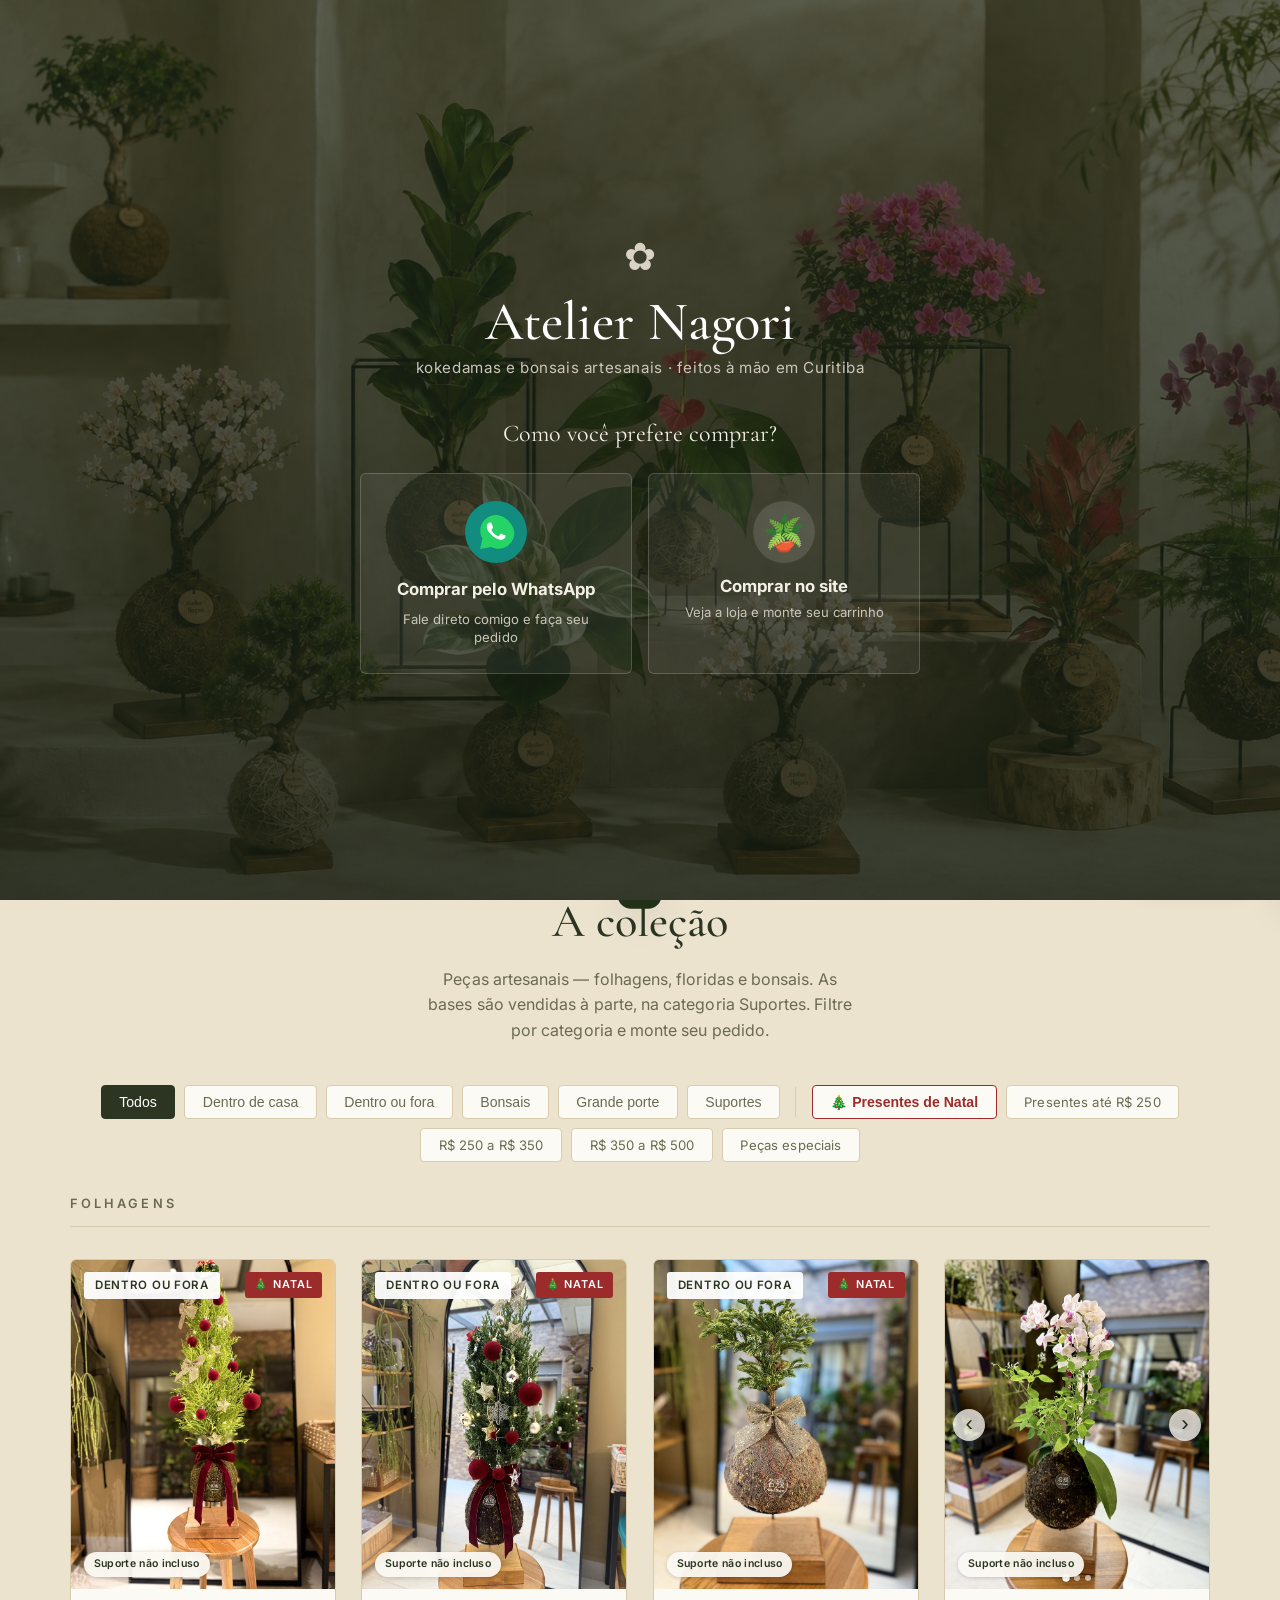
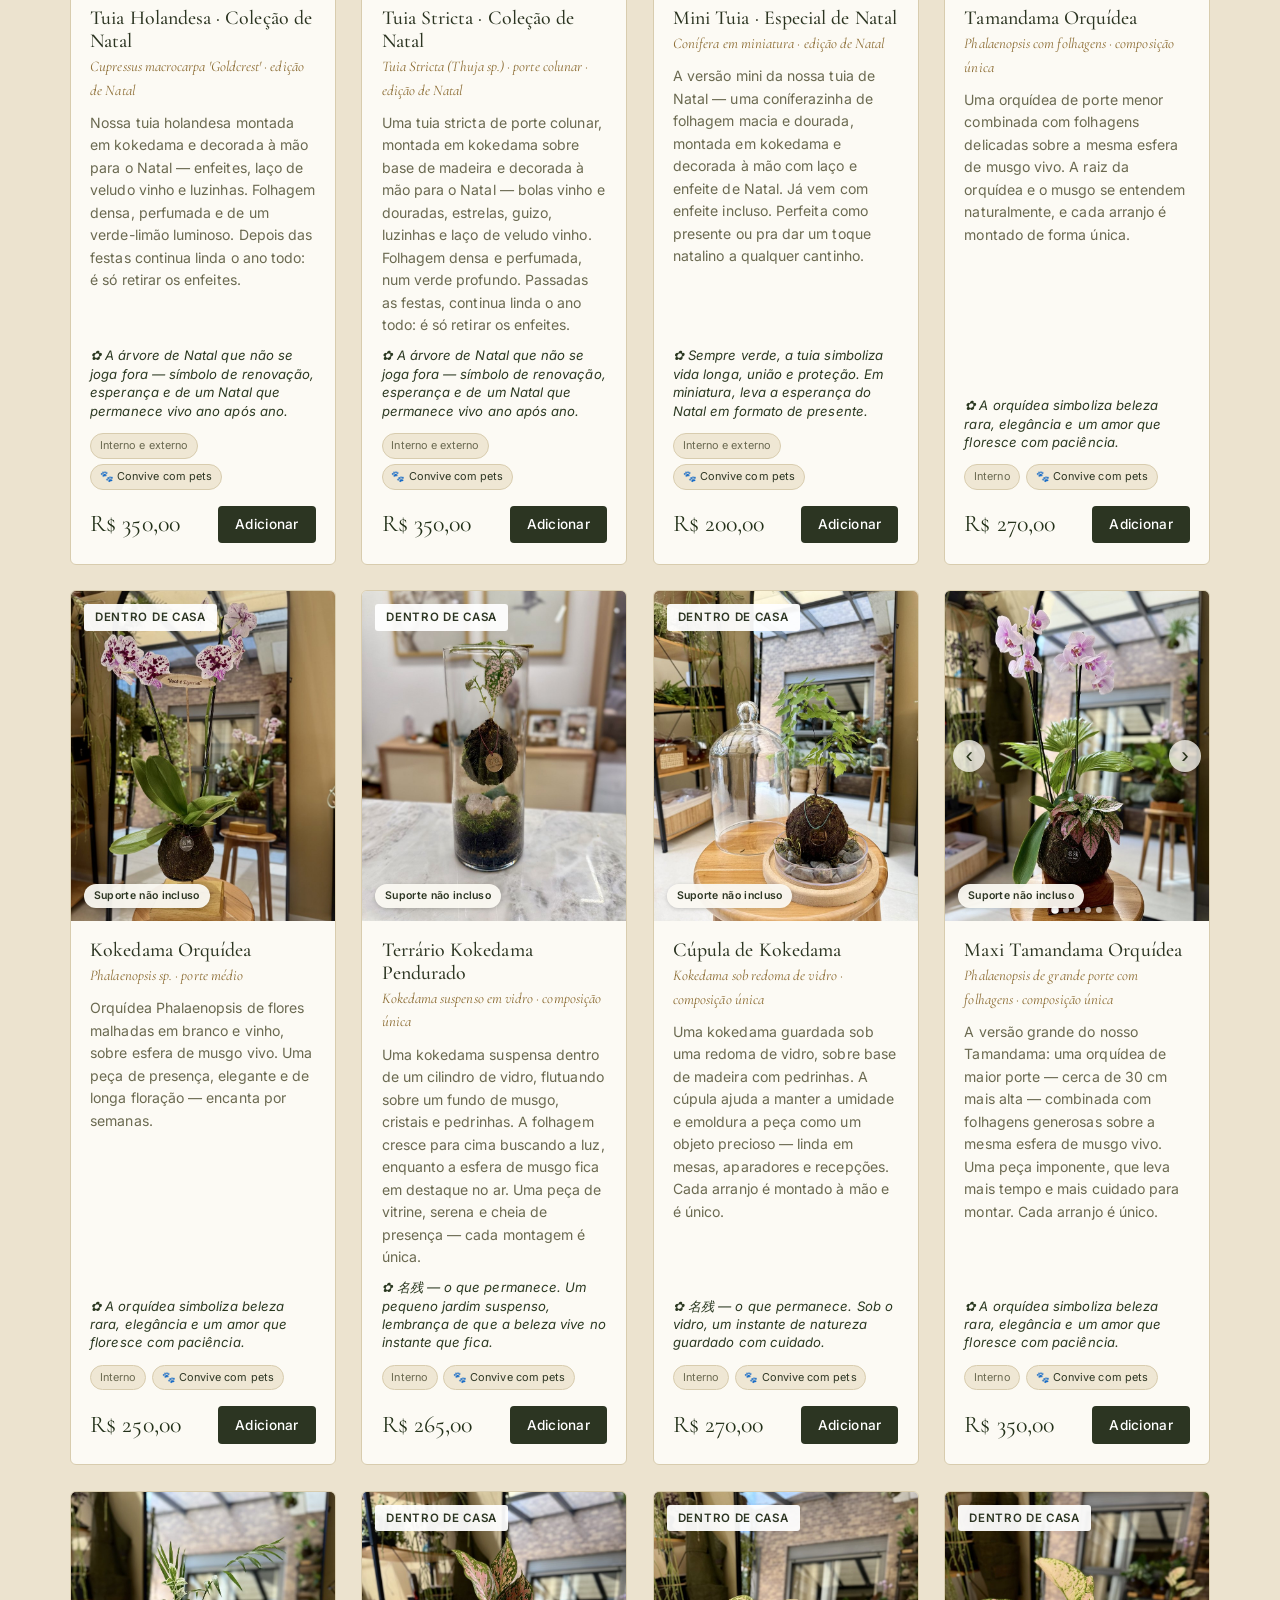
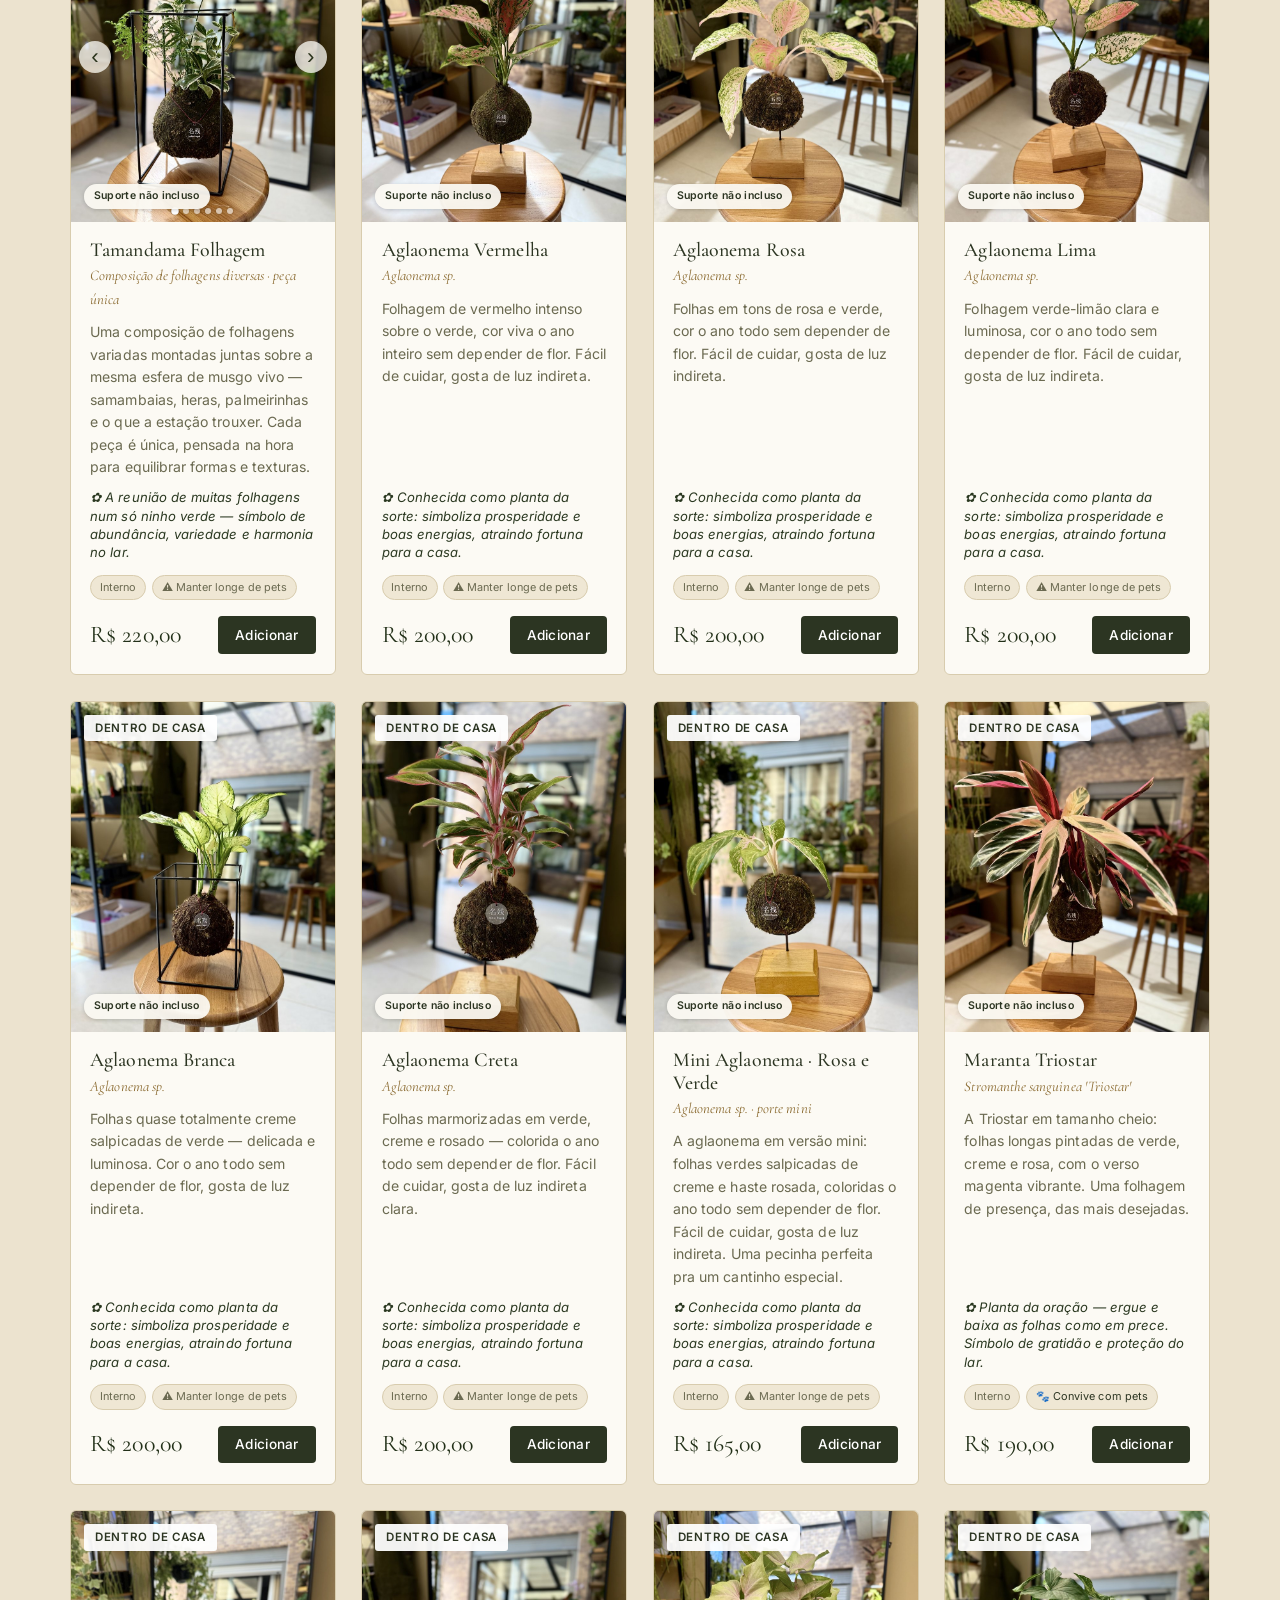
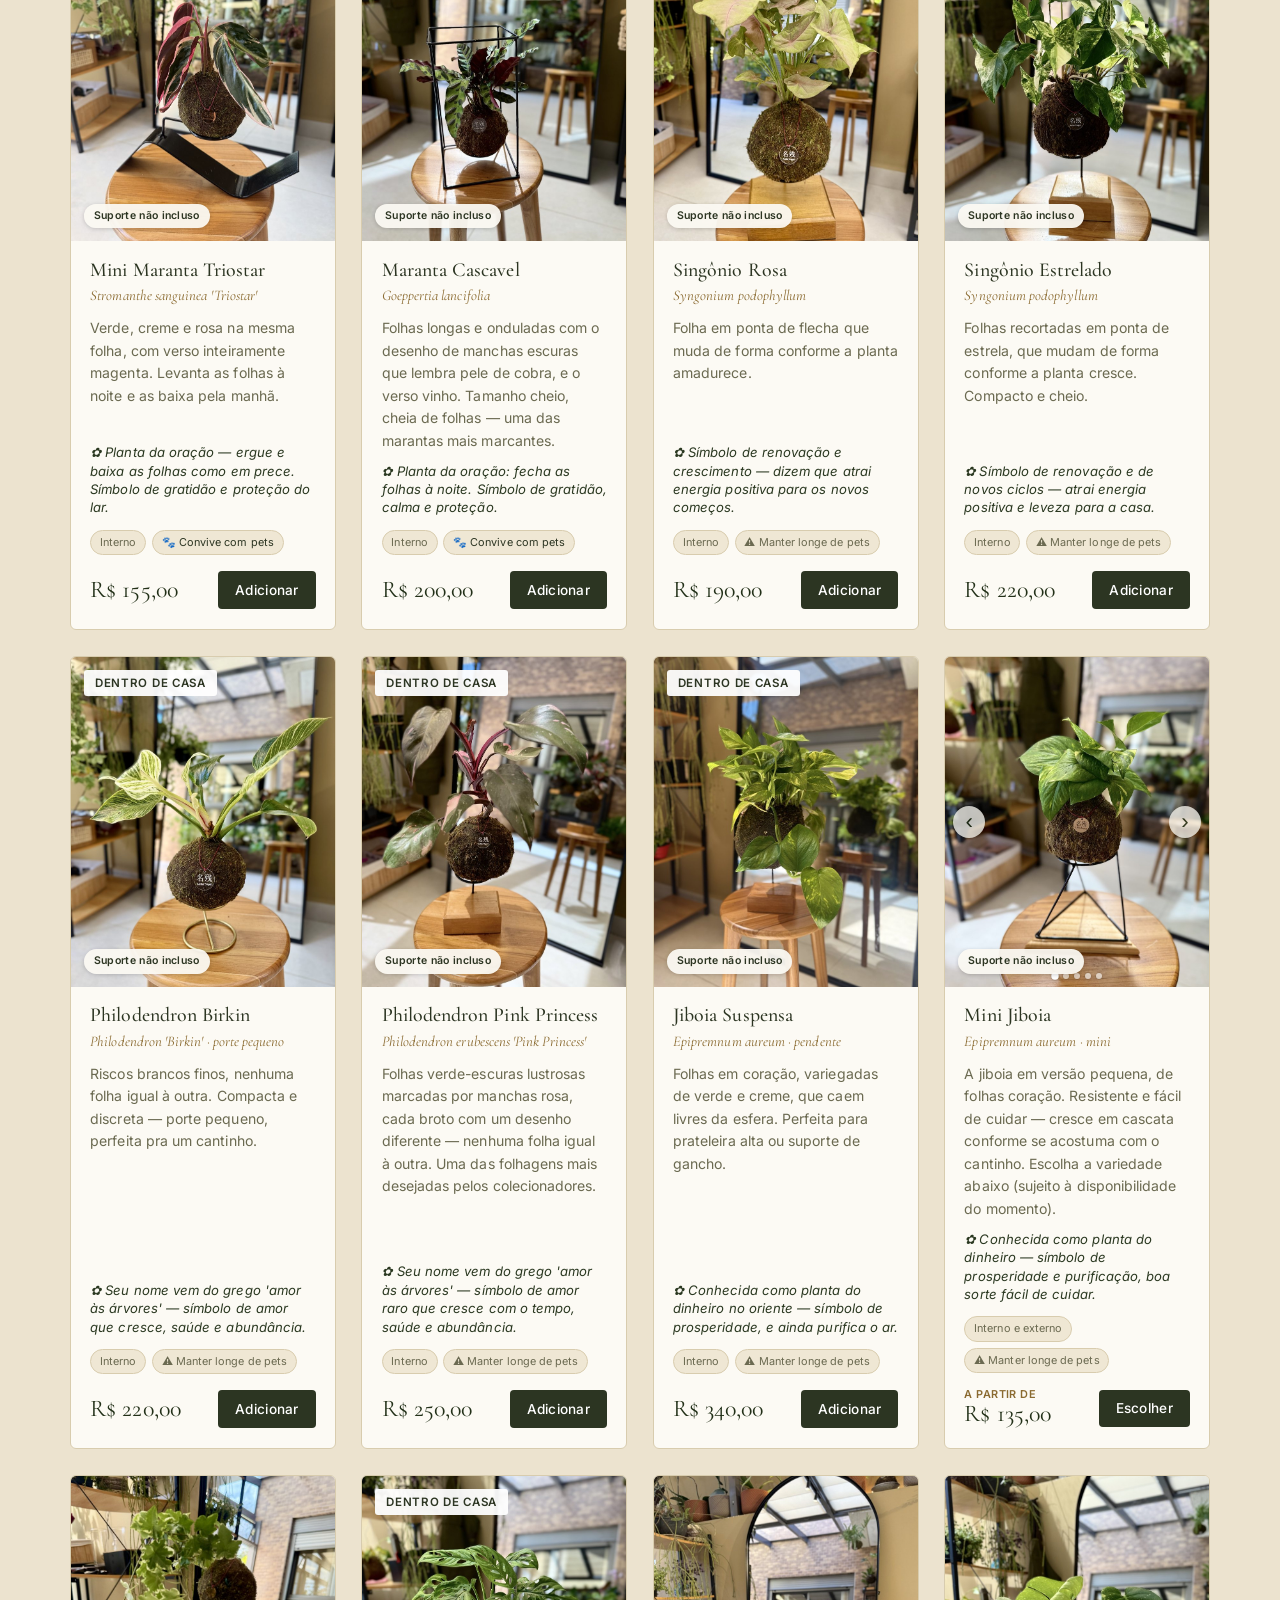
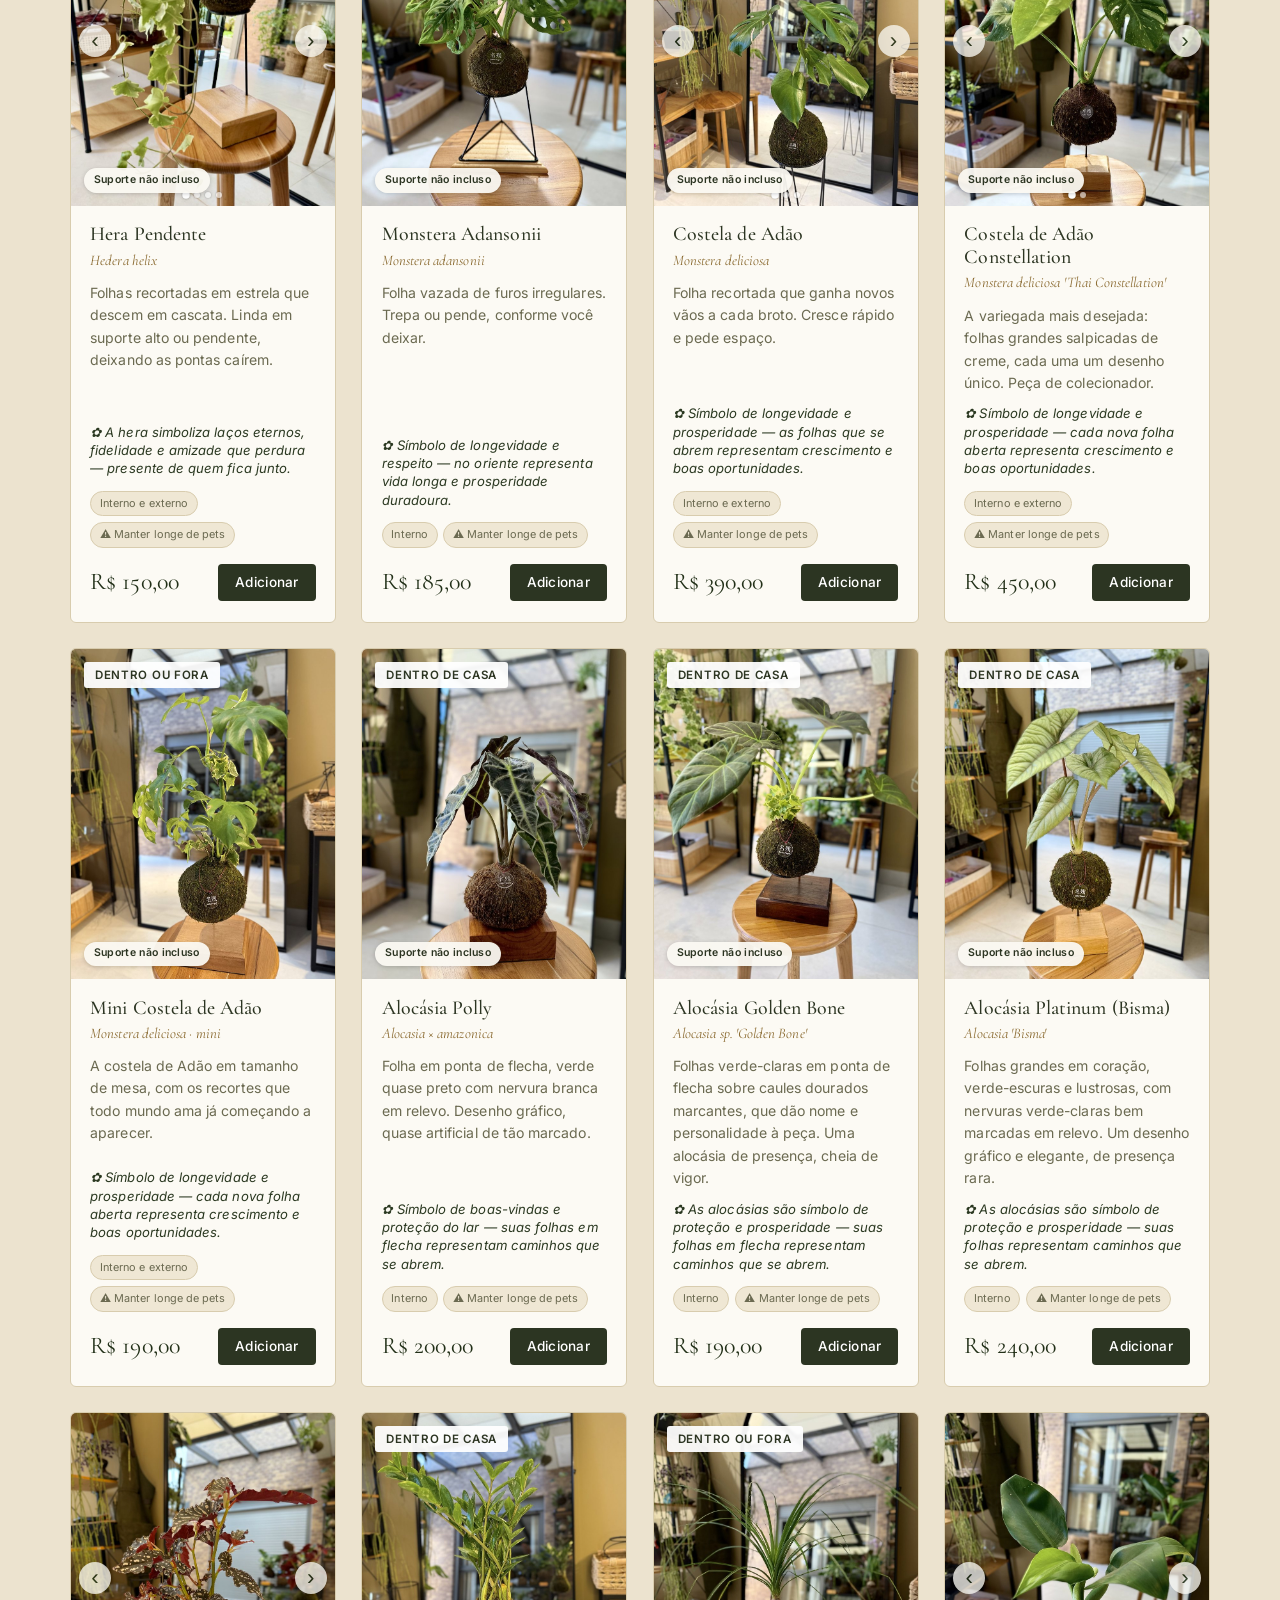
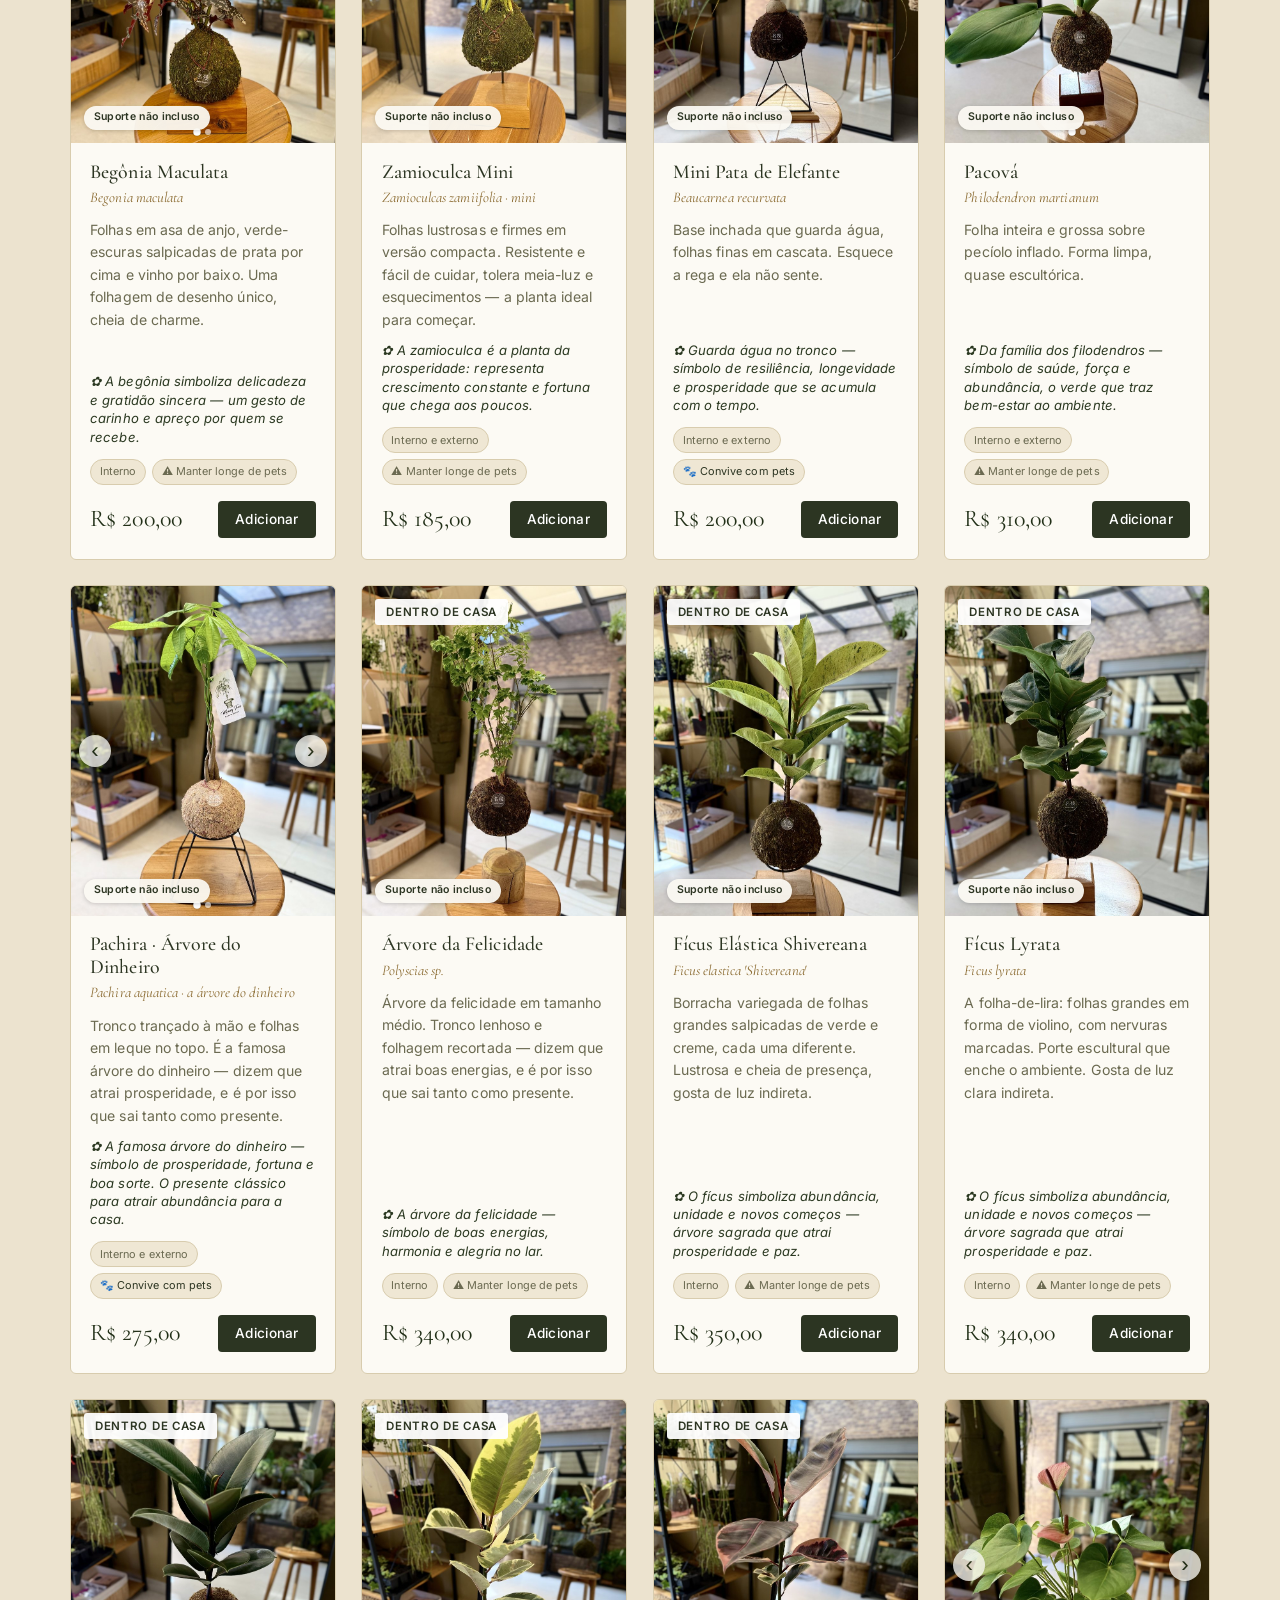
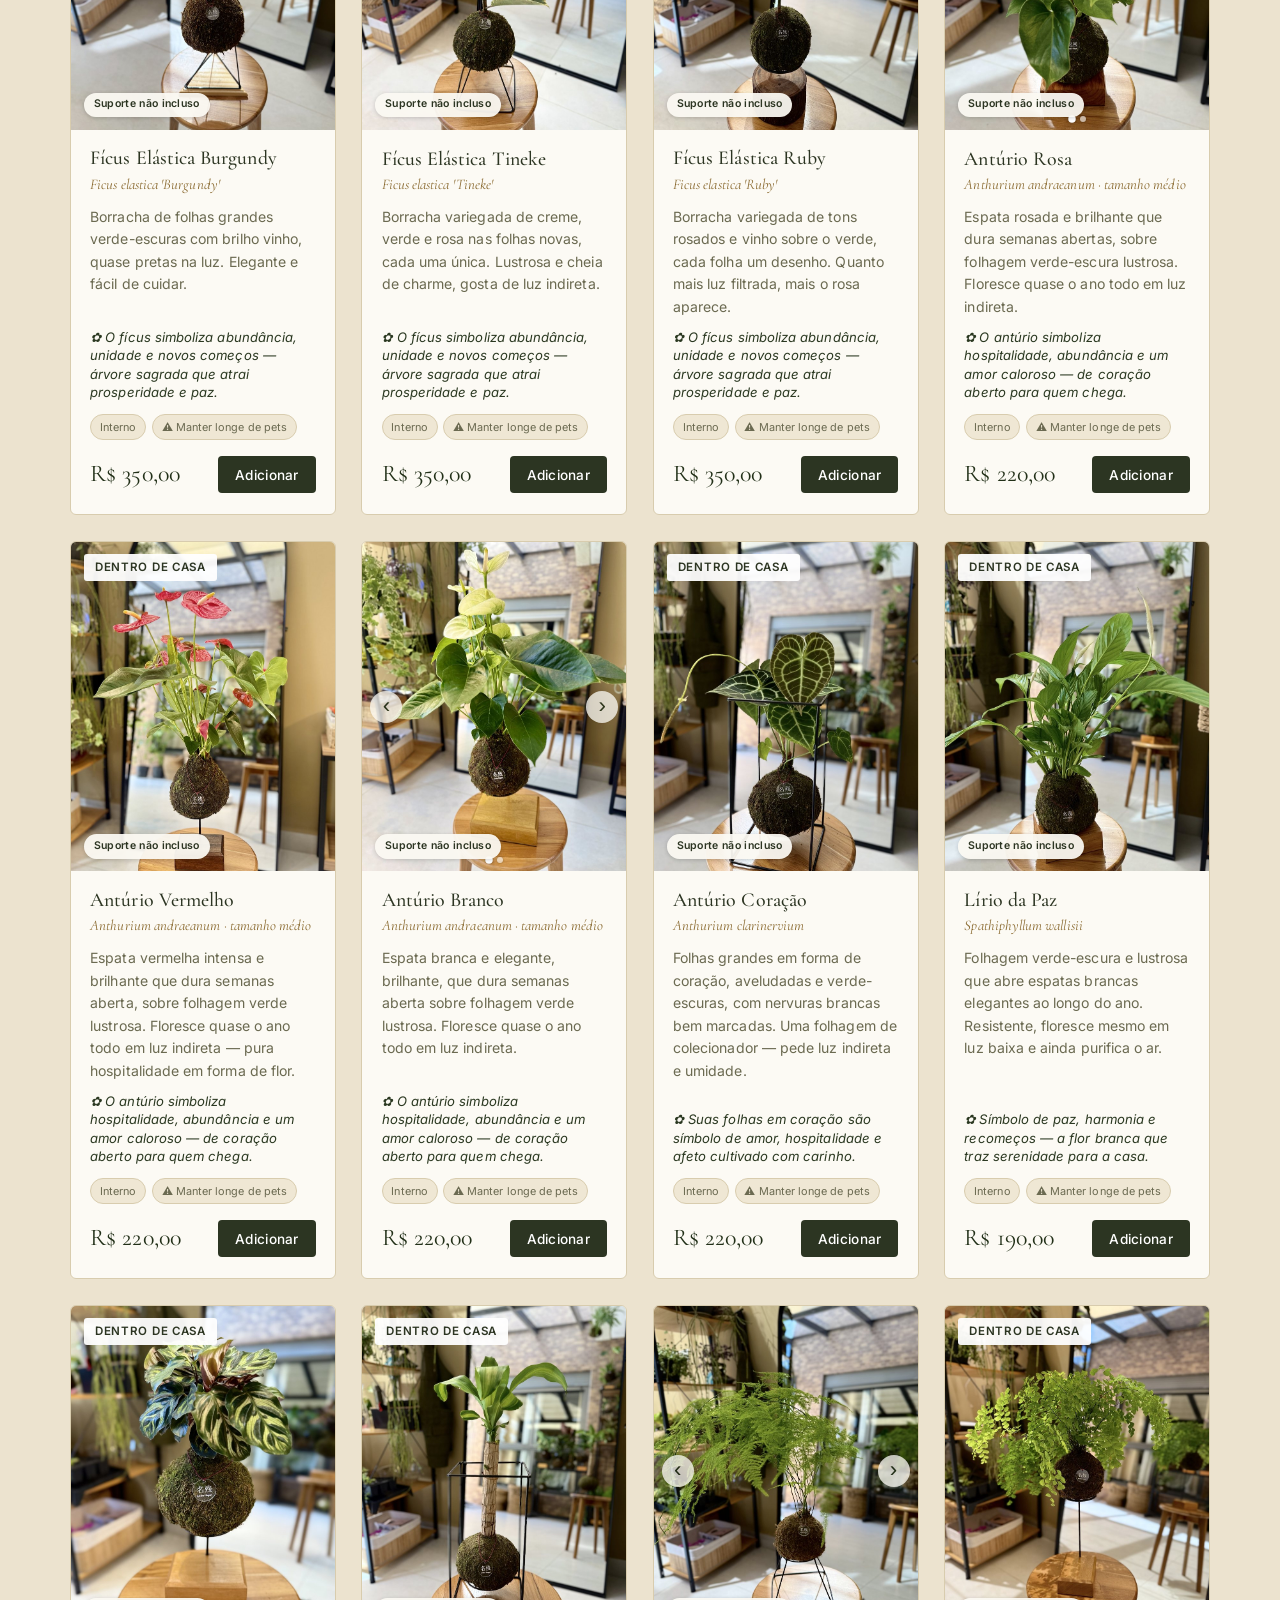
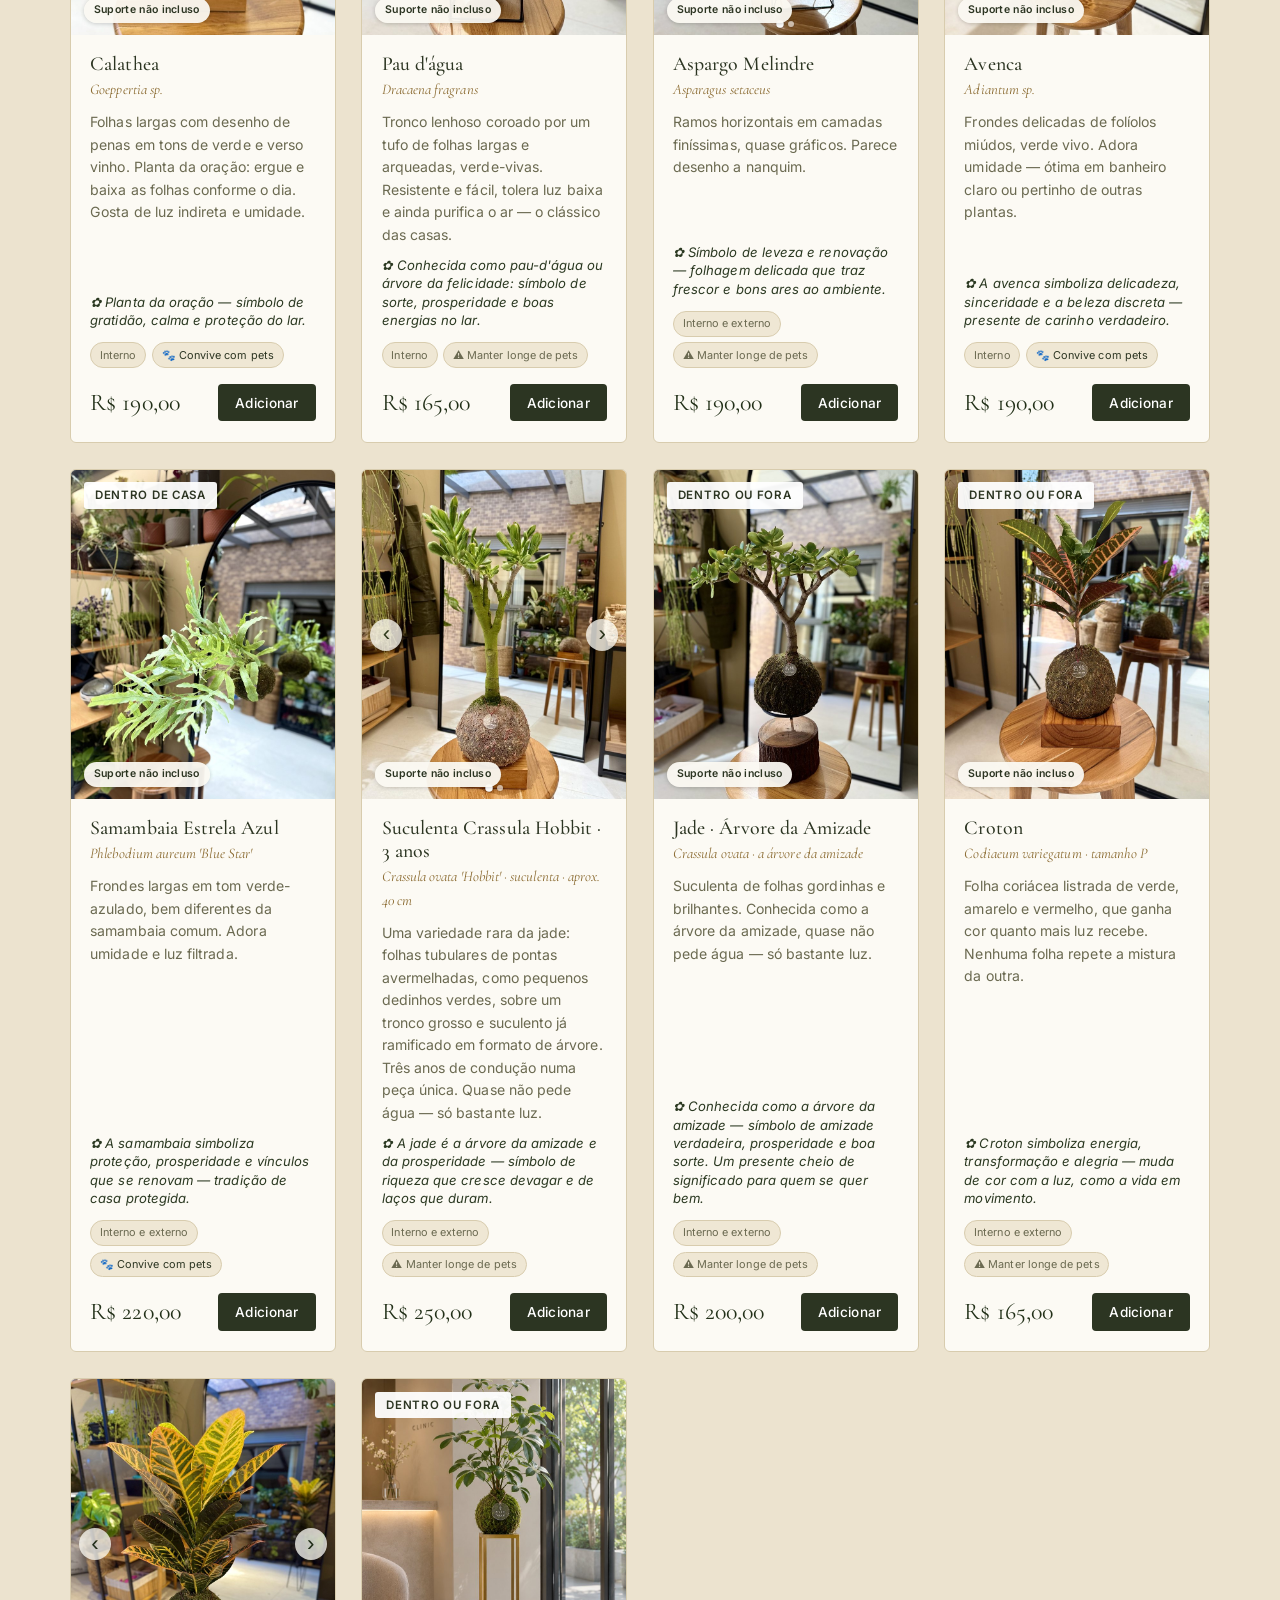
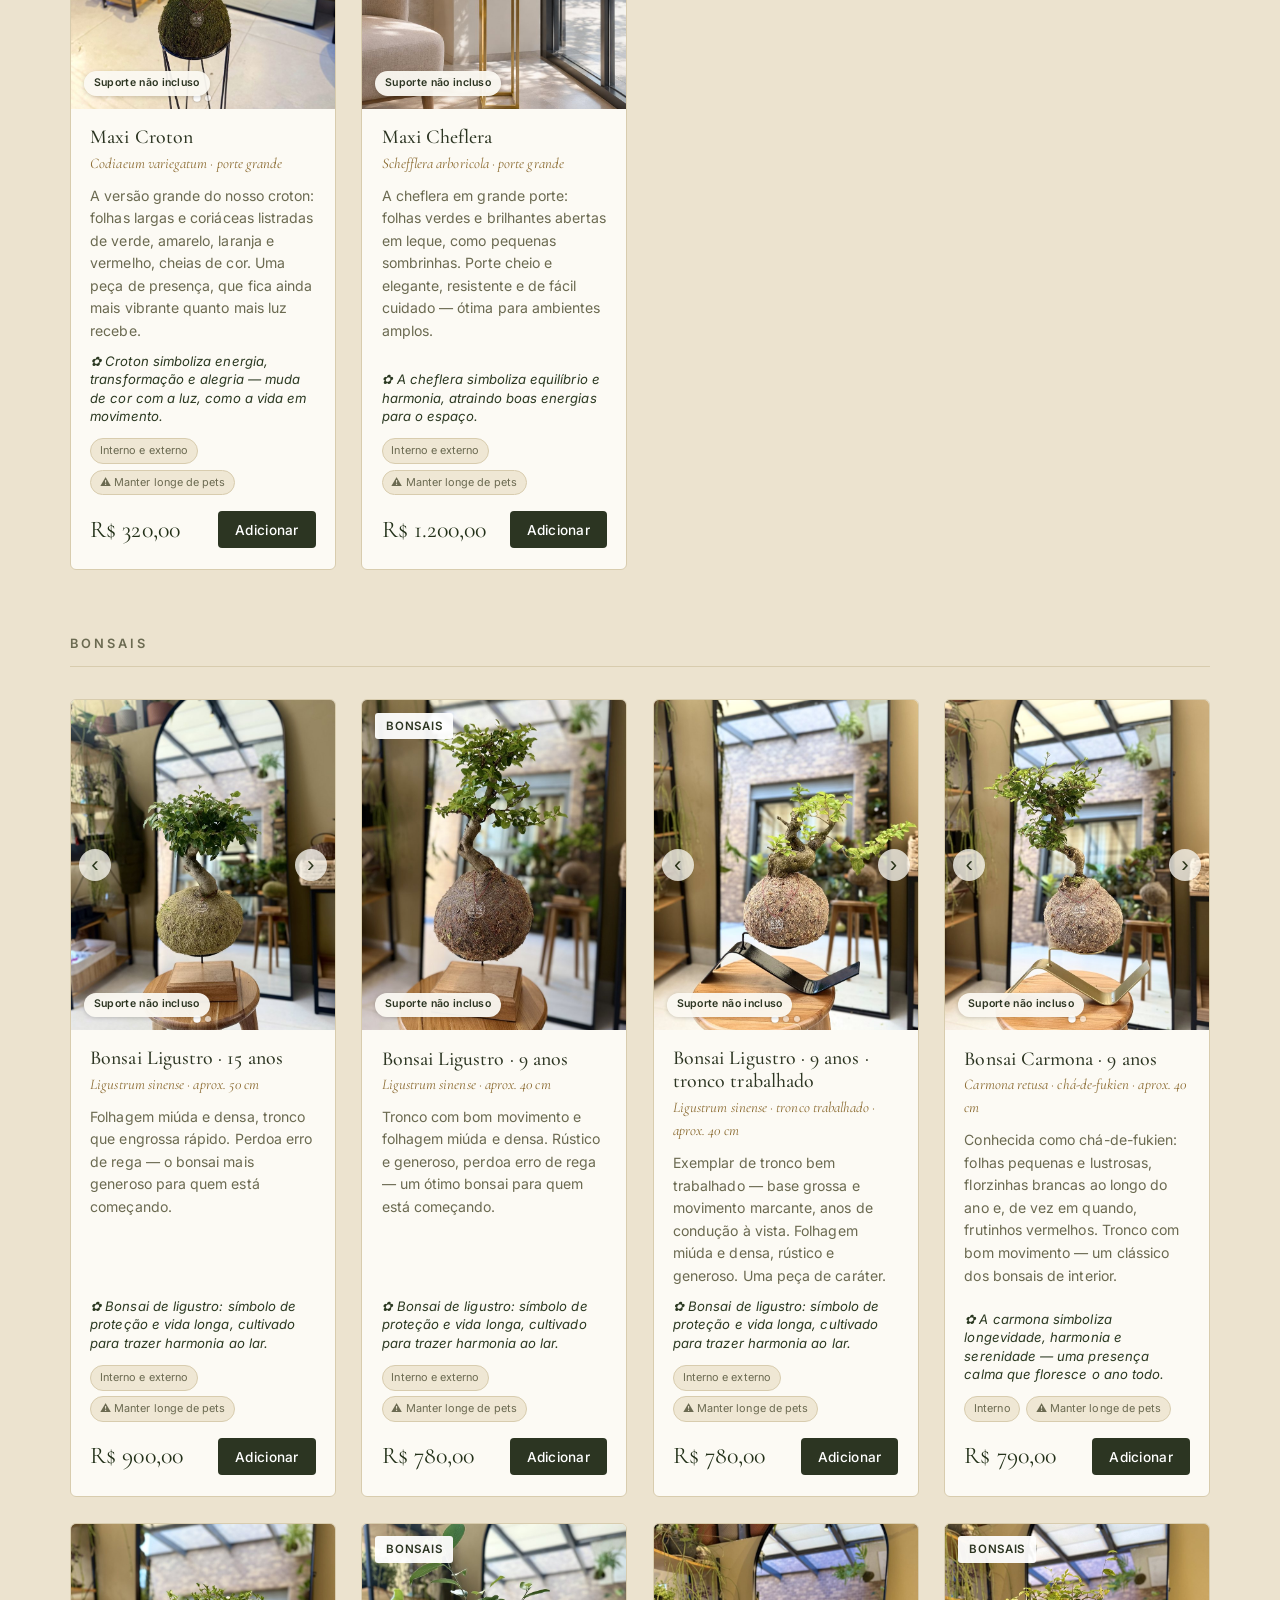
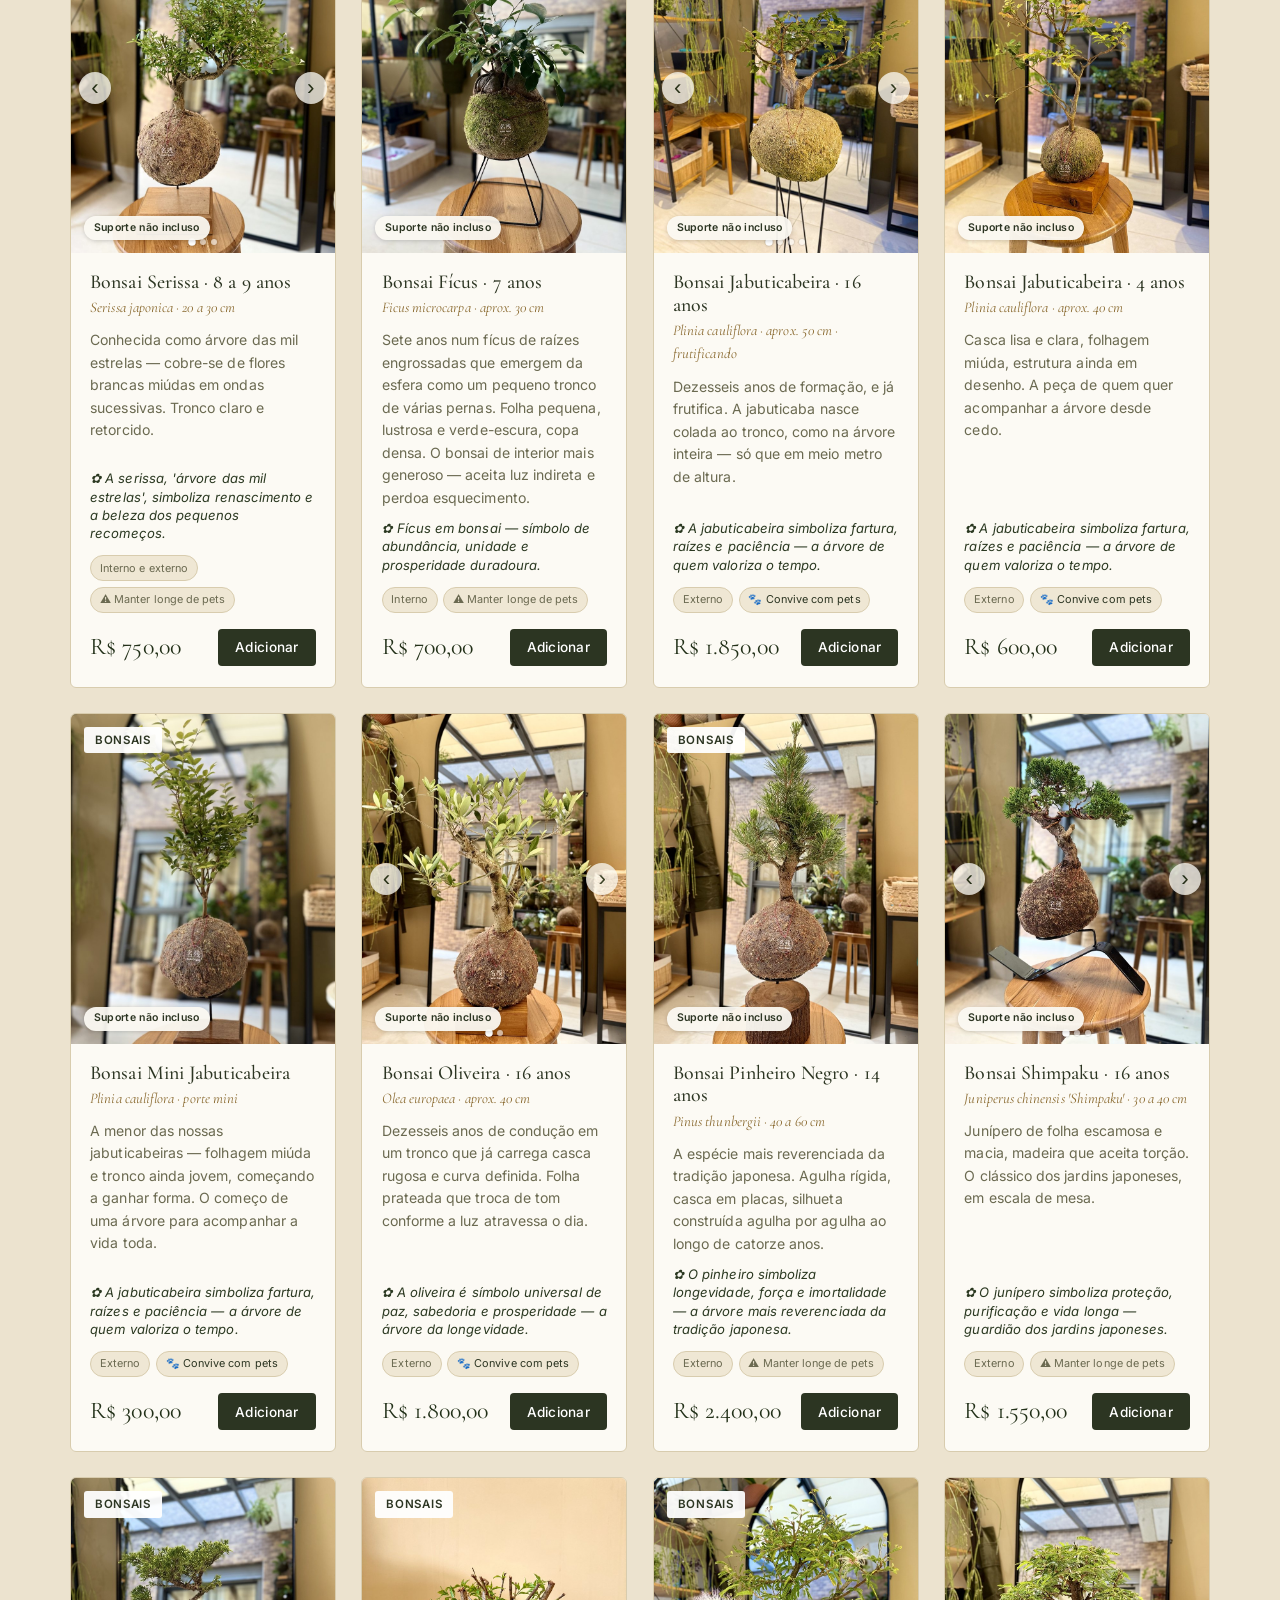
<file: index.html>
<!DOCTYPE html>
<html lang="pt-BR">
<head>
  <meta charset="UTF-8" />
  <meta name="viewport" content="width=device-width, initial-scale=1.0" />
  <title>Atelier Nagori | Kokedamas e Bonsais Artesanais em Curitiba</title>
  <meta name="description" content="Kokedamas, bonsais e arranjos artesanais feitos à mão em Curitiba. Presentes únicos em musgo vivo — retirada na cidade e envio para todo o Brasil." />
  <meta name="keywords" content="kokedama Curitiba, kokedamas, bonsai Curitiba, bonsais artesanais, presentes Curitiba, presente criativo, plantas em musgo, Atelier Nagori" />
  <meta name="author" content="Atelier Nagori" />
  <meta name="robots" content="index, follow, max-image-preview:large" />
  <link rel="canonical" href="https://ateliernagori.com.br/" />

  <!-- Localização (SEO local) -->
  <meta name="geo.region" content="BR-PR" />
  <meta name="geo.placename" content="Curitiba" />

  <!-- Open Graph (compartilhamento em redes / WhatsApp) -->
  <meta property="og:type" content="website" />
  <meta property="og:site_name" content="Atelier Nagori" />
  <meta property="og:locale" content="pt_BR" />
  <meta property="og:title" content="Atelier Nagori | Kokedamas e Bonsais Artesanais em Curitiba" />
  <meta property="og:description" content="Kokedamas, bonsais e arranjos artesanais feitos à mão em Curitiba. Presentes únicos em musgo vivo, com envio para todo o Brasil." />
  <meta property="og:url" content="https://ateliernagori.com.br/" />
  <meta property="og:image" content="https://ateliernagori.com.br/assets/hero/banner-natureza.jpg" />
  <meta name="twitter:card" content="summary_large_image" />
  <meta name="twitter:title" content="Atelier Nagori | Kokedamas e Bonsais em Curitiba" />
  <meta name="twitter:description" content="Kokedamas, bonsais e arranjos artesanais feitos à mão em Curitiba." />
  <meta name="twitter:image" content="https://ateliernagori.com.br/assets/hero/banner-natureza.jpg" />
  <meta name="theme-color" content="#3c6b34" />

  <!-- Dados estruturados: negócio local (ajuda o Google a mostrar o ateliê) -->
  <script type="application/ld+json">
  {
    "@context": "https://schema.org",
    "@type": "Store",
    "name": "Atelier Nagori",
    "description": "Kokedamas, bonsais e arranjos artesanais feitos à mão em Curitiba. Presentes únicos em musgo vivo, com envio para todo o Brasil.",
    "url": "https://ateliernagori.com.br/",
    "image": "https://ateliernagori.com.br/assets/hero/banner-natureza.jpg",
    "telephone": "+55-41-98707-4284",
    "priceRange": "R$$",
    "address": {
      "@type": "PostalAddress",
      "addressLocality": "Curitiba",
      "addressRegion": "PR",
      "addressCountry": "BR"
    },
    "areaServed": [
      { "@type": "City", "name": "Curitiba" },
      { "@type": "Country", "name": "Brasil" }
    ],
    "hasMap": "https://maps.app.goo.gl/V9ABBasXCJrZgStaA",
    "sameAs": [
      "https://www.instagram.com/ateliernagori"
    ],
    "makesOffer": [
      { "@type": "Offer", "itemOffered": { "@type": "Product", "name": "Kokedamas artesanais" } },
      { "@type": "Offer", "itemOffered": { "@type": "Product", "name": "Bonsais" } },
      { "@type": "Offer", "itemOffered": { "@type": "Product", "name": "Arranjos e presentes em musgo vivo" } }
    ]
  }
  </script>

  <link rel="preconnect" href="https://fonts.googleapis.com" />
  <link rel="preconnect" href="https://fonts.gstatic.com" crossorigin />
  <link href="https://fonts.googleapis.com/css2?family=Cormorant+Garamond:wght@400;500;600&family=Inter:wght@300;400;500;600&display=swap" rel="stylesheet" />
  <link rel="stylesheet" href="css/styles.css?v=325" />
  <link rel="icon" href="data:image/svg+xml,<svg xmlns='http://www.w3.org/2000/svg' viewBox='0 0 100 100'><circle cx='50' cy='62' r='30' fill='%236b5a3e'/><path d='M50 40 Q40 10 50 2 Q60 10 50 40' fill='%234e7c4a'/></svg>" />
</head>
<body>

  <!-- ================= TELA DE ENTRADA (splash) ================= -->
  <div class="splash" id="splash">
    <div class="splash-card">
      <div class="splash-brand">
        <span class="splash-mark" aria-hidden="true">✿</span>
        <h1>Atelier Nagori</h1>
        <p class="splash-sub">kokedamas e bonsais artesanais · feitos à mão em Curitiba</p>
      </div>
      <p class="splash-q">Como você prefere comprar?</p>
      <div class="splash-options">
        <a class="splash-opt splash-wa" data-wa-link href="#" target="_blank" rel="noopener">
          <span class="splash-ico" aria-hidden="true">
            <svg viewBox="0 0 32 32" width="42" height="42" fill="#fff">
              <path d="M16 3C9.4 3 4 8.4 4 15c0 2.1.6 4.1 1.6 5.9L4 29l8.3-1.6c1.7.9 3.6 1.4 5.7 1.4 6.6 0 12-5.4 12-12S22.6 3 16 3z" fill="#25D366"/>
              <path d="M22.6 18.6c-.4-.2-2.1-1-2.4-1.2-.3-.1-.6-.2-.8.2-.2.4-.9 1.2-1.1 1.4-.2.2-.4.2-.8.1-.4-.2-1.5-.6-2.9-1.8-1.1-1-1.8-2.2-2-2.5-.2-.4 0-.5.2-.7.2-.2.4-.4.5-.7.2-.2.2-.4.4-.7.1-.2 0-.5 0-.7-.1-.2-.8-2-1.1-2.7-.3-.7-.6-.6-.8-.6h-.7c-.2 0-.6.1-.9.5-.3.4-1.2 1.2-1.2 2.9 0 1.7 1.2 3.4 1.4 3.6.2.2 2.5 3.8 6 5.3.8.4 1.5.6 2 .8.8.3 1.6.2 2.2.1.7-.1 2.1-.9 2.4-1.7.3-.8.3-1.5.2-1.7-.1-.1-.3-.2-.7-.4z" fill="#fff"/>
            </svg>
          </span>
          <strong>Comprar pelo WhatsApp</strong>
          <small>Fale direto comigo e faça seu pedido</small>
        </a>
        <button class="splash-opt splash-site" id="enterSite">
          <span class="splash-ico splash-ico-leaf" aria-hidden="true">🪴</span>
          <strong>Comprar no site</strong>
          <small>Veja a loja e monte seu carrinho</small>
        </button>
      </div>
    </div>
  </div>

  <!-- ================= HEADER ================= -->
  <header class="site-header" id="top">
    <div class="container header-inner">
      <a href="#top" class="brand">
        <span class="brand-mark" aria-hidden="true">✿</span>
        <span class="brand-text">
          <strong>Atelier Nagori</strong>
          <em>kokedamas &amp; bonsais</em>
        </span>
      </a>
      <nav class="main-nav" id="mainNav" aria-label="Navegação principal">
        <a href="#produtos">Loja</a>
        <a href="#produtos" data-cat-link="folhagens">Folhagens</a>
        <a href="#produtos" data-cat-link="bonsai">Bonsais</a>
        <a href="#produtos" data-cat-link="suporte">Suportes</a>
        <a href="#sobre">Sobre</a>
        <a href="#frete">Frete</a>
        <a href="#contato">Contato</a>
      </nav>
      <a class="ig-btn" id="igHeader" href="https://instagram.com/ateliernagori" target="_blank" rel="noopener" aria-label="Instagram do Atelier Nagori">
        <svg viewBox="0 0 24 24" width="21" height="21" fill="none" stroke="currentColor" stroke-width="1.7">
          <rect x="3" y="3" width="18" height="18" rx="5"/>
          <circle cx="12" cy="12" r="4"/>
          <circle cx="17.4" cy="6.6" r="1.1" fill="currentColor" stroke="none"/>
        </svg>
      </a>
      <button class="cart-btn" id="cartBtn" aria-label="Abrir carrinho">
        <svg viewBox="0 0 24 24" width="22" height="22" fill="none" stroke="currentColor" stroke-width="1.6">
          <path d="M6 6h15l-1.5 9h-12z" stroke-linejoin="round"/>
          <circle cx="9" cy="20" r="1.4"/><circle cx="18" cy="20" r="1.4"/>
          <path d="M6 6 5 3H2" stroke-linecap="round"/>
        </svg>
        <span class="cart-count" id="cartCount">0</span>
      </button>
      <button class="nav-toggle" id="navToggle" aria-label="Abrir menu" aria-expanded="false" aria-controls="mainNav">
        <span></span><span></span><span></span>
      </button>
    </div>
  </header>

  <!-- ================= HERO ================= -->
  <section class="hero">
    <div class="container hero-inner">
      <div class="hero-text">
        <p class="eyebrow">名残 · nagori — a beleza do que permanece</p>
        <h1>Kokedamas e bonsais<br>que carregam o tempo</h1>
        <p class="lead">
          Plantas e árvores feitas à mão, uma a uma, sobre esferas de musgo vivo.
          Da folhagem de mesa ao bonsai formado ao longo de anos — escolha a sua
          e receba em casa, em qualquer canto do país.
        </p>
        <div class="hero-actions">
          <a href="#produtos" class="btn btn-primary">Ver a coleção</a>
          <a href="#sobre" class="btn btn-ghost">Nossa história</a>
        </div>
      </div>
      <div class="hero-art">
        <div class="hero-carousel" data-hero-carousel>
          <div class="hero-track">
            <div class="hero-slide">
              <img src="assets/hero/banner-natureza.jpg" alt="Atelier Nagori — Natureza que decora. Leve para o seu espaço uma peça única, feita à mão." />
            </div>
            <div class="hero-slide">
              <img src="assets/hero/entrada-43.jpg" alt="Coleção de kokedamas e bonsais do Atelier Nagori" />
            </div>
            <div class="hero-slide">
              <img src="assets/hero/banner-curitiba.jpg" alt="Atelier Nagori — É de Curitiba? Receba seu pedido no mesmo dia. Consulte disponibilidade." />
            </div>
            <div class="hero-slide">
              <img src="assets/hero/banner-viagem.jpg" alt="Atelier Nagori — Nossos bonsais aguentam tranquilamente a viagem até você. Vão embalados, hidratados e chegam perfeitos na sua casa." />
            </div>
          </div>
          <button class="hero-nav hero-prev" aria-label="Imagem anterior">‹</button>
          <button class="hero-nav hero-next" aria-label="Próxima imagem">›</button>
          <span class="hero-dots"><i class="on"></i><i></i><i></i><i></i></span>
        </div>
      </div>
    </div>
  </section>

  <!-- ================= SELOS ================= -->
  <section class="badges">
    <div class="container badges-inner">
      <div class="badge"><span>✿</span> Feito à mão em <strong data-origem>Curitiba</strong></div>
      <div class="badge"><span>⚡</span> <strong>Curitiba: entrega no mesmo dia</strong></div>
      <div class="badge"><span>❁</span> Entrega para <strong>todo o Brasil</strong></div>
      <div class="badge"><span>❀</span> Pagamento seguro via <strong>InfinitePay</strong></div>
      <div class="badge"><span>✽</span> Frete grátis acima de <strong id="freteGratisLabel">R$ 350</strong></div>
    </div>
  </section>

  <!-- ================= PRODUTOS ================= -->
  <section class="section" id="produtos">
    <div class="container">
      <div class="section-head">
        <h2>A coleção</h2>
        <p>Peças artesanais — folhagens, floridas e bonsais. As bases são vendidas à parte, na categoria Suportes. Filtre por categoria e monte seu pedido.</p>
      </div>
      <div class="filters" id="filters" role="tablist" aria-label="Filtrar por categoria"></div>
      <div class="product-grid" id="productGrid"></div>
    </div>
  </section>

  <!-- ================= SOBRE / NOSSA HISTÓRIA ================= -->
  <section class="section section-alt" id="sobre">
    <div class="container">
      <div class="sobre-intro">
        <p class="eyebrow">Sobre o ateliê</p>
        <h2>Musgo, terra e tempo</h2>
        <p>
          <em>Nagori</em> é o que as ondas deixam na areia ao se retirarem — o
          vestígio silencioso do que passou e permaneceu. É esse o espírito de
          cada peça: nasce devagar, com as mãos, sem pressa de ficar pronta.
          Nada aqui é feito em série. Escolhemos a planta, preparamos com cuidado
          e embalamos com carinho, para que ela chegue até você linda e em
          perfeito estado — pronta para encantar.
        </p>
      </div>

      <figure class="sobre-fig">
        <img src="assets/sobre-pedido.jpg"
          alt="Assim o seu pedido chega até você — Atelier Nagori. Seu pedido inclui kokedama pronta em suporte, manual de cuidados e tag exclusiva Atelier Nagori. Embalagem segura, transporte protegido, feito à mão e enviado com carinho." />
      </figure>

      <div class="sobre-cta">
        <a href="#produtos" class="btn btn-primary">Quero o meu</a>
      </div>
    </div>
  </section>


  <!-- ================= FRETE ================= -->
  <section class="section section-alt" id="frete">
    <div class="container">
      <div class="section-head">
        <h2>Frete nacional</h2>
        <p>Calcule o valor e o prazo para o seu CEP. Enviamos por diversas transportadoras — você escolhe a que preferir.</p>
      </div>
      <div class="frete-box">
        <div class="frete-form">
          <label for="freteCep">Seu CEP</label>
          <div class="cep-row">
            <input type="text" id="freteCep" inputmode="numeric" placeholder="00000-000" maxlength="9" />
            <button class="btn btn-primary" id="freteCalc">Calcular</button>
          </div>
          <small id="freteLocal" class="frete-local"></small>
          <p class="frete-note">Valores estimados para 1 kokedama saindo de <span data-origem-uf>Curitiba/PR</span>. O valor final considera a quantidade do seu pedido no carrinho.</p>
        </div>
        <div class="frete-results" id="freteResults">
          <p class="frete-placeholder">Digite seu CEP para ver as opções de entrega.</p>
        </div>
      </div>
    </div>
  </section>

  <!-- ================= CONTATO ================= -->
  <section class="section" id="contato">
    <div class="container contact-inner">
      <div class="contact-text">
        <p class="eyebrow">Fale com a gente</p>
        <h2>Dúvidas, encomendas<br>e peças personalizadas</h2>
        <p>Faz um kokedama especial de presente? Quer uma espécie que não está na loja? Escreva pra gente — respondemos com carinho.</p>
        <ul class="contact-list">
          <li><a id="waLink" href="#" target="_blank" rel="noopener">WhatsApp</a></li>
          <li><a id="mailLink" href="#">E-mail</a></li>
          <li><a id="igLink" href="#" target="_blank" rel="noopener">Instagram</a></li>
          <li><a id="gmapsLink" href="https://maps.app.goo.gl/V9ABBasXCJrZgStaA" target="_blank" rel="noopener">Google Maps</a></li>
        </ul>
        <div class="contact-map">
          <iframe title="Atelier Nagori no Google Maps" src="https://www.google.com/maps?q=Atelier%20Nagori%20Curitiba&amp;output=embed" loading="lazy" referrerpolicy="no-referrer-when-downgrade"></iframe>
        </div>
      </div>
      <form class="contact-form" id="contactForm">
        <div class="field">
          <label for="cNome">Nome</label>
          <input type="text" id="cNome" required />
        </div>
        <div class="field">
          <label for="cEmail">E-mail</label>
          <input type="email" id="cEmail" required />
        </div>
        <div class="field">
          <label for="cTel">WhatsApp (opcional)</label>
          <input type="tel" id="cTel" />
        </div>
        <div class="field">
          <label for="cMsg">Mensagem</label>
          <textarea id="cMsg" rows="4" required></textarea>
        </div>
        <button type="submit" class="btn btn-primary btn-block">Enviar mensagem</button>
        <p class="form-hint" id="contactHint"></p>
      </form>
    </div>
  </section>

  <!-- ================= FOOTER ================= -->
  <footer class="site-footer">
    <div class="container footer-inner">
      <div class="footer-brand">
        <strong>Atelier Nagori</strong>
        <span>Kokedamas e bonsais · feitos à mão em Curitiba, PR</span>
      </div>
      <div class="footer-links">
        <a href="#produtos">Loja</a>
        <a href="#produtos" data-cat-link="folhagens">Folhagens</a>
        <a href="#produtos" data-cat-link="bonsai">Bonsais</a>
        <a href="#produtos" data-cat-link="suporte">Suportes</a>
        <a href="#frete">Frete</a>
        <a href="#contato">Contato</a>
      </div>
    </div>
    <p class="footer-copy">© <span id="year"></span> Atelier Nagori. Todos os direitos reservados.</p>
  </footer>

  <!-- ================= CARRINHO (drawer) ================= -->
  <div class="drawer-overlay" id="drawerOverlay"></div>
  <aside class="cart-drawer" id="cartDrawer" aria-label="Carrinho de compras" aria-hidden="true">
    <div class="cart-head">
      <h3>Seu carrinho</h3>
      <button class="close-btn" id="cartClose" aria-label="Fechar">×</button>
    </div>
    <div class="cart-scroll">
    <div class="cart-items" id="cartItems"></div>
    <div class="cart-foot" id="cartFoot">
      <!-- Cálculo de frete no carrinho -->
      <div class="cart-ship">
        <label for="cartCep">Calcular frete — CEP</label>
        <div class="cep-row">
          <input type="text" id="cartCep" inputmode="numeric" placeholder="00000-000" maxlength="9" />
          <button class="btn btn-ghost btn-sm" id="cartShipCalc">Ver opções</button>
        </div>
        <div class="cart-ship-options" id="cartShipOptions"></div>
      </div>

      <!-- Dados de entrega (para o pedido chegar completo no e-mail) -->
      <div class="cart-address">
        <label class="ca-title">Dados de entrega</label>
        <input type="text" id="adNome" placeholder="Nome completo" autocomplete="name" />
        <input type="tel" id="adTel" placeholder="WhatsApp / telefone" autocomplete="tel" />
        <div class="ca-row">
          <input type="text" id="adRua" placeholder="Rua / logradouro" autocomplete="address-line1" />
          <input type="text" id="adNum" placeholder="Nº" class="ca-num" autocomplete="off" />
        </div>
        <input type="text" id="adCompl" placeholder="Complemento (opcional)" autocomplete="address-line2" />
        <input type="text" id="adBairro" placeholder="Bairro" />
        <div class="ca-row">
          <input type="text" id="adCidade" placeholder="Cidade" autocomplete="address-level2" />
          <input type="text" id="adUf" placeholder="UF" class="ca-uf" maxlength="2" autocomplete="address-level1" />
        </div>
        <small class="ca-hint">Preencha o CEP acima para calcular o frete — cidade e rua são preenchidas automaticamente.</small>
      </div>

      <p class="base-hint">As bases são vendidas à parte — veja a categoria <a href="#produtos" data-cat-link="suporte">Suportes</a> e adicione a sua ao carrinho junto com a peça.</p>

      <div class="cart-totals">
        <div class="line"><span>Subtotal</span><span id="sumSubtotal">R$ 0,00</span></div>
        <div class="line" id="lineBase" hidden><span id="labelBase">Bases especiais</span><span id="sumBase">—</span></div>
        <div class="line"><span>Frete</span><span id="sumFrete">—</span></div>
        <div class="line total"><span>Total</span><span id="sumTotal">R$ 0,00</span></div>
        <div class="line pix" id="linePix" hidden><span>💚 No Pix <small id="pixLabel">(5% off)</small></span><span id="sumPix">R$ 0,00</span></div>
      </div>

      <button class="btn btn-primary btn-block" id="checkoutBtn">Finalizar compra</button>
      <button class="btn btn-ghost btn-block btn-sm" id="waOrderBtn">Pedir pelo WhatsApp</button>
      <p class="cart-secure">🔒 Pagamento processado com segurança pela InfinitePay (Pix, crédito e débito).<br>💚 5% de desconto pagando no Pix.</p>
    </div>
    </div>
    <div class="cart-empty" id="cartEmpty">
      <p>Seu carrinho está vazio.</p>
      <button class="btn btn-primary" id="cartEmptyBtn">Ver a coleção</button>
    </div>
  </aside>

  <!-- ================= BOTÃO FLUTUANTE WHATSAPP ================= -->
  <a class="wa-float" data-wa-link href="#" target="_blank" rel="noopener" aria-label="Falar no WhatsApp">
    <svg viewBox="0 0 32 32" width="30" height="30" fill="#fff" aria-hidden="true">
      <path d="M16 3C9.4 3 4 8.4 4 15c0 2.1.6 4.1 1.6 5.9L4 29l8.3-1.6c1.7.9 3.6 1.4 5.7 1.4 6.6 0 12-5.4 12-12S22.6 3 16 3z" opacity="0"/>
      <path d="M22.6 18.6c-.4-.2-2.1-1-2.4-1.2-.3-.1-.6-.2-.8.2-.2.4-.9 1.2-1.1 1.4-.2.2-.4.2-.8.1-.4-.2-1.5-.6-2.9-1.8-1.1-1-1.8-2.2-2-2.5-.2-.4 0-.5.2-.7.2-.2.4-.4.5-.7.2-.2.2-.4.4-.7.1-.2 0-.5 0-.7-.1-.2-.8-2-1.1-2.7-.3-.7-.6-.6-.8-.6h-.7c-.2 0-.6.1-.9.5-.3.4-1.2 1.2-1.2 2.9 0 1.7 1.2 3.4 1.4 3.6.2.2 2.5 3.8 6 5.3.8.4 1.5.6 2 .8.8.3 1.6.2 2.2.1.7-.1 2.1-.9 2.4-1.7.3-.8.3-1.5.2-1.7-.1-.1-.3-.2-.7-.4z"/>
    </svg>
    <span class="wa-float-txt">WhatsApp</span>
  </a>

  <!-- ================= TOAST ================= -->
  <div class="toast" id="toast" role="status" aria-live="polite"></div>

  <!-- ================= MODAL PRODUTO ================= -->
  <div class="modal-overlay" id="modalOverlay">
    <div class="modal" id="productModal" role="dialog" aria-modal="true"></div>
  </div>

  <script src="js/config.js?v=325"></script>
  <script src="js/products.js?v=325"></script>
  <script src="js/app.js?v=325"></script>
</body>
</html>
</file>
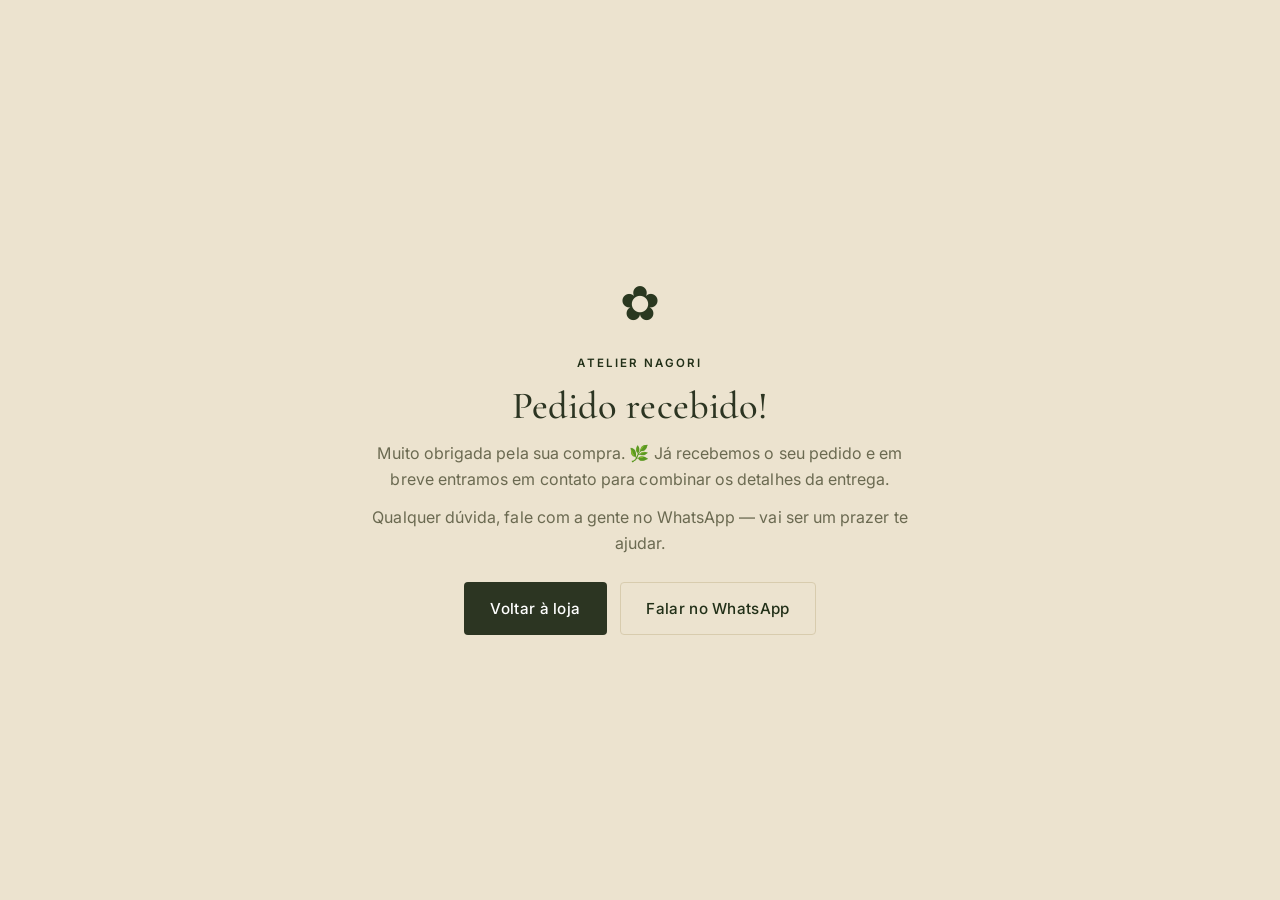
<file: obrigado.html>
<!DOCTYPE html>
<html lang="pt-BR">
<head>
  <meta charset="UTF-8" />
  <meta name="viewport" content="width=device-width, initial-scale=1.0" />
  <title>Pedido recebido — Atelier Nagori</title>
  <meta name="robots" content="noindex, nofollow" />
  <link rel="preconnect" href="https://fonts.googleapis.com" />
  <link rel="preconnect" href="https://fonts.gstatic.com" crossorigin />
  <link href="https://fonts.googleapis.com/css2?family=Cormorant+Garamond:wght@400;500;600&family=Inter:wght@300;400;500;600&display=swap" rel="stylesheet" />
  <link rel="stylesheet" href="css/styles.css?v=129" />
  <link rel="icon" href="data:image/svg+xml,<svg xmlns='http://www.w3.org/2000/svg' viewBox='0 0 100 100'><circle cx='50' cy='62' r='30' fill='%236b5a3e'/><path d='M50 40 Q40 10 50 2 Q60 10 50 40' fill='%234e7c4a'/></svg>" />
  <style>
    .ty-wrap { min-height: 100vh; display: grid; place-items: center; padding: 2rem 1.2rem; text-align: center; }
    .ty-card { max-width: 540px; }
    .ty-mark { font-size: 3rem; color: var(--moss, #3c6b34); }
    .ty-card h1 { font-family: "Cormorant Garamond", Georgia, serif; font-size: 2.4rem; margin: .4rem 0 .2rem; color: var(--ink, #2c2c26); }
    .ty-card .eyebrow { letter-spacing: .18em; text-transform: uppercase; font-size: .72rem; color: var(--moss-deep, #33472e); }
    .ty-card p { color: var(--ink-soft, #6b6455); line-height: 1.6; margin: .8rem 0; }
    .ty-actions { display: flex; gap: .8rem; justify-content: center; flex-wrap: wrap; margin-top: 1.6rem; }
    .ty-actions .btn { text-decoration: none; }
  </style>
</head>
<body>
  <main class="ty-wrap">
    <div class="ty-card">
      <div class="ty-mark" aria-hidden="true">✿</div>
      <p class="eyebrow">Atelier Nagori</p>
      <h1>Pedido recebido!</h1>
      <p>Muito obrigada pela sua compra. 🌿 Já recebemos o seu pedido e em breve entramos em contato para combinar os detalhes da entrega.</p>
      <p>Qualquer dúvida, fale com a gente no WhatsApp — vai ser um prazer te ajudar.</p>
      <div class="ty-actions">
        <a class="btn btn-primary" href="index.html">Voltar à loja</a>
        <a class="btn btn-ghost" href="https://wa.me/5541987074284?text=Ol%C3%A1!%20Acabei%20de%20fazer%20um%20pedido%20no%20site%20%F0%9F%8C%BF" target="_blank" rel="noopener">Falar no WhatsApp</a>
      </div>
    </div>
  </main>
  <script>
    // pedido concluído — limpa o carrinho
    try { localStorage.removeItem("nagori_cart_v5"); } catch (e) {}
  </script>
</body>
</html>
</file>
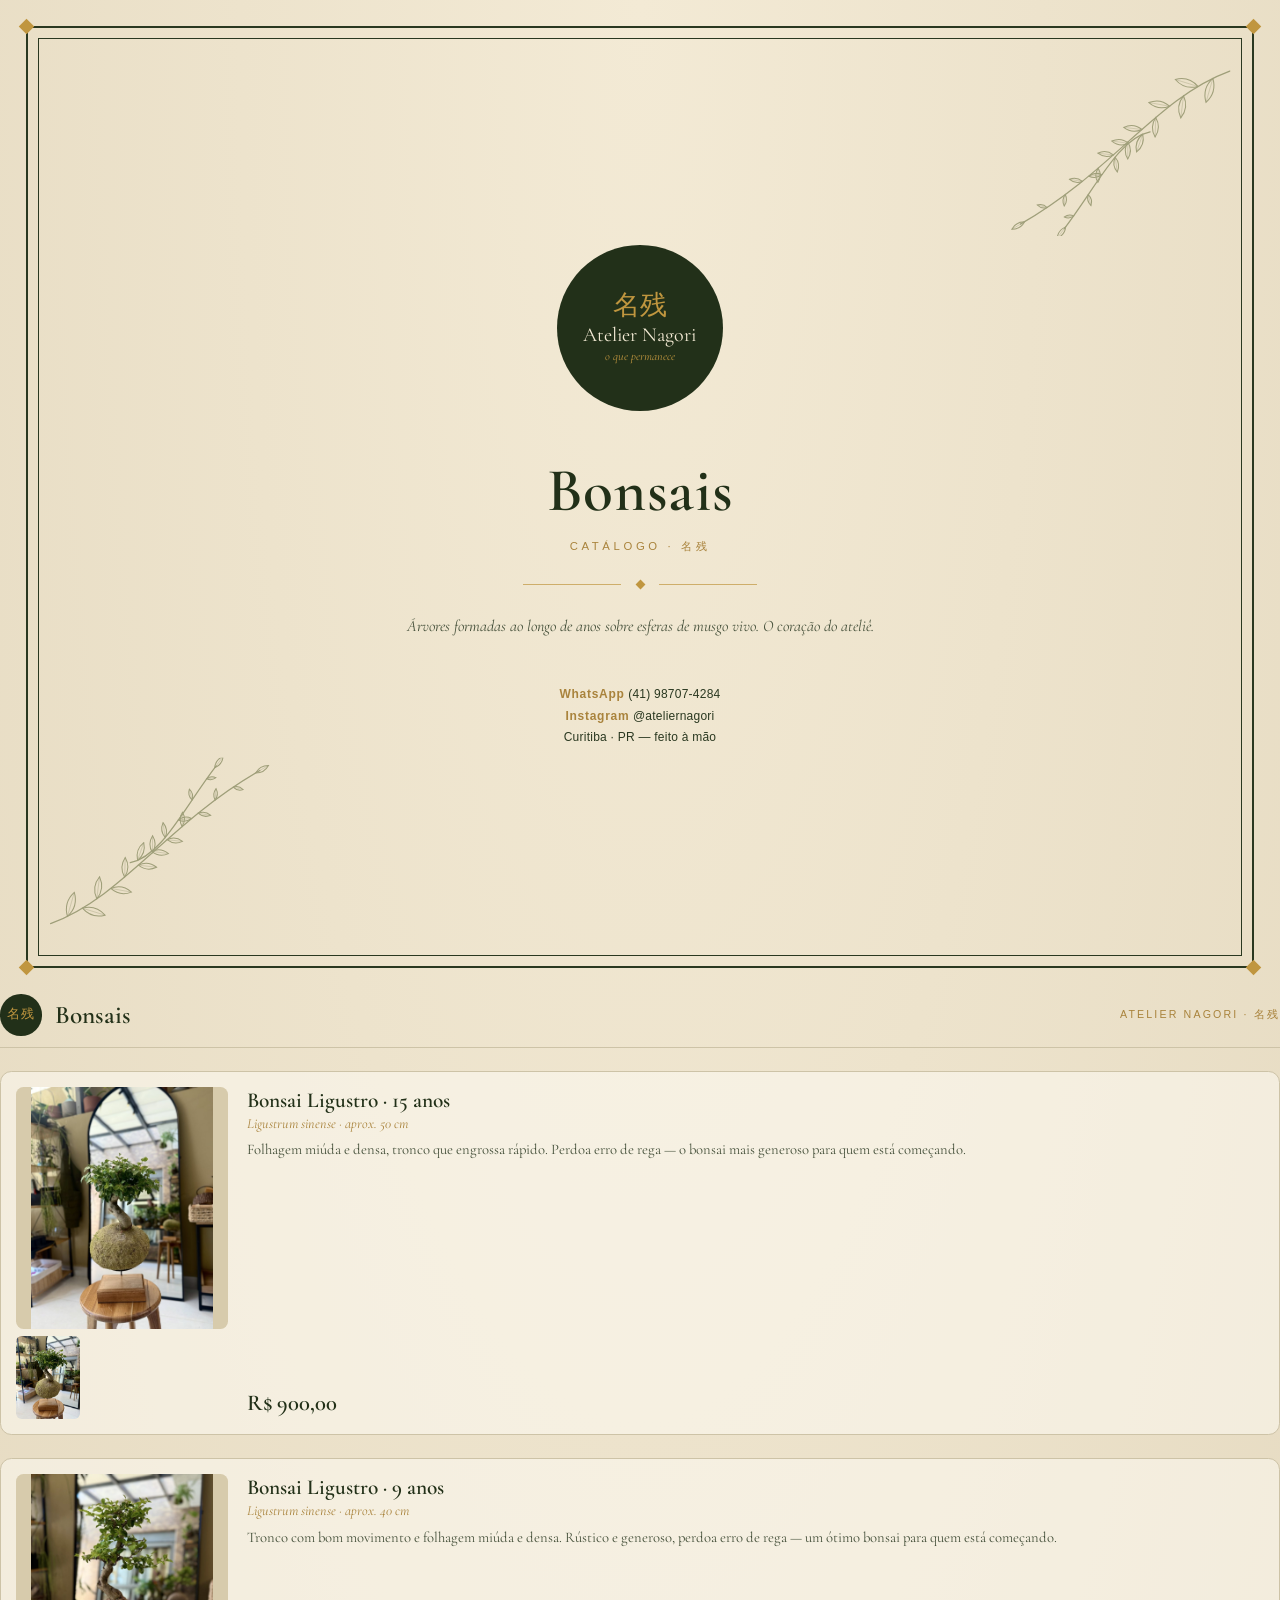
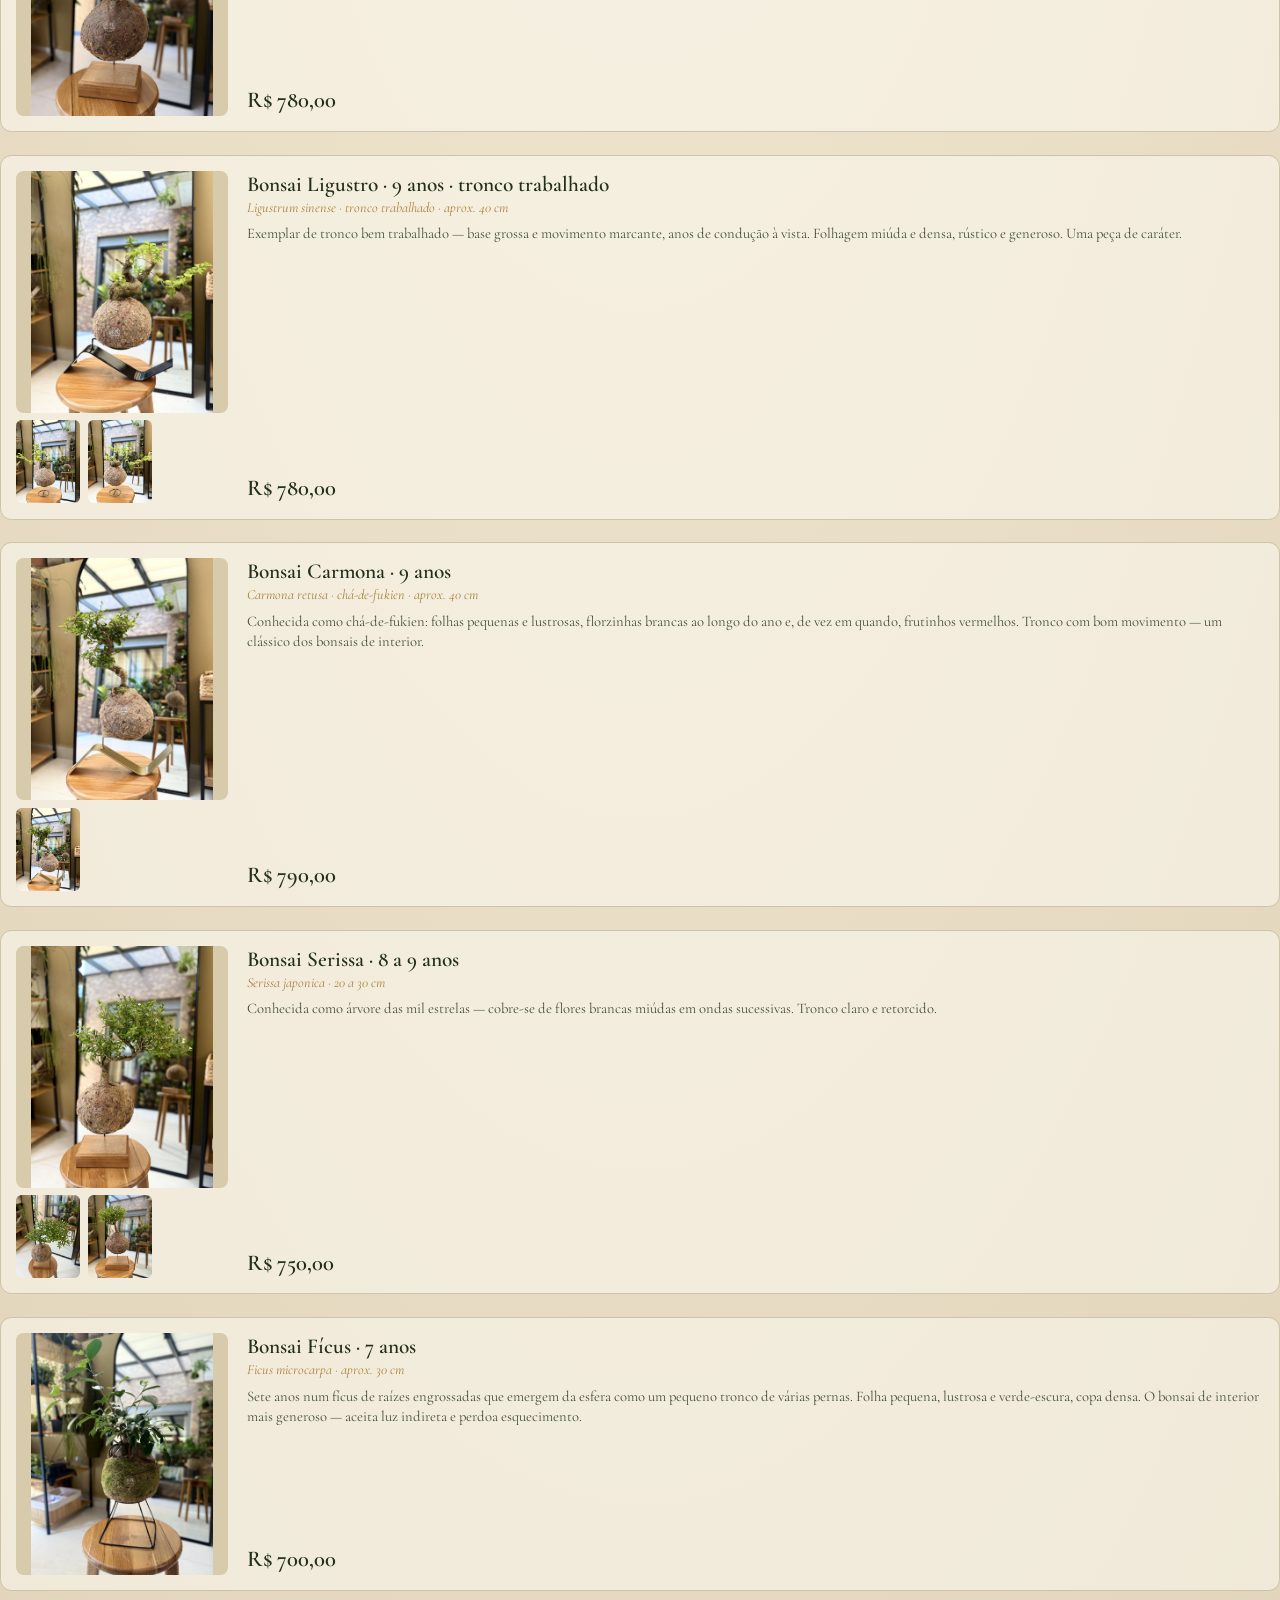
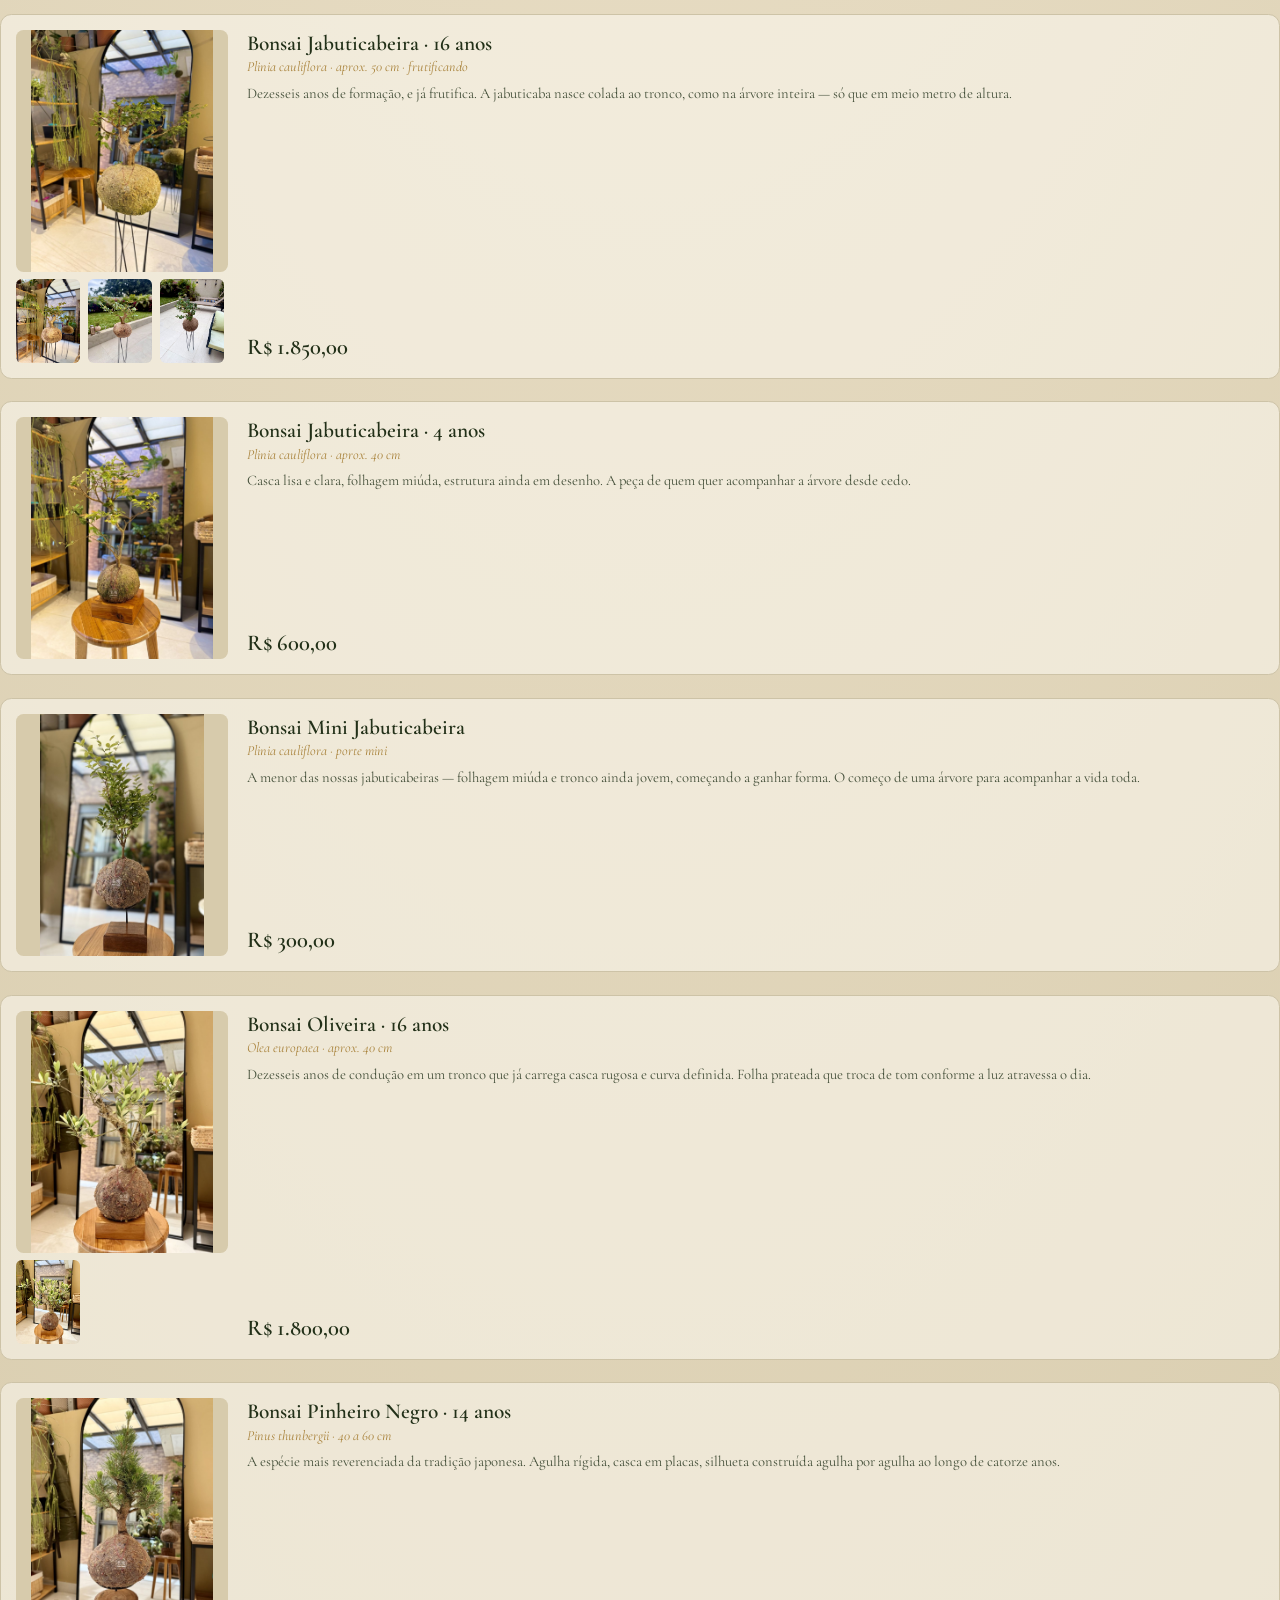
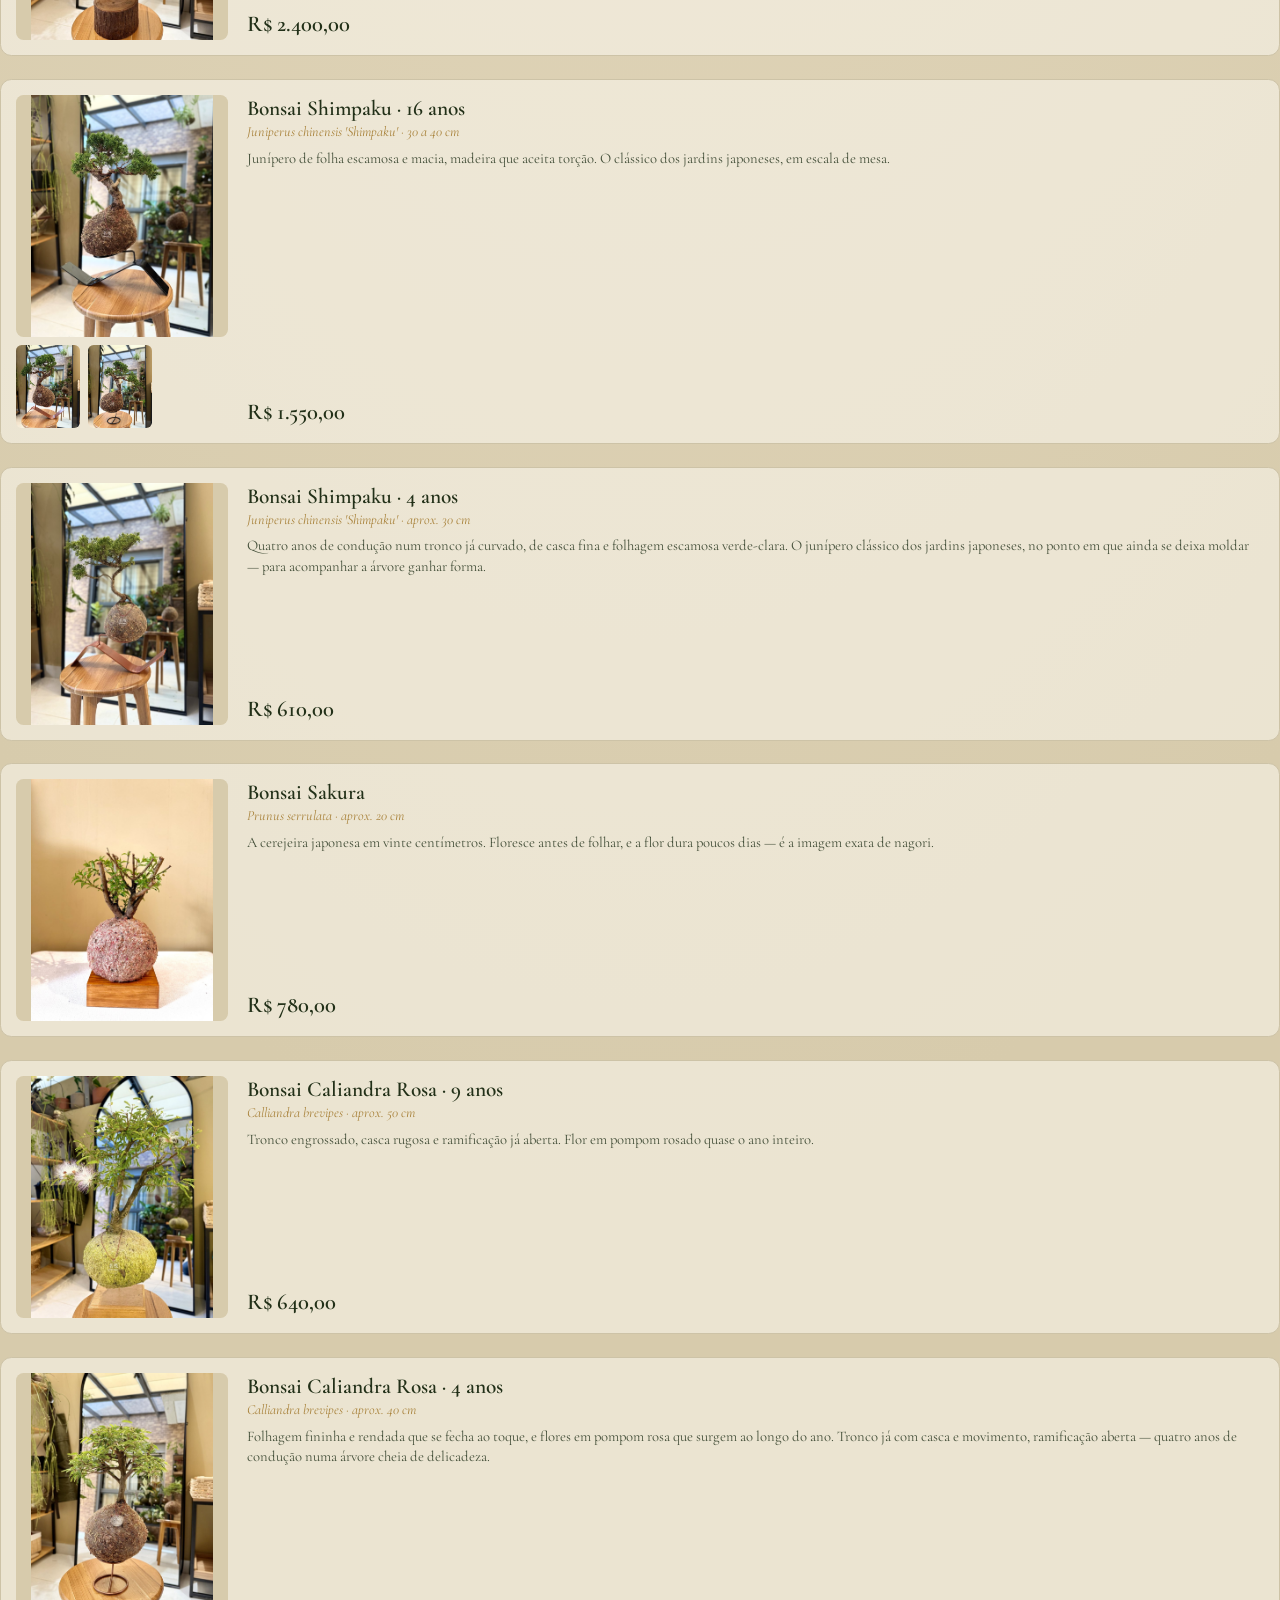
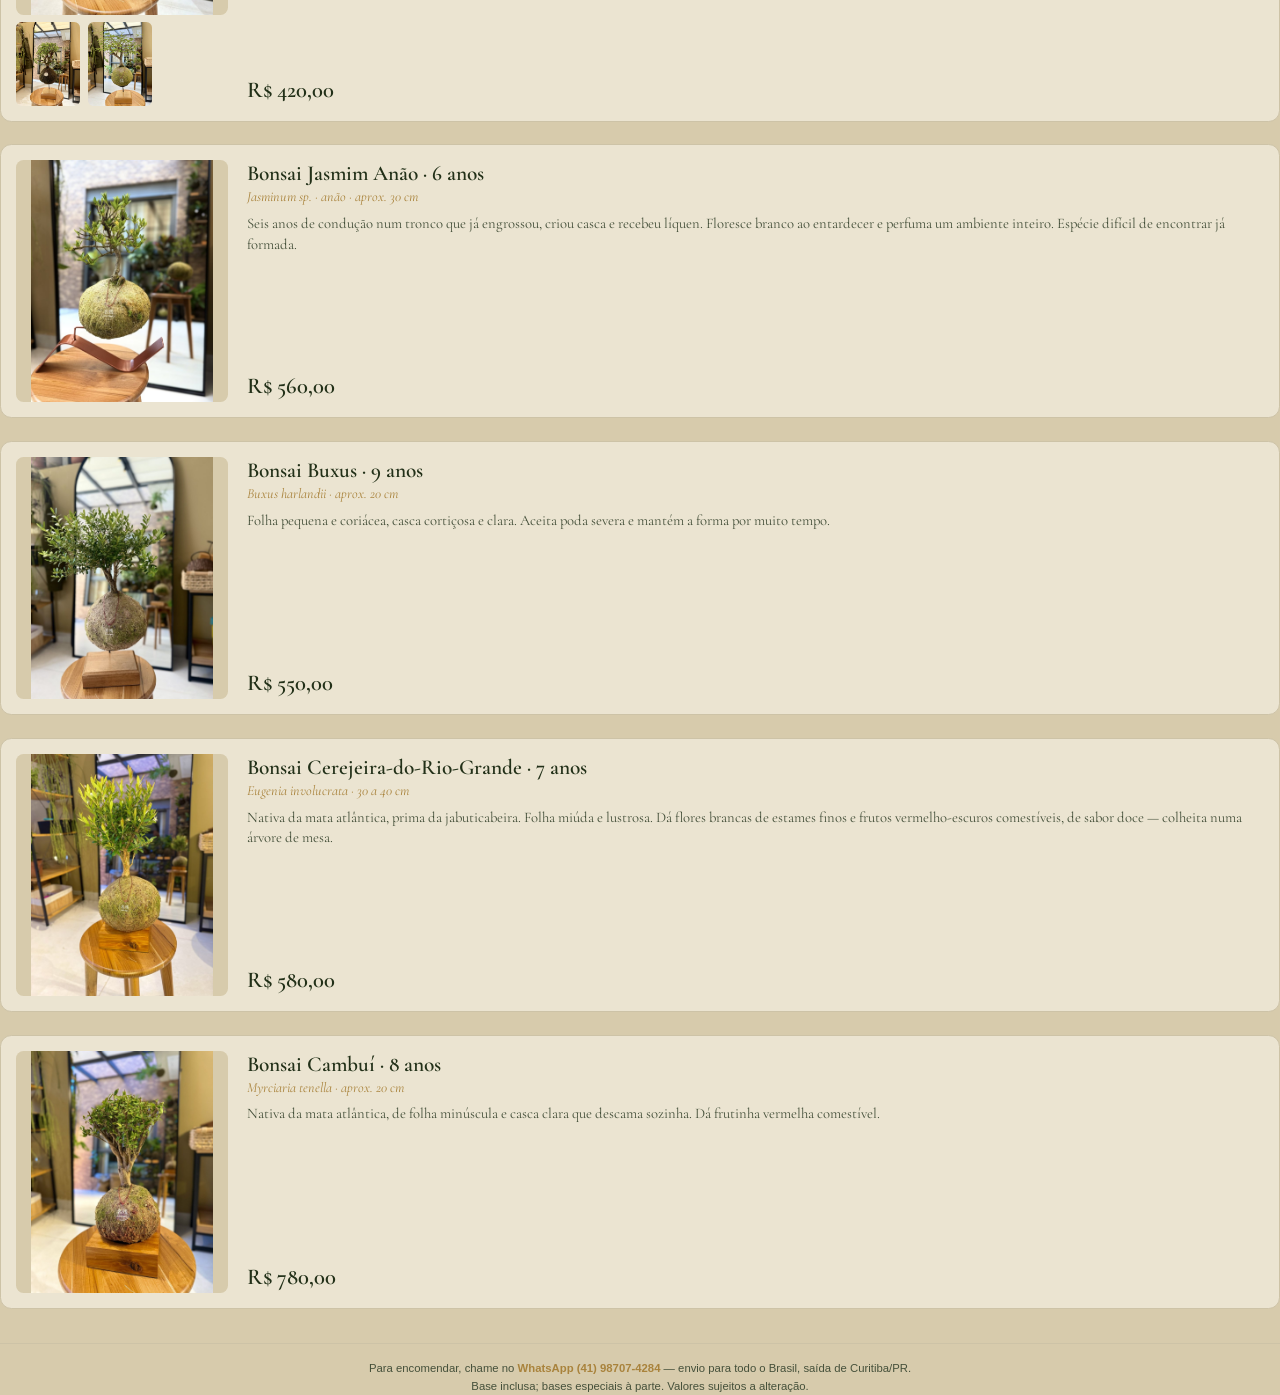
<file: catalogo/bonsais.html>
<!doctype html><html lang="pt-BR"><head><meta charset="utf-8">
<link rel="stylesheet" href="gf.css">
<style>
  :root{
    --green:#2a3820; --green-d:#223018; --green-soft:#45503a;
    --badge:#223019; --cream:#f3ead4; --gold:#c0963f; --gold-d:#a9833c; --olive:#8d8f66;
    --paper:#e7dcc3; --paper-lt:#f3ead5; --paper-dk:#d7cbac; --line:#cdc3a7;
    --serif:"Cormorant Garamond","EB Garamond",Georgia,serif;
    --sans:"Helvetica Neue",Arial,sans-serif;
  }
  @page { size: A4; margin: 13mm 13mm 16mm; }
  * { box-sizing: border-box; }
  body { margin: 0; font-family: var(--serif); color: var(--green);
    background: var(--paper);
    -webkit-print-color-adjust: exact; print-color-adjust: exact; }
  .kraft { background:
      radial-gradient(120% 70% at 50% 0%, var(--paper-lt) 0%, var(--paper) 52%, var(--paper-dk) 110%); }
  /* ---------- Capa ---------- */
  .cover { position: relative; height: 263mm; page-break-after: always;
    display: flex; flex-direction: column; align-items: center; justify-content: center; text-align: center; }
  .cframe { position: absolute; inset: 7mm; border: 1.6pt solid var(--green); }
  .cframe::after { content:""; position:absolute; inset: 2.6mm; border: .5pt solid var(--green); }
  .cdia { position: absolute; width: 11px; height: 11px; background: var(--gold); transform: rotate(45deg); }
  .cdia.tl{ left:7mm; top:7mm; margin:-5px 0 0 -5px } .cdia.tr{ right:7mm; top:7mm; margin:-5px -5px 0 0 }
  .cdia.bl{ left:7mm; bottom:7mm; margin:0 0 -5px -5px } .cdia.br{ right:7mm; bottom:7mm; margin:0 -5px -5px 0 }
  .sprig { position: absolute; width: 62mm; opacity: .8; }
  .sprig.tr { top: 15mm; right: 13mm; }
  .sprig.bl { bottom: 15mm; left: 13mm; transform: rotate(180deg); }
  .badge { width: 44mm; height: 44mm; border-radius: 50%; background: var(--badge);
    display: flex; flex-direction: column; align-items: center; justify-content: center; margin-bottom: 9mm; }
  .badge .mk { font-size: 20pt; color: var(--gold); line-height: 1; }
  .badge .nm { font-size: 15pt; color: var(--cream); margin-top: 1mm; white-space: nowrap; }
  .badge .sb { font-style: italic; font-size: 9pt; color: var(--gold); margin-top: .5mm; }
  .cover h1 { font-weight: 600; font-size: 46pt; margin: 2mm 0 0; color: var(--green-d); letter-spacing: .01em; }
  .cover .tsub { font-family: var(--sans); font-size: 8.5pt; letter-spacing: .32em; text-transform: uppercase; color: var(--gold-d); margin-top: 3mm; }
  .cline { display: flex; align-items: center; gap: 4mm; margin: 7mm 0; }
  .cline i { height: .6pt; width: 26mm; background: var(--gold); opacity: .7; }
  .cline b { width: 7px; height: 7px; background: var(--gold); transform: rotate(45deg); }
  .cover .sub { color: var(--green-soft); font-size: 12pt; max-width: 128mm; line-height: 1.55; font-style: italic; }
  .cover .contato { margin-top: 12mm; font-family: var(--sans); font-size: 9pt; color: var(--green); line-height: 1.8; letter-spacing: .02em; }
  .cover .contato b { color: var(--gold-d); letter-spacing: .06em; }
  /* ---------- Cabeçalho das páginas ---------- */
  .page-head { display: flex; justify-content: space-between; align-items: center;
    border-bottom: .8pt solid var(--line); padding-bottom: 3mm; margin-bottom: 6mm; }
  .ph-left { display: flex; align-items: center; gap: 3.5mm; }
  .ph-seal { width: 11mm; height: 11mm; border-radius: 50%; background: var(--badge); color: var(--gold);
    display: inline-flex; align-items: center; justify-content: center; font-family: var(--serif);
    font-size: 10pt; line-height: 1; letter-spacing: .03em; flex: none; }
  .page-head .t { font-family: var(--serif); font-weight: 600; font-size: 19pt; color: var(--green-d); }
  .page-head .n { font-family: var(--sans); font-size: 8pt; letter-spacing: .2em; text-transform: uppercase; color: var(--gold-d); }
  .sec { text-align: center; margin: 9mm 0 5mm; break-after: avoid; display: flex; align-items: center; justify-content: center; gap: 4mm; }
  .sec::before, .sec::after { content:""; height:.6pt; width: 22mm; background: var(--gold); opacity:.55; }
  .sec span { font-family: var(--sans); font-size: 8.5pt; letter-spacing: .24em; text-transform: uppercase; color: var(--green-soft); }
  .grid { display: flex; flex-direction: column; gap: 6mm; }
  /* ---------- Card do produto ---------- */
  .c { break-inside: avoid; border: .8pt solid var(--line); border-radius: 3mm; overflow: hidden;
    display: flex; gap: 5mm; padding: 4mm; background: rgba(255,253,247,.5); }
  .c-img { flex: 0 0 56mm; display: flex; flex-direction: column; gap: 2mm; }
  .c-main { background: var(--paper-dk); border-radius: 2mm; overflow: hidden; display: flex; align-items: center; justify-content: center; }
  .c-main img { width: 100%; height: 64mm; object-fit: contain; display: block; }
  .c-thumbs { display: flex; flex-wrap: wrap; gap: 2mm; }
  .c-thumbs img { flex: 0 0 auto; width: 17mm; height: 22mm; object-fit: cover; background: var(--paper-dk); border-radius: 1.5mm; display: block; }
  .c-b { flex: 1; padding: .5mm 1mm .5mm 0; display: flex; flex-direction: column; }
  .c-b h3 { font-family: var(--serif); font-weight: 600; font-size: 16pt; margin: 0 0 1mm; color: var(--green-d); line-height: 1.05; }
  .c-esp { font-family: var(--serif); font-style: italic; font-size: 10.5pt; color: var(--gold-d); margin: 0 0 2mm; }
  .c-alt { font-family: var(--sans); font-size: 8.5pt; color: var(--green-soft); margin: 0 0 2mm; letter-spacing: .02em; font-weight: 600; }
  .c-desc { font-family: var(--serif); font-size: 11pt; line-height: 1.4; color: var(--green-soft); margin: 0 0 2mm; }
  .c-var { font-family: var(--sans); font-size: 7.5pt; color: var(--olive); margin: 0 0 2mm; letter-spacing: .02em; }
  .c-price { font-family: var(--serif); font-weight: 600; font-size: 17pt; color: var(--green-d); margin-top: auto; }
  .c-price small { font-family: var(--sans); font-size: 7pt; letter-spacing: .04em; color: var(--gold-d); display: block; font-weight: 600; text-transform: uppercase; }
  /* ---------- Rodapé ---------- */
  .foot { margin-top: 9mm; border-top: .8pt solid var(--line); padding-top: 4mm; text-align: center;
    font-family: var(--sans); font-size: 8.5pt; color: var(--green-soft); line-height: 1.6; }
  .foot b { color: var(--gold-d); }
</style></head><body class="kraft">
  <section class="cover">
    <div class="cframe"></div>
    <span class="cdia tl"></span><span class="cdia tr"></span><span class="cdia bl"></span><span class="cdia br"></span>
    <svg class="sprig tr" viewBox="0 0 300 230" xmlns="http://www.w3.org/2000/svg">
  <path d="M298,18 C205,52 150,145 30,214" fill="none" stroke="#8d8f66" stroke-width="1.6" stroke-linecap="round"/><path d="M276.4,27.3 Q281.5,45.4 267.6,58.0 Q262.4,39.9 276.4,27.3 Z" fill="none" stroke="#8d8f66" stroke-width="1.3"/><path d="M276.4,27.3 L267.6,58.0" fill="none" stroke="#8d8f66" stroke-width="0.8" opacity="0.6"/><path d="M257.2,37.7 Q240.0,42.2 228.3,28.8 Q245.5,24.3 257.2,37.7 Z" fill="none" stroke="#8d8f66" stroke-width="1.3"/><path d="M257.2,37.7 L228.3,28.8" fill="none" stroke="#8d8f66" stroke-width="0.8" opacity="0.6"/><path d="M238.8,49.7 Q245.9,64.9 235.3,78.0 Q228.3,62.7 238.8,49.7 Z" fill="none" stroke="#8d8f66" stroke-width="1.3"/><path d="M238.8,49.7 L235.3,78.0" fill="none" stroke="#8d8f66" stroke-width="0.8" opacity="0.6"/><path d="M220.9,63.0 Q206.3,68.8 194.5,58.3 Q209.1,52.5 220.9,63.0 Z" fill="none" stroke="#8d8f66" stroke-width="1.3"/><path d="M220.9,63.0 L194.5,58.3" fill="none" stroke="#8d8f66" stroke-width="0.8" opacity="0.6"/><path d="M203.2,77.4 Q210.6,90.2 202.4,102.5 Q195.1,89.7 203.2,77.4 Z" fill="none" stroke="#8d8f66" stroke-width="1.3"/><path d="M203.2,77.4 L202.4,102.5" fill="none" stroke="#8d8f66" stroke-width="0.8" opacity="0.6"/><path d="M185.5,92.8 Q173.1,98.6 162.3,90.1 Q174.7,84.2 185.5,92.8 Z" fill="none" stroke="#8d8f66" stroke-width="1.3"/><path d="M185.5,92.8 L162.3,90.1" fill="none" stroke="#8d8f66" stroke-width="0.8" opacity="0.6"/><path d="M167.5,108.8 Q174.2,119.7 167.4,130.5 Q160.8,119.6 167.5,108.8 Z" fill="none" stroke="#8d8f66" stroke-width="1.3"/><path d="M167.5,108.8 L167.4,130.5" fill="none" stroke="#8d8f66" stroke-width="0.8" opacity="0.6"/><path d="M148.9,125.4 Q138.3,130.4 129.1,123.2 Q139.7,118.1 148.9,125.4 Z" fill="none" stroke="#8d8f66" stroke-width="1.3"/><path d="M148.9,125.4 L129.1,123.2" fill="none" stroke="#8d8f66" stroke-width="0.8" opacity="0.6"/><path d="M129.6,142.3 Q135.0,151.5 129.1,160.5 Q123.7,151.2 129.6,142.3 Z" fill="none" stroke="#8d8f66" stroke-width="1.3"/><path d="M129.6,142.3 L129.1,160.5" fill="none" stroke="#8d8f66" stroke-width="0.8" opacity="0.6"/><path d="M109.2,159.3 Q100.2,163.0 92.9,156.6 Q101.9,152.9 109.2,159.3 Z" fill="none" stroke="#8d8f66" stroke-width="1.3"/><path d="M109.2,159.3 L92.9,156.6" fill="none" stroke="#8d8f66" stroke-width="0.8" opacity="0.6"/><path d="M87.4,176.1 Q91.3,183.9 86.1,190.8 Q82.2,183.0 87.4,176.1 Z" fill="none" stroke="#8d8f66" stroke-width="1.3"/><path d="M87.4,176.1 L86.1,190.8" fill="none" stroke="#8d8f66" stroke-width="0.8" opacity="0.6"/><path d="M64.2,192.7 Q56.9,195.0 51.5,189.5 Q58.8,187.2 64.2,192.7 Z" fill="none" stroke="#8d8f66" stroke-width="1.3"/><path d="M64.2,192.7 L51.5,189.5" fill="none" stroke="#8d8f66" stroke-width="0.8" opacity="0.6"/><path d="M35.4,210.9 Q30.1,220.6 19.0,220.5 Q24.3,210.8 35.4,210.9 Z" fill="none" stroke="#8d8f66" stroke-width="1.3"/><path d="M35.4,210.9 L19.0,220.5" fill="none" stroke="#8d8f66" stroke-width="0.8" opacity="0.6"/>
  <path d="M196,96 C156,104 128,165 86,220" fill="none" stroke="#8d8f66" stroke-width="1.6" stroke-linecap="round"/><path d="M186.6,98.9 Q189.7,112.7 178.7,121.6 Q175.6,107.8 186.6,98.9 Z" fill="none" stroke="#8d8f66" stroke-width="1.3"/><path d="M186.6,98.9 L178.7,121.6" fill="none" stroke="#8d8f66" stroke-width="0.8" opacity="0.6"/><path d="M168.5,110.5 Q156.9,115.7 147.1,107.6 Q158.7,102.4 168.5,110.5 Z" fill="none" stroke="#8d8f66" stroke-width="1.3"/><path d="M168.5,110.5 L147.1,107.6" fill="none" stroke="#8d8f66" stroke-width="0.8" opacity="0.6"/><path d="M151.3,128.3 Q158.5,136.9 154.0,147.3 Q146.7,138.6 151.3,128.3 Z" fill="none" stroke="#8d8f66" stroke-width="1.3"/><path d="M151.3,128.3 L154.0,147.3" fill="none" stroke="#8d8f66" stroke-width="0.8" opacity="0.6"/><path d="M134.3,150.7 Q126.6,156.9 117.6,152.7 Q125.3,146.5 134.3,150.7 Z" fill="none" stroke="#8d8f66" stroke-width="1.3"/><path d="M134.3,150.7 L117.6,152.7" fill="none" stroke="#8d8f66" stroke-width="0.8" opacity="0.6"/><path d="M116.8,176.3 Q122.9,182.2 120.3,190.2 Q114.2,184.3 116.8,176.3 Z" fill="none" stroke="#8d8f66" stroke-width="1.3"/><path d="M116.8,176.3 L120.3,190.2" fill="none" stroke="#8d8f66" stroke-width="0.8" opacity="0.6"/><path d="M98.2,203.4 Q92.7,207.8 86.3,204.8 Q91.8,200.4 98.2,203.4 Z" fill="none" stroke="#8d8f66" stroke-width="1.3"/><path d="M98.2,203.4 L86.3,204.8" fill="none" stroke="#8d8f66" stroke-width="0.8" opacity="0.6"/><path d="M87.9,217.5 Q86.8,228.0 77.0,231.9 Q78.2,221.5 87.9,217.5 Z" fill="none" stroke="#8d8f66" stroke-width="1.3"/><path d="M87.9,217.5 L77.0,231.9" fill="none" stroke="#8d8f66" stroke-width="0.8" opacity="0.6"/>
</svg><svg class="sprig bl" viewBox="0 0 300 230" xmlns="http://www.w3.org/2000/svg">
  <path d="M298,18 C205,52 150,145 30,214" fill="none" stroke="#8d8f66" stroke-width="1.6" stroke-linecap="round"/><path d="M276.4,27.3 Q281.5,45.4 267.6,58.0 Q262.4,39.9 276.4,27.3 Z" fill="none" stroke="#8d8f66" stroke-width="1.3"/><path d="M276.4,27.3 L267.6,58.0" fill="none" stroke="#8d8f66" stroke-width="0.8" opacity="0.6"/><path d="M257.2,37.7 Q240.0,42.2 228.3,28.8 Q245.5,24.3 257.2,37.7 Z" fill="none" stroke="#8d8f66" stroke-width="1.3"/><path d="M257.2,37.7 L228.3,28.8" fill="none" stroke="#8d8f66" stroke-width="0.8" opacity="0.6"/><path d="M238.8,49.7 Q245.9,64.9 235.3,78.0 Q228.3,62.7 238.8,49.7 Z" fill="none" stroke="#8d8f66" stroke-width="1.3"/><path d="M238.8,49.7 L235.3,78.0" fill="none" stroke="#8d8f66" stroke-width="0.8" opacity="0.6"/><path d="M220.9,63.0 Q206.3,68.8 194.5,58.3 Q209.1,52.5 220.9,63.0 Z" fill="none" stroke="#8d8f66" stroke-width="1.3"/><path d="M220.9,63.0 L194.5,58.3" fill="none" stroke="#8d8f66" stroke-width="0.8" opacity="0.6"/><path d="M203.2,77.4 Q210.6,90.2 202.4,102.5 Q195.1,89.7 203.2,77.4 Z" fill="none" stroke="#8d8f66" stroke-width="1.3"/><path d="M203.2,77.4 L202.4,102.5" fill="none" stroke="#8d8f66" stroke-width="0.8" opacity="0.6"/><path d="M185.5,92.8 Q173.1,98.6 162.3,90.1 Q174.7,84.2 185.5,92.8 Z" fill="none" stroke="#8d8f66" stroke-width="1.3"/><path d="M185.5,92.8 L162.3,90.1" fill="none" stroke="#8d8f66" stroke-width="0.8" opacity="0.6"/><path d="M167.5,108.8 Q174.2,119.7 167.4,130.5 Q160.8,119.6 167.5,108.8 Z" fill="none" stroke="#8d8f66" stroke-width="1.3"/><path d="M167.5,108.8 L167.4,130.5" fill="none" stroke="#8d8f66" stroke-width="0.8" opacity="0.6"/><path d="M148.9,125.4 Q138.3,130.4 129.1,123.2 Q139.7,118.1 148.9,125.4 Z" fill="none" stroke="#8d8f66" stroke-width="1.3"/><path d="M148.9,125.4 L129.1,123.2" fill="none" stroke="#8d8f66" stroke-width="0.8" opacity="0.6"/><path d="M129.6,142.3 Q135.0,151.5 129.1,160.5 Q123.7,151.2 129.6,142.3 Z" fill="none" stroke="#8d8f66" stroke-width="1.3"/><path d="M129.6,142.3 L129.1,160.5" fill="none" stroke="#8d8f66" stroke-width="0.8" opacity="0.6"/><path d="M109.2,159.3 Q100.2,163.0 92.9,156.6 Q101.9,152.9 109.2,159.3 Z" fill="none" stroke="#8d8f66" stroke-width="1.3"/><path d="M109.2,159.3 L92.9,156.6" fill="none" stroke="#8d8f66" stroke-width="0.8" opacity="0.6"/><path d="M87.4,176.1 Q91.3,183.9 86.1,190.8 Q82.2,183.0 87.4,176.1 Z" fill="none" stroke="#8d8f66" stroke-width="1.3"/><path d="M87.4,176.1 L86.1,190.8" fill="none" stroke="#8d8f66" stroke-width="0.8" opacity="0.6"/><path d="M64.2,192.7 Q56.9,195.0 51.5,189.5 Q58.8,187.2 64.2,192.7 Z" fill="none" stroke="#8d8f66" stroke-width="1.3"/><path d="M64.2,192.7 L51.5,189.5" fill="none" stroke="#8d8f66" stroke-width="0.8" opacity="0.6"/><path d="M35.4,210.9 Q30.1,220.6 19.0,220.5 Q24.3,210.8 35.4,210.9 Z" fill="none" stroke="#8d8f66" stroke-width="1.3"/><path d="M35.4,210.9 L19.0,220.5" fill="none" stroke="#8d8f66" stroke-width="0.8" opacity="0.6"/>
  <path d="M196,96 C156,104 128,165 86,220" fill="none" stroke="#8d8f66" stroke-width="1.6" stroke-linecap="round"/><path d="M186.6,98.9 Q189.7,112.7 178.7,121.6 Q175.6,107.8 186.6,98.9 Z" fill="none" stroke="#8d8f66" stroke-width="1.3"/><path d="M186.6,98.9 L178.7,121.6" fill="none" stroke="#8d8f66" stroke-width="0.8" opacity="0.6"/><path d="M168.5,110.5 Q156.9,115.7 147.1,107.6 Q158.7,102.4 168.5,110.5 Z" fill="none" stroke="#8d8f66" stroke-width="1.3"/><path d="M168.5,110.5 L147.1,107.6" fill="none" stroke="#8d8f66" stroke-width="0.8" opacity="0.6"/><path d="M151.3,128.3 Q158.5,136.9 154.0,147.3 Q146.7,138.6 151.3,128.3 Z" fill="none" stroke="#8d8f66" stroke-width="1.3"/><path d="M151.3,128.3 L154.0,147.3" fill="none" stroke="#8d8f66" stroke-width="0.8" opacity="0.6"/><path d="M134.3,150.7 Q126.6,156.9 117.6,152.7 Q125.3,146.5 134.3,150.7 Z" fill="none" stroke="#8d8f66" stroke-width="1.3"/><path d="M134.3,150.7 L117.6,152.7" fill="none" stroke="#8d8f66" stroke-width="0.8" opacity="0.6"/><path d="M116.8,176.3 Q122.9,182.2 120.3,190.2 Q114.2,184.3 116.8,176.3 Z" fill="none" stroke="#8d8f66" stroke-width="1.3"/><path d="M116.8,176.3 L120.3,190.2" fill="none" stroke="#8d8f66" stroke-width="0.8" opacity="0.6"/><path d="M98.2,203.4 Q92.7,207.8 86.3,204.8 Q91.8,200.4 98.2,203.4 Z" fill="none" stroke="#8d8f66" stroke-width="1.3"/><path d="M98.2,203.4 L86.3,204.8" fill="none" stroke="#8d8f66" stroke-width="0.8" opacity="0.6"/><path d="M87.9,217.5 Q86.8,228.0 77.0,231.9 Q78.2,221.5 87.9,217.5 Z" fill="none" stroke="#8d8f66" stroke-width="1.3"/><path d="M87.9,217.5 L77.0,231.9" fill="none" stroke="#8d8f66" stroke-width="0.8" opacity="0.6"/>
</svg>
    <div class="badge"><div class="mk">名残</div><div class="nm">Atelier Nagori</div><div class="sb">o que permanece</div></div>
    <h1>Bonsais</h1>
    <div class="tsub">Catálogo · 名残</div>
    <div class="cline"><i></i><b></b><i></i></div>
    <div class="sub">Árvores formadas ao longo de anos sobre esferas de musgo vivo. O coração do ateliê.</div>
    <div class="contato">
      <b>WhatsApp</b> (41) 98707-4284<br>
      <b>Instagram</b> @ateliernagori<br>
      Curitiba · PR — feito à mão
    </div>
  </section>
  <div class="page-head"><span class="ph-left"><span class="ph-seal">名残</span><span class="t">Bonsais</span></span><span class="n">Atelier Nagori · 名残</span></div>
  <div class="grid"><article class="c">
    <div class="c-img"><div class="c-main"><img src="/assets/produtos/bonsai-ligustro-15-2.jpg?v=244" onerror="this.onerror=null;this.src='data:image/svg+xml,%3Csvg xmlns='http://www.w3.org/2000/svg' viewBox='0 0 400 500'%3E%3Crect width='400' height='500' fill='%23e7dcc3'/%3E%3Cpath d='M200 300c26 16 34 50 0 100-34-50-26-84 0-100z' fill='%238d8f66'/%3E%3Cpath d='M200 306v82' stroke='%236f7a56' stroke-width='4'/%3E%3Ctext x='200' y='432' text-anchor='middle' font-family='Georgia, serif' font-size='18' fill='%238d8f66'%3Efoto em breve%3C/text%3E%3C/svg%3E'"></div><div class="c-thumbs"><img src="/assets/produtos/bonsai-ligustro-15.jpg?v=244" onerror="this.onerror=null;this.src='data:image/svg+xml,%3Csvg xmlns='http://www.w3.org/2000/svg' viewBox='0 0 400 500'%3E%3Crect width='400' height='500' fill='%23e7dcc3'/%3E%3Cpath d='M200 300c26 16 34 50 0 100-34-50-26-84 0-100z' fill='%238d8f66'/%3E%3Cpath d='M200 306v82' stroke='%236f7a56' stroke-width='4'/%3E%3Ctext x='200' y='432' text-anchor='middle' font-family='Georgia, serif' font-size='18' fill='%238d8f66'%3Efoto em breve%3C/text%3E%3C/svg%3E'"></div></div>
    <div class="c-b">
      <h3>Bonsai Ligustro · 15 anos</h3>
      <p class="c-esp">Ligustrum sinense · aprox. 50 cm</p>
      
      <p class="c-desc">Folhagem miúda e densa, tronco que engrossa rápido. Perdoa erro de rega — o bonsai mais generoso para quem está começando.</p>
      
      <div class="c-price">R$ 900,00</div>
    </div>
  </article><article class="c">
    <div class="c-img"><div class="c-main"><img src="/assets/produtos/bonsai-ligustro-9.jpg?v=244" onerror="this.onerror=null;this.src='data:image/svg+xml,%3Csvg xmlns='http://www.w3.org/2000/svg' viewBox='0 0 400 500'%3E%3Crect width='400' height='500' fill='%23e7dcc3'/%3E%3Cpath d='M200 300c26 16 34 50 0 100-34-50-26-84 0-100z' fill='%238d8f66'/%3E%3Cpath d='M200 306v82' stroke='%236f7a56' stroke-width='4'/%3E%3Ctext x='200' y='432' text-anchor='middle' font-family='Georgia, serif' font-size='18' fill='%238d8f66'%3Efoto em breve%3C/text%3E%3C/svg%3E'"></div></div>
    <div class="c-b">
      <h3>Bonsai Ligustro · 9 anos</h3>
      <p class="c-esp">Ligustrum sinense · aprox. 40 cm</p>
      
      <p class="c-desc">Tronco com bom movimento e folhagem miúda e densa. Rústico e generoso, perdoa erro de rega — um ótimo bonsai para quem está começando.</p>
      
      <div class="c-price">R$ 780,00</div>
    </div>
  </article><article class="c">
    <div class="c-img"><div class="c-main"><img src="/assets/produtos/bonsai-ligustro-9b.jpg?v=244" onerror="this.onerror=null;this.src='data:image/svg+xml,%3Csvg xmlns='http://www.w3.org/2000/svg' viewBox='0 0 400 500'%3E%3Crect width='400' height='500' fill='%23e7dcc3'/%3E%3Cpath d='M200 300c26 16 34 50 0 100-34-50-26-84 0-100z' fill='%238d8f66'/%3E%3Cpath d='M200 306v82' stroke='%236f7a56' stroke-width='4'/%3E%3Ctext x='200' y='432' text-anchor='middle' font-family='Georgia, serif' font-size='18' fill='%238d8f66'%3Efoto em breve%3C/text%3E%3C/svg%3E'"></div><div class="c-thumbs"><img src="/assets/produtos/bonsai-ligustro-9b-2.jpg?v=244" onerror="this.onerror=null;this.src='data:image/svg+xml,%3Csvg xmlns='http://www.w3.org/2000/svg' viewBox='0 0 400 500'%3E%3Crect width='400' height='500' fill='%23e7dcc3'/%3E%3Cpath d='M200 300c26 16 34 50 0 100-34-50-26-84 0-100z' fill='%238d8f66'/%3E%3Cpath d='M200 306v82' stroke='%236f7a56' stroke-width='4'/%3E%3Ctext x='200' y='432' text-anchor='middle' font-family='Georgia, serif' font-size='18' fill='%238d8f66'%3Efoto em breve%3C/text%3E%3C/svg%3E'"><img src="/assets/produtos/bonsai-ligustro-9b-3.jpg?v=244" onerror="this.onerror=null;this.src='data:image/svg+xml,%3Csvg xmlns='http://www.w3.org/2000/svg' viewBox='0 0 400 500'%3E%3Crect width='400' height='500' fill='%23e7dcc3'/%3E%3Cpath d='M200 300c26 16 34 50 0 100-34-50-26-84 0-100z' fill='%238d8f66'/%3E%3Cpath d='M200 306v82' stroke='%236f7a56' stroke-width='4'/%3E%3Ctext x='200' y='432' text-anchor='middle' font-family='Georgia, serif' font-size='18' fill='%238d8f66'%3Efoto em breve%3C/text%3E%3C/svg%3E'"></div></div>
    <div class="c-b">
      <h3>Bonsai Ligustro · 9 anos · tronco trabalhado</h3>
      <p class="c-esp">Ligustrum sinense · tronco trabalhado · aprox. 40 cm</p>
      
      <p class="c-desc">Exemplar de tronco bem trabalhado — base grossa e movimento marcante, anos de condução à vista. Folhagem miúda e densa, rústico e generoso. Uma peça de caráter.</p>
      
      <div class="c-price">R$ 780,00</div>
    </div>
  </article><article class="c">
    <div class="c-img"><div class="c-main"><img src="/assets/produtos/bonsai-carmona-9.jpg?v=244" onerror="this.onerror=null;this.src='data:image/svg+xml,%3Csvg xmlns='http://www.w3.org/2000/svg' viewBox='0 0 400 500'%3E%3Crect width='400' height='500' fill='%23e7dcc3'/%3E%3Cpath d='M200 300c26 16 34 50 0 100-34-50-26-84 0-100z' fill='%238d8f66'/%3E%3Cpath d='M200 306v82' stroke='%236f7a56' stroke-width='4'/%3E%3Ctext x='200' y='432' text-anchor='middle' font-family='Georgia, serif' font-size='18' fill='%238d8f66'%3Efoto em breve%3C/text%3E%3C/svg%3E'"></div><div class="c-thumbs"><img src="/assets/produtos/bonsai-carmona-9-2.jpg?v=244" onerror="this.onerror=null;this.src='data:image/svg+xml,%3Csvg xmlns='http://www.w3.org/2000/svg' viewBox='0 0 400 500'%3E%3Crect width='400' height='500' fill='%23e7dcc3'/%3E%3Cpath d='M200 300c26 16 34 50 0 100-34-50-26-84 0-100z' fill='%238d8f66'/%3E%3Cpath d='M200 306v82' stroke='%236f7a56' stroke-width='4'/%3E%3Ctext x='200' y='432' text-anchor='middle' font-family='Georgia, serif' font-size='18' fill='%238d8f66'%3Efoto em breve%3C/text%3E%3C/svg%3E'"></div></div>
    <div class="c-b">
      <h3>Bonsai Carmona · 9 anos</h3>
      <p class="c-esp">Carmona retusa · chá-de-fukien · aprox. 40 cm</p>
      
      <p class="c-desc">Conhecida como chá-de-fukien: folhas pequenas e lustrosas, florzinhas brancas ao longo do ano e, de vez em quando, frutinhos vermelhos. Tronco com bom movimento — um clássico dos bonsais de interior.</p>
      
      <div class="c-price">R$ 790,00</div>
    </div>
  </article><article class="c">
    <div class="c-img"><div class="c-main"><img src="/assets/produtos/bonsai-serissa-8.jpg?v=244" onerror="this.onerror=null;this.src='data:image/svg+xml,%3Csvg xmlns='http://www.w3.org/2000/svg' viewBox='0 0 400 500'%3E%3Crect width='400' height='500' fill='%23e7dcc3'/%3E%3Cpath d='M200 300c26 16 34 50 0 100-34-50-26-84 0-100z' fill='%238d8f66'/%3E%3Cpath d='M200 306v82' stroke='%236f7a56' stroke-width='4'/%3E%3Ctext x='200' y='432' text-anchor='middle' font-family='Georgia, serif' font-size='18' fill='%238d8f66'%3Efoto em breve%3C/text%3E%3C/svg%3E'"></div><div class="c-thumbs"><img src="/assets/produtos/bonsai-serissa-8-2.jpg?v=244" onerror="this.onerror=null;this.src='data:image/svg+xml,%3Csvg xmlns='http://www.w3.org/2000/svg' viewBox='0 0 400 500'%3E%3Crect width='400' height='500' fill='%23e7dcc3'/%3E%3Cpath d='M200 300c26 16 34 50 0 100-34-50-26-84 0-100z' fill='%238d8f66'/%3E%3Cpath d='M200 306v82' stroke='%236f7a56' stroke-width='4'/%3E%3Ctext x='200' y='432' text-anchor='middle' font-family='Georgia, serif' font-size='18' fill='%238d8f66'%3Efoto em breve%3C/text%3E%3C/svg%3E'"><img src="/assets/produtos/bonsai-serissa-8-3.jpg?v=244" onerror="this.onerror=null;this.src='data:image/svg+xml,%3Csvg xmlns='http://www.w3.org/2000/svg' viewBox='0 0 400 500'%3E%3Crect width='400' height='500' fill='%23e7dcc3'/%3E%3Cpath d='M200 300c26 16 34 50 0 100-34-50-26-84 0-100z' fill='%238d8f66'/%3E%3Cpath d='M200 306v82' stroke='%236f7a56' stroke-width='4'/%3E%3Ctext x='200' y='432' text-anchor='middle' font-family='Georgia, serif' font-size='18' fill='%238d8f66'%3Efoto em breve%3C/text%3E%3C/svg%3E'"></div></div>
    <div class="c-b">
      <h3>Bonsai Serissa · 8 a 9 anos</h3>
      <p class="c-esp">Serissa japonica · 20 a 30 cm</p>
      
      <p class="c-desc">Conhecida como árvore das mil estrelas — cobre-se de flores brancas miúdas em ondas sucessivas. Tronco claro e retorcido.</p>
      
      <div class="c-price">R$ 750,00</div>
    </div>
  </article><article class="c">
    <div class="c-img"><div class="c-main"><img src="/assets/produtos/bonsai-ficus-6.jpg?v=244" onerror="this.onerror=null;this.src='data:image/svg+xml,%3Csvg xmlns='http://www.w3.org/2000/svg' viewBox='0 0 400 500'%3E%3Crect width='400' height='500' fill='%23e7dcc3'/%3E%3Cpath d='M200 300c26 16 34 50 0 100-34-50-26-84 0-100z' fill='%238d8f66'/%3E%3Cpath d='M200 306v82' stroke='%236f7a56' stroke-width='4'/%3E%3Ctext x='200' y='432' text-anchor='middle' font-family='Georgia, serif' font-size='18' fill='%238d8f66'%3Efoto em breve%3C/text%3E%3C/svg%3E'"></div></div>
    <div class="c-b">
      <h3>Bonsai Fícus · 7 anos</h3>
      <p class="c-esp">Ficus microcarpa · aprox. 30 cm</p>
      
      <p class="c-desc">Sete anos num fícus de raízes engrossadas que emergem da esfera como um pequeno tronco de várias pernas. Folha pequena, lustrosa e verde-escura, copa densa. O bonsai de interior mais generoso — aceita luz indireta e perdoa esquecimento.</p>
      
      <div class="c-price">R$ 700,00</div>
    </div>
  </article><article class="c">
    <div class="c-img"><div class="c-main"><img src="/assets/produtos/bonsai-jabuticabeira-12.jpg?v=244" onerror="this.onerror=null;this.src='data:image/svg+xml,%3Csvg xmlns='http://www.w3.org/2000/svg' viewBox='0 0 400 500'%3E%3Crect width='400' height='500' fill='%23e7dcc3'/%3E%3Cpath d='M200 300c26 16 34 50 0 100-34-50-26-84 0-100z' fill='%238d8f66'/%3E%3Cpath d='M200 306v82' stroke='%236f7a56' stroke-width='4'/%3E%3Ctext x='200' y='432' text-anchor='middle' font-family='Georgia, serif' font-size='18' fill='%238d8f66'%3Efoto em breve%3C/text%3E%3C/svg%3E'"></div><div class="c-thumbs"><img src="/assets/produtos/bonsai-jabuticabeira-12-2.jpg?v=244" onerror="this.onerror=null;this.src='data:image/svg+xml,%3Csvg xmlns='http://www.w3.org/2000/svg' viewBox='0 0 400 500'%3E%3Crect width='400' height='500' fill='%23e7dcc3'/%3E%3Cpath d='M200 300c26 16 34 50 0 100-34-50-26-84 0-100z' fill='%238d8f66'/%3E%3Cpath d='M200 306v82' stroke='%236f7a56' stroke-width='4'/%3E%3Ctext x='200' y='432' text-anchor='middle' font-family='Georgia, serif' font-size='18' fill='%238d8f66'%3Efoto em breve%3C/text%3E%3C/svg%3E'"><img src="/assets/produtos/bonsai-jabuticabeira-12-3.jpg?v=244" onerror="this.onerror=null;this.src='data:image/svg+xml,%3Csvg xmlns='http://www.w3.org/2000/svg' viewBox='0 0 400 500'%3E%3Crect width='400' height='500' fill='%23e7dcc3'/%3E%3Cpath d='M200 300c26 16 34 50 0 100-34-50-26-84 0-100z' fill='%238d8f66'/%3E%3Cpath d='M200 306v82' stroke='%236f7a56' stroke-width='4'/%3E%3Ctext x='200' y='432' text-anchor='middle' font-family='Georgia, serif' font-size='18' fill='%238d8f66'%3Efoto em breve%3C/text%3E%3C/svg%3E'"><img src="/assets/produtos/bonsai-jabuticabeira-12-4.jpg?v=244" onerror="this.onerror=null;this.src='data:image/svg+xml,%3Csvg xmlns='http://www.w3.org/2000/svg' viewBox='0 0 400 500'%3E%3Crect width='400' height='500' fill='%23e7dcc3'/%3E%3Cpath d='M200 300c26 16 34 50 0 100-34-50-26-84 0-100z' fill='%238d8f66'/%3E%3Cpath d='M200 306v82' stroke='%236f7a56' stroke-width='4'/%3E%3Ctext x='200' y='432' text-anchor='middle' font-family='Georgia, serif' font-size='18' fill='%238d8f66'%3Efoto em breve%3C/text%3E%3C/svg%3E'"></div></div>
    <div class="c-b">
      <h3>Bonsai Jabuticabeira · 16 anos</h3>
      <p class="c-esp">Plinia cauliflora · aprox. 50 cm · frutificando</p>
      
      <p class="c-desc">Dezesseis anos de formação, e já frutifica. A jabuticaba nasce colada ao tronco, como na árvore inteira — só que em meio metro de altura.</p>
      
      <div class="c-price">R$ 1.850,00</div>
    </div>
  </article><article class="c">
    <div class="c-img"><div class="c-main"><img src="/assets/produtos/bonsai-jabuticabeira-4.jpg?v=244" onerror="this.onerror=null;this.src='data:image/svg+xml,%3Csvg xmlns='http://www.w3.org/2000/svg' viewBox='0 0 400 500'%3E%3Crect width='400' height='500' fill='%23e7dcc3'/%3E%3Cpath d='M200 300c26 16 34 50 0 100-34-50-26-84 0-100z' fill='%238d8f66'/%3E%3Cpath d='M200 306v82' stroke='%236f7a56' stroke-width='4'/%3E%3Ctext x='200' y='432' text-anchor='middle' font-family='Georgia, serif' font-size='18' fill='%238d8f66'%3Efoto em breve%3C/text%3E%3C/svg%3E'"></div></div>
    <div class="c-b">
      <h3>Bonsai Jabuticabeira · 4 anos</h3>
      <p class="c-esp">Plinia cauliflora · aprox. 40 cm</p>
      
      <p class="c-desc">Casca lisa e clara, folhagem miúda, estrutura ainda em desenho. A peça de quem quer acompanhar a árvore desde cedo.</p>
      
      <div class="c-price">R$ 600,00</div>
    </div>
  </article><article class="c">
    <div class="c-img"><div class="c-main"><img src="/assets/produtos/bonsai-mini-jabuticabeira.jpg?v=244" onerror="this.onerror=null;this.src='data:image/svg+xml,%3Csvg xmlns='http://www.w3.org/2000/svg' viewBox='0 0 400 500'%3E%3Crect width='400' height='500' fill='%23e7dcc3'/%3E%3Cpath d='M200 300c26 16 34 50 0 100-34-50-26-84 0-100z' fill='%238d8f66'/%3E%3Cpath d='M200 306v82' stroke='%236f7a56' stroke-width='4'/%3E%3Ctext x='200' y='432' text-anchor='middle' font-family='Georgia, serif' font-size='18' fill='%238d8f66'%3Efoto em breve%3C/text%3E%3C/svg%3E'"></div></div>
    <div class="c-b">
      <h3>Bonsai Mini Jabuticabeira</h3>
      <p class="c-esp">Plinia cauliflora · porte mini</p>
      
      <p class="c-desc">A menor das nossas jabuticabeiras — folhagem miúda e tronco ainda jovem, começando a ganhar forma. O começo de uma árvore para acompanhar a vida toda.</p>
      
      <div class="c-price">R$ 300,00</div>
    </div>
  </article><article class="c">
    <div class="c-img"><div class="c-main"><img src="/assets/produtos/bonsai-oliveira-16.jpg?v=244" onerror="this.onerror=null;this.src='data:image/svg+xml,%3Csvg xmlns='http://www.w3.org/2000/svg' viewBox='0 0 400 500'%3E%3Crect width='400' height='500' fill='%23e7dcc3'/%3E%3Cpath d='M200 300c26 16 34 50 0 100-34-50-26-84 0-100z' fill='%238d8f66'/%3E%3Cpath d='M200 306v82' stroke='%236f7a56' stroke-width='4'/%3E%3Ctext x='200' y='432' text-anchor='middle' font-family='Georgia, serif' font-size='18' fill='%238d8f66'%3Efoto em breve%3C/text%3E%3C/svg%3E'"></div><div class="c-thumbs"><img src="/assets/produtos/bonsai-oliveira-16-2.jpg?v=244" onerror="this.onerror=null;this.src='data:image/svg+xml,%3Csvg xmlns='http://www.w3.org/2000/svg' viewBox='0 0 400 500'%3E%3Crect width='400' height='500' fill='%23e7dcc3'/%3E%3Cpath d='M200 300c26 16 34 50 0 100-34-50-26-84 0-100z' fill='%238d8f66'/%3E%3Cpath d='M200 306v82' stroke='%236f7a56' stroke-width='4'/%3E%3Ctext x='200' y='432' text-anchor='middle' font-family='Georgia, serif' font-size='18' fill='%238d8f66'%3Efoto em breve%3C/text%3E%3C/svg%3E'"></div></div>
    <div class="c-b">
      <h3>Bonsai Oliveira · 16 anos</h3>
      <p class="c-esp">Olea europaea · aprox. 40 cm</p>
      
      <p class="c-desc">Dezesseis anos de condução em um tronco que já carrega casca rugosa e curva definida. Folha prateada que troca de tom conforme a luz atravessa o dia.</p>
      
      <div class="c-price">R$ 1.800,00</div>
    </div>
  </article><article class="c">
    <div class="c-img"><div class="c-main"><img src="/assets/produtos/bonsai-pinheiro-negro-14.jpg?v=244" onerror="this.onerror=null;this.src='data:image/svg+xml,%3Csvg xmlns='http://www.w3.org/2000/svg' viewBox='0 0 400 500'%3E%3Crect width='400' height='500' fill='%23e7dcc3'/%3E%3Cpath d='M200 300c26 16 34 50 0 100-34-50-26-84 0-100z' fill='%238d8f66'/%3E%3Cpath d='M200 306v82' stroke='%236f7a56' stroke-width='4'/%3E%3Ctext x='200' y='432' text-anchor='middle' font-family='Georgia, serif' font-size='18' fill='%238d8f66'%3Efoto em breve%3C/text%3E%3C/svg%3E'"></div></div>
    <div class="c-b">
      <h3>Bonsai Pinheiro Negro · 14 anos</h3>
      <p class="c-esp">Pinus thunbergii · 40 a 60 cm</p>
      
      <p class="c-desc">A espécie mais reverenciada da tradição japonesa. Agulha rígida, casca em placas, silhueta construída agulha por agulha ao longo de catorze anos.</p>
      
      <div class="c-price">R$ 2.400,00</div>
    </div>
  </article><article class="c">
    <div class="c-img"><div class="c-main"><img src="/assets/produtos/bonsai-shimpaku-16.jpg?v=244" onerror="this.onerror=null;this.src='data:image/svg+xml,%3Csvg xmlns='http://www.w3.org/2000/svg' viewBox='0 0 400 500'%3E%3Crect width='400' height='500' fill='%23e7dcc3'/%3E%3Cpath d='M200 300c26 16 34 50 0 100-34-50-26-84 0-100z' fill='%238d8f66'/%3E%3Cpath d='M200 306v82' stroke='%236f7a56' stroke-width='4'/%3E%3Ctext x='200' y='432' text-anchor='middle' font-family='Georgia, serif' font-size='18' fill='%238d8f66'%3Efoto em breve%3C/text%3E%3C/svg%3E'"></div><div class="c-thumbs"><img src="/assets/produtos/bonsai-shimpaku-16-2.jpg?v=244" onerror="this.onerror=null;this.src='data:image/svg+xml,%3Csvg xmlns='http://www.w3.org/2000/svg' viewBox='0 0 400 500'%3E%3Crect width='400' height='500' fill='%23e7dcc3'/%3E%3Cpath d='M200 300c26 16 34 50 0 100-34-50-26-84 0-100z' fill='%238d8f66'/%3E%3Cpath d='M200 306v82' stroke='%236f7a56' stroke-width='4'/%3E%3Ctext x='200' y='432' text-anchor='middle' font-family='Georgia, serif' font-size='18' fill='%238d8f66'%3Efoto em breve%3C/text%3E%3C/svg%3E'"><img src="/assets/produtos/bonsai-shimpaku-16-3.jpg?v=244" onerror="this.onerror=null;this.src='data:image/svg+xml,%3Csvg xmlns='http://www.w3.org/2000/svg' viewBox='0 0 400 500'%3E%3Crect width='400' height='500' fill='%23e7dcc3'/%3E%3Cpath d='M200 300c26 16 34 50 0 100-34-50-26-84 0-100z' fill='%238d8f66'/%3E%3Cpath d='M200 306v82' stroke='%236f7a56' stroke-width='4'/%3E%3Ctext x='200' y='432' text-anchor='middle' font-family='Georgia, serif' font-size='18' fill='%238d8f66'%3Efoto em breve%3C/text%3E%3C/svg%3E'"></div></div>
    <div class="c-b">
      <h3>Bonsai Shimpaku · 16 anos</h3>
      <p class="c-esp">Juniperus chinensis 'Shimpaku' · 30 a 40 cm</p>
      
      <p class="c-desc">Junípero de folha escamosa e macia, madeira que aceita torção. O clássico dos jardins japoneses, em escala de mesa.</p>
      
      <div class="c-price">R$ 1.550,00</div>
    </div>
  </article><article class="c">
    <div class="c-img"><div class="c-main"><img src="/assets/produtos/bonsai-shimpaku-5.jpg?v=244" onerror="this.onerror=null;this.src='data:image/svg+xml,%3Csvg xmlns='http://www.w3.org/2000/svg' viewBox='0 0 400 500'%3E%3Crect width='400' height='500' fill='%23e7dcc3'/%3E%3Cpath d='M200 300c26 16 34 50 0 100-34-50-26-84 0-100z' fill='%238d8f66'/%3E%3Cpath d='M200 306v82' stroke='%236f7a56' stroke-width='4'/%3E%3Ctext x='200' y='432' text-anchor='middle' font-family='Georgia, serif' font-size='18' fill='%238d8f66'%3Efoto em breve%3C/text%3E%3C/svg%3E'"></div></div>
    <div class="c-b">
      <h3>Bonsai Shimpaku · 4 anos</h3>
      <p class="c-esp">Juniperus chinensis 'Shimpaku' · aprox. 30 cm</p>
      
      <p class="c-desc">Quatro anos de condução num tronco já curvado, de casca fina e folhagem escamosa verde-clara. O junípero clássico dos jardins japoneses, no ponto em que ainda se deixa moldar — para acompanhar a árvore ganhar forma.</p>
      
      <div class="c-price">R$ 610,00</div>
    </div>
  </article><article class="c">
    <div class="c-img"><div class="c-main"><img src="/assets/produtos/bonsai-sakura.jpg?v=244" onerror="this.onerror=null;this.src='data:image/svg+xml,%3Csvg xmlns='http://www.w3.org/2000/svg' viewBox='0 0 400 500'%3E%3Crect width='400' height='500' fill='%23e7dcc3'/%3E%3Cpath d='M200 300c26 16 34 50 0 100-34-50-26-84 0-100z' fill='%238d8f66'/%3E%3Cpath d='M200 306v82' stroke='%236f7a56' stroke-width='4'/%3E%3Ctext x='200' y='432' text-anchor='middle' font-family='Georgia, serif' font-size='18' fill='%238d8f66'%3Efoto em breve%3C/text%3E%3C/svg%3E'"></div></div>
    <div class="c-b">
      <h3>Bonsai Sakura</h3>
      <p class="c-esp">Prunus serrulata · aprox. 20 cm</p>
      
      <p class="c-desc">A cerejeira japonesa em vinte centímetros. Floresce antes de folhar, e a flor dura poucos dias — é a imagem exata de nagori.</p>
      
      <div class="c-price">R$ 780,00</div>
    </div>
  </article><article class="c">
    <div class="c-img"><div class="c-main"><img src="/assets/produtos/bonsai-caliandra-9.jpg?v=244" onerror="this.onerror=null;this.src='data:image/svg+xml,%3Csvg xmlns='http://www.w3.org/2000/svg' viewBox='0 0 400 500'%3E%3Crect width='400' height='500' fill='%23e7dcc3'/%3E%3Cpath d='M200 300c26 16 34 50 0 100-34-50-26-84 0-100z' fill='%238d8f66'/%3E%3Cpath d='M200 306v82' stroke='%236f7a56' stroke-width='4'/%3E%3Ctext x='200' y='432' text-anchor='middle' font-family='Georgia, serif' font-size='18' fill='%238d8f66'%3Efoto em breve%3C/text%3E%3C/svg%3E'"></div></div>
    <div class="c-b">
      <h3>Bonsai Caliandra Rosa · 9 anos</h3>
      <p class="c-esp">Calliandra brevipes · aprox. 50 cm</p>
      
      <p class="c-desc">Tronco engrossado, casca rugosa e ramificação já aberta. Flor em pompom rosado quase o ano inteiro.</p>
      
      <div class="c-price">R$ 640,00</div>
    </div>
  </article><article class="c">
    <div class="c-img"><div class="c-main"><img src="/assets/produtos/bonsai-caliandra-4.jpg?v=244" onerror="this.onerror=null;this.src='data:image/svg+xml,%3Csvg xmlns='http://www.w3.org/2000/svg' viewBox='0 0 400 500'%3E%3Crect width='400' height='500' fill='%23e7dcc3'/%3E%3Cpath d='M200 300c26 16 34 50 0 100-34-50-26-84 0-100z' fill='%238d8f66'/%3E%3Cpath d='M200 306v82' stroke='%236f7a56' stroke-width='4'/%3E%3Ctext x='200' y='432' text-anchor='middle' font-family='Georgia, serif' font-size='18' fill='%238d8f66'%3Efoto em breve%3C/text%3E%3C/svg%3E'"></div><div class="c-thumbs"><img src="/assets/produtos/bonsai-caliandra-4-2.jpg?v=244" onerror="this.onerror=null;this.src='data:image/svg+xml,%3Csvg xmlns='http://www.w3.org/2000/svg' viewBox='0 0 400 500'%3E%3Crect width='400' height='500' fill='%23e7dcc3'/%3E%3Cpath d='M200 300c26 16 34 50 0 100-34-50-26-84 0-100z' fill='%238d8f66'/%3E%3Cpath d='M200 306v82' stroke='%236f7a56' stroke-width='4'/%3E%3Ctext x='200' y='432' text-anchor='middle' font-family='Georgia, serif' font-size='18' fill='%238d8f66'%3Efoto em breve%3C/text%3E%3C/svg%3E'"><img src="/assets/produtos/bonsai-caliandra-4-3.jpg?v=244" onerror="this.onerror=null;this.src='data:image/svg+xml,%3Csvg xmlns='http://www.w3.org/2000/svg' viewBox='0 0 400 500'%3E%3Crect width='400' height='500' fill='%23e7dcc3'/%3E%3Cpath d='M200 300c26 16 34 50 0 100-34-50-26-84 0-100z' fill='%238d8f66'/%3E%3Cpath d='M200 306v82' stroke='%236f7a56' stroke-width='4'/%3E%3Ctext x='200' y='432' text-anchor='middle' font-family='Georgia, serif' font-size='18' fill='%238d8f66'%3Efoto em breve%3C/text%3E%3C/svg%3E'"></div></div>
    <div class="c-b">
      <h3>Bonsai Caliandra Rosa · 4 anos</h3>
      <p class="c-esp">Calliandra brevipes · aprox. 40 cm</p>
      
      <p class="c-desc">Folhagem fininha e rendada que se fecha ao toque, e flores em pompom rosa que surgem ao longo do ano. Tronco já com casca e movimento, ramificação aberta — quatro anos de condução numa árvore cheia de delicadeza.</p>
      
      <div class="c-price">R$ 420,00</div>
    </div>
  </article><article class="c">
    <div class="c-img"><div class="c-main"><img src="/assets/produtos/bonsai-jasmim-anao-6.jpg?v=244" onerror="this.onerror=null;this.src='data:image/svg+xml,%3Csvg xmlns='http://www.w3.org/2000/svg' viewBox='0 0 400 500'%3E%3Crect width='400' height='500' fill='%23e7dcc3'/%3E%3Cpath d='M200 300c26 16 34 50 0 100-34-50-26-84 0-100z' fill='%238d8f66'/%3E%3Cpath d='M200 306v82' stroke='%236f7a56' stroke-width='4'/%3E%3Ctext x='200' y='432' text-anchor='middle' font-family='Georgia, serif' font-size='18' fill='%238d8f66'%3Efoto em breve%3C/text%3E%3C/svg%3E'"></div></div>
    <div class="c-b">
      <h3>Bonsai Jasmim Anão · 6 anos</h3>
      <p class="c-esp">Jasminum sp. · anão · aprox. 30 cm</p>
      
      <p class="c-desc">Seis anos de condução num tronco que já engrossou, criou casca e recebeu líquen. Floresce branco ao entardecer e perfuma um ambiente inteiro. Espécie difícil de encontrar já formada.</p>
      
      <div class="c-price">R$ 560,00</div>
    </div>
  </article><article class="c">
    <div class="c-img"><div class="c-main"><img src="/assets/produtos/bonsai-buxus-9.jpg?v=244" onerror="this.onerror=null;this.src='data:image/svg+xml,%3Csvg xmlns='http://www.w3.org/2000/svg' viewBox='0 0 400 500'%3E%3Crect width='400' height='500' fill='%23e7dcc3'/%3E%3Cpath d='M200 300c26 16 34 50 0 100-34-50-26-84 0-100z' fill='%238d8f66'/%3E%3Cpath d='M200 306v82' stroke='%236f7a56' stroke-width='4'/%3E%3Ctext x='200' y='432' text-anchor='middle' font-family='Georgia, serif' font-size='18' fill='%238d8f66'%3Efoto em breve%3C/text%3E%3C/svg%3E'"></div></div>
    <div class="c-b">
      <h3>Bonsai Buxus · 9 anos</h3>
      <p class="c-esp">Buxus harlandii · aprox. 20 cm</p>
      
      <p class="c-desc">Folha pequena e coriácea, casca cortiçosa e clara. Aceita poda severa e mantém a forma por muito tempo.</p>
      
      <div class="c-price">R$ 550,00</div>
    </div>
  </article><article class="c">
    <div class="c-img"><div class="c-main"><img src="/assets/produtos/bonsai-cerejeira-rg-6.jpg?v=244" onerror="this.onerror=null;this.src='data:image/svg+xml,%3Csvg xmlns='http://www.w3.org/2000/svg' viewBox='0 0 400 500'%3E%3Crect width='400' height='500' fill='%23e7dcc3'/%3E%3Cpath d='M200 300c26 16 34 50 0 100-34-50-26-84 0-100z' fill='%238d8f66'/%3E%3Cpath d='M200 306v82' stroke='%236f7a56' stroke-width='4'/%3E%3Ctext x='200' y='432' text-anchor='middle' font-family='Georgia, serif' font-size='18' fill='%238d8f66'%3Efoto em breve%3C/text%3E%3C/svg%3E'"></div></div>
    <div class="c-b">
      <h3>Bonsai Cerejeira-do-Rio-Grande · 7 anos</h3>
      <p class="c-esp">Eugenia involucrata · 30 a 40 cm</p>
      
      <p class="c-desc">Nativa da mata atlântica, prima da jabuticabeira. Folha miúda e lustrosa. Dá flores brancas de estames finos e frutos vermelho-escuros comestíveis, de sabor doce — colheita numa árvore de mesa.</p>
      
      <div class="c-price">R$ 580,00</div>
    </div>
  </article><article class="c">
    <div class="c-img"><div class="c-main"><img src="/assets/produtos/bonsai-cambui-8.jpg?v=244" onerror="this.onerror=null;this.src='data:image/svg+xml,%3Csvg xmlns='http://www.w3.org/2000/svg' viewBox='0 0 400 500'%3E%3Crect width='400' height='500' fill='%23e7dcc3'/%3E%3Cpath d='M200 300c26 16 34 50 0 100-34-50-26-84 0-100z' fill='%238d8f66'/%3E%3Cpath d='M200 306v82' stroke='%236f7a56' stroke-width='4'/%3E%3Ctext x='200' y='432' text-anchor='middle' font-family='Georgia, serif' font-size='18' fill='%238d8f66'%3Efoto em breve%3C/text%3E%3C/svg%3E'"></div></div>
    <div class="c-b">
      <h3>Bonsai Cambuí · 8 anos</h3>
      <p class="c-esp">Myrciaria tenella · aprox. 20 cm</p>
      
      <p class="c-desc">Nativa da mata atlântica, de folha minúscula e casca clara que descama sozinha. Dá frutinha vermelha comestível.</p>
      
      <div class="c-price">R$ 780,00</div>
    </div>
  </article></div>
  <div class="foot">Para encomendar, chame no <b>WhatsApp (41) 98707-4284</b> — envio para todo o Brasil, saída de Curitiba/PR.<br>Base inclusa; bases especiais à parte. Valores sujeitos a alteração.</div>
</body></html>
</file>
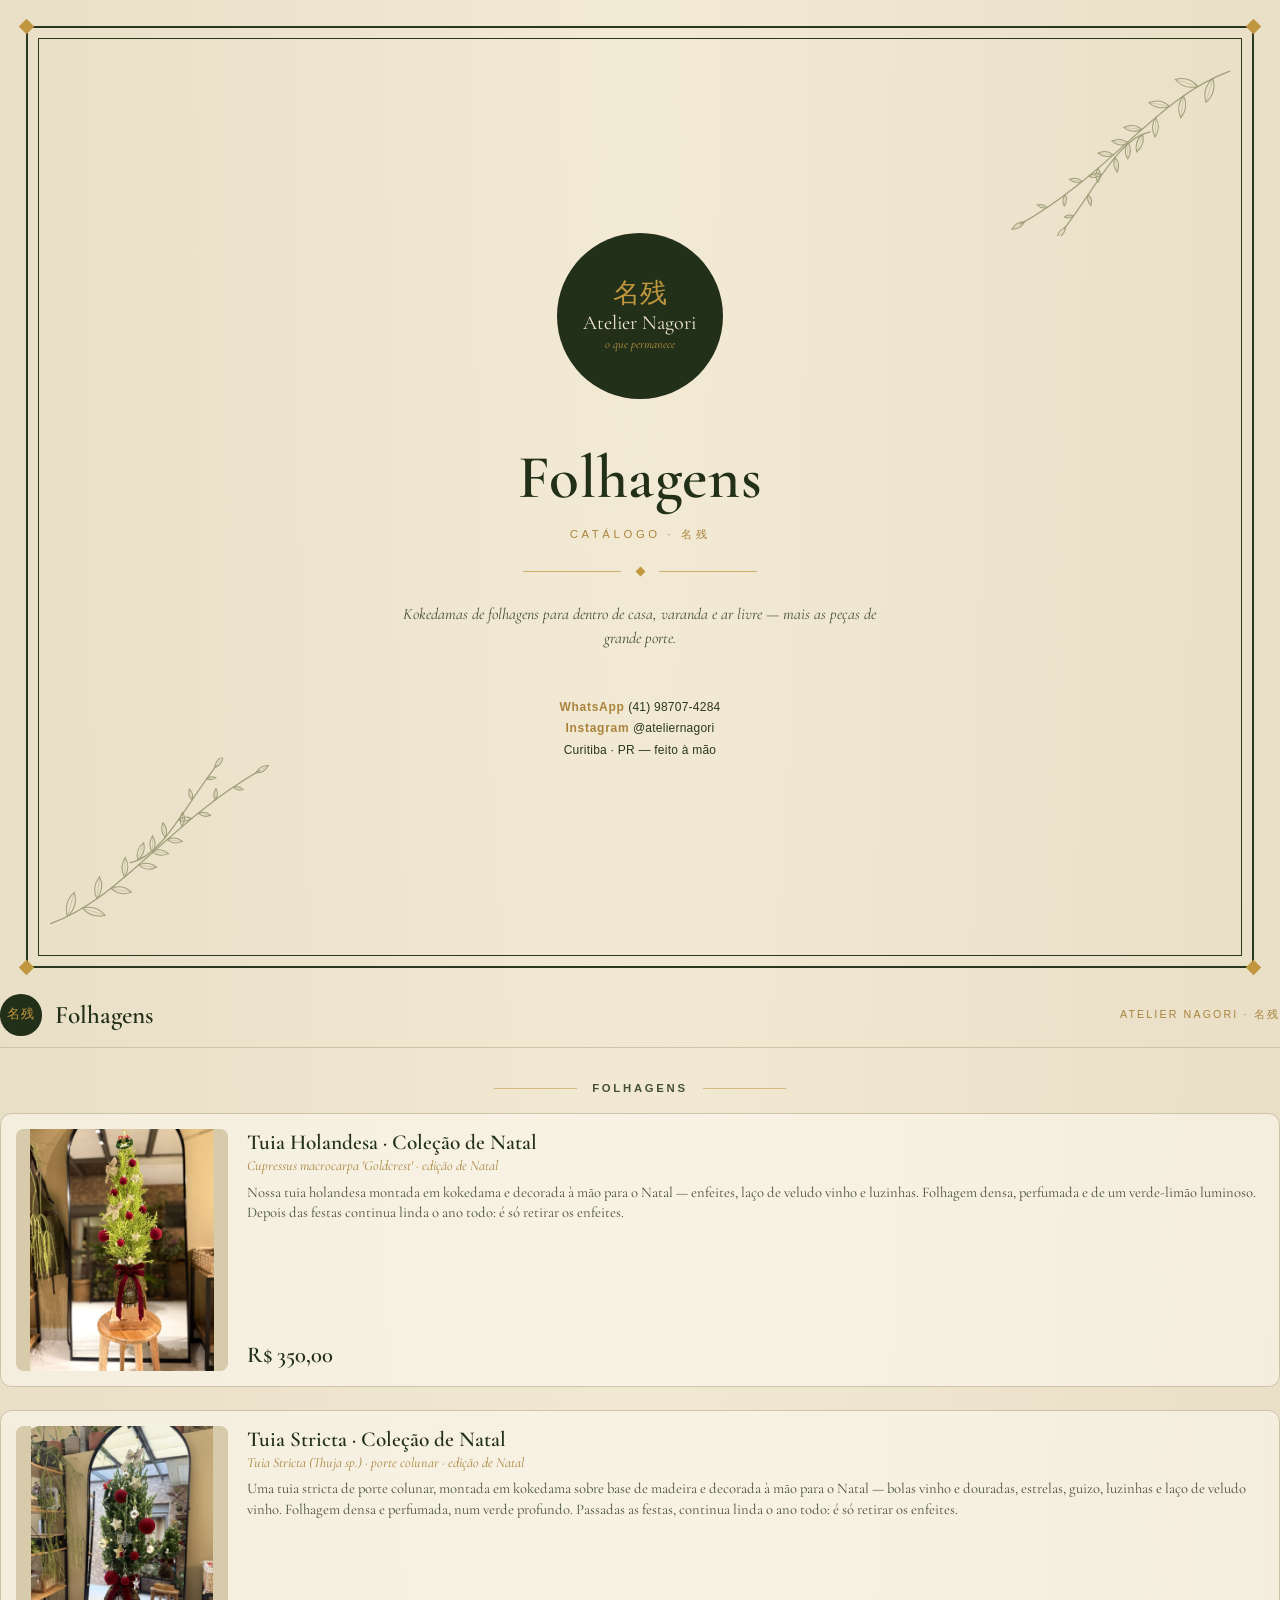
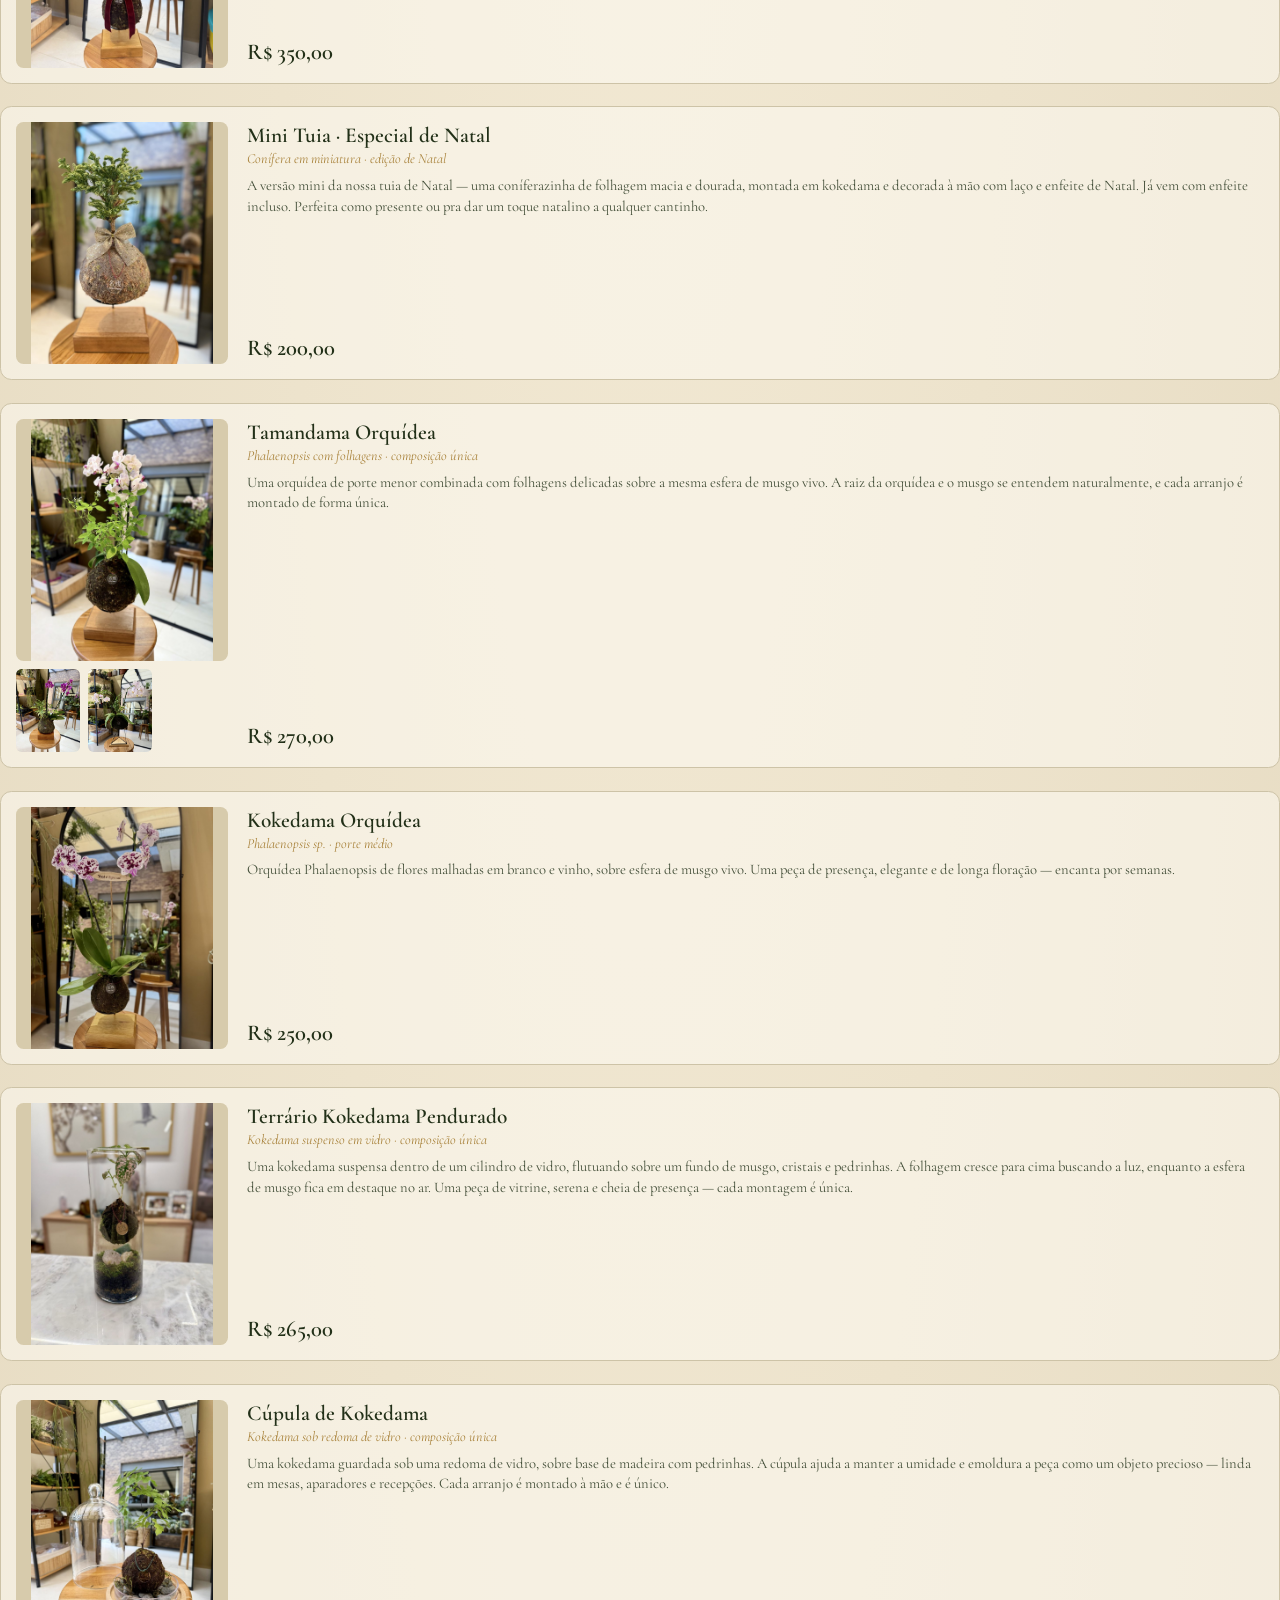
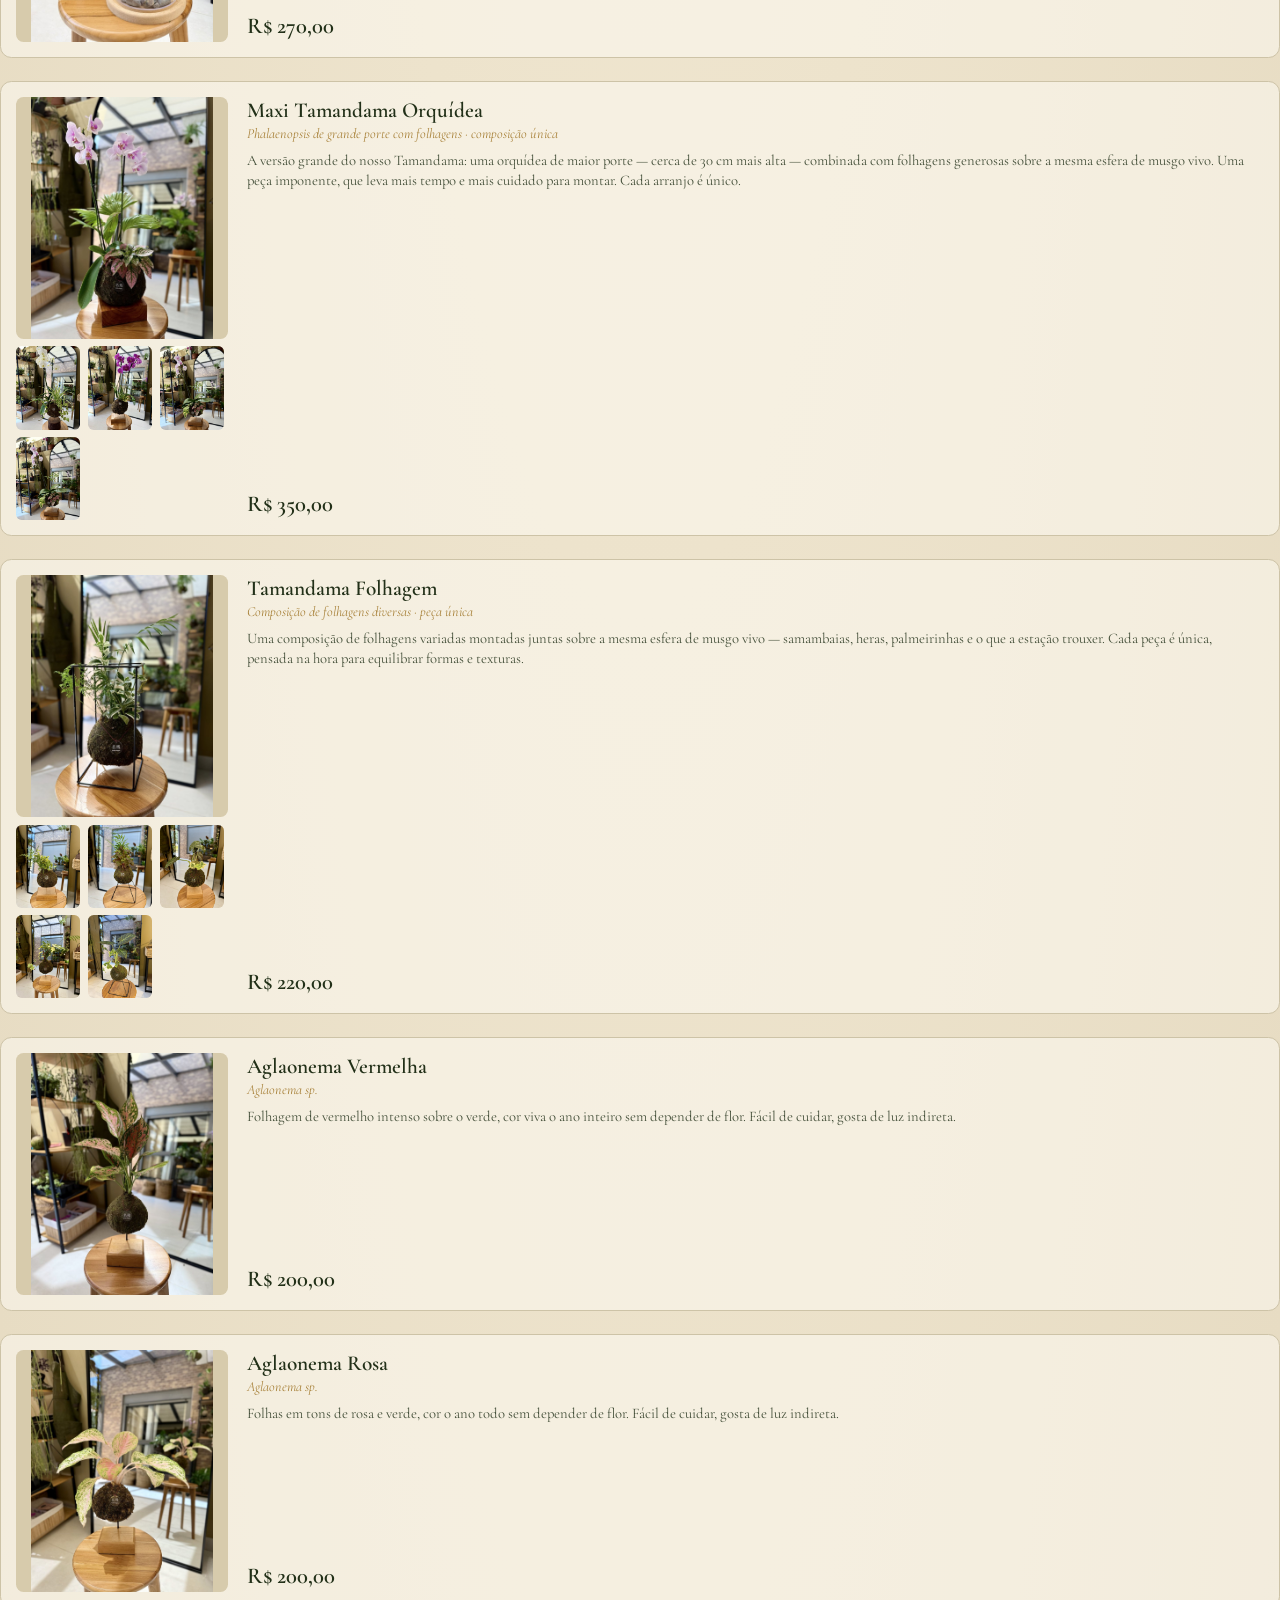
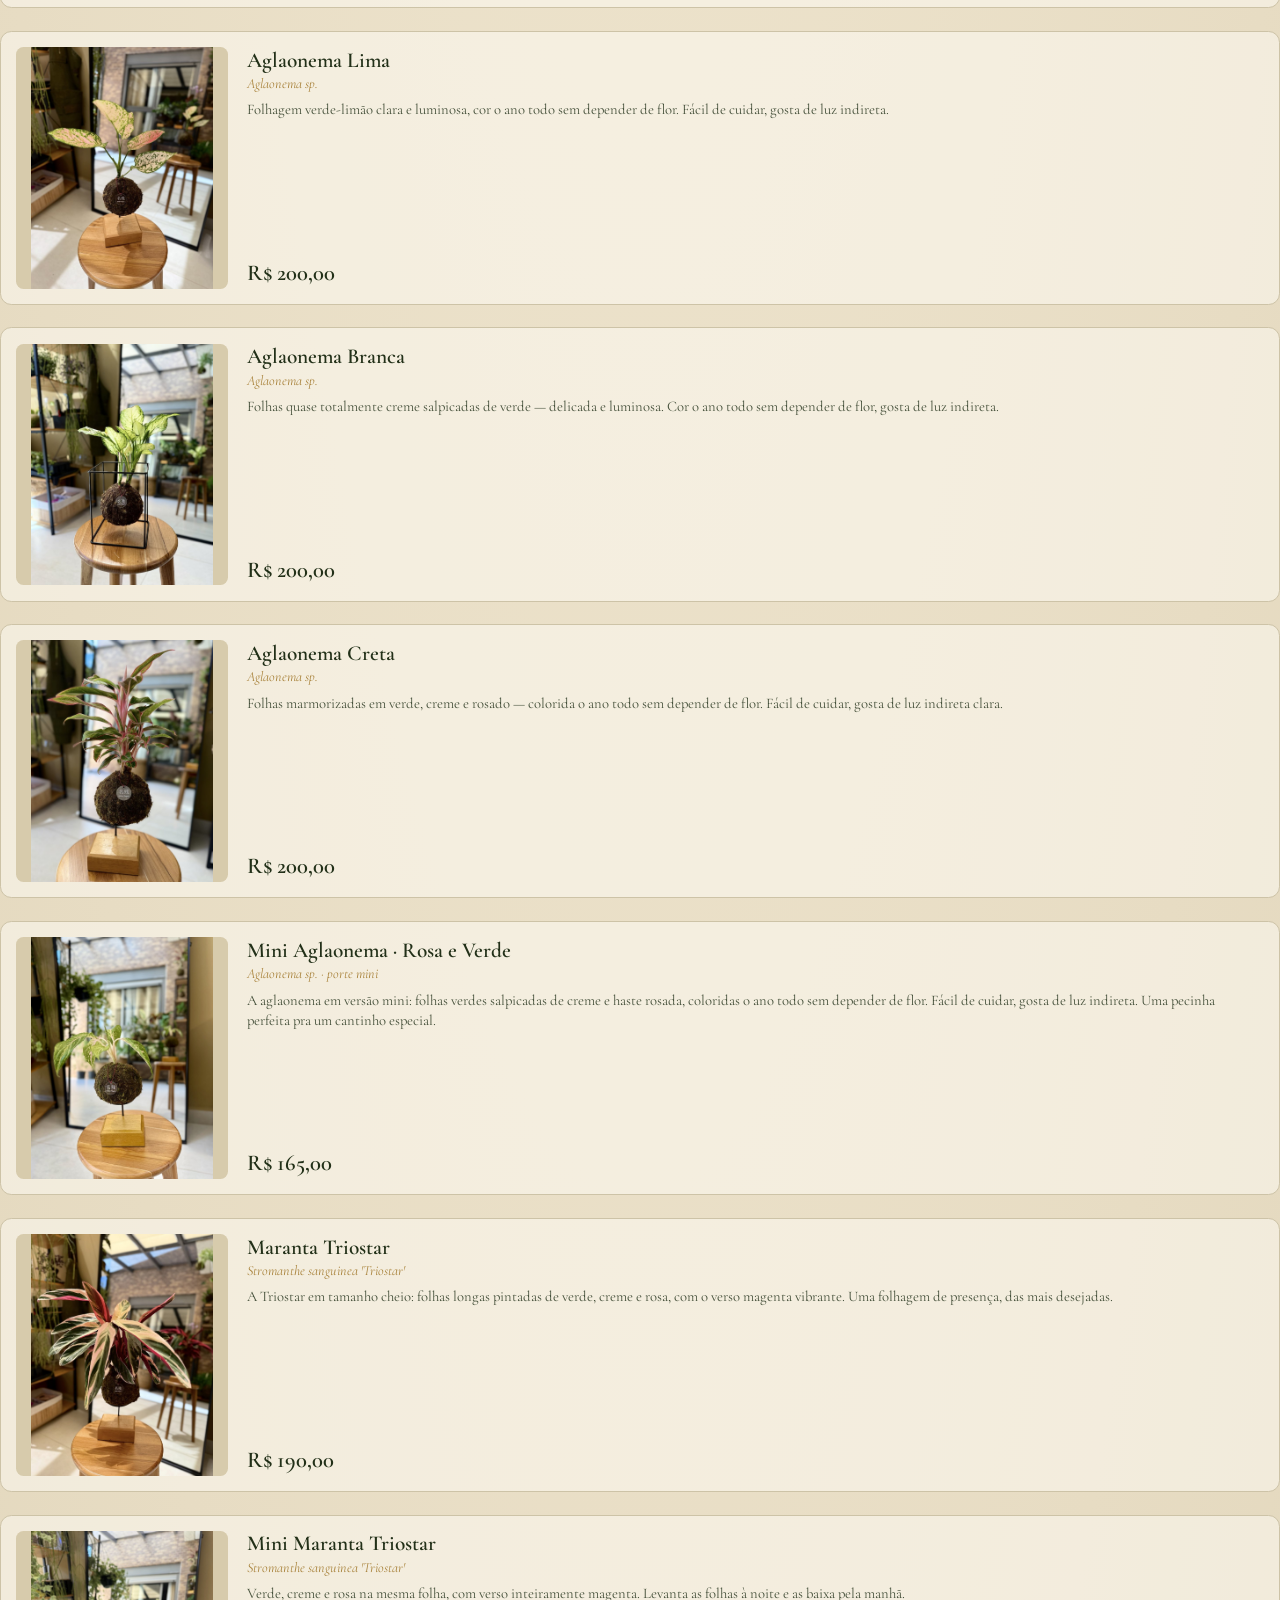
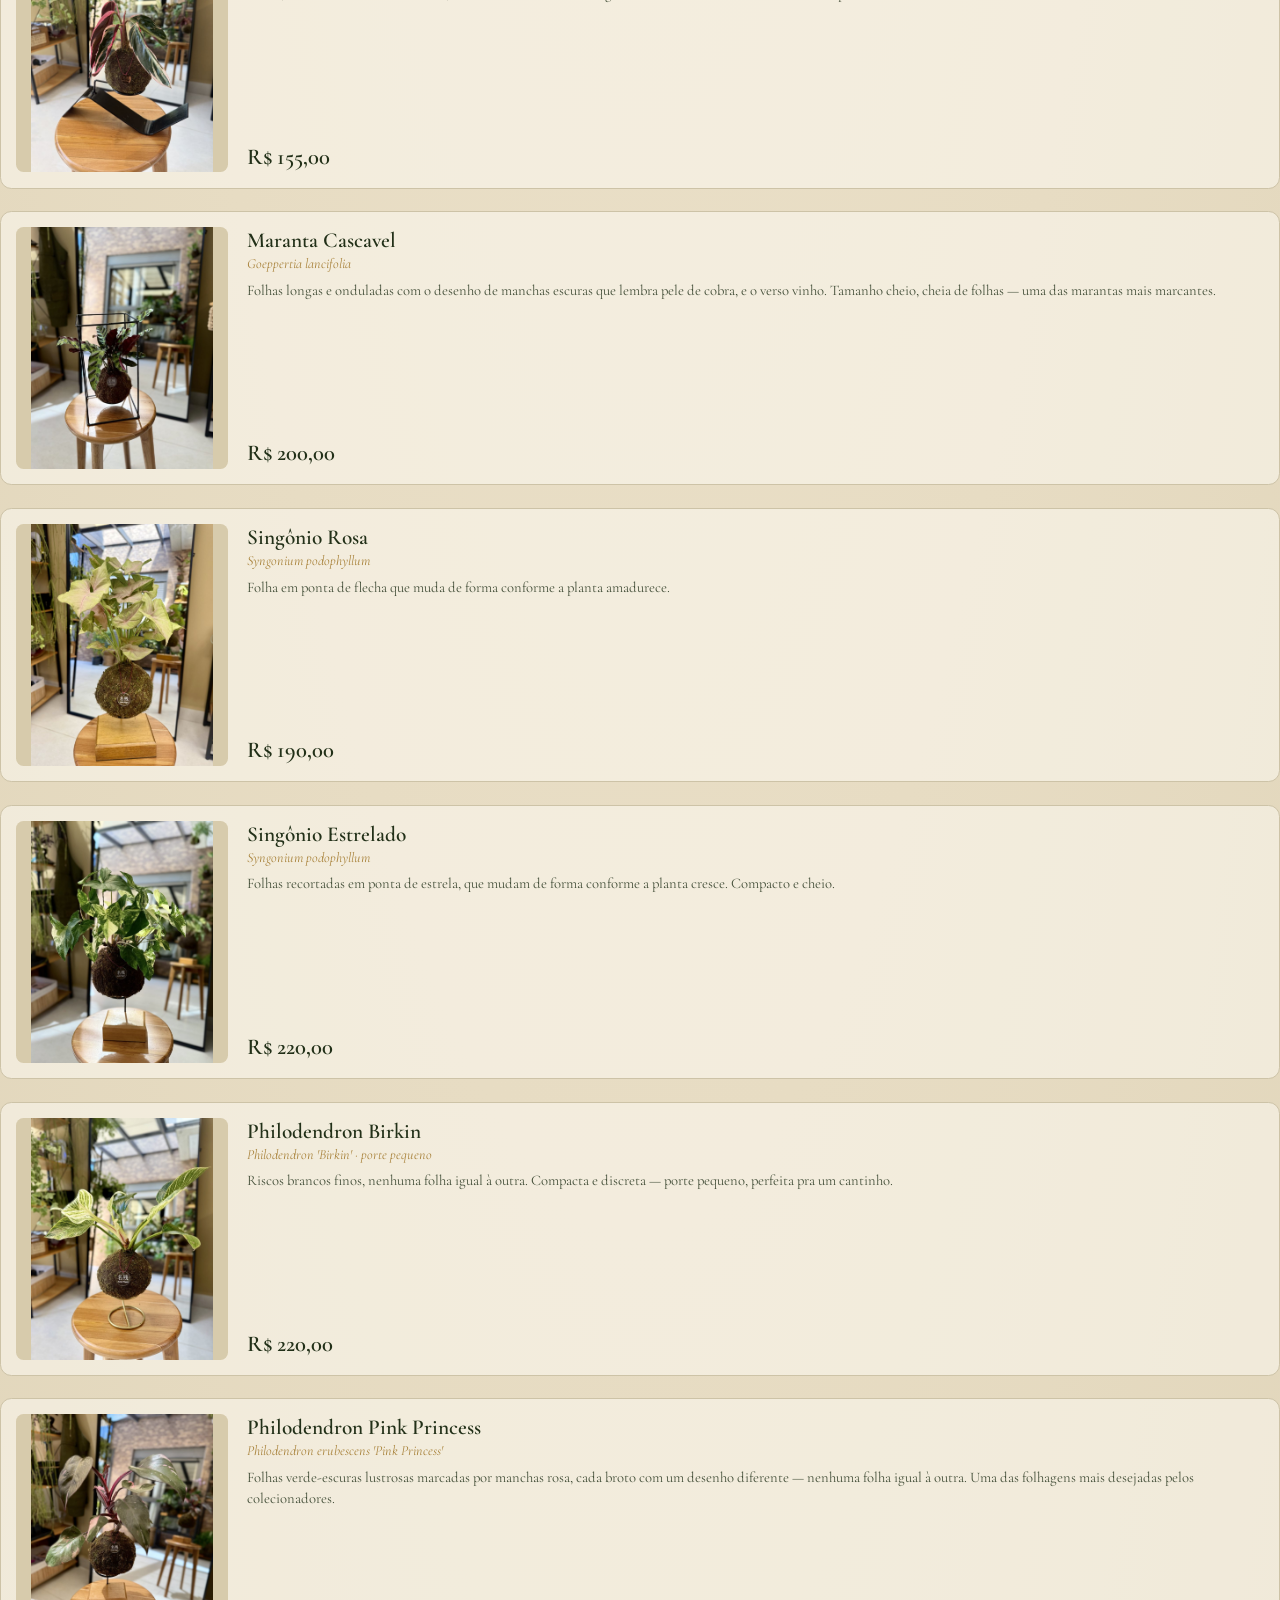
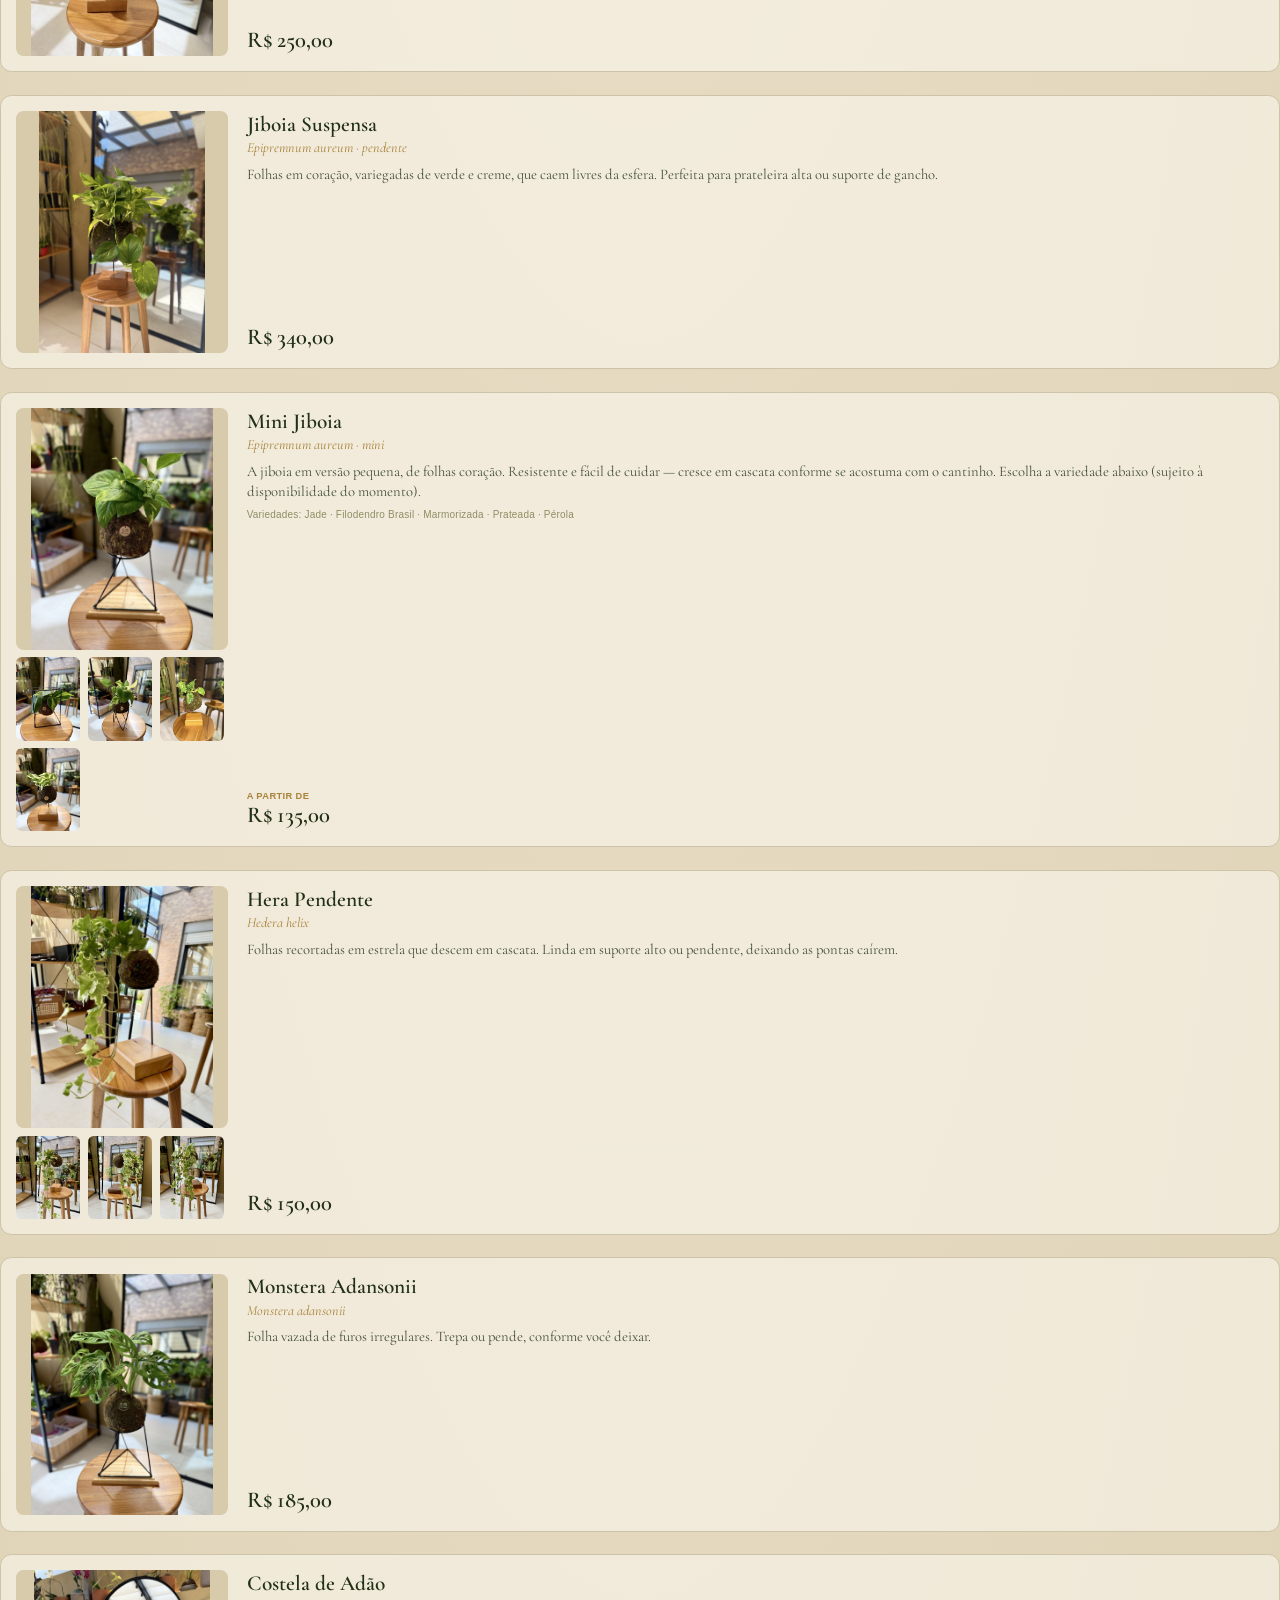
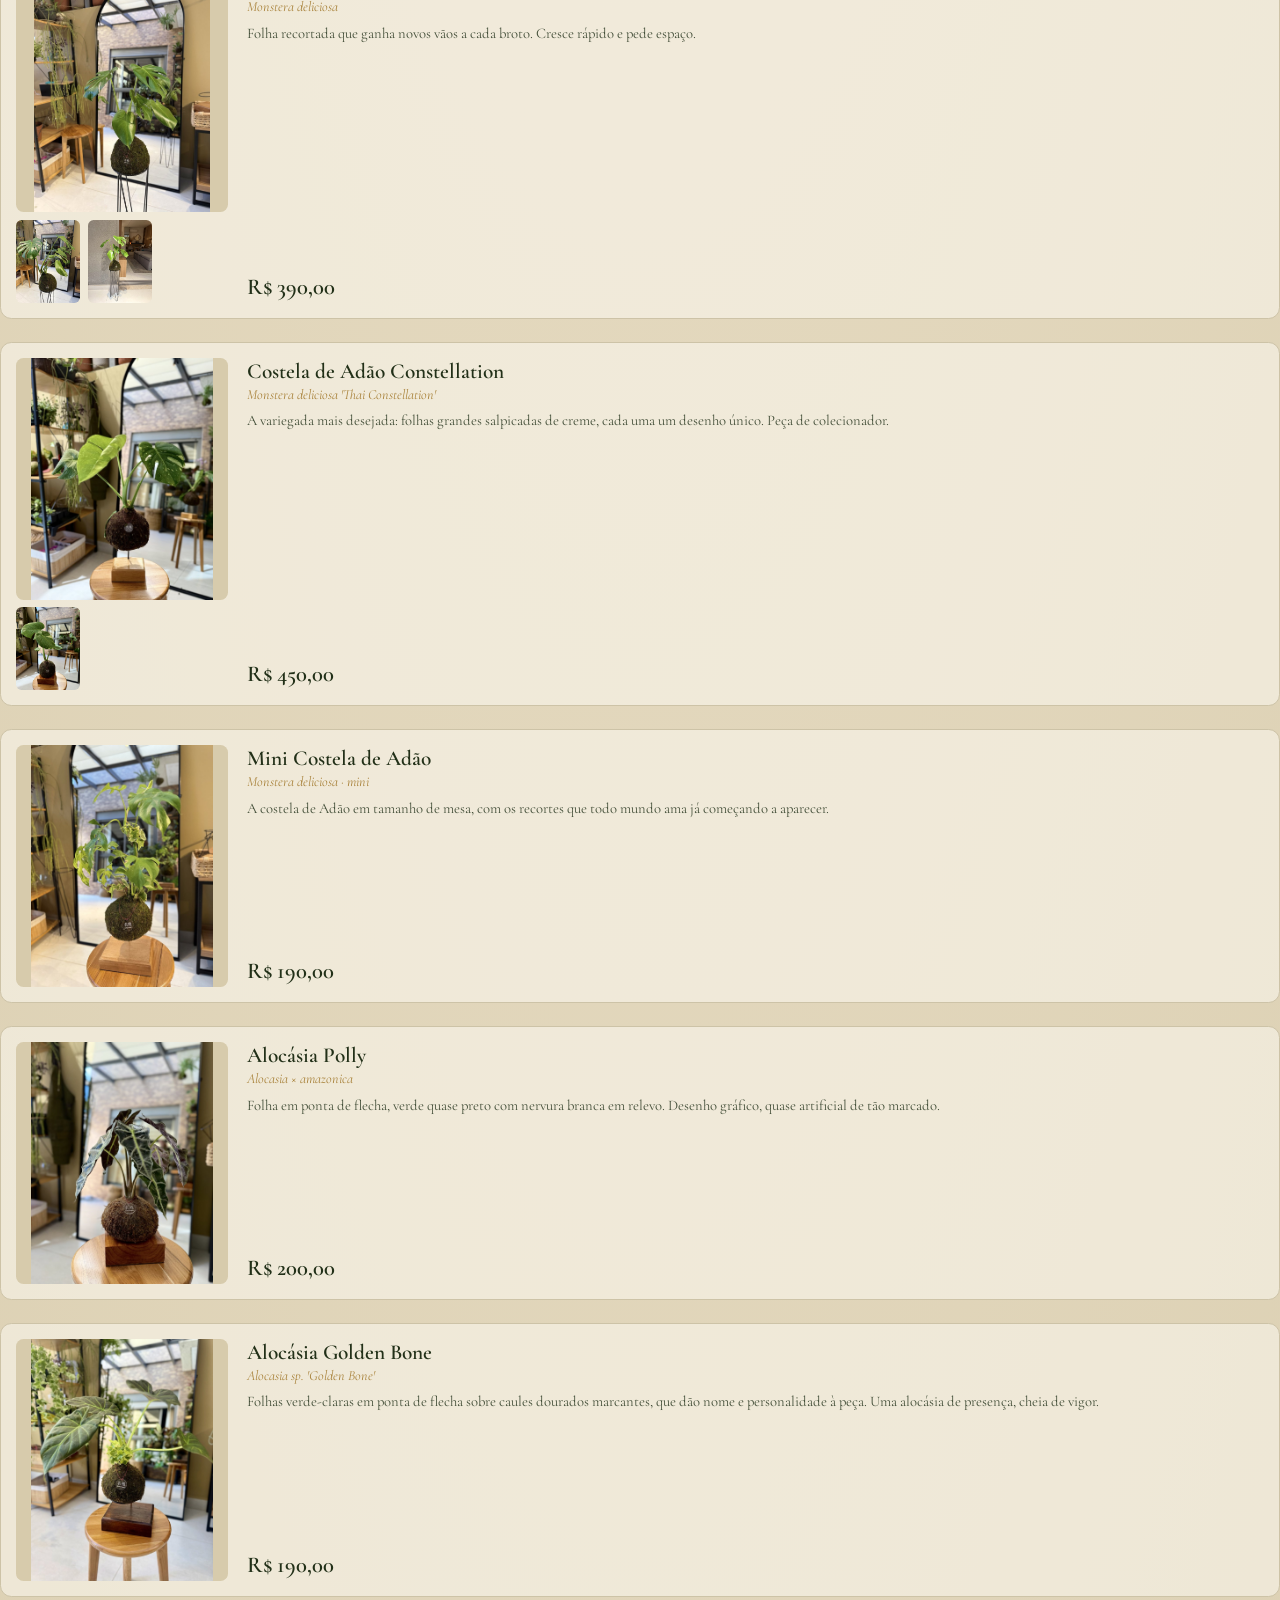
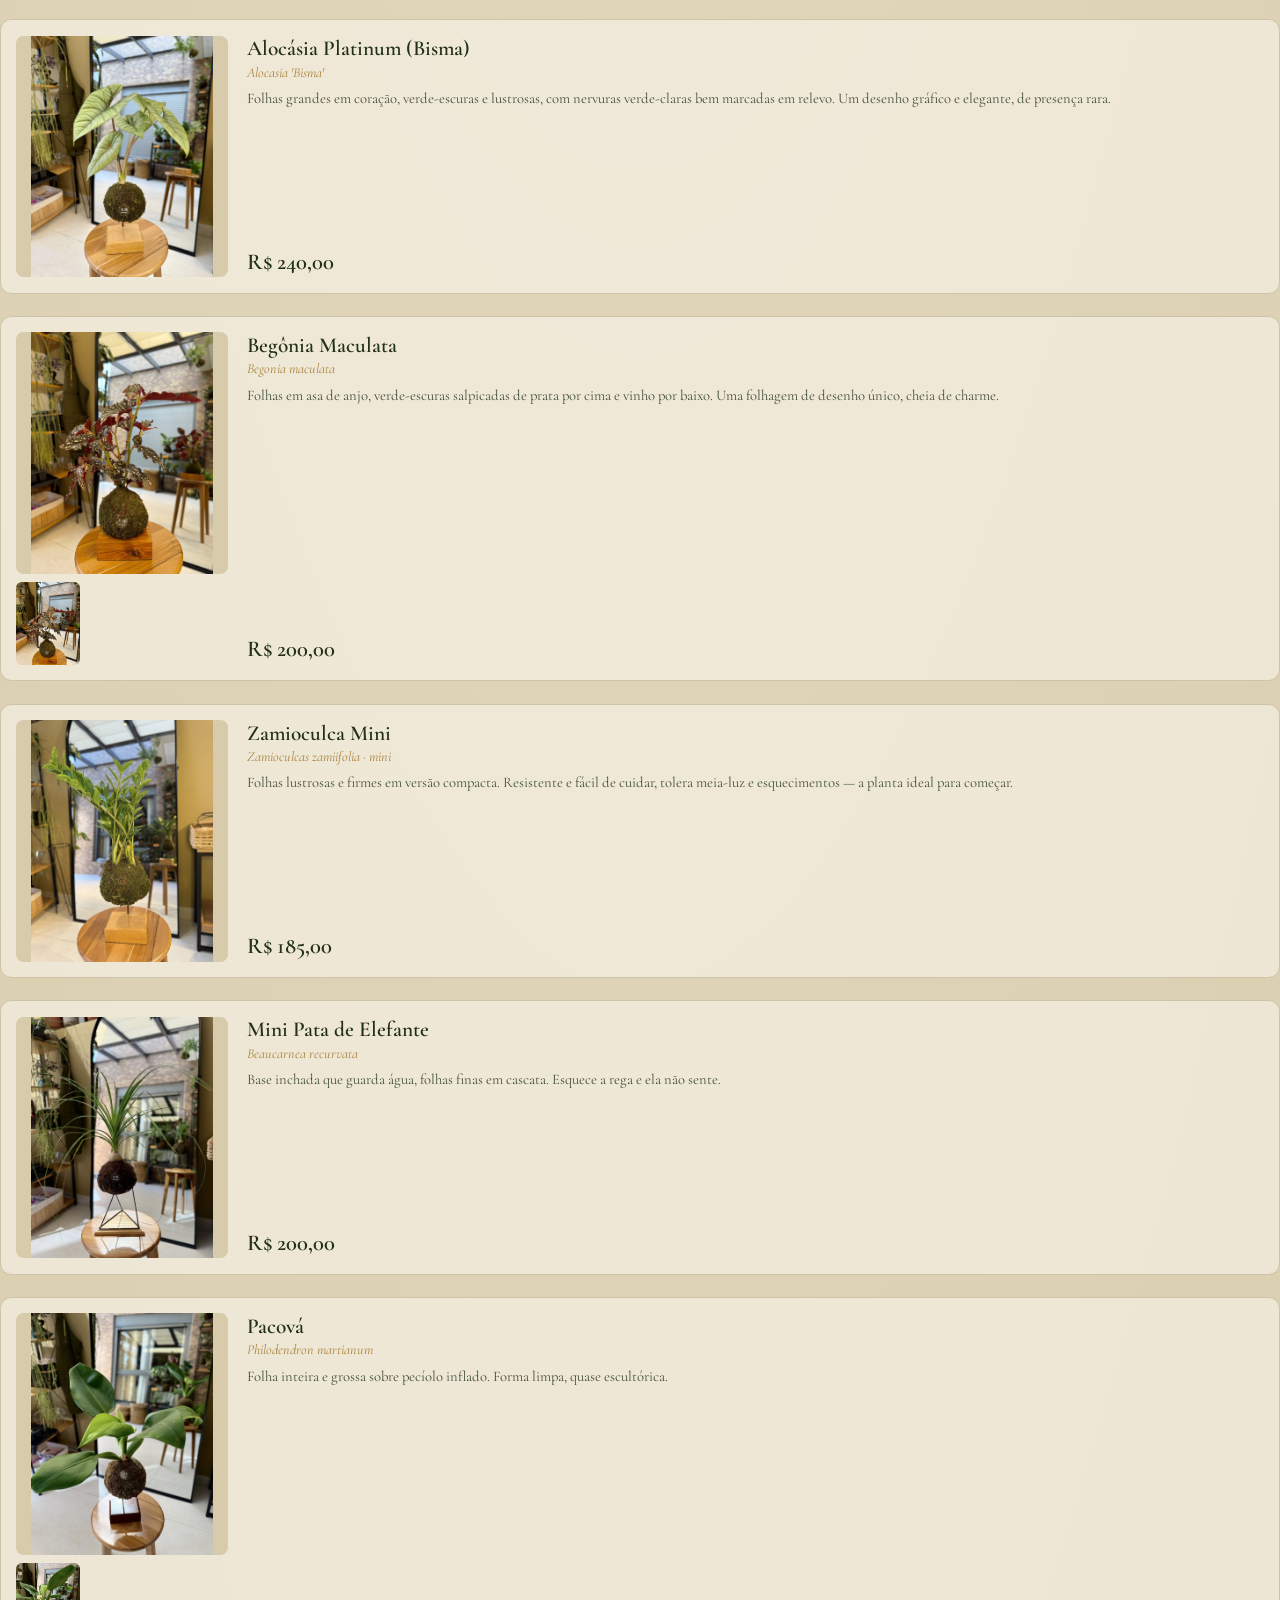
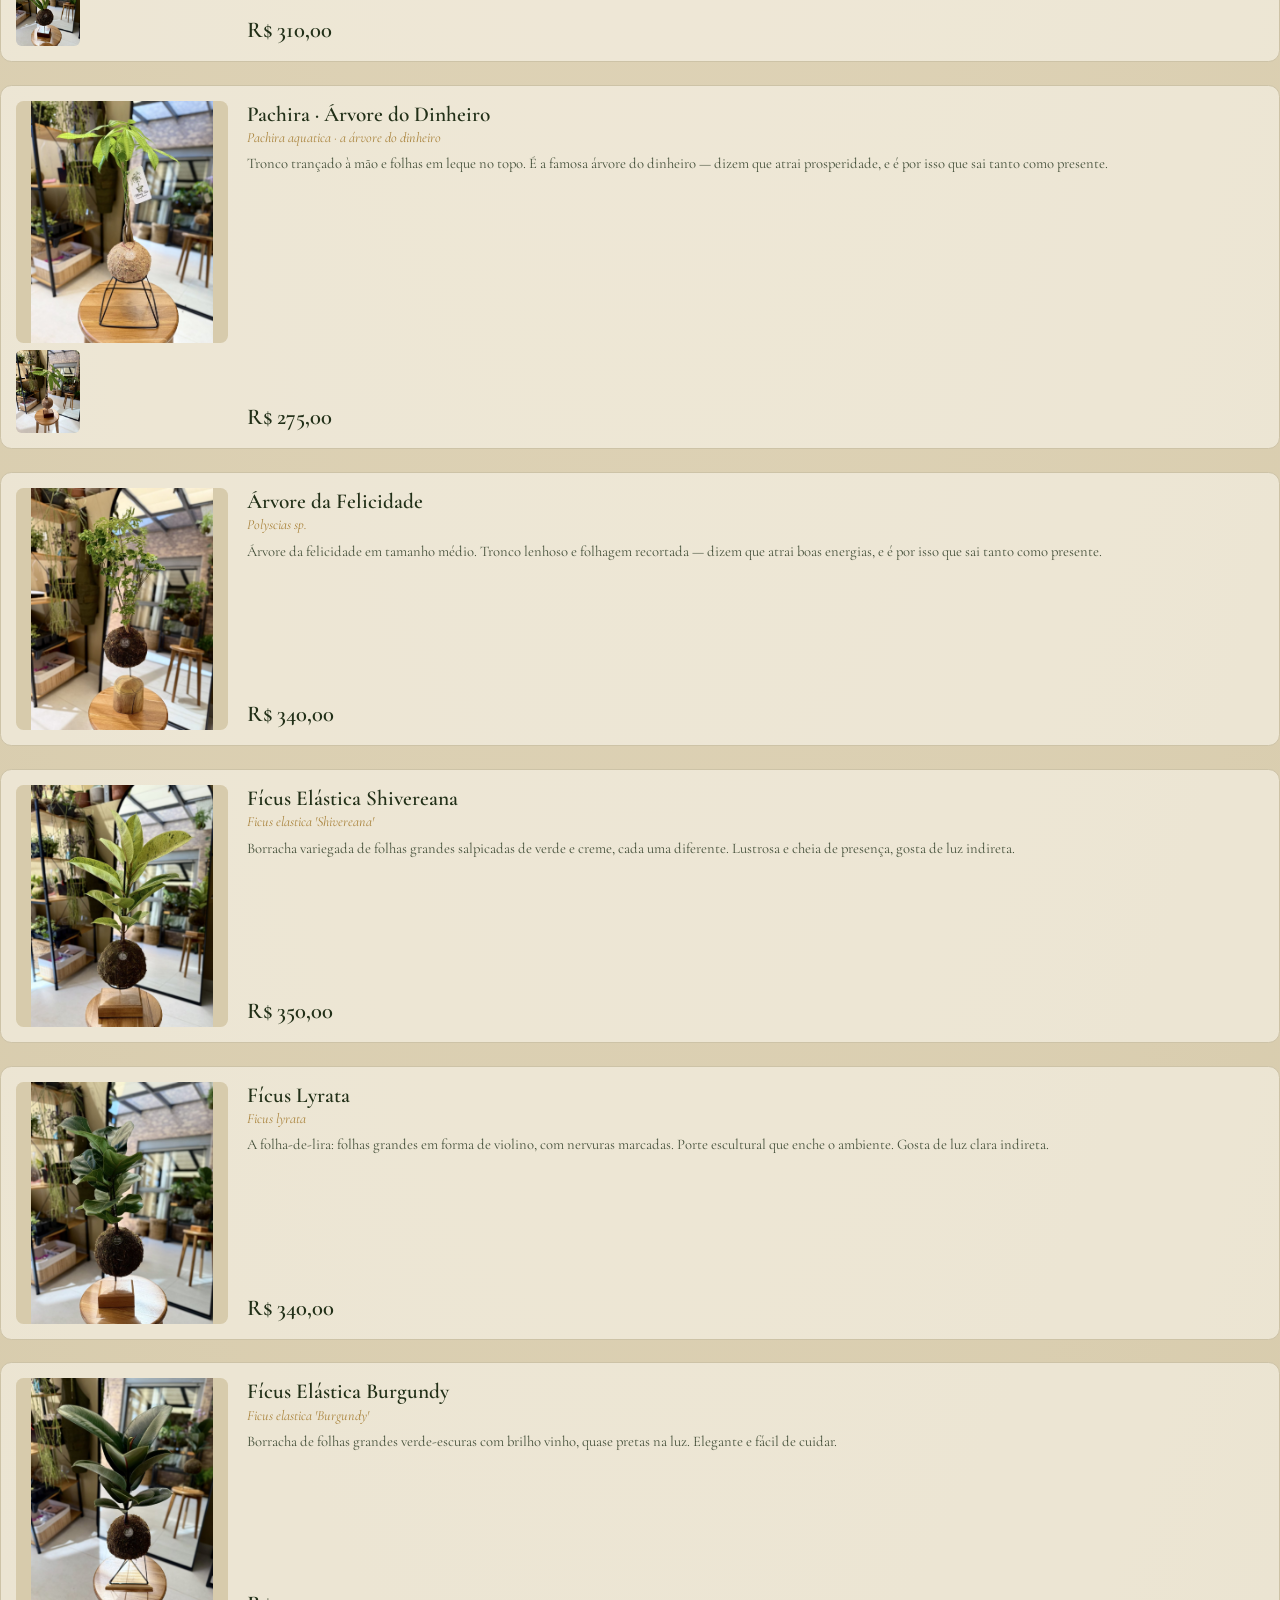
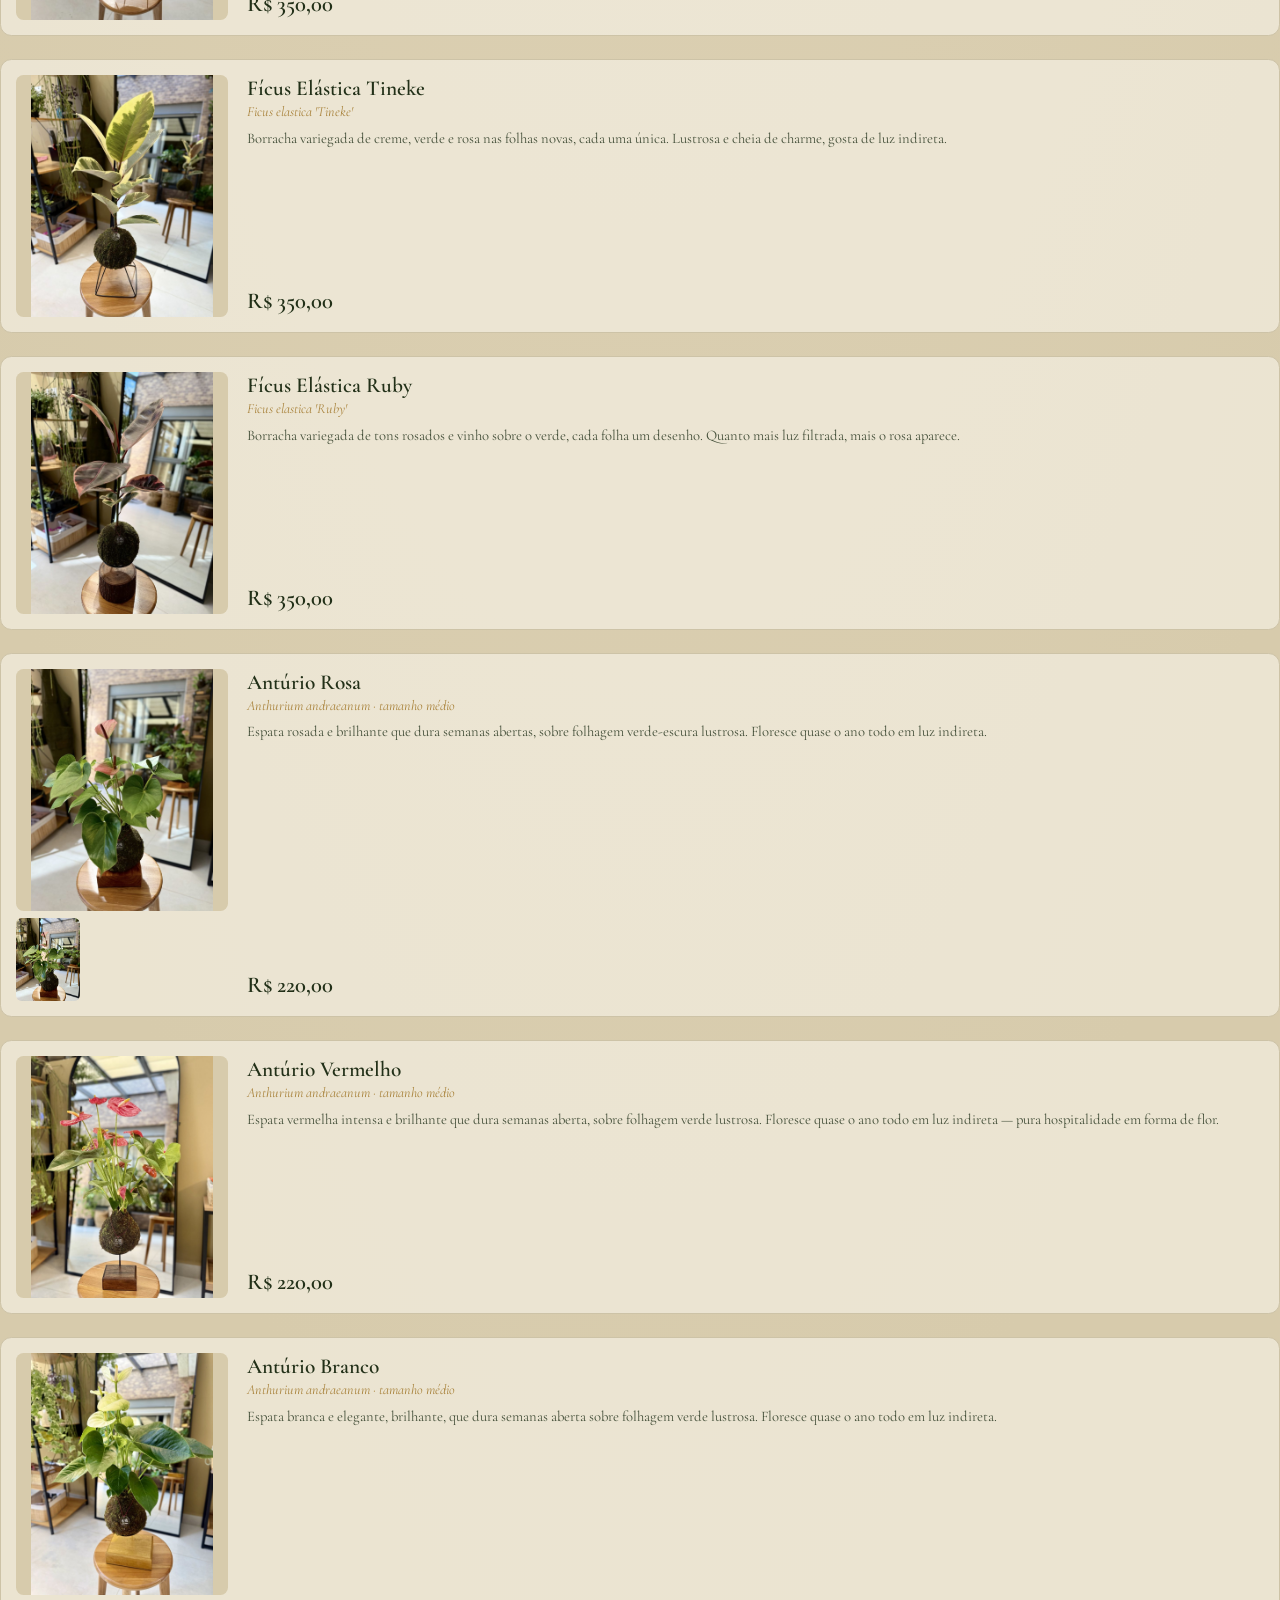
<file: catalogo/folhagens.html>
<!doctype html><html lang="pt-BR"><head><meta charset="utf-8">
<link rel="stylesheet" href="gf.css">
<style>
  :root{
    --green:#2a3820; --green-d:#223018; --green-soft:#45503a;
    --badge:#223019; --cream:#f3ead4; --gold:#c0963f; --gold-d:#a9833c; --olive:#8d8f66;
    --paper:#e7dcc3; --paper-lt:#f3ead5; --paper-dk:#d7cbac; --line:#cdc3a7;
    --serif:"Cormorant Garamond","EB Garamond",Georgia,serif;
    --sans:"Helvetica Neue",Arial,sans-serif;
  }
  @page { size: A4; margin: 13mm 13mm 16mm; }
  * { box-sizing: border-box; }
  body { margin: 0; font-family: var(--serif); color: var(--green);
    background: var(--paper);
    -webkit-print-color-adjust: exact; print-color-adjust: exact; }
  .kraft { background:
      radial-gradient(120% 70% at 50% 0%, var(--paper-lt) 0%, var(--paper) 52%, var(--paper-dk) 110%); }
  /* ---------- Capa ---------- */
  .cover { position: relative; height: 263mm; page-break-after: always;
    display: flex; flex-direction: column; align-items: center; justify-content: center; text-align: center; }
  .cframe { position: absolute; inset: 7mm; border: 1.6pt solid var(--green); }
  .cframe::after { content:""; position:absolute; inset: 2.6mm; border: .5pt solid var(--green); }
  .cdia { position: absolute; width: 11px; height: 11px; background: var(--gold); transform: rotate(45deg); }
  .cdia.tl{ left:7mm; top:7mm; margin:-5px 0 0 -5px } .cdia.tr{ right:7mm; top:7mm; margin:-5px -5px 0 0 }
  .cdia.bl{ left:7mm; bottom:7mm; margin:0 0 -5px -5px } .cdia.br{ right:7mm; bottom:7mm; margin:0 -5px -5px 0 }
  .sprig { position: absolute; width: 62mm; opacity: .8; }
  .sprig.tr { top: 15mm; right: 13mm; }
  .sprig.bl { bottom: 15mm; left: 13mm; transform: rotate(180deg); }
  .badge { width: 44mm; height: 44mm; border-radius: 50%; background: var(--badge);
    display: flex; flex-direction: column; align-items: center; justify-content: center; margin-bottom: 9mm; }
  .badge .mk { font-size: 20pt; color: var(--gold); line-height: 1; }
  .badge .nm { font-size: 15pt; color: var(--cream); margin-top: 1mm; white-space: nowrap; }
  .badge .sb { font-style: italic; font-size: 9pt; color: var(--gold); margin-top: .5mm; }
  .cover h1 { font-weight: 600; font-size: 46pt; margin: 2mm 0 0; color: var(--green-d); letter-spacing: .01em; }
  .cover .tsub { font-family: var(--sans); font-size: 8.5pt; letter-spacing: .32em; text-transform: uppercase; color: var(--gold-d); margin-top: 3mm; }
  .cline { display: flex; align-items: center; gap: 4mm; margin: 7mm 0; }
  .cline i { height: .6pt; width: 26mm; background: var(--gold); opacity: .7; }
  .cline b { width: 7px; height: 7px; background: var(--gold); transform: rotate(45deg); }
  .cover .sub { color: var(--green-soft); font-size: 12pt; max-width: 128mm; line-height: 1.55; font-style: italic; }
  .cover .contato { margin-top: 12mm; font-family: var(--sans); font-size: 9pt; color: var(--green); line-height: 1.8; letter-spacing: .02em; }
  .cover .contato b { color: var(--gold-d); letter-spacing: .06em; }
  /* ---------- Cabeçalho das páginas ---------- */
  .page-head { display: flex; justify-content: space-between; align-items: center;
    border-bottom: .8pt solid var(--line); padding-bottom: 3mm; margin-bottom: 6mm; }
  .ph-left { display: flex; align-items: center; gap: 3.5mm; }
  .ph-seal { width: 11mm; height: 11mm; border-radius: 50%; background: var(--badge); color: var(--gold);
    display: inline-flex; align-items: center; justify-content: center; font-family: var(--serif);
    font-size: 10pt; line-height: 1; letter-spacing: .03em; flex: none; }
  .page-head .t { font-family: var(--serif); font-weight: 600; font-size: 19pt; color: var(--green-d); }
  .page-head .n { font-family: var(--sans); font-size: 8pt; letter-spacing: .2em; text-transform: uppercase; color: var(--gold-d); }
  .sec { text-align: center; margin: 9mm 0 5mm; break-after: avoid; display: flex; align-items: center; justify-content: center; gap: 4mm; }
  .sec::before, .sec::after { content:""; height:.6pt; width: 22mm; background: var(--gold); opacity:.55; }
  .sec span { font-family: var(--sans); font-size: 8.5pt; letter-spacing: .24em; text-transform: uppercase; color: var(--green-soft); }
  .grid { display: flex; flex-direction: column; gap: 6mm; }
  /* ---------- Card do produto ---------- */
  .c { break-inside: avoid; border: .8pt solid var(--line); border-radius: 3mm; overflow: hidden;
    display: flex; gap: 5mm; padding: 4mm; background: rgba(255,253,247,.5); }
  .c-img { flex: 0 0 56mm; display: flex; flex-direction: column; gap: 2mm; }
  .c-main { background: var(--paper-dk); border-radius: 2mm; overflow: hidden; display: flex; align-items: center; justify-content: center; }
  .c-main img { width: 100%; height: 64mm; object-fit: contain; display: block; }
  .c-thumbs { display: flex; flex-wrap: wrap; gap: 2mm; }
  .c-thumbs img { flex: 0 0 auto; width: 17mm; height: 22mm; object-fit: cover; background: var(--paper-dk); border-radius: 1.5mm; display: block; }
  .c-b { flex: 1; padding: .5mm 1mm .5mm 0; display: flex; flex-direction: column; }
  .c-b h3 { font-family: var(--serif); font-weight: 600; font-size: 16pt; margin: 0 0 1mm; color: var(--green-d); line-height: 1.05; }
  .c-esp { font-family: var(--serif); font-style: italic; font-size: 10.5pt; color: var(--gold-d); margin: 0 0 2mm; }
  .c-alt { font-family: var(--sans); font-size: 8.5pt; color: var(--green-soft); margin: 0 0 2mm; letter-spacing: .02em; font-weight: 600; }
  .c-desc { font-family: var(--serif); font-size: 11pt; line-height: 1.4; color: var(--green-soft); margin: 0 0 2mm; }
  .c-var { font-family: var(--sans); font-size: 7.5pt; color: var(--olive); margin: 0 0 2mm; letter-spacing: .02em; }
  .c-price { font-family: var(--serif); font-weight: 600; font-size: 17pt; color: var(--green-d); margin-top: auto; }
  .c-price small { font-family: var(--sans); font-size: 7pt; letter-spacing: .04em; color: var(--gold-d); display: block; font-weight: 600; text-transform: uppercase; }
  /* ---------- Rodapé ---------- */
  .foot { margin-top: 9mm; border-top: .8pt solid var(--line); padding-top: 4mm; text-align: center;
    font-family: var(--sans); font-size: 8.5pt; color: var(--green-soft); line-height: 1.6; }
  .foot b { color: var(--gold-d); }
</style></head><body class="kraft">
  <section class="cover">
    <div class="cframe"></div>
    <span class="cdia tl"></span><span class="cdia tr"></span><span class="cdia bl"></span><span class="cdia br"></span>
    <svg class="sprig tr" viewBox="0 0 300 230" xmlns="http://www.w3.org/2000/svg">
  <path d="M298,18 C205,52 150,145 30,214" fill="none" stroke="#8d8f66" stroke-width="1.6" stroke-linecap="round"/><path d="M276.4,27.3 Q281.5,45.4 267.6,58.0 Q262.4,39.9 276.4,27.3 Z" fill="none" stroke="#8d8f66" stroke-width="1.3"/><path d="M276.4,27.3 L267.6,58.0" fill="none" stroke="#8d8f66" stroke-width="0.8" opacity="0.6"/><path d="M257.2,37.7 Q240.0,42.2 228.3,28.8 Q245.5,24.3 257.2,37.7 Z" fill="none" stroke="#8d8f66" stroke-width="1.3"/><path d="M257.2,37.7 L228.3,28.8" fill="none" stroke="#8d8f66" stroke-width="0.8" opacity="0.6"/><path d="M238.8,49.7 Q245.9,64.9 235.3,78.0 Q228.3,62.7 238.8,49.7 Z" fill="none" stroke="#8d8f66" stroke-width="1.3"/><path d="M238.8,49.7 L235.3,78.0" fill="none" stroke="#8d8f66" stroke-width="0.8" opacity="0.6"/><path d="M220.9,63.0 Q206.3,68.8 194.5,58.3 Q209.1,52.5 220.9,63.0 Z" fill="none" stroke="#8d8f66" stroke-width="1.3"/><path d="M220.9,63.0 L194.5,58.3" fill="none" stroke="#8d8f66" stroke-width="0.8" opacity="0.6"/><path d="M203.2,77.4 Q210.6,90.2 202.4,102.5 Q195.1,89.7 203.2,77.4 Z" fill="none" stroke="#8d8f66" stroke-width="1.3"/><path d="M203.2,77.4 L202.4,102.5" fill="none" stroke="#8d8f66" stroke-width="0.8" opacity="0.6"/><path d="M185.5,92.8 Q173.1,98.6 162.3,90.1 Q174.7,84.2 185.5,92.8 Z" fill="none" stroke="#8d8f66" stroke-width="1.3"/><path d="M185.5,92.8 L162.3,90.1" fill="none" stroke="#8d8f66" stroke-width="0.8" opacity="0.6"/><path d="M167.5,108.8 Q174.2,119.7 167.4,130.5 Q160.8,119.6 167.5,108.8 Z" fill="none" stroke="#8d8f66" stroke-width="1.3"/><path d="M167.5,108.8 L167.4,130.5" fill="none" stroke="#8d8f66" stroke-width="0.8" opacity="0.6"/><path d="M148.9,125.4 Q138.3,130.4 129.1,123.2 Q139.7,118.1 148.9,125.4 Z" fill="none" stroke="#8d8f66" stroke-width="1.3"/><path d="M148.9,125.4 L129.1,123.2" fill="none" stroke="#8d8f66" stroke-width="0.8" opacity="0.6"/><path d="M129.6,142.3 Q135.0,151.5 129.1,160.5 Q123.7,151.2 129.6,142.3 Z" fill="none" stroke="#8d8f66" stroke-width="1.3"/><path d="M129.6,142.3 L129.1,160.5" fill="none" stroke="#8d8f66" stroke-width="0.8" opacity="0.6"/><path d="M109.2,159.3 Q100.2,163.0 92.9,156.6 Q101.9,152.9 109.2,159.3 Z" fill="none" stroke="#8d8f66" stroke-width="1.3"/><path d="M109.2,159.3 L92.9,156.6" fill="none" stroke="#8d8f66" stroke-width="0.8" opacity="0.6"/><path d="M87.4,176.1 Q91.3,183.9 86.1,190.8 Q82.2,183.0 87.4,176.1 Z" fill="none" stroke="#8d8f66" stroke-width="1.3"/><path d="M87.4,176.1 L86.1,190.8" fill="none" stroke="#8d8f66" stroke-width="0.8" opacity="0.6"/><path d="M64.2,192.7 Q56.9,195.0 51.5,189.5 Q58.8,187.2 64.2,192.7 Z" fill="none" stroke="#8d8f66" stroke-width="1.3"/><path d="M64.2,192.7 L51.5,189.5" fill="none" stroke="#8d8f66" stroke-width="0.8" opacity="0.6"/><path d="M35.4,210.9 Q30.1,220.6 19.0,220.5 Q24.3,210.8 35.4,210.9 Z" fill="none" stroke="#8d8f66" stroke-width="1.3"/><path d="M35.4,210.9 L19.0,220.5" fill="none" stroke="#8d8f66" stroke-width="0.8" opacity="0.6"/>
  <path d="M196,96 C156,104 128,165 86,220" fill="none" stroke="#8d8f66" stroke-width="1.6" stroke-linecap="round"/><path d="M186.6,98.9 Q189.7,112.7 178.7,121.6 Q175.6,107.8 186.6,98.9 Z" fill="none" stroke="#8d8f66" stroke-width="1.3"/><path d="M186.6,98.9 L178.7,121.6" fill="none" stroke="#8d8f66" stroke-width="0.8" opacity="0.6"/><path d="M168.5,110.5 Q156.9,115.7 147.1,107.6 Q158.7,102.4 168.5,110.5 Z" fill="none" stroke="#8d8f66" stroke-width="1.3"/><path d="M168.5,110.5 L147.1,107.6" fill="none" stroke="#8d8f66" stroke-width="0.8" opacity="0.6"/><path d="M151.3,128.3 Q158.5,136.9 154.0,147.3 Q146.7,138.6 151.3,128.3 Z" fill="none" stroke="#8d8f66" stroke-width="1.3"/><path d="M151.3,128.3 L154.0,147.3" fill="none" stroke="#8d8f66" stroke-width="0.8" opacity="0.6"/><path d="M134.3,150.7 Q126.6,156.9 117.6,152.7 Q125.3,146.5 134.3,150.7 Z" fill="none" stroke="#8d8f66" stroke-width="1.3"/><path d="M134.3,150.7 L117.6,152.7" fill="none" stroke="#8d8f66" stroke-width="0.8" opacity="0.6"/><path d="M116.8,176.3 Q122.9,182.2 120.3,190.2 Q114.2,184.3 116.8,176.3 Z" fill="none" stroke="#8d8f66" stroke-width="1.3"/><path d="M116.8,176.3 L120.3,190.2" fill="none" stroke="#8d8f66" stroke-width="0.8" opacity="0.6"/><path d="M98.2,203.4 Q92.7,207.8 86.3,204.8 Q91.8,200.4 98.2,203.4 Z" fill="none" stroke="#8d8f66" stroke-width="1.3"/><path d="M98.2,203.4 L86.3,204.8" fill="none" stroke="#8d8f66" stroke-width="0.8" opacity="0.6"/><path d="M87.9,217.5 Q86.8,228.0 77.0,231.9 Q78.2,221.5 87.9,217.5 Z" fill="none" stroke="#8d8f66" stroke-width="1.3"/><path d="M87.9,217.5 L77.0,231.9" fill="none" stroke="#8d8f66" stroke-width="0.8" opacity="0.6"/>
</svg><svg class="sprig bl" viewBox="0 0 300 230" xmlns="http://www.w3.org/2000/svg">
  <path d="M298,18 C205,52 150,145 30,214" fill="none" stroke="#8d8f66" stroke-width="1.6" stroke-linecap="round"/><path d="M276.4,27.3 Q281.5,45.4 267.6,58.0 Q262.4,39.9 276.4,27.3 Z" fill="none" stroke="#8d8f66" stroke-width="1.3"/><path d="M276.4,27.3 L267.6,58.0" fill="none" stroke="#8d8f66" stroke-width="0.8" opacity="0.6"/><path d="M257.2,37.7 Q240.0,42.2 228.3,28.8 Q245.5,24.3 257.2,37.7 Z" fill="none" stroke="#8d8f66" stroke-width="1.3"/><path d="M257.2,37.7 L228.3,28.8" fill="none" stroke="#8d8f66" stroke-width="0.8" opacity="0.6"/><path d="M238.8,49.7 Q245.9,64.9 235.3,78.0 Q228.3,62.7 238.8,49.7 Z" fill="none" stroke="#8d8f66" stroke-width="1.3"/><path d="M238.8,49.7 L235.3,78.0" fill="none" stroke="#8d8f66" stroke-width="0.8" opacity="0.6"/><path d="M220.9,63.0 Q206.3,68.8 194.5,58.3 Q209.1,52.5 220.9,63.0 Z" fill="none" stroke="#8d8f66" stroke-width="1.3"/><path d="M220.9,63.0 L194.5,58.3" fill="none" stroke="#8d8f66" stroke-width="0.8" opacity="0.6"/><path d="M203.2,77.4 Q210.6,90.2 202.4,102.5 Q195.1,89.7 203.2,77.4 Z" fill="none" stroke="#8d8f66" stroke-width="1.3"/><path d="M203.2,77.4 L202.4,102.5" fill="none" stroke="#8d8f66" stroke-width="0.8" opacity="0.6"/><path d="M185.5,92.8 Q173.1,98.6 162.3,90.1 Q174.7,84.2 185.5,92.8 Z" fill="none" stroke="#8d8f66" stroke-width="1.3"/><path d="M185.5,92.8 L162.3,90.1" fill="none" stroke="#8d8f66" stroke-width="0.8" opacity="0.6"/><path d="M167.5,108.8 Q174.2,119.7 167.4,130.5 Q160.8,119.6 167.5,108.8 Z" fill="none" stroke="#8d8f66" stroke-width="1.3"/><path d="M167.5,108.8 L167.4,130.5" fill="none" stroke="#8d8f66" stroke-width="0.8" opacity="0.6"/><path d="M148.9,125.4 Q138.3,130.4 129.1,123.2 Q139.7,118.1 148.9,125.4 Z" fill="none" stroke="#8d8f66" stroke-width="1.3"/><path d="M148.9,125.4 L129.1,123.2" fill="none" stroke="#8d8f66" stroke-width="0.8" opacity="0.6"/><path d="M129.6,142.3 Q135.0,151.5 129.1,160.5 Q123.7,151.2 129.6,142.3 Z" fill="none" stroke="#8d8f66" stroke-width="1.3"/><path d="M129.6,142.3 L129.1,160.5" fill="none" stroke="#8d8f66" stroke-width="0.8" opacity="0.6"/><path d="M109.2,159.3 Q100.2,163.0 92.9,156.6 Q101.9,152.9 109.2,159.3 Z" fill="none" stroke="#8d8f66" stroke-width="1.3"/><path d="M109.2,159.3 L92.9,156.6" fill="none" stroke="#8d8f66" stroke-width="0.8" opacity="0.6"/><path d="M87.4,176.1 Q91.3,183.9 86.1,190.8 Q82.2,183.0 87.4,176.1 Z" fill="none" stroke="#8d8f66" stroke-width="1.3"/><path d="M87.4,176.1 L86.1,190.8" fill="none" stroke="#8d8f66" stroke-width="0.8" opacity="0.6"/><path d="M64.2,192.7 Q56.9,195.0 51.5,189.5 Q58.8,187.2 64.2,192.7 Z" fill="none" stroke="#8d8f66" stroke-width="1.3"/><path d="M64.2,192.7 L51.5,189.5" fill="none" stroke="#8d8f66" stroke-width="0.8" opacity="0.6"/><path d="M35.4,210.9 Q30.1,220.6 19.0,220.5 Q24.3,210.8 35.4,210.9 Z" fill="none" stroke="#8d8f66" stroke-width="1.3"/><path d="M35.4,210.9 L19.0,220.5" fill="none" stroke="#8d8f66" stroke-width="0.8" opacity="0.6"/>
  <path d="M196,96 C156,104 128,165 86,220" fill="none" stroke="#8d8f66" stroke-width="1.6" stroke-linecap="round"/><path d="M186.6,98.9 Q189.7,112.7 178.7,121.6 Q175.6,107.8 186.6,98.9 Z" fill="none" stroke="#8d8f66" stroke-width="1.3"/><path d="M186.6,98.9 L178.7,121.6" fill="none" stroke="#8d8f66" stroke-width="0.8" opacity="0.6"/><path d="M168.5,110.5 Q156.9,115.7 147.1,107.6 Q158.7,102.4 168.5,110.5 Z" fill="none" stroke="#8d8f66" stroke-width="1.3"/><path d="M168.5,110.5 L147.1,107.6" fill="none" stroke="#8d8f66" stroke-width="0.8" opacity="0.6"/><path d="M151.3,128.3 Q158.5,136.9 154.0,147.3 Q146.7,138.6 151.3,128.3 Z" fill="none" stroke="#8d8f66" stroke-width="1.3"/><path d="M151.3,128.3 L154.0,147.3" fill="none" stroke="#8d8f66" stroke-width="0.8" opacity="0.6"/><path d="M134.3,150.7 Q126.6,156.9 117.6,152.7 Q125.3,146.5 134.3,150.7 Z" fill="none" stroke="#8d8f66" stroke-width="1.3"/><path d="M134.3,150.7 L117.6,152.7" fill="none" stroke="#8d8f66" stroke-width="0.8" opacity="0.6"/><path d="M116.8,176.3 Q122.9,182.2 120.3,190.2 Q114.2,184.3 116.8,176.3 Z" fill="none" stroke="#8d8f66" stroke-width="1.3"/><path d="M116.8,176.3 L120.3,190.2" fill="none" stroke="#8d8f66" stroke-width="0.8" opacity="0.6"/><path d="M98.2,203.4 Q92.7,207.8 86.3,204.8 Q91.8,200.4 98.2,203.4 Z" fill="none" stroke="#8d8f66" stroke-width="1.3"/><path d="M98.2,203.4 L86.3,204.8" fill="none" stroke="#8d8f66" stroke-width="0.8" opacity="0.6"/><path d="M87.9,217.5 Q86.8,228.0 77.0,231.9 Q78.2,221.5 87.9,217.5 Z" fill="none" stroke="#8d8f66" stroke-width="1.3"/><path d="M87.9,217.5 L77.0,231.9" fill="none" stroke="#8d8f66" stroke-width="0.8" opacity="0.6"/>
</svg>
    <div class="badge"><div class="mk">名残</div><div class="nm">Atelier Nagori</div><div class="sb">o que permanece</div></div>
    <h1>Folhagens</h1>
    <div class="tsub">Catálogo · 名残</div>
    <div class="cline"><i></i><b></b><i></i></div>
    <div class="sub">Kokedamas de folhagens para dentro de casa, varanda e ar livre — mais as peças de grande porte.</div>
    <div class="contato">
      <b>WhatsApp</b> (41) 98707-4284<br>
      <b>Instagram</b> @ateliernagori<br>
      Curitiba · PR — feito à mão
    </div>
  </section>
  <div class="page-head"><span class="ph-left"><span class="ph-seal">名残</span><span class="t">Folhagens</span></span><span class="n">Atelier Nagori · 名残</span></div>
  <h2 class="sec"><span>Folhagens</span></h2><div class="grid"><article class="c">
    <div class="c-img"><div class="c-main"><img src="/assets/produtos/tuia.jpg?v=246" onerror="this.onerror=null;this.src='data:image/svg+xml,%3Csvg xmlns='http://www.w3.org/2000/svg' viewBox='0 0 400 500'%3E%3Crect width='400' height='500' fill='%23e7dcc3'/%3E%3Cpath d='M200 300c26 16 34 50 0 100-34-50-26-84 0-100z' fill='%238d8f66'/%3E%3Cpath d='M200 306v82' stroke='%236f7a56' stroke-width='4'/%3E%3Ctext x='200' y='432' text-anchor='middle' font-family='Georgia, serif' font-size='18' fill='%238d8f66'%3Efoto em breve%3C/text%3E%3C/svg%3E'"></div></div>
    <div class="c-b">
      <h3>Tuia Holandesa · Coleção de Natal</h3>
      <p class="c-esp">Cupressus macrocarpa 'Goldcrest' · edição de Natal</p>
      
      <p class="c-desc">Nossa tuia holandesa montada em kokedama e decorada à mão para o Natal — enfeites, laço de veludo vinho e luzinhas. Folhagem densa, perfumada e de um verde-limão luminoso. Depois das festas continua linda o ano todo: é só retirar os enfeites.</p>
      
      <div class="c-price">R$ 350,00</div>
    </div>
  </article><article class="c">
    <div class="c-img"><div class="c-main"><img src="/assets/produtos/pinheirinho.jpg?v=246" onerror="this.onerror=null;this.src='data:image/svg+xml,%3Csvg xmlns='http://www.w3.org/2000/svg' viewBox='0 0 400 500'%3E%3Crect width='400' height='500' fill='%23e7dcc3'/%3E%3Cpath d='M200 300c26 16 34 50 0 100-34-50-26-84 0-100z' fill='%238d8f66'/%3E%3Cpath d='M200 306v82' stroke='%236f7a56' stroke-width='4'/%3E%3Ctext x='200' y='432' text-anchor='middle' font-family='Georgia, serif' font-size='18' fill='%238d8f66'%3Efoto em breve%3C/text%3E%3C/svg%3E'"></div></div>
    <div class="c-b">
      <h3>Tuia Stricta · Coleção de Natal</h3>
      <p class="c-esp">Tuia Stricta (Thuja sp.) · porte colunar · edição de Natal</p>
      
      <p class="c-desc">Uma tuia stricta de porte colunar, montada em kokedama sobre base de madeira e decorada à mão para o Natal — bolas vinho e douradas, estrelas, guizo, luzinhas e laço de veludo vinho. Folhagem densa e perfumada, num verde profundo. Passadas as festas, continua linda o ano todo: é só retirar os enfeites.</p>
      
      <div class="c-price">R$ 350,00</div>
    </div>
  </article><article class="c">
    <div class="c-img"><div class="c-main"><img src="/assets/produtos/mini-tuia-natal.jpg?v=246" onerror="this.onerror=null;this.src='data:image/svg+xml,%3Csvg xmlns='http://www.w3.org/2000/svg' viewBox='0 0 400 500'%3E%3Crect width='400' height='500' fill='%23e7dcc3'/%3E%3Cpath d='M200 300c26 16 34 50 0 100-34-50-26-84 0-100z' fill='%238d8f66'/%3E%3Cpath d='M200 306v82' stroke='%236f7a56' stroke-width='4'/%3E%3Ctext x='200' y='432' text-anchor='middle' font-family='Georgia, serif' font-size='18' fill='%238d8f66'%3Efoto em breve%3C/text%3E%3C/svg%3E'"></div></div>
    <div class="c-b">
      <h3>Mini Tuia · Especial de Natal</h3>
      <p class="c-esp">Conífera em miniatura · edição de Natal</p>
      
      <p class="c-desc">A versão mini da nossa tuia de Natal — uma coníferazinha de folhagem macia e dourada, montada em kokedama e decorada à mão com laço e enfeite de Natal. Já vem com enfeite incluso. Perfeita como presente ou pra dar um toque natalino a qualquer cantinho.</p>
      
      <div class="c-price">R$ 200,00</div>
    </div>
  </article><article class="c">
    <div class="c-img"><div class="c-main"><img src="/assets/produtos/arranjo-orquidea.jpg?v=246" onerror="this.onerror=null;this.src='data:image/svg+xml,%3Csvg xmlns='http://www.w3.org/2000/svg' viewBox='0 0 400 500'%3E%3Crect width='400' height='500' fill='%23e7dcc3'/%3E%3Cpath d='M200 300c26 16 34 50 0 100-34-50-26-84 0-100z' fill='%238d8f66'/%3E%3Cpath d='M200 306v82' stroke='%236f7a56' stroke-width='4'/%3E%3Ctext x='200' y='432' text-anchor='middle' font-family='Georgia, serif' font-size='18' fill='%238d8f66'%3Efoto em breve%3C/text%3E%3C/svg%3E'"></div><div class="c-thumbs"><img src="/assets/produtos/arranjo-orquidea-2.jpg?v=246" onerror="this.onerror=null;this.src='data:image/svg+xml,%3Csvg xmlns='http://www.w3.org/2000/svg' viewBox='0 0 400 500'%3E%3Crect width='400' height='500' fill='%23e7dcc3'/%3E%3Cpath d='M200 300c26 16 34 50 0 100-34-50-26-84 0-100z' fill='%238d8f66'/%3E%3Cpath d='M200 306v82' stroke='%236f7a56' stroke-width='4'/%3E%3Ctext x='200' y='432' text-anchor='middle' font-family='Georgia, serif' font-size='18' fill='%238d8f66'%3Efoto em breve%3C/text%3E%3C/svg%3E'"><img src="/assets/produtos/arranjo-orquidea-3.jpg?v=246" onerror="this.onerror=null;this.src='data:image/svg+xml,%3Csvg xmlns='http://www.w3.org/2000/svg' viewBox='0 0 400 500'%3E%3Crect width='400' height='500' fill='%23e7dcc3'/%3E%3Cpath d='M200 300c26 16 34 50 0 100-34-50-26-84 0-100z' fill='%238d8f66'/%3E%3Cpath d='M200 306v82' stroke='%236f7a56' stroke-width='4'/%3E%3Ctext x='200' y='432' text-anchor='middle' font-family='Georgia, serif' font-size='18' fill='%238d8f66'%3Efoto em breve%3C/text%3E%3C/svg%3E'"></div></div>
    <div class="c-b">
      <h3>Tamandama Orquídea</h3>
      <p class="c-esp">Phalaenopsis com folhagens · composição única</p>
      
      <p class="c-desc">Uma orquídea de porte menor combinada com folhagens delicadas sobre a mesma esfera de musgo vivo. A raiz da orquídea e o musgo se entendem naturalmente, e cada arranjo é montado de forma única.</p>
      
      <div class="c-price">R$ 270,00</div>
    </div>
  </article><article class="c">
    <div class="c-img"><div class="c-main"><img src="/assets/produtos/kokedama-orquidea.jpg?v=246" onerror="this.onerror=null;this.src='data:image/svg+xml,%3Csvg xmlns='http://www.w3.org/2000/svg' viewBox='0 0 400 500'%3E%3Crect width='400' height='500' fill='%23e7dcc3'/%3E%3Cpath d='M200 300c26 16 34 50 0 100-34-50-26-84 0-100z' fill='%238d8f66'/%3E%3Cpath d='M200 306v82' stroke='%236f7a56' stroke-width='4'/%3E%3Ctext x='200' y='432' text-anchor='middle' font-family='Georgia, serif' font-size='18' fill='%238d8f66'%3Efoto em breve%3C/text%3E%3C/svg%3E'"></div></div>
    <div class="c-b">
      <h3>Kokedama Orquídea</h3>
      <p class="c-esp">Phalaenopsis sp. · porte médio</p>
      
      <p class="c-desc">Orquídea Phalaenopsis de flores malhadas em branco e vinho, sobre esfera de musgo vivo. Uma peça de presença, elegante e de longa floração — encanta por semanas.</p>
      
      <div class="c-price">R$ 250,00</div>
    </div>
  </article><article class="c">
    <div class="c-img"><div class="c-main"><img src="/assets/produtos/terrario-pendurado.jpg?v=246" onerror="this.onerror=null;this.src='data:image/svg+xml,%3Csvg xmlns='http://www.w3.org/2000/svg' viewBox='0 0 400 500'%3E%3Crect width='400' height='500' fill='%23e7dcc3'/%3E%3Cpath d='M200 300c26 16 34 50 0 100-34-50-26-84 0-100z' fill='%238d8f66'/%3E%3Cpath d='M200 306v82' stroke='%236f7a56' stroke-width='4'/%3E%3Ctext x='200' y='432' text-anchor='middle' font-family='Georgia, serif' font-size='18' fill='%238d8f66'%3Efoto em breve%3C/text%3E%3C/svg%3E'"></div></div>
    <div class="c-b">
      <h3>Terrário Kokedama Pendurado</h3>
      <p class="c-esp">Kokedama suspenso em vidro · composição única</p>
      
      <p class="c-desc">Uma kokedama suspensa dentro de um cilindro de vidro, flutuando sobre um fundo de musgo, cristais e pedrinhas. A folhagem cresce para cima buscando a luz, enquanto a esfera de musgo fica em destaque no ar. Uma peça de vitrine, serena e cheia de presença — cada montagem é única.</p>
      
      <div class="c-price">R$ 265,00</div>
    </div>
  </article><article class="c">
    <div class="c-img"><div class="c-main"><img src="/assets/produtos/cupula-kokedama.jpg?v=246" onerror="this.onerror=null;this.src='data:image/svg+xml,%3Csvg xmlns='http://www.w3.org/2000/svg' viewBox='0 0 400 500'%3E%3Crect width='400' height='500' fill='%23e7dcc3'/%3E%3Cpath d='M200 300c26 16 34 50 0 100-34-50-26-84 0-100z' fill='%238d8f66'/%3E%3Cpath d='M200 306v82' stroke='%236f7a56' stroke-width='4'/%3E%3Ctext x='200' y='432' text-anchor='middle' font-family='Georgia, serif' font-size='18' fill='%238d8f66'%3Efoto em breve%3C/text%3E%3C/svg%3E'"></div></div>
    <div class="c-b">
      <h3>Cúpula de Kokedama</h3>
      <p class="c-esp">Kokedama sob redoma de vidro · composição única</p>
      
      <p class="c-desc">Uma kokedama guardada sob uma redoma de vidro, sobre base de madeira com pedrinhas. A cúpula ajuda a manter a umidade e emoldura a peça como um objeto precioso — linda em mesas, aparadores e recepções. Cada arranjo é montado à mão e é único.</p>
      
      <div class="c-price">R$ 270,00</div>
    </div>
  </article><article class="c">
    <div class="c-img"><div class="c-main"><img src="/assets/produtos/maxi-tamandama.jpg?v=246" onerror="this.onerror=null;this.src='data:image/svg+xml,%3Csvg xmlns='http://www.w3.org/2000/svg' viewBox='0 0 400 500'%3E%3Crect width='400' height='500' fill='%23e7dcc3'/%3E%3Cpath d='M200 300c26 16 34 50 0 100-34-50-26-84 0-100z' fill='%238d8f66'/%3E%3Cpath d='M200 306v82' stroke='%236f7a56' stroke-width='4'/%3E%3Ctext x='200' y='432' text-anchor='middle' font-family='Georgia, serif' font-size='18' fill='%238d8f66'%3Efoto em breve%3C/text%3E%3C/svg%3E'"></div><div class="c-thumbs"><img src="/assets/produtos/maxi-tamandama-2.jpg?v=246" onerror="this.onerror=null;this.src='data:image/svg+xml,%3Csvg xmlns='http://www.w3.org/2000/svg' viewBox='0 0 400 500'%3E%3Crect width='400' height='500' fill='%23e7dcc3'/%3E%3Cpath d='M200 300c26 16 34 50 0 100-34-50-26-84 0-100z' fill='%238d8f66'/%3E%3Cpath d='M200 306v82' stroke='%236f7a56' stroke-width='4'/%3E%3Ctext x='200' y='432' text-anchor='middle' font-family='Georgia, serif' font-size='18' fill='%238d8f66'%3Efoto em breve%3C/text%3E%3C/svg%3E'"><img src="/assets/produtos/maxi-tamandama-3.jpg?v=246" onerror="this.onerror=null;this.src='data:image/svg+xml,%3Csvg xmlns='http://www.w3.org/2000/svg' viewBox='0 0 400 500'%3E%3Crect width='400' height='500' fill='%23e7dcc3'/%3E%3Cpath d='M200 300c26 16 34 50 0 100-34-50-26-84 0-100z' fill='%238d8f66'/%3E%3Cpath d='M200 306v82' stroke='%236f7a56' stroke-width='4'/%3E%3Ctext x='200' y='432' text-anchor='middle' font-family='Georgia, serif' font-size='18' fill='%238d8f66'%3Efoto em breve%3C/text%3E%3C/svg%3E'"><img src="/assets/produtos/maxi-tamandama-4.jpg?v=246" onerror="this.onerror=null;this.src='data:image/svg+xml,%3Csvg xmlns='http://www.w3.org/2000/svg' viewBox='0 0 400 500'%3E%3Crect width='400' height='500' fill='%23e7dcc3'/%3E%3Cpath d='M200 300c26 16 34 50 0 100-34-50-26-84 0-100z' fill='%238d8f66'/%3E%3Cpath d='M200 306v82' stroke='%236f7a56' stroke-width='4'/%3E%3Ctext x='200' y='432' text-anchor='middle' font-family='Georgia, serif' font-size='18' fill='%238d8f66'%3Efoto em breve%3C/text%3E%3C/svg%3E'"><img src="/assets/produtos/maxi-tamandama-5.jpg?v=246" onerror="this.onerror=null;this.src='data:image/svg+xml,%3Csvg xmlns='http://www.w3.org/2000/svg' viewBox='0 0 400 500'%3E%3Crect width='400' height='500' fill='%23e7dcc3'/%3E%3Cpath d='M200 300c26 16 34 50 0 100-34-50-26-84 0-100z' fill='%238d8f66'/%3E%3Cpath d='M200 306v82' stroke='%236f7a56' stroke-width='4'/%3E%3Ctext x='200' y='432' text-anchor='middle' font-family='Georgia, serif' font-size='18' fill='%238d8f66'%3Efoto em breve%3C/text%3E%3C/svg%3E'"></div></div>
    <div class="c-b">
      <h3>Maxi Tamandama Orquídea</h3>
      <p class="c-esp">Phalaenopsis de grande porte com folhagens · composição única</p>
      
      <p class="c-desc">A versão grande do nosso Tamandama: uma orquídea de maior porte — cerca de 30 cm mais alta — combinada com folhagens generosas sobre a mesma esfera de musgo vivo. Uma peça imponente, que leva mais tempo e mais cuidado para montar. Cada arranjo é único.</p>
      
      <div class="c-price">R$ 350,00</div>
    </div>
  </article><article class="c">
    <div class="c-img"><div class="c-main"><img src="/assets/produtos/tamandama-diversos.jpg?v=246" onerror="this.onerror=null;this.src='data:image/svg+xml,%3Csvg xmlns='http://www.w3.org/2000/svg' viewBox='0 0 400 500'%3E%3Crect width='400' height='500' fill='%23e7dcc3'/%3E%3Cpath d='M200 300c26 16 34 50 0 100-34-50-26-84 0-100z' fill='%238d8f66'/%3E%3Cpath d='M200 306v82' stroke='%236f7a56' stroke-width='4'/%3E%3Ctext x='200' y='432' text-anchor='middle' font-family='Georgia, serif' font-size='18' fill='%238d8f66'%3Efoto em breve%3C/text%3E%3C/svg%3E'"></div><div class="c-thumbs"><img src="/assets/produtos/tamandama-diversos-2.jpg?v=246" onerror="this.onerror=null;this.src='data:image/svg+xml,%3Csvg xmlns='http://www.w3.org/2000/svg' viewBox='0 0 400 500'%3E%3Crect width='400' height='500' fill='%23e7dcc3'/%3E%3Cpath d='M200 300c26 16 34 50 0 100-34-50-26-84 0-100z' fill='%238d8f66'/%3E%3Cpath d='M200 306v82' stroke='%236f7a56' stroke-width='4'/%3E%3Ctext x='200' y='432' text-anchor='middle' font-family='Georgia, serif' font-size='18' fill='%238d8f66'%3Efoto em breve%3C/text%3E%3C/svg%3E'"><img src="/assets/produtos/tamandama-diversos-3.jpg?v=246" onerror="this.onerror=null;this.src='data:image/svg+xml,%3Csvg xmlns='http://www.w3.org/2000/svg' viewBox='0 0 400 500'%3E%3Crect width='400' height='500' fill='%23e7dcc3'/%3E%3Cpath d='M200 300c26 16 34 50 0 100-34-50-26-84 0-100z' fill='%238d8f66'/%3E%3Cpath d='M200 306v82' stroke='%236f7a56' stroke-width='4'/%3E%3Ctext x='200' y='432' text-anchor='middle' font-family='Georgia, serif' font-size='18' fill='%238d8f66'%3Efoto em breve%3C/text%3E%3C/svg%3E'"><img src="/assets/produtos/tamandama-diversos-4.jpg?v=246" onerror="this.onerror=null;this.src='data:image/svg+xml,%3Csvg xmlns='http://www.w3.org/2000/svg' viewBox='0 0 400 500'%3E%3Crect width='400' height='500' fill='%23e7dcc3'/%3E%3Cpath d='M200 300c26 16 34 50 0 100-34-50-26-84 0-100z' fill='%238d8f66'/%3E%3Cpath d='M200 306v82' stroke='%236f7a56' stroke-width='4'/%3E%3Ctext x='200' y='432' text-anchor='middle' font-family='Georgia, serif' font-size='18' fill='%238d8f66'%3Efoto em breve%3C/text%3E%3C/svg%3E'"><img src="/assets/produtos/tamandama-diversos-5.jpg?v=246" onerror="this.onerror=null;this.src='data:image/svg+xml,%3Csvg xmlns='http://www.w3.org/2000/svg' viewBox='0 0 400 500'%3E%3Crect width='400' height='500' fill='%23e7dcc3'/%3E%3Cpath d='M200 300c26 16 34 50 0 100-34-50-26-84 0-100z' fill='%238d8f66'/%3E%3Cpath d='M200 306v82' stroke='%236f7a56' stroke-width='4'/%3E%3Ctext x='200' y='432' text-anchor='middle' font-family='Georgia, serif' font-size='18' fill='%238d8f66'%3Efoto em breve%3C/text%3E%3C/svg%3E'"><img src="/assets/produtos/tamandama-diversos-6.jpg?v=246" onerror="this.onerror=null;this.src='data:image/svg+xml,%3Csvg xmlns='http://www.w3.org/2000/svg' viewBox='0 0 400 500'%3E%3Crect width='400' height='500' fill='%23e7dcc3'/%3E%3Cpath d='M200 300c26 16 34 50 0 100-34-50-26-84 0-100z' fill='%238d8f66'/%3E%3Cpath d='M200 306v82' stroke='%236f7a56' stroke-width='4'/%3E%3Ctext x='200' y='432' text-anchor='middle' font-family='Georgia, serif' font-size='18' fill='%238d8f66'%3Efoto em breve%3C/text%3E%3C/svg%3E'"></div></div>
    <div class="c-b">
      <h3>Tamandama Folhagem</h3>
      <p class="c-esp">Composição de folhagens diversas · peça única</p>
      
      <p class="c-desc">Uma composição de folhagens variadas montadas juntas sobre a mesma esfera de musgo vivo — samambaias, heras, palmeirinhas e o que a estação trouxer. Cada peça é única, pensada na hora para equilibrar formas e texturas.</p>
      
      <div class="c-price">R$ 220,00</div>
    </div>
  </article><article class="c">
    <div class="c-img"><div class="c-main"><img src="/assets/produtos/aglaonema-vermelha.jpg?v=246" onerror="this.onerror=null;this.src='data:image/svg+xml,%3Csvg xmlns='http://www.w3.org/2000/svg' viewBox='0 0 400 500'%3E%3Crect width='400' height='500' fill='%23e7dcc3'/%3E%3Cpath d='M200 300c26 16 34 50 0 100-34-50-26-84 0-100z' fill='%238d8f66'/%3E%3Cpath d='M200 306v82' stroke='%236f7a56' stroke-width='4'/%3E%3Ctext x='200' y='432' text-anchor='middle' font-family='Georgia, serif' font-size='18' fill='%238d8f66'%3Efoto em breve%3C/text%3E%3C/svg%3E'"></div></div>
    <div class="c-b">
      <h3>Aglaonema Vermelha</h3>
      <p class="c-esp">Aglaonema sp.</p>
      
      <p class="c-desc">Folhagem de vermelho intenso sobre o verde, cor viva o ano inteiro sem depender de flor. Fácil de cuidar, gosta de luz indireta.</p>
      
      <div class="c-price">R$ 200,00</div>
    </div>
  </article><article class="c">
    <div class="c-img"><div class="c-main"><img src="/assets/produtos/aglaonema-branca-rosada.jpg?v=246" onerror="this.onerror=null;this.src='data:image/svg+xml,%3Csvg xmlns='http://www.w3.org/2000/svg' viewBox='0 0 400 500'%3E%3Crect width='400' height='500' fill='%23e7dcc3'/%3E%3Cpath d='M200 300c26 16 34 50 0 100-34-50-26-84 0-100z' fill='%238d8f66'/%3E%3Cpath d='M200 306v82' stroke='%236f7a56' stroke-width='4'/%3E%3Ctext x='200' y='432' text-anchor='middle' font-family='Georgia, serif' font-size='18' fill='%238d8f66'%3Efoto em breve%3C/text%3E%3C/svg%3E'"></div></div>
    <div class="c-b">
      <h3>Aglaonema Rosa</h3>
      <p class="c-esp">Aglaonema sp.</p>
      
      <p class="c-desc">Folhas em tons de rosa e verde, cor o ano todo sem depender de flor. Fácil de cuidar, gosta de luz indireta.</p>
      
      <div class="c-price">R$ 200,00</div>
    </div>
  </article><article class="c">
    <div class="c-img"><div class="c-main"><img src="/assets/produtos/aglaonema-rosa.jpg?v=246" onerror="this.onerror=null;this.src='data:image/svg+xml,%3Csvg xmlns='http://www.w3.org/2000/svg' viewBox='0 0 400 500'%3E%3Crect width='400' height='500' fill='%23e7dcc3'/%3E%3Cpath d='M200 300c26 16 34 50 0 100-34-50-26-84 0-100z' fill='%238d8f66'/%3E%3Cpath d='M200 306v82' stroke='%236f7a56' stroke-width='4'/%3E%3Ctext x='200' y='432' text-anchor='middle' font-family='Georgia, serif' font-size='18' fill='%238d8f66'%3Efoto em breve%3C/text%3E%3C/svg%3E'"></div></div>
    <div class="c-b">
      <h3>Aglaonema Lima</h3>
      <p class="c-esp">Aglaonema sp.</p>
      
      <p class="c-desc">Folhagem verde-limão clara e luminosa, cor o ano todo sem depender de flor. Fácil de cuidar, gosta de luz indireta.</p>
      
      <div class="c-price">R$ 200,00</div>
    </div>
  </article><article class="c">
    <div class="c-img"><div class="c-main"><img src="/assets/produtos/aglaonema-branca.jpg?v=246" onerror="this.onerror=null;this.src='data:image/svg+xml,%3Csvg xmlns='http://www.w3.org/2000/svg' viewBox='0 0 400 500'%3E%3Crect width='400' height='500' fill='%23e7dcc3'/%3E%3Cpath d='M200 300c26 16 34 50 0 100-34-50-26-84 0-100z' fill='%238d8f66'/%3E%3Cpath d='M200 306v82' stroke='%236f7a56' stroke-width='4'/%3E%3Ctext x='200' y='432' text-anchor='middle' font-family='Georgia, serif' font-size='18' fill='%238d8f66'%3Efoto em breve%3C/text%3E%3C/svg%3E'"></div></div>
    <div class="c-b">
      <h3>Aglaonema Branca</h3>
      <p class="c-esp">Aglaonema sp.</p>
      
      <p class="c-desc">Folhas quase totalmente creme salpicadas de verde — delicada e luminosa. Cor o ano todo sem depender de flor, gosta de luz indireta.</p>
      
      <div class="c-price">R$ 200,00</div>
    </div>
  </article><article class="c">
    <div class="c-img"><div class="c-main"><img src="/assets/produtos/aglaonema-creta.jpg?v=246" onerror="this.onerror=null;this.src='data:image/svg+xml,%3Csvg xmlns='http://www.w3.org/2000/svg' viewBox='0 0 400 500'%3E%3Crect width='400' height='500' fill='%23e7dcc3'/%3E%3Cpath d='M200 300c26 16 34 50 0 100-34-50-26-84 0-100z' fill='%238d8f66'/%3E%3Cpath d='M200 306v82' stroke='%236f7a56' stroke-width='4'/%3E%3Ctext x='200' y='432' text-anchor='middle' font-family='Georgia, serif' font-size='18' fill='%238d8f66'%3Efoto em breve%3C/text%3E%3C/svg%3E'"></div></div>
    <div class="c-b">
      <h3>Aglaonema Creta</h3>
      <p class="c-esp">Aglaonema sp.</p>
      
      <p class="c-desc">Folhas marmorizadas em verde, creme e rosado — colorida o ano todo sem depender de flor. Fácil de cuidar, gosta de luz indireta clara.</p>
      
      <div class="c-price">R$ 200,00</div>
    </div>
  </article><article class="c">
    <div class="c-img"><div class="c-main"><img src="/assets/produtos/mini-aglaonema-rosa-verde.jpg?v=246" onerror="this.onerror=null;this.src='data:image/svg+xml,%3Csvg xmlns='http://www.w3.org/2000/svg' viewBox='0 0 400 500'%3E%3Crect width='400' height='500' fill='%23e7dcc3'/%3E%3Cpath d='M200 300c26 16 34 50 0 100-34-50-26-84 0-100z' fill='%238d8f66'/%3E%3Cpath d='M200 306v82' stroke='%236f7a56' stroke-width='4'/%3E%3Ctext x='200' y='432' text-anchor='middle' font-family='Georgia, serif' font-size='18' fill='%238d8f66'%3Efoto em breve%3C/text%3E%3C/svg%3E'"></div></div>
    <div class="c-b">
      <h3>Mini Aglaonema · Rosa e Verde</h3>
      <p class="c-esp">Aglaonema sp. · porte mini</p>
      
      <p class="c-desc">A aglaonema em versão mini: folhas verdes salpicadas de creme e haste rosada, coloridas o ano todo sem depender de flor. Fácil de cuidar, gosta de luz indireta. Uma pecinha perfeita pra um cantinho especial.</p>
      
      <div class="c-price">R$ 165,00</div>
    </div>
  </article><article class="c">
    <div class="c-img"><div class="c-main"><img src="/assets/produtos/maranta-triostar-grande.jpg?v=246" onerror="this.onerror=null;this.src='data:image/svg+xml,%3Csvg xmlns='http://www.w3.org/2000/svg' viewBox='0 0 400 500'%3E%3Crect width='400' height='500' fill='%23e7dcc3'/%3E%3Cpath d='M200 300c26 16 34 50 0 100-34-50-26-84 0-100z' fill='%238d8f66'/%3E%3Cpath d='M200 306v82' stroke='%236f7a56' stroke-width='4'/%3E%3Ctext x='200' y='432' text-anchor='middle' font-family='Georgia, serif' font-size='18' fill='%238d8f66'%3Efoto em breve%3C/text%3E%3C/svg%3E'"></div></div>
    <div class="c-b">
      <h3>Maranta Triostar</h3>
      <p class="c-esp">Stromanthe sanguinea 'Triostar'</p>
      
      <p class="c-desc">A Triostar em tamanho cheio: folhas longas pintadas de verde, creme e rosa, com o verso magenta vibrante. Uma folhagem de presença, das mais desejadas.</p>
      
      <div class="c-price">R$ 190,00</div>
    </div>
  </article><article class="c">
    <div class="c-img"><div class="c-main"><img src="/assets/produtos/maranta-triostar.jpg?v=246" onerror="this.onerror=null;this.src='data:image/svg+xml,%3Csvg xmlns='http://www.w3.org/2000/svg' viewBox='0 0 400 500'%3E%3Crect width='400' height='500' fill='%23e7dcc3'/%3E%3Cpath d='M200 300c26 16 34 50 0 100-34-50-26-84 0-100z' fill='%238d8f66'/%3E%3Cpath d='M200 306v82' stroke='%236f7a56' stroke-width='4'/%3E%3Ctext x='200' y='432' text-anchor='middle' font-family='Georgia, serif' font-size='18' fill='%238d8f66'%3Efoto em breve%3C/text%3E%3C/svg%3E'"></div></div>
    <div class="c-b">
      <h3>Mini Maranta Triostar</h3>
      <p class="c-esp">Stromanthe sanguinea 'Triostar'</p>
      
      <p class="c-desc">Verde, creme e rosa na mesma folha, com verso inteiramente magenta. Levanta as folhas à noite e as baixa pela manhã.</p>
      
      <div class="c-price">R$ 155,00</div>
    </div>
  </article><article class="c">
    <div class="c-img"><div class="c-main"><img src="/assets/produtos/maranta-cascavel-grande.jpg?v=246" onerror="this.onerror=null;this.src='data:image/svg+xml,%3Csvg xmlns='http://www.w3.org/2000/svg' viewBox='0 0 400 500'%3E%3Crect width='400' height='500' fill='%23e7dcc3'/%3E%3Cpath d='M200 300c26 16 34 50 0 100-34-50-26-84 0-100z' fill='%238d8f66'/%3E%3Cpath d='M200 306v82' stroke='%236f7a56' stroke-width='4'/%3E%3Ctext x='200' y='432' text-anchor='middle' font-family='Georgia, serif' font-size='18' fill='%238d8f66'%3Efoto em breve%3C/text%3E%3C/svg%3E'"></div></div>
    <div class="c-b">
      <h3>Maranta Cascavel</h3>
      <p class="c-esp">Goeppertia lancifolia</p>
      
      <p class="c-desc">Folhas longas e onduladas com o desenho de manchas escuras que lembra pele de cobra, e o verso vinho. Tamanho cheio, cheia de folhas — uma das marantas mais marcantes.</p>
      
      <div class="c-price">R$ 200,00</div>
    </div>
  </article><article class="c">
    <div class="c-img"><div class="c-main"><img src="/assets/produtos/singonio.jpg?v=246" onerror="this.onerror=null;this.src='data:image/svg+xml,%3Csvg xmlns='http://www.w3.org/2000/svg' viewBox='0 0 400 500'%3E%3Crect width='400' height='500' fill='%23e7dcc3'/%3E%3Cpath d='M200 300c26 16 34 50 0 100-34-50-26-84 0-100z' fill='%238d8f66'/%3E%3Cpath d='M200 306v82' stroke='%236f7a56' stroke-width='4'/%3E%3Ctext x='200' y='432' text-anchor='middle' font-family='Georgia, serif' font-size='18' fill='%238d8f66'%3Efoto em breve%3C/text%3E%3C/svg%3E'"></div></div>
    <div class="c-b">
      <h3>Singônio Rosa</h3>
      <p class="c-esp">Syngonium podophyllum</p>
      
      <p class="c-desc">Folha em ponta de flecha que muda de forma conforme a planta amadurece.</p>
      
      <div class="c-price">R$ 190,00</div>
    </div>
  </article><article class="c">
    <div class="c-img"><div class="c-main"><img src="/assets/produtos/singonio-estrelado.jpg?v=246" onerror="this.onerror=null;this.src='data:image/svg+xml,%3Csvg xmlns='http://www.w3.org/2000/svg' viewBox='0 0 400 500'%3E%3Crect width='400' height='500' fill='%23e7dcc3'/%3E%3Cpath d='M200 300c26 16 34 50 0 100-34-50-26-84 0-100z' fill='%238d8f66'/%3E%3Cpath d='M200 306v82' stroke='%236f7a56' stroke-width='4'/%3E%3Ctext x='200' y='432' text-anchor='middle' font-family='Georgia, serif' font-size='18' fill='%238d8f66'%3Efoto em breve%3C/text%3E%3C/svg%3E'"></div></div>
    <div class="c-b">
      <h3>Singônio Estrelado</h3>
      <p class="c-esp">Syngonium podophyllum</p>
      
      <p class="c-desc">Folhas recortadas em ponta de estrela, que mudam de forma conforme a planta cresce. Compacto e cheio.</p>
      
      <div class="c-price">R$ 220,00</div>
    </div>
  </article><article class="c">
    <div class="c-img"><div class="c-main"><img src="/assets/produtos/philodendron-birkin.jpg?v=246" onerror="this.onerror=null;this.src='data:image/svg+xml,%3Csvg xmlns='http://www.w3.org/2000/svg' viewBox='0 0 400 500'%3E%3Crect width='400' height='500' fill='%23e7dcc3'/%3E%3Cpath d='M200 300c26 16 34 50 0 100-34-50-26-84 0-100z' fill='%238d8f66'/%3E%3Cpath d='M200 306v82' stroke='%236f7a56' stroke-width='4'/%3E%3Ctext x='200' y='432' text-anchor='middle' font-family='Georgia, serif' font-size='18' fill='%238d8f66'%3Efoto em breve%3C/text%3E%3C/svg%3E'"></div></div>
    <div class="c-b">
      <h3>Philodendron Birkin</h3>
      <p class="c-esp">Philodendron 'Birkin' · porte pequeno</p>
      
      <p class="c-desc">Riscos brancos finos, nenhuma folha igual à outra. Compacta e discreta — porte pequeno, perfeita pra um cantinho.</p>
      
      <div class="c-price">R$ 220,00</div>
    </div>
  </article><article class="c">
    <div class="c-img"><div class="c-main"><img src="/assets/produtos/philodendron-pink.jpg?v=246" onerror="this.onerror=null;this.src='data:image/svg+xml,%3Csvg xmlns='http://www.w3.org/2000/svg' viewBox='0 0 400 500'%3E%3Crect width='400' height='500' fill='%23e7dcc3'/%3E%3Cpath d='M200 300c26 16 34 50 0 100-34-50-26-84 0-100z' fill='%238d8f66'/%3E%3Cpath d='M200 306v82' stroke='%236f7a56' stroke-width='4'/%3E%3Ctext x='200' y='432' text-anchor='middle' font-family='Georgia, serif' font-size='18' fill='%238d8f66'%3Efoto em breve%3C/text%3E%3C/svg%3E'"></div></div>
    <div class="c-b">
      <h3>Philodendron Pink Princess</h3>
      <p class="c-esp">Philodendron erubescens 'Pink Princess'</p>
      
      <p class="c-desc">Folhas verde-escuras lustrosas marcadas por manchas rosa, cada broto com um desenho diferente — nenhuma folha igual à outra. Uma das folhagens mais desejadas pelos colecionadores.</p>
      
      <div class="c-price">R$ 250,00</div>
    </div>
  </article><article class="c">
    <div class="c-img"><div class="c-main"><img src="/assets/produtos/jiboia-suspensa.jpg?v=246" onerror="this.onerror=null;this.src='data:image/svg+xml,%3Csvg xmlns='http://www.w3.org/2000/svg' viewBox='0 0 400 500'%3E%3Crect width='400' height='500' fill='%23e7dcc3'/%3E%3Cpath d='M200 300c26 16 34 50 0 100-34-50-26-84 0-100z' fill='%238d8f66'/%3E%3Cpath d='M200 306v82' stroke='%236f7a56' stroke-width='4'/%3E%3Ctext x='200' y='432' text-anchor='middle' font-family='Georgia, serif' font-size='18' fill='%238d8f66'%3Efoto em breve%3C/text%3E%3C/svg%3E'"></div></div>
    <div class="c-b">
      <h3>Jiboia Suspensa</h3>
      <p class="c-esp">Epipremnum aureum · pendente</p>
      
      <p class="c-desc">Folhas em coração, variegadas de verde e creme, que caem livres da esfera. Perfeita para prateleira alta ou suporte de gancho.</p>
      
      <div class="c-price">R$ 340,00</div>
    </div>
  </article><article class="c">
    <div class="c-img"><div class="c-main"><img src="/assets/produtos/mini-jiboia-3.jpg?v=246" onerror="this.onerror=null;this.src='data:image/svg+xml,%3Csvg xmlns='http://www.w3.org/2000/svg' viewBox='0 0 400 500'%3E%3Crect width='400' height='500' fill='%23e7dcc3'/%3E%3Cpath d='M200 300c26 16 34 50 0 100-34-50-26-84 0-100z' fill='%238d8f66'/%3E%3Cpath d='M200 306v82' stroke='%236f7a56' stroke-width='4'/%3E%3Ctext x='200' y='432' text-anchor='middle' font-family='Georgia, serif' font-size='18' fill='%238d8f66'%3Efoto em breve%3C/text%3E%3C/svg%3E'"></div><div class="c-thumbs"><img src="/assets/produtos/filodendro-brasil.jpg?v=246" onerror="this.onerror=null;this.src='data:image/svg+xml,%3Csvg xmlns='http://www.w3.org/2000/svg' viewBox='0 0 400 500'%3E%3Crect width='400' height='500' fill='%23e7dcc3'/%3E%3Cpath d='M200 300c26 16 34 50 0 100-34-50-26-84 0-100z' fill='%238d8f66'/%3E%3Cpath d='M200 306v82' stroke='%236f7a56' stroke-width='4'/%3E%3Ctext x='200' y='432' text-anchor='middle' font-family='Georgia, serif' font-size='18' fill='%238d8f66'%3Efoto em breve%3C/text%3E%3C/svg%3E'"><img src="/assets/produtos/mini-jiboia-2.jpg?v=246" onerror="this.onerror=null;this.src='data:image/svg+xml,%3Csvg xmlns='http://www.w3.org/2000/svg' viewBox='0 0 400 500'%3E%3Crect width='400' height='500' fill='%23e7dcc3'/%3E%3Cpath d='M200 300c26 16 34 50 0 100-34-50-26-84 0-100z' fill='%238d8f66'/%3E%3Cpath d='M200 306v82' stroke='%236f7a56' stroke-width='4'/%3E%3Ctext x='200' y='432' text-anchor='middle' font-family='Georgia, serif' font-size='18' fill='%238d8f66'%3Efoto em breve%3C/text%3E%3C/svg%3E'"><img src="/assets/produtos/mini-jiboia-4.jpg?v=246" onerror="this.onerror=null;this.src='data:image/svg+xml,%3Csvg xmlns='http://www.w3.org/2000/svg' viewBox='0 0 400 500'%3E%3Crect width='400' height='500' fill='%23e7dcc3'/%3E%3Cpath d='M200 300c26 16 34 50 0 100-34-50-26-84 0-100z' fill='%238d8f66'/%3E%3Cpath d='M200 306v82' stroke='%236f7a56' stroke-width='4'/%3E%3Ctext x='200' y='432' text-anchor='middle' font-family='Georgia, serif' font-size='18' fill='%238d8f66'%3Efoto em breve%3C/text%3E%3C/svg%3E'"><img src="/assets/produtos/mini-jiboia-5.jpg?v=246" onerror="this.onerror=null;this.src='data:image/svg+xml,%3Csvg xmlns='http://www.w3.org/2000/svg' viewBox='0 0 400 500'%3E%3Crect width='400' height='500' fill='%23e7dcc3'/%3E%3Cpath d='M200 300c26 16 34 50 0 100-34-50-26-84 0-100z' fill='%238d8f66'/%3E%3Cpath d='M200 306v82' stroke='%236f7a56' stroke-width='4'/%3E%3Ctext x='200' y='432' text-anchor='middle' font-family='Georgia, serif' font-size='18' fill='%238d8f66'%3Efoto em breve%3C/text%3E%3C/svg%3E'"></div></div>
    <div class="c-b">
      <h3>Mini Jiboia</h3>
      <p class="c-esp">Epipremnum aureum · mini</p>
      
      <p class="c-desc">A jiboia em versão pequena, de folhas coração. Resistente e fácil de cuidar — cresce em cascata conforme se acostuma com o cantinho. Escolha a variedade abaixo (sujeito à disponibilidade do momento).</p>
      <div class="c-var">Variedades: Jade · Filodendro Brasil · Marmorizada · Prateada · Pérola</div>
      <div class="c-price"><small>a partir de</small> R$ 135,00</div>
    </div>
  </article><article class="c">
    <div class="c-img"><div class="c-main"><img src="/assets/produtos/hera-estrelada.jpg?v=246" onerror="this.onerror=null;this.src='data:image/svg+xml,%3Csvg xmlns='http://www.w3.org/2000/svg' viewBox='0 0 400 500'%3E%3Crect width='400' height='500' fill='%23e7dcc3'/%3E%3Cpath d='M200 300c26 16 34 50 0 100-34-50-26-84 0-100z' fill='%238d8f66'/%3E%3Cpath d='M200 306v82' stroke='%236f7a56' stroke-width='4'/%3E%3Ctext x='200' y='432' text-anchor='middle' font-family='Georgia, serif' font-size='18' fill='%238d8f66'%3Efoto em breve%3C/text%3E%3C/svg%3E'"></div><div class="c-thumbs"><img src="/assets/produtos/hera-estrelada-2.jpg?v=246" onerror="this.onerror=null;this.src='data:image/svg+xml,%3Csvg xmlns='http://www.w3.org/2000/svg' viewBox='0 0 400 500'%3E%3Crect width='400' height='500' fill='%23e7dcc3'/%3E%3Cpath d='M200 300c26 16 34 50 0 100-34-50-26-84 0-100z' fill='%238d8f66'/%3E%3Cpath d='M200 306v82' stroke='%236f7a56' stroke-width='4'/%3E%3Ctext x='200' y='432' text-anchor='middle' font-family='Georgia, serif' font-size='18' fill='%238d8f66'%3Efoto em breve%3C/text%3E%3C/svg%3E'"><img src="/assets/produtos/hera-estrelada-3.jpg?v=246" onerror="this.onerror=null;this.src='data:image/svg+xml,%3Csvg xmlns='http://www.w3.org/2000/svg' viewBox='0 0 400 500'%3E%3Crect width='400' height='500' fill='%23e7dcc3'/%3E%3Cpath d='M200 300c26 16 34 50 0 100-34-50-26-84 0-100z' fill='%238d8f66'/%3E%3Cpath d='M200 306v82' stroke='%236f7a56' stroke-width='4'/%3E%3Ctext x='200' y='432' text-anchor='middle' font-family='Georgia, serif' font-size='18' fill='%238d8f66'%3Efoto em breve%3C/text%3E%3C/svg%3E'"><img src="/assets/produtos/hera-estrelada-4.jpg?v=246" onerror="this.onerror=null;this.src='data:image/svg+xml,%3Csvg xmlns='http://www.w3.org/2000/svg' viewBox='0 0 400 500'%3E%3Crect width='400' height='500' fill='%23e7dcc3'/%3E%3Cpath d='M200 300c26 16 34 50 0 100-34-50-26-84 0-100z' fill='%238d8f66'/%3E%3Cpath d='M200 306v82' stroke='%236f7a56' stroke-width='4'/%3E%3Ctext x='200' y='432' text-anchor='middle' font-family='Georgia, serif' font-size='18' fill='%238d8f66'%3Efoto em breve%3C/text%3E%3C/svg%3E'"></div></div>
    <div class="c-b">
      <h3>Hera Pendente</h3>
      <p class="c-esp">Hedera helix</p>
      
      <p class="c-desc">Folhas recortadas em estrela que descem em cascata. Linda em suporte alto ou pendente, deixando as pontas caírem.</p>
      
      <div class="c-price">R$ 150,00</div>
    </div>
  </article><article class="c">
    <div class="c-img"><div class="c-main"><img src="/assets/produtos/monstera-adansonii.jpg?v=246" onerror="this.onerror=null;this.src='data:image/svg+xml,%3Csvg xmlns='http://www.w3.org/2000/svg' viewBox='0 0 400 500'%3E%3Crect width='400' height='500' fill='%23e7dcc3'/%3E%3Cpath d='M200 300c26 16 34 50 0 100-34-50-26-84 0-100z' fill='%238d8f66'/%3E%3Cpath d='M200 306v82' stroke='%236f7a56' stroke-width='4'/%3E%3Ctext x='200' y='432' text-anchor='middle' font-family='Georgia, serif' font-size='18' fill='%238d8f66'%3Efoto em breve%3C/text%3E%3C/svg%3E'"></div></div>
    <div class="c-b">
      <h3>Monstera Adansonii</h3>
      <p class="c-esp">Monstera adansonii</p>
      
      <p class="c-desc">Folha vazada de furos irregulares. Trepa ou pende, conforme você deixar.</p>
      
      <div class="c-price">R$ 185,00</div>
    </div>
  </article><article class="c">
    <div class="c-img"><div class="c-main"><img src="/assets/produtos/costela-adao.jpg?v=246" onerror="this.onerror=null;this.src='data:image/svg+xml,%3Csvg xmlns='http://www.w3.org/2000/svg' viewBox='0 0 400 500'%3E%3Crect width='400' height='500' fill='%23e7dcc3'/%3E%3Cpath d='M200 300c26 16 34 50 0 100-34-50-26-84 0-100z' fill='%238d8f66'/%3E%3Cpath d='M200 306v82' stroke='%236f7a56' stroke-width='4'/%3E%3Ctext x='200' y='432' text-anchor='middle' font-family='Georgia, serif' font-size='18' fill='%238d8f66'%3Efoto em breve%3C/text%3E%3C/svg%3E'"></div><div class="c-thumbs"><img src="/assets/produtos/costela-adao-2.jpg?v=246" onerror="this.onerror=null;this.src='data:image/svg+xml,%3Csvg xmlns='http://www.w3.org/2000/svg' viewBox='0 0 400 500'%3E%3Crect width='400' height='500' fill='%23e7dcc3'/%3E%3Cpath d='M200 300c26 16 34 50 0 100-34-50-26-84 0-100z' fill='%238d8f66'/%3E%3Cpath d='M200 306v82' stroke='%236f7a56' stroke-width='4'/%3E%3Ctext x='200' y='432' text-anchor='middle' font-family='Georgia, serif' font-size='18' fill='%238d8f66'%3Efoto em breve%3C/text%3E%3C/svg%3E'"><img src="/assets/produtos/costela-adao-3.jpg?v=246" onerror="this.onerror=null;this.src='data:image/svg+xml,%3Csvg xmlns='http://www.w3.org/2000/svg' viewBox='0 0 400 500'%3E%3Crect width='400' height='500' fill='%23e7dcc3'/%3E%3Cpath d='M200 300c26 16 34 50 0 100-34-50-26-84 0-100z' fill='%238d8f66'/%3E%3Cpath d='M200 306v82' stroke='%236f7a56' stroke-width='4'/%3E%3Ctext x='200' y='432' text-anchor='middle' font-family='Georgia, serif' font-size='18' fill='%238d8f66'%3Efoto em breve%3C/text%3E%3C/svg%3E'"></div></div>
    <div class="c-b">
      <h3>Costela de Adão</h3>
      <p class="c-esp">Monstera deliciosa</p>
      
      <p class="c-desc">Folha recortada que ganha novos vãos a cada broto. Cresce rápido e pede espaço.</p>
      
      <div class="c-price">R$ 390,00</div>
    </div>
  </article><article class="c">
    <div class="c-img"><div class="c-main"><img src="/assets/produtos/costela-adao-constellation.jpg?v=246" onerror="this.onerror=null;this.src='data:image/svg+xml,%3Csvg xmlns='http://www.w3.org/2000/svg' viewBox='0 0 400 500'%3E%3Crect width='400' height='500' fill='%23e7dcc3'/%3E%3Cpath d='M200 300c26 16 34 50 0 100-34-50-26-84 0-100z' fill='%238d8f66'/%3E%3Cpath d='M200 306v82' stroke='%236f7a56' stroke-width='4'/%3E%3Ctext x='200' y='432' text-anchor='middle' font-family='Georgia, serif' font-size='18' fill='%238d8f66'%3Efoto em breve%3C/text%3E%3C/svg%3E'"></div><div class="c-thumbs"><img src="/assets/produtos/costela-adao-constellation-2.jpg?v=246" onerror="this.onerror=null;this.src='data:image/svg+xml,%3Csvg xmlns='http://www.w3.org/2000/svg' viewBox='0 0 400 500'%3E%3Crect width='400' height='500' fill='%23e7dcc3'/%3E%3Cpath d='M200 300c26 16 34 50 0 100-34-50-26-84 0-100z' fill='%238d8f66'/%3E%3Cpath d='M200 306v82' stroke='%236f7a56' stroke-width='4'/%3E%3Ctext x='200' y='432' text-anchor='middle' font-family='Georgia, serif' font-size='18' fill='%238d8f66'%3Efoto em breve%3C/text%3E%3C/svg%3E'"></div></div>
    <div class="c-b">
      <h3>Costela de Adão Constellation</h3>
      <p class="c-esp">Monstera deliciosa 'Thai Constellation'</p>
      
      <p class="c-desc">A variegada mais desejada: folhas grandes salpicadas de creme, cada uma um desenho único. Peça de colecionador.</p>
      
      <div class="c-price">R$ 450,00</div>
    </div>
  </article><article class="c">
    <div class="c-img"><div class="c-main"><img src="/assets/produtos/mini-costela-adao.jpg?v=246" onerror="this.onerror=null;this.src='data:image/svg+xml,%3Csvg xmlns='http://www.w3.org/2000/svg' viewBox='0 0 400 500'%3E%3Crect width='400' height='500' fill='%23e7dcc3'/%3E%3Cpath d='M200 300c26 16 34 50 0 100-34-50-26-84 0-100z' fill='%238d8f66'/%3E%3Cpath d='M200 306v82' stroke='%236f7a56' stroke-width='4'/%3E%3Ctext x='200' y='432' text-anchor='middle' font-family='Georgia, serif' font-size='18' fill='%238d8f66'%3Efoto em breve%3C/text%3E%3C/svg%3E'"></div></div>
    <div class="c-b">
      <h3>Mini Costela de Adão</h3>
      <p class="c-esp">Monstera deliciosa · mini</p>
      
      <p class="c-desc">A costela de Adão em tamanho de mesa, com os recortes que todo mundo ama já começando a aparecer.</p>
      
      <div class="c-price">R$ 190,00</div>
    </div>
  </article><article class="c">
    <div class="c-img"><div class="c-main"><img src="/assets/produtos/alocasia-polly.jpg?v=246" onerror="this.onerror=null;this.src='data:image/svg+xml,%3Csvg xmlns='http://www.w3.org/2000/svg' viewBox='0 0 400 500'%3E%3Crect width='400' height='500' fill='%23e7dcc3'/%3E%3Cpath d='M200 300c26 16 34 50 0 100-34-50-26-84 0-100z' fill='%238d8f66'/%3E%3Cpath d='M200 306v82' stroke='%236f7a56' stroke-width='4'/%3E%3Ctext x='200' y='432' text-anchor='middle' font-family='Georgia, serif' font-size='18' fill='%238d8f66'%3Efoto em breve%3C/text%3E%3C/svg%3E'"></div></div>
    <div class="c-b">
      <h3>Alocásia Polly</h3>
      <p class="c-esp">Alocasia × amazonica</p>
      
      <p class="c-desc">Folha em ponta de flecha, verde quase preto com nervura branca em relevo. Desenho gráfico, quase artificial de tão marcado.</p>
      
      <div class="c-price">R$ 200,00</div>
    </div>
  </article><article class="c">
    <div class="c-img"><div class="c-main"><img src="/assets/produtos/alocasia-golden-bone.jpg?v=246" onerror="this.onerror=null;this.src='data:image/svg+xml,%3Csvg xmlns='http://www.w3.org/2000/svg' viewBox='0 0 400 500'%3E%3Crect width='400' height='500' fill='%23e7dcc3'/%3E%3Cpath d='M200 300c26 16 34 50 0 100-34-50-26-84 0-100z' fill='%238d8f66'/%3E%3Cpath d='M200 306v82' stroke='%236f7a56' stroke-width='4'/%3E%3Ctext x='200' y='432' text-anchor='middle' font-family='Georgia, serif' font-size='18' fill='%238d8f66'%3Efoto em breve%3C/text%3E%3C/svg%3E'"></div></div>
    <div class="c-b">
      <h3>Alocásia Golden Bone</h3>
      <p class="c-esp">Alocasia sp. 'Golden Bone'</p>
      
      <p class="c-desc">Folhas verde-claras em ponta de flecha sobre caules dourados marcantes, que dão nome e personalidade à peça. Uma alocásia de presença, cheia de vigor.</p>
      
      <div class="c-price">R$ 190,00</div>
    </div>
  </article><article class="c">
    <div class="c-img"><div class="c-main"><img src="/assets/produtos/alocasia-platinum.jpg?v=246" onerror="this.onerror=null;this.src='data:image/svg+xml,%3Csvg xmlns='http://www.w3.org/2000/svg' viewBox='0 0 400 500'%3E%3Crect width='400' height='500' fill='%23e7dcc3'/%3E%3Cpath d='M200 300c26 16 34 50 0 100-34-50-26-84 0-100z' fill='%238d8f66'/%3E%3Cpath d='M200 306v82' stroke='%236f7a56' stroke-width='4'/%3E%3Ctext x='200' y='432' text-anchor='middle' font-family='Georgia, serif' font-size='18' fill='%238d8f66'%3Efoto em breve%3C/text%3E%3C/svg%3E'"></div></div>
    <div class="c-b">
      <h3>Alocásia Platinum (Bisma)</h3>
      <p class="c-esp">Alocasia 'Bisma'</p>
      
      <p class="c-desc">Folhas grandes em coração, verde-escuras e lustrosas, com nervuras verde-claras bem marcadas em relevo. Um desenho gráfico e elegante, de presença rara.</p>
      
      <div class="c-price">R$ 240,00</div>
    </div>
  </article><article class="c">
    <div class="c-img"><div class="c-main"><img src="/assets/produtos/begonia.jpg?v=246" onerror="this.onerror=null;this.src='data:image/svg+xml,%3Csvg xmlns='http://www.w3.org/2000/svg' viewBox='0 0 400 500'%3E%3Crect width='400' height='500' fill='%23e7dcc3'/%3E%3Cpath d='M200 300c26 16 34 50 0 100-34-50-26-84 0-100z' fill='%238d8f66'/%3E%3Cpath d='M200 306v82' stroke='%236f7a56' stroke-width='4'/%3E%3Ctext x='200' y='432' text-anchor='middle' font-family='Georgia, serif' font-size='18' fill='%238d8f66'%3Efoto em breve%3C/text%3E%3C/svg%3E'"></div><div class="c-thumbs"><img src="/assets/produtos/begonia-2.jpg?v=246" onerror="this.onerror=null;this.src='data:image/svg+xml,%3Csvg xmlns='http://www.w3.org/2000/svg' viewBox='0 0 400 500'%3E%3Crect width='400' height='500' fill='%23e7dcc3'/%3E%3Cpath d='M200 300c26 16 34 50 0 100-34-50-26-84 0-100z' fill='%238d8f66'/%3E%3Cpath d='M200 306v82' stroke='%236f7a56' stroke-width='4'/%3E%3Ctext x='200' y='432' text-anchor='middle' font-family='Georgia, serif' font-size='18' fill='%238d8f66'%3Efoto em breve%3C/text%3E%3C/svg%3E'"></div></div>
    <div class="c-b">
      <h3>Begônia Maculata</h3>
      <p class="c-esp">Begonia maculata</p>
      
      <p class="c-desc">Folhas em asa de anjo, verde-escuras salpicadas de prata por cima e vinho por baixo. Uma folhagem de desenho único, cheia de charme.</p>
      
      <div class="c-price">R$ 200,00</div>
    </div>
  </article><article class="c">
    <div class="c-img"><div class="c-main"><img src="/assets/produtos/zamioculca-mini.jpg?v=246" onerror="this.onerror=null;this.src='data:image/svg+xml,%3Csvg xmlns='http://www.w3.org/2000/svg' viewBox='0 0 400 500'%3E%3Crect width='400' height='500' fill='%23e7dcc3'/%3E%3Cpath d='M200 300c26 16 34 50 0 100-34-50-26-84 0-100z' fill='%238d8f66'/%3E%3Cpath d='M200 306v82' stroke='%236f7a56' stroke-width='4'/%3E%3Ctext x='200' y='432' text-anchor='middle' font-family='Georgia, serif' font-size='18' fill='%238d8f66'%3Efoto em breve%3C/text%3E%3C/svg%3E'"></div></div>
    <div class="c-b">
      <h3>Zamioculca Mini</h3>
      <p class="c-esp">Zamioculcas zamiifolia · mini</p>
      
      <p class="c-desc">Folhas lustrosas e firmes em versão compacta. Resistente e fácil de cuidar, tolera meia-luz e esquecimentos — a planta ideal para começar.</p>
      
      <div class="c-price">R$ 185,00</div>
    </div>
  </article><article class="c">
    <div class="c-img"><div class="c-main"><img src="/assets/produtos/pata-de-elefante.jpg?v=246" onerror="this.onerror=null;this.src='data:image/svg+xml,%3Csvg xmlns='http://www.w3.org/2000/svg' viewBox='0 0 400 500'%3E%3Crect width='400' height='500' fill='%23e7dcc3'/%3E%3Cpath d='M200 300c26 16 34 50 0 100-34-50-26-84 0-100z' fill='%238d8f66'/%3E%3Cpath d='M200 306v82' stroke='%236f7a56' stroke-width='4'/%3E%3Ctext x='200' y='432' text-anchor='middle' font-family='Georgia, serif' font-size='18' fill='%238d8f66'%3Efoto em breve%3C/text%3E%3C/svg%3E'"></div></div>
    <div class="c-b">
      <h3>Mini Pata de Elefante</h3>
      <p class="c-esp">Beaucarnea recurvata</p>
      
      <p class="c-desc">Base inchada que guarda água, folhas finas em cascata. Esquece a rega e ela não sente.</p>
      
      <div class="c-price">R$ 200,00</div>
    </div>
  </article><article class="c">
    <div class="c-img"><div class="c-main"><img src="/assets/produtos/pacova.jpg?v=246" onerror="this.onerror=null;this.src='data:image/svg+xml,%3Csvg xmlns='http://www.w3.org/2000/svg' viewBox='0 0 400 500'%3E%3Crect width='400' height='500' fill='%23e7dcc3'/%3E%3Cpath d='M200 300c26 16 34 50 0 100-34-50-26-84 0-100z' fill='%238d8f66'/%3E%3Cpath d='M200 306v82' stroke='%236f7a56' stroke-width='4'/%3E%3Ctext x='200' y='432' text-anchor='middle' font-family='Georgia, serif' font-size='18' fill='%238d8f66'%3Efoto em breve%3C/text%3E%3C/svg%3E'"></div><div class="c-thumbs"><img src="/assets/produtos/pacova-2.jpg?v=246" onerror="this.onerror=null;this.src='data:image/svg+xml,%3Csvg xmlns='http://www.w3.org/2000/svg' viewBox='0 0 400 500'%3E%3Crect width='400' height='500' fill='%23e7dcc3'/%3E%3Cpath d='M200 300c26 16 34 50 0 100-34-50-26-84 0-100z' fill='%238d8f66'/%3E%3Cpath d='M200 306v82' stroke='%236f7a56' stroke-width='4'/%3E%3Ctext x='200' y='432' text-anchor='middle' font-family='Georgia, serif' font-size='18' fill='%238d8f66'%3Efoto em breve%3C/text%3E%3C/svg%3E'"></div></div>
    <div class="c-b">
      <h3>Pacová</h3>
      <p class="c-esp">Philodendron martianum</p>
      
      <p class="c-desc">Folha inteira e grossa sobre pecíolo inflado. Forma limpa, quase escultórica.</p>
      
      <div class="c-price">R$ 310,00</div>
    </div>
  </article><article class="c">
    <div class="c-img"><div class="c-main"><img src="/assets/produtos/pachira-aquatica-2.jpg?v=246" onerror="this.onerror=null;this.src='data:image/svg+xml,%3Csvg xmlns='http://www.w3.org/2000/svg' viewBox='0 0 400 500'%3E%3Crect width='400' height='500' fill='%23e7dcc3'/%3E%3Cpath d='M200 300c26 16 34 50 0 100-34-50-26-84 0-100z' fill='%238d8f66'/%3E%3Cpath d='M200 306v82' stroke='%236f7a56' stroke-width='4'/%3E%3Ctext x='200' y='432' text-anchor='middle' font-family='Georgia, serif' font-size='18' fill='%238d8f66'%3Efoto em breve%3C/text%3E%3C/svg%3E'"></div><div class="c-thumbs"><img src="/assets/produtos/pachira-aquatica.jpg?v=246" onerror="this.onerror=null;this.src='data:image/svg+xml,%3Csvg xmlns='http://www.w3.org/2000/svg' viewBox='0 0 400 500'%3E%3Crect width='400' height='500' fill='%23e7dcc3'/%3E%3Cpath d='M200 300c26 16 34 50 0 100-34-50-26-84 0-100z' fill='%238d8f66'/%3E%3Cpath d='M200 306v82' stroke='%236f7a56' stroke-width='4'/%3E%3Ctext x='200' y='432' text-anchor='middle' font-family='Georgia, serif' font-size='18' fill='%238d8f66'%3Efoto em breve%3C/text%3E%3C/svg%3E'"></div></div>
    <div class="c-b">
      <h3>Pachira · Árvore do Dinheiro</h3>
      <p class="c-esp">Pachira aquatica · a árvore do dinheiro</p>
      
      <p class="c-desc">Tronco trançado à mão e folhas em leque no topo. É a famosa árvore do dinheiro — dizem que atrai prosperidade, e é por isso que sai tanto como presente.</p>
      
      <div class="c-price">R$ 275,00</div>
    </div>
  </article><article class="c">
    <div class="c-img"><div class="c-main"><img src="/assets/produtos/mini-arvore-felicidade.jpg?v=246" onerror="this.onerror=null;this.src='data:image/svg+xml,%3Csvg xmlns='http://www.w3.org/2000/svg' viewBox='0 0 400 500'%3E%3Crect width='400' height='500' fill='%23e7dcc3'/%3E%3Cpath d='M200 300c26 16 34 50 0 100-34-50-26-84 0-100z' fill='%238d8f66'/%3E%3Cpath d='M200 306v82' stroke='%236f7a56' stroke-width='4'/%3E%3Ctext x='200' y='432' text-anchor='middle' font-family='Georgia, serif' font-size='18' fill='%238d8f66'%3Efoto em breve%3C/text%3E%3C/svg%3E'"></div></div>
    <div class="c-b">
      <h3>Árvore da Felicidade</h3>
      <p class="c-esp">Polyscias sp.</p>
      
      <p class="c-desc">Árvore da felicidade em tamanho médio. Tronco lenhoso e folhagem recortada — dizem que atrai boas energias, e é por isso que sai tanto como presente.</p>
      
      <div class="c-price">R$ 340,00</div>
    </div>
  </article><article class="c">
    <div class="c-img"><div class="c-main"><img src="/assets/produtos/ficus-shivereana.jpg?v=246" onerror="this.onerror=null;this.src='data:image/svg+xml,%3Csvg xmlns='http://www.w3.org/2000/svg' viewBox='0 0 400 500'%3E%3Crect width='400' height='500' fill='%23e7dcc3'/%3E%3Cpath d='M200 300c26 16 34 50 0 100-34-50-26-84 0-100z' fill='%238d8f66'/%3E%3Cpath d='M200 306v82' stroke='%236f7a56' stroke-width='4'/%3E%3Ctext x='200' y='432' text-anchor='middle' font-family='Georgia, serif' font-size='18' fill='%238d8f66'%3Efoto em breve%3C/text%3E%3C/svg%3E'"></div></div>
    <div class="c-b">
      <h3>Fícus Elástica Shivereana</h3>
      <p class="c-esp">Ficus elastica 'Shivereana'</p>
      
      <p class="c-desc">Borracha variegada de folhas grandes salpicadas de verde e creme, cada uma diferente. Lustrosa e cheia de presença, gosta de luz indireta.</p>
      
      <div class="c-price">R$ 350,00</div>
    </div>
  </article><article class="c">
    <div class="c-img"><div class="c-main"><img src="/assets/produtos/ficus-lyrata.jpg?v=246" onerror="this.onerror=null;this.src='data:image/svg+xml,%3Csvg xmlns='http://www.w3.org/2000/svg' viewBox='0 0 400 500'%3E%3Crect width='400' height='500' fill='%23e7dcc3'/%3E%3Cpath d='M200 300c26 16 34 50 0 100-34-50-26-84 0-100z' fill='%238d8f66'/%3E%3Cpath d='M200 306v82' stroke='%236f7a56' stroke-width='4'/%3E%3Ctext x='200' y='432' text-anchor='middle' font-family='Georgia, serif' font-size='18' fill='%238d8f66'%3Efoto em breve%3C/text%3E%3C/svg%3E'"></div></div>
    <div class="c-b">
      <h3>Fícus Lyrata</h3>
      <p class="c-esp">Ficus lyrata</p>
      
      <p class="c-desc">A folha-de-lira: folhas grandes em forma de violino, com nervuras marcadas. Porte escultural que enche o ambiente. Gosta de luz clara indireta.</p>
      
      <div class="c-price">R$ 340,00</div>
    </div>
  </article><article class="c">
    <div class="c-img"><div class="c-main"><img src="/assets/produtos/ficus-burgundy.jpg?v=246" onerror="this.onerror=null;this.src='data:image/svg+xml,%3Csvg xmlns='http://www.w3.org/2000/svg' viewBox='0 0 400 500'%3E%3Crect width='400' height='500' fill='%23e7dcc3'/%3E%3Cpath d='M200 300c26 16 34 50 0 100-34-50-26-84 0-100z' fill='%238d8f66'/%3E%3Cpath d='M200 306v82' stroke='%236f7a56' stroke-width='4'/%3E%3Ctext x='200' y='432' text-anchor='middle' font-family='Georgia, serif' font-size='18' fill='%238d8f66'%3Efoto em breve%3C/text%3E%3C/svg%3E'"></div></div>
    <div class="c-b">
      <h3>Fícus Elástica Burgundy</h3>
      <p class="c-esp">Ficus elastica 'Burgundy'</p>
      
      <p class="c-desc">Borracha de folhas grandes verde-escuras com brilho vinho, quase pretas na luz. Elegante e fácil de cuidar.</p>
      
      <div class="c-price">R$ 350,00</div>
    </div>
  </article><article class="c">
    <div class="c-img"><div class="c-main"><img src="/assets/produtos/ficus-tineke.jpg?v=246" onerror="this.onerror=null;this.src='data:image/svg+xml,%3Csvg xmlns='http://www.w3.org/2000/svg' viewBox='0 0 400 500'%3E%3Crect width='400' height='500' fill='%23e7dcc3'/%3E%3Cpath d='M200 300c26 16 34 50 0 100-34-50-26-84 0-100z' fill='%238d8f66'/%3E%3Cpath d='M200 306v82' stroke='%236f7a56' stroke-width='4'/%3E%3Ctext x='200' y='432' text-anchor='middle' font-family='Georgia, serif' font-size='18' fill='%238d8f66'%3Efoto em breve%3C/text%3E%3C/svg%3E'"></div></div>
    <div class="c-b">
      <h3>Fícus Elástica Tineke</h3>
      <p class="c-esp">Ficus elastica 'Tineke'</p>
      
      <p class="c-desc">Borracha variegada de creme, verde e rosa nas folhas novas, cada uma única. Lustrosa e cheia de charme, gosta de luz indireta.</p>
      
      <div class="c-price">R$ 350,00</div>
    </div>
  </article><article class="c">
    <div class="c-img"><div class="c-main"><img src="/assets/produtos/ficus-ruby.jpg?v=246" onerror="this.onerror=null;this.src='data:image/svg+xml,%3Csvg xmlns='http://www.w3.org/2000/svg' viewBox='0 0 400 500'%3E%3Crect width='400' height='500' fill='%23e7dcc3'/%3E%3Cpath d='M200 300c26 16 34 50 0 100-34-50-26-84 0-100z' fill='%238d8f66'/%3E%3Cpath d='M200 306v82' stroke='%236f7a56' stroke-width='4'/%3E%3Ctext x='200' y='432' text-anchor='middle' font-family='Georgia, serif' font-size='18' fill='%238d8f66'%3Efoto em breve%3C/text%3E%3C/svg%3E'"></div></div>
    <div class="c-b">
      <h3>Fícus Elástica Ruby</h3>
      <p class="c-esp">Ficus elastica 'Ruby'</p>
      
      <p class="c-desc">Borracha variegada de tons rosados e vinho sobre o verde, cada folha um desenho. Quanto mais luz filtrada, mais o rosa aparece.</p>
      
      <div class="c-price">R$ 350,00</div>
    </div>
  </article><article class="c">
    <div class="c-img"><div class="c-main"><img src="/assets/produtos/anturio-rosa.jpg?v=246" onerror="this.onerror=null;this.src='data:image/svg+xml,%3Csvg xmlns='http://www.w3.org/2000/svg' viewBox='0 0 400 500'%3E%3Crect width='400' height='500' fill='%23e7dcc3'/%3E%3Cpath d='M200 300c26 16 34 50 0 100-34-50-26-84 0-100z' fill='%238d8f66'/%3E%3Cpath d='M200 306v82' stroke='%236f7a56' stroke-width='4'/%3E%3Ctext x='200' y='432' text-anchor='middle' font-family='Georgia, serif' font-size='18' fill='%238d8f66'%3Efoto em breve%3C/text%3E%3C/svg%3E'"></div><div class="c-thumbs"><img src="/assets/produtos/anturio-rosa-2.jpg?v=246" onerror="this.onerror=null;this.src='data:image/svg+xml,%3Csvg xmlns='http://www.w3.org/2000/svg' viewBox='0 0 400 500'%3E%3Crect width='400' height='500' fill='%23e7dcc3'/%3E%3Cpath d='M200 300c26 16 34 50 0 100-34-50-26-84 0-100z' fill='%238d8f66'/%3E%3Cpath d='M200 306v82' stroke='%236f7a56' stroke-width='4'/%3E%3Ctext x='200' y='432' text-anchor='middle' font-family='Georgia, serif' font-size='18' fill='%238d8f66'%3Efoto em breve%3C/text%3E%3C/svg%3E'"></div></div>
    <div class="c-b">
      <h3>Antúrio Rosa</h3>
      <p class="c-esp">Anthurium andraeanum · tamanho médio</p>
      
      <p class="c-desc">Espata rosada e brilhante que dura semanas abertas, sobre folhagem verde-escura lustrosa. Floresce quase o ano todo em luz indireta.</p>
      
      <div class="c-price">R$ 220,00</div>
    </div>
  </article><article class="c">
    <div class="c-img"><div class="c-main"><img src="/assets/produtos/anturio-vermelho.jpg?v=246" onerror="this.onerror=null;this.src='data:image/svg+xml,%3Csvg xmlns='http://www.w3.org/2000/svg' viewBox='0 0 400 500'%3E%3Crect width='400' height='500' fill='%23e7dcc3'/%3E%3Cpath d='M200 300c26 16 34 50 0 100-34-50-26-84 0-100z' fill='%238d8f66'/%3E%3Cpath d='M200 306v82' stroke='%236f7a56' stroke-width='4'/%3E%3Ctext x='200' y='432' text-anchor='middle' font-family='Georgia, serif' font-size='18' fill='%238d8f66'%3Efoto em breve%3C/text%3E%3C/svg%3E'"></div></div>
    <div class="c-b">
      <h3>Antúrio Vermelho</h3>
      <p class="c-esp">Anthurium andraeanum · tamanho médio</p>
      
      <p class="c-desc">Espata vermelha intensa e brilhante que dura semanas aberta, sobre folhagem verde lustrosa. Floresce quase o ano todo em luz indireta — pura hospitalidade em forma de flor.</p>
      
      <div class="c-price">R$ 220,00</div>
    </div>
  </article><article class="c">
    <div class="c-img"><div class="c-main"><img src="/assets/produtos/anturio-branco.jpg?v=246" onerror="this.onerror=null;this.src='data:image/svg+xml,%3Csvg xmlns='http://www.w3.org/2000/svg' viewBox='0 0 400 500'%3E%3Crect width='400' height='500' fill='%23e7dcc3'/%3E%3Cpath d='M200 300c26 16 34 50 0 100-34-50-26-84 0-100z' fill='%238d8f66'/%3E%3Cpath d='M200 306v82' stroke='%236f7a56' stroke-width='4'/%3E%3Ctext x='200' y='432' text-anchor='middle' font-family='Georgia, serif' font-size='18' fill='%238d8f66'%3Efoto em breve%3C/text%3E%3C/svg%3E'"></div><div class="c-thumbs"><img src="/assets/produtos/anturio-branco-2.jpg?v=246" onerror="this.onerror=null;this.src='data:image/svg+xml,%3Csvg xmlns='http://www.w3.org/2000/svg' viewBox='0 0 400 500'%3E%3Crect width='400' height='500' fill='%23e7dcc3'/%3E%3Cpath d='M200 300c26 16 34 50 0 100-34-50-26-84 0-100z' fill='%238d8f66'/%3E%3Cpath d='M200 306v82' stroke='%236f7a56' stroke-width='4'/%3E%3Ctext x='200' y='432' text-anchor='middle' font-family='Georgia, serif' font-size='18' fill='%238d8f66'%3Efoto em breve%3C/text%3E%3C/svg%3E'"></div></div>
    <div class="c-b">
      <h3>Antúrio Branco</h3>
      <p class="c-esp">Anthurium andraeanum · tamanho médio</p>
      
      <p class="c-desc">Espata branca e elegante, brilhante, que dura semanas aberta sobre folhagem verde lustrosa. Floresce quase o ano todo em luz indireta.</p>
      
      <div class="c-price">R$ 220,00</div>
    </div>
  </article><article class="c">
    <div class="c-img"><div class="c-main"><img src="/assets/produtos/anturio-coracao.jpg?v=246" onerror="this.onerror=null;this.src='data:image/svg+xml,%3Csvg xmlns='http://www.w3.org/2000/svg' viewBox='0 0 400 500'%3E%3Crect width='400' height='500' fill='%23e7dcc3'/%3E%3Cpath d='M200 300c26 16 34 50 0 100-34-50-26-84 0-100z' fill='%238d8f66'/%3E%3Cpath d='M200 306v82' stroke='%236f7a56' stroke-width='4'/%3E%3Ctext x='200' y='432' text-anchor='middle' font-family='Georgia, serif' font-size='18' fill='%238d8f66'%3Efoto em breve%3C/text%3E%3C/svg%3E'"></div></div>
    <div class="c-b">
      <h3>Antúrio Coração</h3>
      <p class="c-esp">Anthurium clarinervium</p>
      
      <p class="c-desc">Folhas grandes em forma de coração, aveludadas e verde-escuras, com nervuras brancas bem marcadas. Uma folhagem de colecionador — pede luz indireta e umidade.</p>
      
      <div class="c-price">R$ 220,00</div>
    </div>
  </article><article class="c">
    <div class="c-img"><div class="c-main"><img src="/assets/produtos/lirio-da-paz.jpg?v=246" onerror="this.onerror=null;this.src='data:image/svg+xml,%3Csvg xmlns='http://www.w3.org/2000/svg' viewBox='0 0 400 500'%3E%3Crect width='400' height='500' fill='%23e7dcc3'/%3E%3Cpath d='M200 300c26 16 34 50 0 100-34-50-26-84 0-100z' fill='%238d8f66'/%3E%3Cpath d='M200 306v82' stroke='%236f7a56' stroke-width='4'/%3E%3Ctext x='200' y='432' text-anchor='middle' font-family='Georgia, serif' font-size='18' fill='%238d8f66'%3Efoto em breve%3C/text%3E%3C/svg%3E'"></div></div>
    <div class="c-b">
      <h3>Lírio da Paz</h3>
      <p class="c-esp">Spathiphyllum wallisii</p>
      
      <p class="c-desc">Folhagem verde-escura e lustrosa que abre espatas brancas elegantes ao longo do ano. Resistente, floresce mesmo em luz baixa e ainda purifica o ar.</p>
      
      <div class="c-price">R$ 190,00</div>
    </div>
  </article><article class="c">
    <div class="c-img"><div class="c-main"><img src="/assets/produtos/calathea.jpg?v=246" onerror="this.onerror=null;this.src='data:image/svg+xml,%3Csvg xmlns='http://www.w3.org/2000/svg' viewBox='0 0 400 500'%3E%3Crect width='400' height='500' fill='%23e7dcc3'/%3E%3Cpath d='M200 300c26 16 34 50 0 100-34-50-26-84 0-100z' fill='%238d8f66'/%3E%3Cpath d='M200 306v82' stroke='%236f7a56' stroke-width='4'/%3E%3Ctext x='200' y='432' text-anchor='middle' font-family='Georgia, serif' font-size='18' fill='%238d8f66'%3Efoto em breve%3C/text%3E%3C/svg%3E'"></div></div>
    <div class="c-b">
      <h3>Calathea</h3>
      <p class="c-esp">Goeppertia sp.</p>
      
      <p class="c-desc">Folhas largas com desenho de penas em tons de verde e verso vinho. Planta da oração: ergue e baixa as folhas conforme o dia. Gosta de luz indireta e umidade.</p>
      
      <div class="c-price">R$ 190,00</div>
    </div>
  </article><article class="c">
    <div class="c-img"><div class="c-main"><img src="/assets/produtos/pau-dagua.jpg?v=246" onerror="this.onerror=null;this.src='data:image/svg+xml,%3Csvg xmlns='http://www.w3.org/2000/svg' viewBox='0 0 400 500'%3E%3Crect width='400' height='500' fill='%23e7dcc3'/%3E%3Cpath d='M200 300c26 16 34 50 0 100-34-50-26-84 0-100z' fill='%238d8f66'/%3E%3Cpath d='M200 306v82' stroke='%236f7a56' stroke-width='4'/%3E%3Ctext x='200' y='432' text-anchor='middle' font-family='Georgia, serif' font-size='18' fill='%238d8f66'%3Efoto em breve%3C/text%3E%3C/svg%3E'"></div></div>
    <div class="c-b">
      <h3>Pau d'água</h3>
      <p class="c-esp">Dracaena fragrans</p>
      
      <p class="c-desc">Tronco lenhoso coroado por um tufo de folhas largas e arqueadas, verde-vivas. Resistente e fácil, tolera luz baixa e ainda purifica o ar — o clássico das casas.</p>
      
      <div class="c-price">R$ 165,00</div>
    </div>
  </article><article class="c">
    <div class="c-img"><div class="c-main"><img src="/assets/produtos/aspargo-melindre.jpg?v=246" onerror="this.onerror=null;this.src='data:image/svg+xml,%3Csvg xmlns='http://www.w3.org/2000/svg' viewBox='0 0 400 500'%3E%3Crect width='400' height='500' fill='%23e7dcc3'/%3E%3Cpath d='M200 300c26 16 34 50 0 100-34-50-26-84 0-100z' fill='%238d8f66'/%3E%3Cpath d='M200 306v82' stroke='%236f7a56' stroke-width='4'/%3E%3Ctext x='200' y='432' text-anchor='middle' font-family='Georgia, serif' font-size='18' fill='%238d8f66'%3Efoto em breve%3C/text%3E%3C/svg%3E'"></div><div class="c-thumbs"><img src="/assets/produtos/aspargo-melindre-2.jpg?v=246" onerror="this.onerror=null;this.src='data:image/svg+xml,%3Csvg xmlns='http://www.w3.org/2000/svg' viewBox='0 0 400 500'%3E%3Crect width='400' height='500' fill='%23e7dcc3'/%3E%3Cpath d='M200 300c26 16 34 50 0 100-34-50-26-84 0-100z' fill='%238d8f66'/%3E%3Cpath d='M200 306v82' stroke='%236f7a56' stroke-width='4'/%3E%3Ctext x='200' y='432' text-anchor='middle' font-family='Georgia, serif' font-size='18' fill='%238d8f66'%3Efoto em breve%3C/text%3E%3C/svg%3E'"></div></div>
    <div class="c-b">
      <h3>Aspargo Melindre</h3>
      <p class="c-esp">Asparagus setaceus</p>
      
      <p class="c-desc">Ramos horizontais em camadas finíssimas, quase gráficos. Parece desenho a nanquim.</p>
      
      <div class="c-price">R$ 190,00</div>
    </div>
  </article><article class="c">
    <div class="c-img"><div class="c-main"><img src="/assets/produtos/avenca.jpg?v=246" onerror="this.onerror=null;this.src='data:image/svg+xml,%3Csvg xmlns='http://www.w3.org/2000/svg' viewBox='0 0 400 500'%3E%3Crect width='400' height='500' fill='%23e7dcc3'/%3E%3Cpath d='M200 300c26 16 34 50 0 100-34-50-26-84 0-100z' fill='%238d8f66'/%3E%3Cpath d='M200 306v82' stroke='%236f7a56' stroke-width='4'/%3E%3Ctext x='200' y='432' text-anchor='middle' font-family='Georgia, serif' font-size='18' fill='%238d8f66'%3Efoto em breve%3C/text%3E%3C/svg%3E'"></div></div>
    <div class="c-b">
      <h3>Avenca</h3>
      <p class="c-esp">Adiantum sp.</p>
      
      <p class="c-desc">Frondes delicadas de folíolos miúdos, verde vivo. Adora umidade — ótima em banheiro claro ou pertinho de outras plantas.</p>
      
      <div class="c-price">R$ 190,00</div>
    </div>
  </article><article class="c">
    <div class="c-img"><div class="c-main"><img src="/assets/produtos/samambaia-estrela-azul.jpg?v=246" onerror="this.onerror=null;this.src='data:image/svg+xml,%3Csvg xmlns='http://www.w3.org/2000/svg' viewBox='0 0 400 500'%3E%3Crect width='400' height='500' fill='%23e7dcc3'/%3E%3Cpath d='M200 300c26 16 34 50 0 100-34-50-26-84 0-100z' fill='%238d8f66'/%3E%3Cpath d='M200 306v82' stroke='%236f7a56' stroke-width='4'/%3E%3Ctext x='200' y='432' text-anchor='middle' font-family='Georgia, serif' font-size='18' fill='%238d8f66'%3Efoto em breve%3C/text%3E%3C/svg%3E'"></div></div>
    <div class="c-b">
      <h3>Samambaia Estrela Azul</h3>
      <p class="c-esp">Phlebodium aureum 'Blue Star'</p>
      
      <p class="c-desc">Frondes largas em tom verde-azulado, bem diferentes da samambaia comum. Adora umidade e luz filtrada.</p>
      
      <div class="c-price">R$ 220,00</div>
    </div>
  </article><article class="c">
    <div class="c-img"><div class="c-main"><img src="/assets/produtos/bonsai-crassula-hobbit.jpg?v=246" onerror="this.onerror=null;this.src='data:image/svg+xml,%3Csvg xmlns='http://www.w3.org/2000/svg' viewBox='0 0 400 500'%3E%3Crect width='400' height='500' fill='%23e7dcc3'/%3E%3Cpath d='M200 300c26 16 34 50 0 100-34-50-26-84 0-100z' fill='%238d8f66'/%3E%3Cpath d='M200 306v82' stroke='%236f7a56' stroke-width='4'/%3E%3Ctext x='200' y='432' text-anchor='middle' font-family='Georgia, serif' font-size='18' fill='%238d8f66'%3Efoto em breve%3C/text%3E%3C/svg%3E'"></div><div class="c-thumbs"><img src="/assets/produtos/bonsai-crassula-hobbit-2.jpg?v=246" onerror="this.onerror=null;this.src='data:image/svg+xml,%3Csvg xmlns='http://www.w3.org/2000/svg' viewBox='0 0 400 500'%3E%3Crect width='400' height='500' fill='%23e7dcc3'/%3E%3Cpath d='M200 300c26 16 34 50 0 100-34-50-26-84 0-100z' fill='%238d8f66'/%3E%3Cpath d='M200 306v82' stroke='%236f7a56' stroke-width='4'/%3E%3Ctext x='200' y='432' text-anchor='middle' font-family='Georgia, serif' font-size='18' fill='%238d8f66'%3Efoto em breve%3C/text%3E%3C/svg%3E'"></div></div>
    <div class="c-b">
      <h3>Suculenta Crassula Hobbit · 3 anos</h3>
      <p class="c-esp">Crassula ovata 'Hobbit' · suculenta · aprox. 40 cm</p>
      
      <p class="c-desc">Uma variedade rara da jade: folhas tubulares de pontas avermelhadas, como pequenos dedinhos verdes, sobre um tronco grosso e suculento já ramificado em formato de árvore. Três anos de condução numa peça única. Quase não pede água — só bastante luz.</p>
      
      <div class="c-price">R$ 250,00</div>
    </div>
  </article><article class="c">
    <div class="c-img"><div class="c-main"><img src="/assets/produtos/jade.jpg?v=246" onerror="this.onerror=null;this.src='data:image/svg+xml,%3Csvg xmlns='http://www.w3.org/2000/svg' viewBox='0 0 400 500'%3E%3Crect width='400' height='500' fill='%23e7dcc3'/%3E%3Cpath d='M200 300c26 16 34 50 0 100-34-50-26-84 0-100z' fill='%238d8f66'/%3E%3Cpath d='M200 306v82' stroke='%236f7a56' stroke-width='4'/%3E%3Ctext x='200' y='432' text-anchor='middle' font-family='Georgia, serif' font-size='18' fill='%238d8f66'%3Efoto em breve%3C/text%3E%3C/svg%3E'"></div></div>
    <div class="c-b">
      <h3>Jade · Árvore da Amizade</h3>
      <p class="c-esp">Crassula ovata · a árvore da amizade</p>
      
      <p class="c-desc">Suculenta de folhas gordinhas e brilhantes. Conhecida como a árvore da amizade, quase não pede água — só bastante luz.</p>
      
      <div class="c-price">R$ 200,00</div>
    </div>
  </article><article class="c">
    <div class="c-img"><div class="c-main"><img src="/assets/produtos/croton.jpg?v=246" onerror="this.onerror=null;this.src='data:image/svg+xml,%3Csvg xmlns='http://www.w3.org/2000/svg' viewBox='0 0 400 500'%3E%3Crect width='400' height='500' fill='%23e7dcc3'/%3E%3Cpath d='M200 300c26 16 34 50 0 100-34-50-26-84 0-100z' fill='%238d8f66'/%3E%3Cpath d='M200 306v82' stroke='%236f7a56' stroke-width='4'/%3E%3Ctext x='200' y='432' text-anchor='middle' font-family='Georgia, serif' font-size='18' fill='%238d8f66'%3Efoto em breve%3C/text%3E%3C/svg%3E'"></div></div>
    <div class="c-b">
      <h3>Croton</h3>
      <p class="c-esp">Codiaeum variegatum · tamanho P</p>
      
      <p class="c-desc">Folha coriácea listrada de verde, amarelo e vermelho, que ganha cor quanto mais luz recebe. Nenhuma folha repete a mistura da outra.</p>
      
      <div class="c-price">R$ 165,00</div>
    </div>
  </article><article class="c">
    <div class="c-img"><div class="c-main"><img src="/assets/produtos/maxi-croton.jpg?v=246" onerror="this.onerror=null;this.src='data:image/svg+xml,%3Csvg xmlns='http://www.w3.org/2000/svg' viewBox='0 0 400 500'%3E%3Crect width='400' height='500' fill='%23e7dcc3'/%3E%3Cpath d='M200 300c26 16 34 50 0 100-34-50-26-84 0-100z' fill='%238d8f66'/%3E%3Cpath d='M200 306v82' stroke='%236f7a56' stroke-width='4'/%3E%3Ctext x='200' y='432' text-anchor='middle' font-family='Georgia, serif' font-size='18' fill='%238d8f66'%3Efoto em breve%3C/text%3E%3C/svg%3E'"></div><div class="c-thumbs"><img src="/assets/produtos/maxi-croton-2.jpg?v=246" onerror="this.onerror=null;this.src='data:image/svg+xml,%3Csvg xmlns='http://www.w3.org/2000/svg' viewBox='0 0 400 500'%3E%3Crect width='400' height='500' fill='%23e7dcc3'/%3E%3Cpath d='M200 300c26 16 34 50 0 100-34-50-26-84 0-100z' fill='%238d8f66'/%3E%3Cpath d='M200 306v82' stroke='%236f7a56' stroke-width='4'/%3E%3Ctext x='200' y='432' text-anchor='middle' font-family='Georgia, serif' font-size='18' fill='%238d8f66'%3Efoto em breve%3C/text%3E%3C/svg%3E'"></div></div>
    <div class="c-b">
      <h3>Maxi Croton</h3>
      <p class="c-esp">Codiaeum variegatum · porte grande</p>
      <p class="c-alt">📏 Altura ~70 cm</p>
      <p class="c-desc">A versão grande do nosso croton: folhas largas e coriáceas listradas de verde, amarelo, laranja e vermelho, cheias de cor. Uma peça de presença, que fica ainda mais vibrante quanto mais luz recebe.</p>
      
      <div class="c-price">R$ 320,00</div>
    </div>
  </article><article class="c">
    <div class="c-img"><div class="c-main"><img src="/assets/produtos/maxi-cheflera.jpg?v=246" onerror="this.onerror=null;this.src='data:image/svg+xml,%3Csvg xmlns='http://www.w3.org/2000/svg' viewBox='0 0 400 500'%3E%3Crect width='400' height='500' fill='%23e7dcc3'/%3E%3Cpath d='M200 300c26 16 34 50 0 100-34-50-26-84 0-100z' fill='%238d8f66'/%3E%3Cpath d='M200 306v82' stroke='%236f7a56' stroke-width='4'/%3E%3Ctext x='200' y='432' text-anchor='middle' font-family='Georgia, serif' font-size='18' fill='%238d8f66'%3Efoto em breve%3C/text%3E%3C/svg%3E'"></div></div>
    <div class="c-b">
      <h3>Maxi Cheflera</h3>
      <p class="c-esp">Schefflera arboricola · porte grande</p>
      <p class="c-alt">📏 Altura ~90 cm</p>
      <p class="c-desc">A cheflera em grande porte: folhas verdes e brilhantes abertas em leque, como pequenas sombrinhas. Porte cheio e elegante, resistente e de fácil cuidado — ótima para ambientes amplos.</p>
      
      <div class="c-price">R$ 1.200,00</div>
    </div>
  </article></div><h2 class="sec"><span>Grande porte</span></h2><div class="grid"><article class="c">
    <div class="c-img"><div class="c-main"><img src="/assets/produtos/oliveira-grande.jpg?v=246" onerror="this.onerror=null;this.src='data:image/svg+xml,%3Csvg xmlns='http://www.w3.org/2000/svg' viewBox='0 0 400 500'%3E%3Crect width='400' height='500' fill='%23e7dcc3'/%3E%3Cpath d='M200 300c26 16 34 50 0 100-34-50-26-84 0-100z' fill='%238d8f66'/%3E%3Cpath d='M200 306v82' stroke='%236f7a56' stroke-width='4'/%3E%3Ctext x='200' y='432' text-anchor='middle' font-family='Georgia, serif' font-size='18' fill='%238d8f66'%3Efoto em breve%3C/text%3E%3C/svg%3E'"></div></div>
    <div class="c-b">
      <h3>Oliveira</h3>
      <p class="c-esp">Olea europaea · 1,60 m a 1,80 m</p>
      
      <p class="c-desc">Oliveira adulta sustentada por uma única esfera de musgo. Tronco e folha prateada em escala de árvore — peça de chão, para hall e canto de sala.</p>
      
      <div class="c-price">R$ 2.500,00<small>Sob encomenda · prazo 3 dias</small></div>
    </div>
  </article><article class="c">
    <div class="c-img"><div class="c-main"><img src="/assets/produtos/jabuticabeira-grande.jpg?v=246" onerror="this.onerror=null;this.src='data:image/svg+xml,%3Csvg xmlns='http://www.w3.org/2000/svg' viewBox='0 0 400 500'%3E%3Crect width='400' height='500' fill='%23e7dcc3'/%3E%3Cpath d='M200 300c26 16 34 50 0 100-34-50-26-84 0-100z' fill='%238d8f66'/%3E%3Cpath d='M200 306v82' stroke='%236f7a56' stroke-width='4'/%3E%3Ctext x='200' y='432' text-anchor='middle' font-family='Georgia, serif' font-size='18' fill='%238d8f66'%3Efoto em breve%3C/text%3E%3C/svg%3E'"></div></div>
    <div class="c-b">
      <h3>Jabuticabeira</h3>
      <p class="c-esp">Plinia cauliflora · 1,20 m a 1,60 m · frutificando</p>
      
      <p class="c-desc">Árvore em idade de produzir, suspensa ou apoiada. Muda o eixo de um hall inteiro — e dá fruta.</p>
      
      <div class="c-price">R$ 2.000,00<small>Sob encomenda · prazo 3 dias</small></div>
    </div>
  </article><article class="c">
    <div class="c-img"><div class="c-main"><img src="/assets/produtos/arvore-felicidade.jpg?v=246" onerror="this.onerror=null;this.src='data:image/svg+xml,%3Csvg xmlns='http://www.w3.org/2000/svg' viewBox='0 0 400 500'%3E%3Crect width='400' height='500' fill='%23e7dcc3'/%3E%3Cpath d='M200 300c26 16 34 50 0 100-34-50-26-84 0-100z' fill='%238d8f66'/%3E%3Cpath d='M200 306v82' stroke='%236f7a56' stroke-width='4'/%3E%3Ctext x='200' y='432' text-anchor='middle' font-family='Georgia, serif' font-size='18' fill='%238d8f66'%3Efoto em breve%3C/text%3E%3C/svg%3E'"></div></div>
    <div class="c-b">
      <h3>Árvore da Felicidade</h3>
      <p class="c-esp">Polyscias sp. · fêmea e macho · 80 cm a 1 m</p>
      
      <p class="c-desc">Sai em dois desenhos de folha: a fêmea, de folíolo largo e arredondado, e o macho, de folha recortada e fina. Tronco lenhoso e porte ereto — peça de canto e de entrada.</p>
      
      <div class="c-price">R$ 1.800,00<small>Sob encomenda · prazo 3 dias</small></div>
    </div>
  </article></div>
  <div class="foot">Para encomendar, chame no <b>WhatsApp (41) 98707-4284</b> — envio para todo o Brasil, saída de Curitiba/PR.<br>Base inclusa; bases especiais à parte. Valores sujeitos a alteração.</div>
</body></html>
</file>
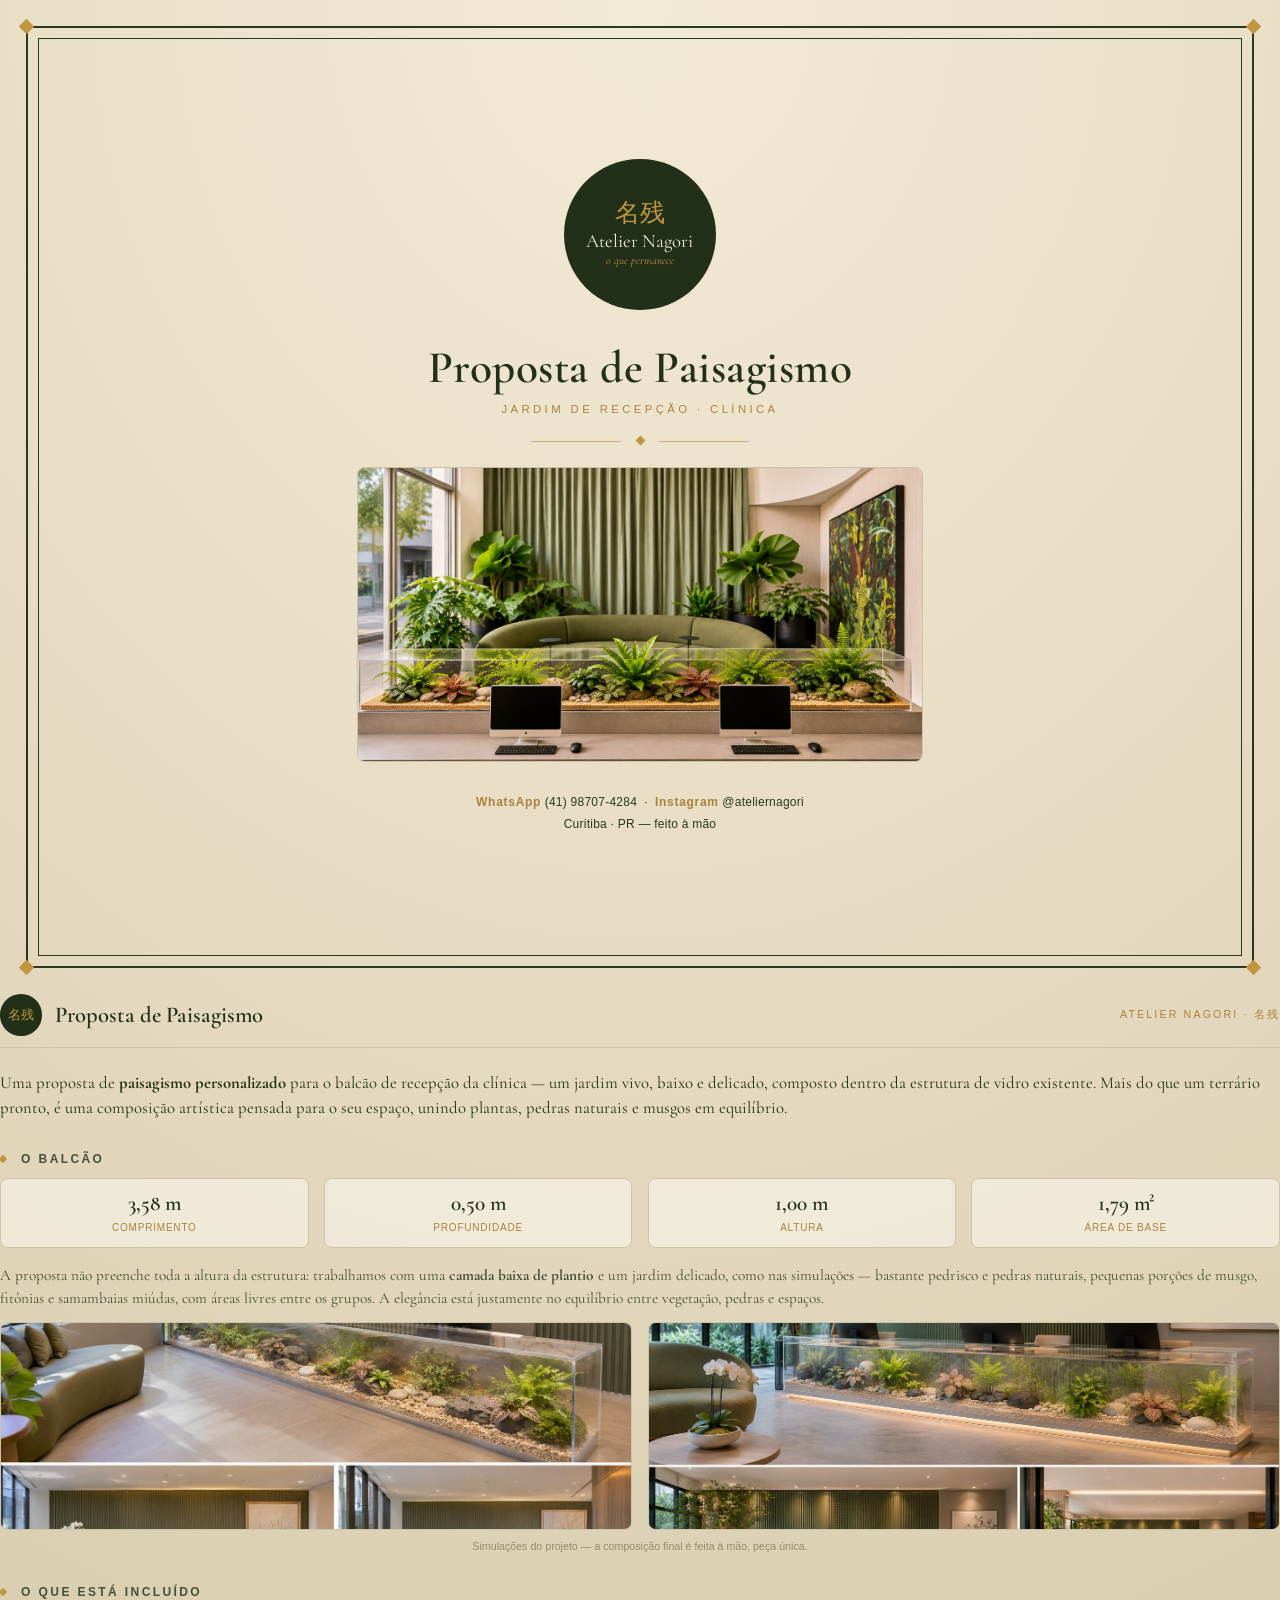
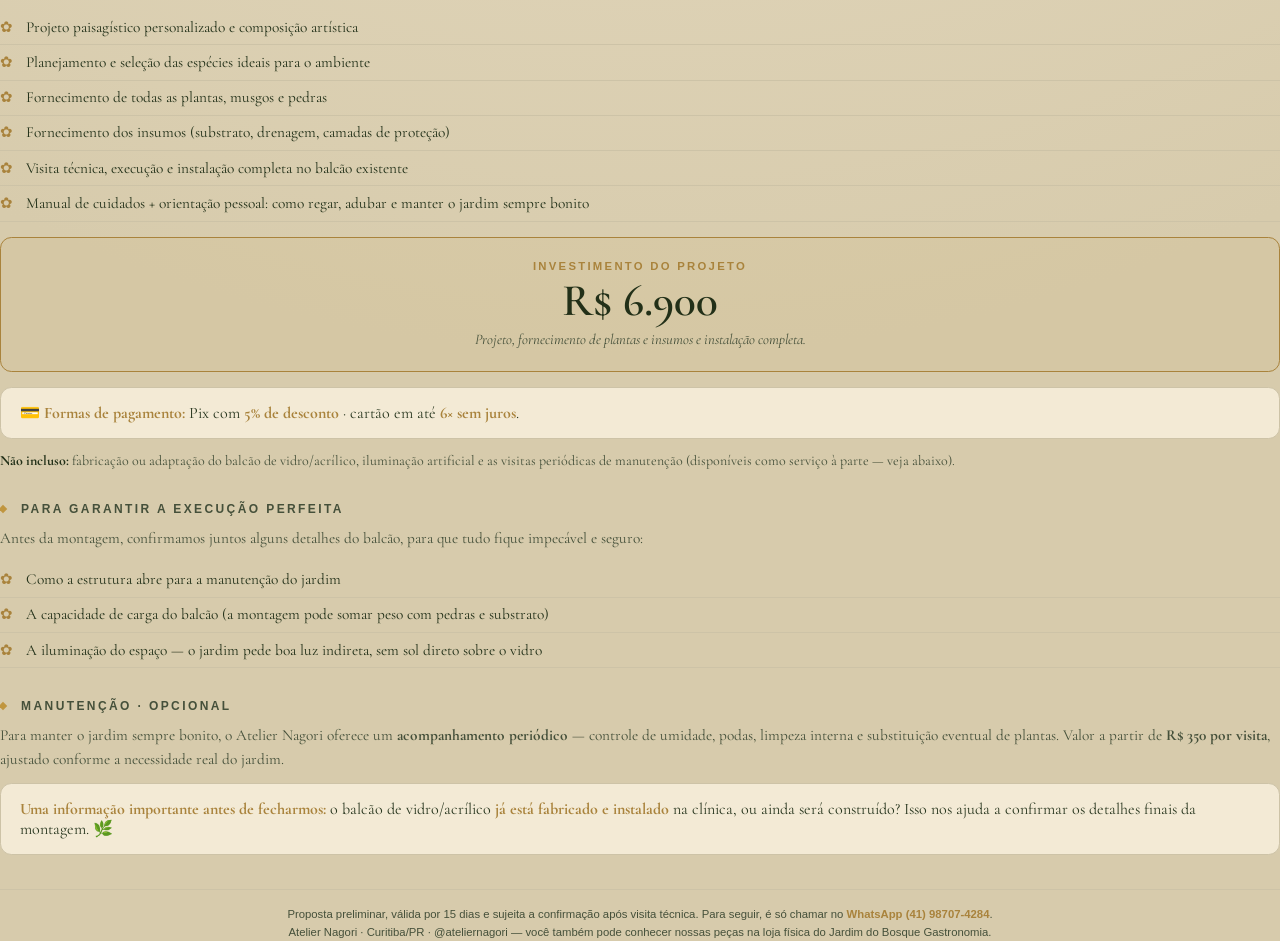
<file: catalogo/orcamento-terrario.html>
<!doctype html><html lang="pt-BR"><head><meta charset="utf-8">
<link rel="stylesheet" href="gf.css">
<style>
  :root{
    --green:#2a3820; --green-d:#223018; --green-soft:#45503a;
    --badge:#223019; --cream:#f3ead4; --gold:#c0963f; --gold-d:#a9833c; --olive:#8d8f66;
    --paper:#e7dcc3; --paper-lt:#f3ead5; --paper-dk:#d7cbac; --line:#cdc3a7;
    --serif:"Cormorant Garamond","EB Garamond",Georgia,serif;
    --sans:"Helvetica Neue",Arial,sans-serif;
  }
  @page { size: A4; margin: 13mm 13mm 16mm; }
  * { box-sizing: border-box; }
  body { margin: 0; font-family: var(--serif); color: var(--green);
    background: radial-gradient(120% 70% at 50% 0%, var(--paper-lt) 0%, var(--paper) 52%, var(--paper-dk) 110%);
    -webkit-print-color-adjust: exact; print-color-adjust: exact; }
  /* Capa */
  .cover { position: relative; height: 263mm; page-break-after: always;
    display: flex; flex-direction: column; align-items: center; justify-content: center; text-align: center; }
  .cframe { position: absolute; inset: 7mm; border: 1.6pt solid var(--green); }
  .cframe::after { content:""; position:absolute; inset: 2.6mm; border: .5pt solid var(--green); }
  .cdia { position: absolute; width: 11px; height: 11px; background: var(--gold); transform: rotate(45deg); }
  .cdia.tl{ left:7mm; top:7mm; margin:-5px 0 0 -5px } .cdia.tr{ right:7mm; top:7mm; margin:-5px -5px 0 0 }
  .cdia.bl{ left:7mm; bottom:7mm; margin:0 0 -5px -5px } .cdia.br{ right:7mm; bottom:7mm; margin:0 -5px -5px 0 }
  .badge { width: 40mm; height: 40mm; border-radius: 50%; background: var(--badge);
    display: flex; flex-direction: column; align-items: center; justify-content: center; margin-bottom: 7mm; }
  .badge .mk { font-size: 19pt; color: var(--gold); line-height: 1; }
  .badge .nm { font-size: 14pt; color: var(--cream); margin-top: 1mm; white-space: nowrap; }
  .badge .sb { font-style: italic; font-size: 8.5pt; color: var(--gold); margin-top: .5mm; }
  .cover h1 { font-weight: 600; font-size: 34pt; margin: 2mm 0 0; color: var(--green-d); letter-spacing: .01em; line-height:1.05; }
  .cover .tsub { font-family: var(--sans); font-size: 8.5pt; letter-spacing: .3em; text-transform: uppercase; color: var(--gold-d); margin-top: 3mm; }
  .cline { display: flex; align-items: center; gap: 4mm; margin: 6mm 0; }
  .cline i { height: .6pt; width: 24mm; background: var(--gold); opacity: .7; }
  .cline b { width: 7px; height: 7px; background: var(--gold); transform: rotate(45deg); }
  .cover .cimg { width: 150mm; height: 78mm; object-fit: cover; border: .8pt solid var(--line); border-radius: 2mm; }
  .cover .contato { margin-top: 8mm; font-family: var(--sans); font-size: 9pt; color: var(--green); line-height: 1.8; letter-spacing: .02em; }
  .cover .contato b { color: var(--gold-d); letter-spacing: .06em; }
  /* Conteúdo */
  .page-head { display: flex; justify-content: space-between; align-items: center;
    border-bottom: .8pt solid var(--line); padding-bottom: 3mm; margin-bottom: 6mm; }
  .ph-left { display: flex; align-items: center; gap: 3.5mm; }
  .ph-seal { width: 11mm; height: 11mm; border-radius: 50%; background: var(--badge); color: var(--gold);
    display: inline-flex; align-items: center; justify-content: center; font-size: 10pt; flex: none; }
  .page-head .t { font-weight: 600; font-size: 17pt; color: var(--green-d); }
  .page-head .n { font-family: var(--sans); font-size: 8pt; letter-spacing: .2em; text-transform: uppercase; color: var(--gold-d); }
  h2.sec { display:flex; align-items:center; gap:4mm; margin: 8mm 0 3mm; break-after: avoid; }
  h2.sec::before { content:""; width:6px; height:6px; background:var(--gold); transform:rotate(45deg); flex:none; }
  h2.sec span { font-family: var(--sans); font-size: 9pt; letter-spacing: .2em; text-transform: uppercase; color: var(--green-soft); font-weight:700; }
  p { font-size: 11.5pt; line-height: 1.55; color: var(--green-soft); margin: 0 0 3mm; }
  .lead { font-size: 12.5pt; color: var(--green-d); }
  ul.inc { list-style:none; padding:0; margin: 0 0 3mm; }
  ul.inc li { font-size: 11.5pt; line-height: 1.5; color: var(--green-d); padding: 1.5mm 0 1.5mm 7mm; position: relative; border-bottom: .5pt solid var(--line); }
  ul.inc li::before { content:"✿"; position:absolute; left:0; color: var(--gold-d); }
  .dims { display:flex; gap:4mm; margin: 2mm 0 4mm; }
  .dim { flex:1; border:.8pt solid var(--line); border-radius:2mm; padding:3mm; text-align:center; background: rgba(255,253,247,.5); }
  .dim b { display:block; font-size:16pt; color: var(--green-d); font-weight:600; }
  .dim span { font-family: var(--sans); font-size:7.5pt; letter-spacing:.08em; text-transform:uppercase; color: var(--gold-d); }
  .price { margin: 4mm 0; border: 1.2pt solid var(--gold-d); border-radius: 3mm; padding: 6mm; text-align:center; background: rgba(192,150,63,.08); break-inside: avoid; }
  .price .lab { font-family: var(--sans); font-size: 8.5pt; letter-spacing:.2em; text-transform:uppercase; color: var(--gold-d); font-weight:700; }
  .price .val { font-size: 34pt; font-weight: 600; color: var(--green-d); line-height:1.1; margin: 1mm 0; }
  .price .desc { font-size: 11pt; color: var(--green-soft); font-style: italic; }
  .box { border:.8pt solid var(--line); border-radius:3mm; padding:4mm 5mm; margin: 3mm 0; background: var(--paper-lt); break-inside: avoid; }
  .box b { color: var(--gold-d); }
  .imgrow { display:flex; gap:4mm; margin: 3mm 0; }
  .imgrow img { flex:1; width:0; height: 55mm; object-fit: cover; border:.8pt solid var(--line); border-radius:2mm; }
  .foot { margin-top: 9mm; border-top: .8pt solid var(--line); padding-top: 4mm; text-align:center;
    font-family: var(--sans); font-size: 8.5pt; color: var(--green-soft); line-height: 1.6; }
  .foot b { color: var(--gold-d); }
</style></head><body>
  <section class="cover">
    <div class="cframe"></div>
    <span class="cdia tl"></span><span class="cdia tr"></span><span class="cdia bl"></span><span class="cdia br"></span>
    <div class="badge"><div class="mk">名残</div><div class="nm">Atelier Nagori</div><div class="sb">o que permanece</div></div>
    <h1>Proposta de Paisagismo</h1>
    <div class="tsub">Jardim de recepção · Clínica</div>
    <div class="cline"><i></i><b></b><i></i></div>
    <img class="cimg" src="/assets/orcamento/terrario-capa.jpg">
    <div class="contato">
      <b>WhatsApp</b> (41) 98707-4284 &nbsp;·&nbsp; <b>Instagram</b> @ateliernagori<br>
      Curitiba · PR — feito à mão
    </div>
  </section>

  <div class="page-head"><span class="ph-left"><span class="ph-seal">名残</span><span class="t">Proposta de Paisagismo</span></span><span class="n">Atelier Nagori · 名残</span></div>

  <p class="lead">Uma proposta de <b>paisagismo personalizado</b> para o balcão de recepção da clínica — um jardim vivo, baixo e delicado, composto dentro da estrutura de vidro existente. Mais do que um terrário pronto, é uma composição artística pensada para o seu espaço, unindo plantas, pedras naturais e musgos em equilíbrio.</p>

  <h2 class="sec"><span>O balcão</span></h2>
  <div class="dims">
    <div class="dim"><b>3,58 m</b><span>Comprimento</span></div>
    <div class="dim"><b>0,50 m</b><span>Profundidade</span></div>
    <div class="dim"><b>1,00 m</b><span>Altura</span></div>
    <div class="dim"><b>1,79 m²</b><span>Área de base</span></div>
  </div>
  <p>A proposta não preenche toda a altura da estrutura: trabalhamos com uma <b>camada baixa de plantio</b> e um jardim delicado, como nas simulações — bastante pedrisco e pedras naturais, pequenas porções de musgo, fitônias e samambaias miúdas, com áreas livres entre os grupos. A elegância está justamente no equilíbrio entre vegetação, pedras e espaços.</p>

  <div class="imgrow">
    <img src="/assets/orcamento/terrario-2.jpg">
    <img src="/assets/orcamento/terrario-3.jpg">
  </div>
  <p style="font-family:var(--sans);font-size:8pt;color:var(--olive);text-align:center;margin-top:-1mm">Simulações do projeto — a composição final é feita à mão, peça única.</p>

  <h2 class="sec"><span>O que está incluído</span></h2>
  <ul class="inc">
    <li>Projeto paisagístico personalizado e composição artística</li>
    <li>Planejamento e seleção das espécies ideais para o ambiente</li>
    <li>Fornecimento de todas as plantas, musgos e pedras</li>
    <li>Fornecimento dos insumos (substrato, drenagem, camadas de proteção)</li>
    <li>Visita técnica, execução e instalação completa no balcão existente</li>
    <li>Manual de cuidados + orientação pessoal: como regar, adubar e manter o jardim sempre bonito</li>
  </ul>

  <div class="price">
    <div class="lab">Investimento do projeto</div>
    <div class="val">R$ 6.900</div>
    <div class="desc">Projeto, fornecimento de plantas e insumos e instalação completa.</div>
  </div>

  <div class="box"><b>💳 Formas de pagamento:</b> Pix com <b>5% de desconto</b> · cartão em até <b>6× sem juros</b>.</div>

  <p style="font-size:10.5pt"><b style="color:var(--green-d)">Não incluso:</b> fabricação ou adaptação do balcão de vidro/acrílico, iluminação artificial e as visitas periódicas de manutenção (disponíveis como serviço à parte — veja abaixo).</p>

  <h2 class="sec"><span>Para garantir a execução perfeita</span></h2>
  <p>Antes da montagem, confirmamos juntos alguns detalhes do balcão, para que tudo fique impecável e seguro:</p>
  <ul class="inc">
    <li>Como a estrutura abre para a manutenção do jardim</li>
    <li>A capacidade de carga do balcão (a montagem pode somar peso com pedras e substrato)</li>
    <li>A iluminação do espaço — o jardim pede boa luz indireta, sem sol direto sobre o vidro</li>
  </ul>

  <h2 class="sec"><span>Manutenção · opcional</span></h2>
  <p>Para manter o jardim sempre bonito, o Atelier Nagori oferece um <b>acompanhamento periódico</b> — controle de umidade, podas, limpeza interna e substituição eventual de plantas. Valor a partir de <b>R$ 350 por visita</b>, ajustado conforme a necessidade real do jardim.</p>

  <div class="box"><b>Uma informação importante antes de fecharmos:</b> o balcão de vidro/acrílico <b>já está fabricado e instalado</b> na clínica, ou ainda será construído? Isso nos ajuda a confirmar os detalhes finais da montagem. 🌿</div>

  <div class="foot">Proposta preliminar, válida por 15 dias e sujeita a confirmação após visita técnica. Para seguir, é só chamar no <b>WhatsApp (41) 98707-4284</b>.<br>Atelier Nagori · Curitiba/PR · @ateliernagori — você também pode conhecer nossas peças na loja física do Jardim do Bosque Gastronomia.</div>
</body></html>
</file>
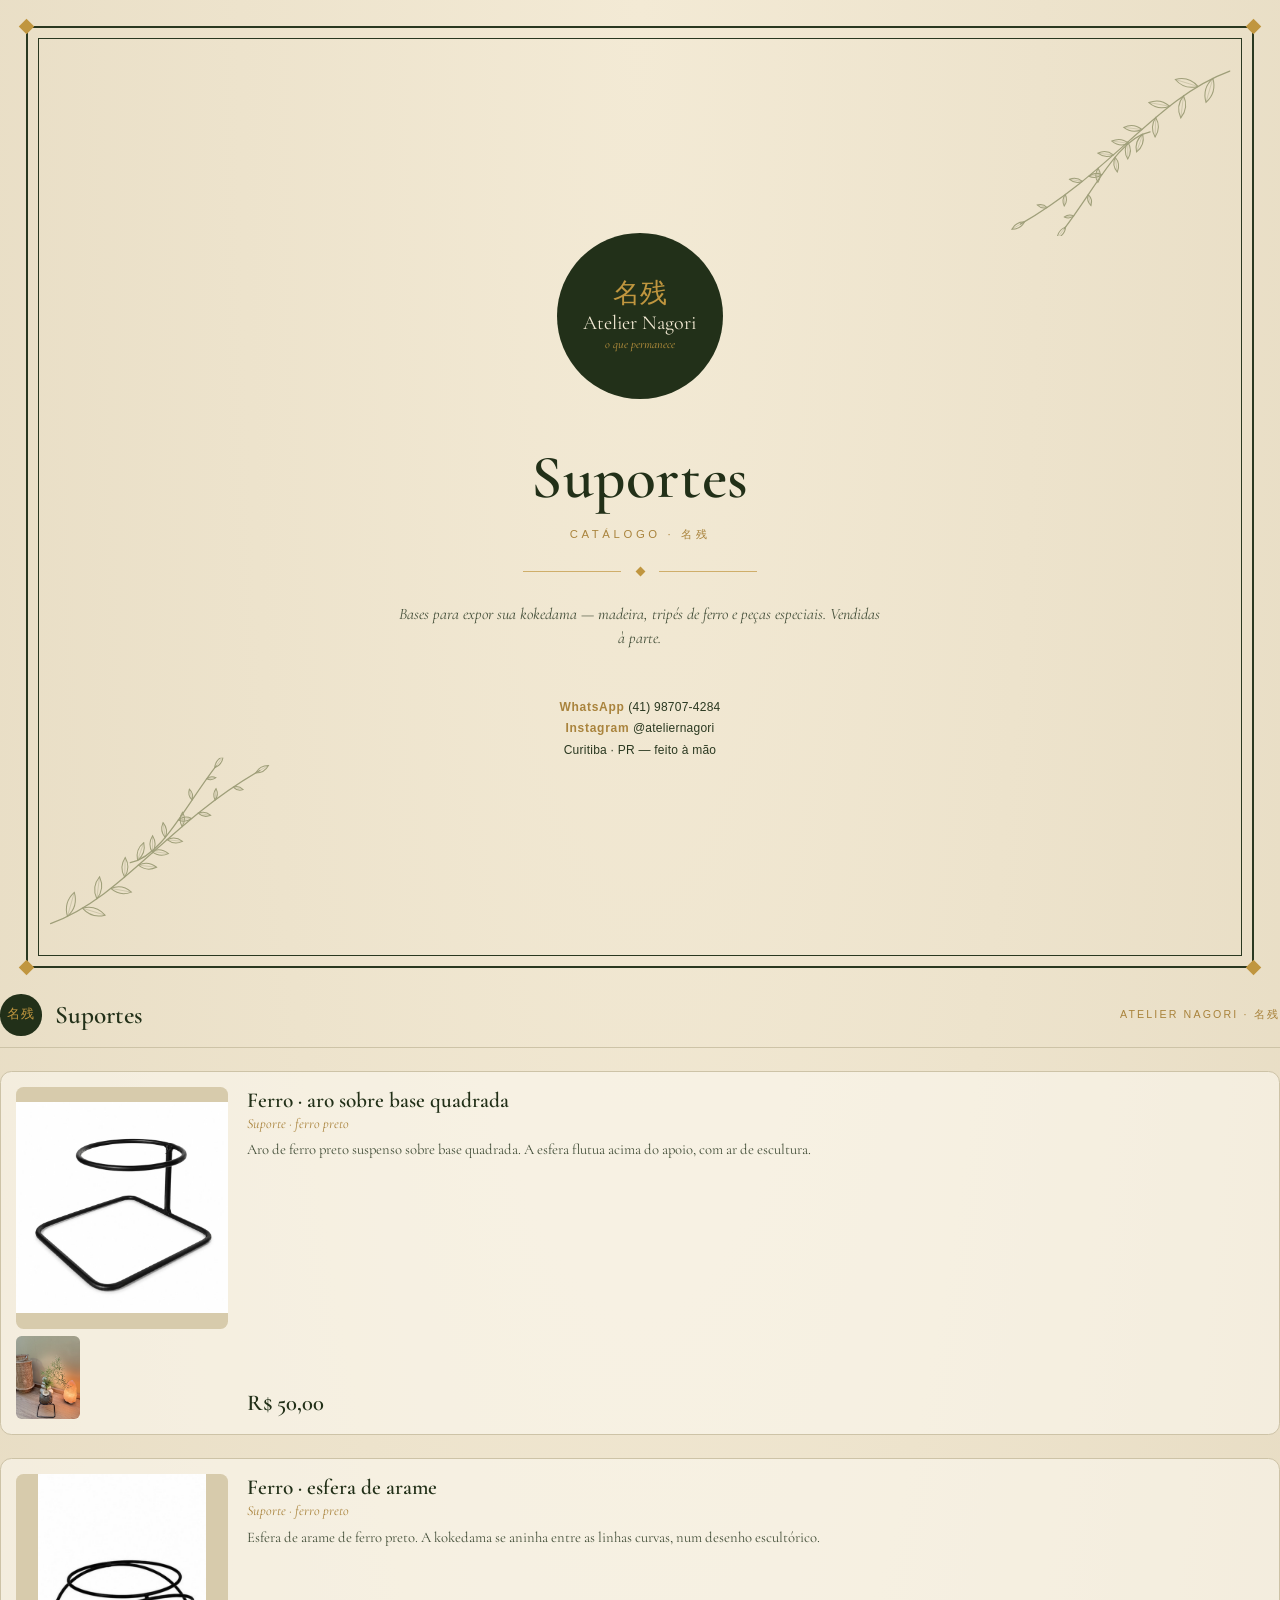
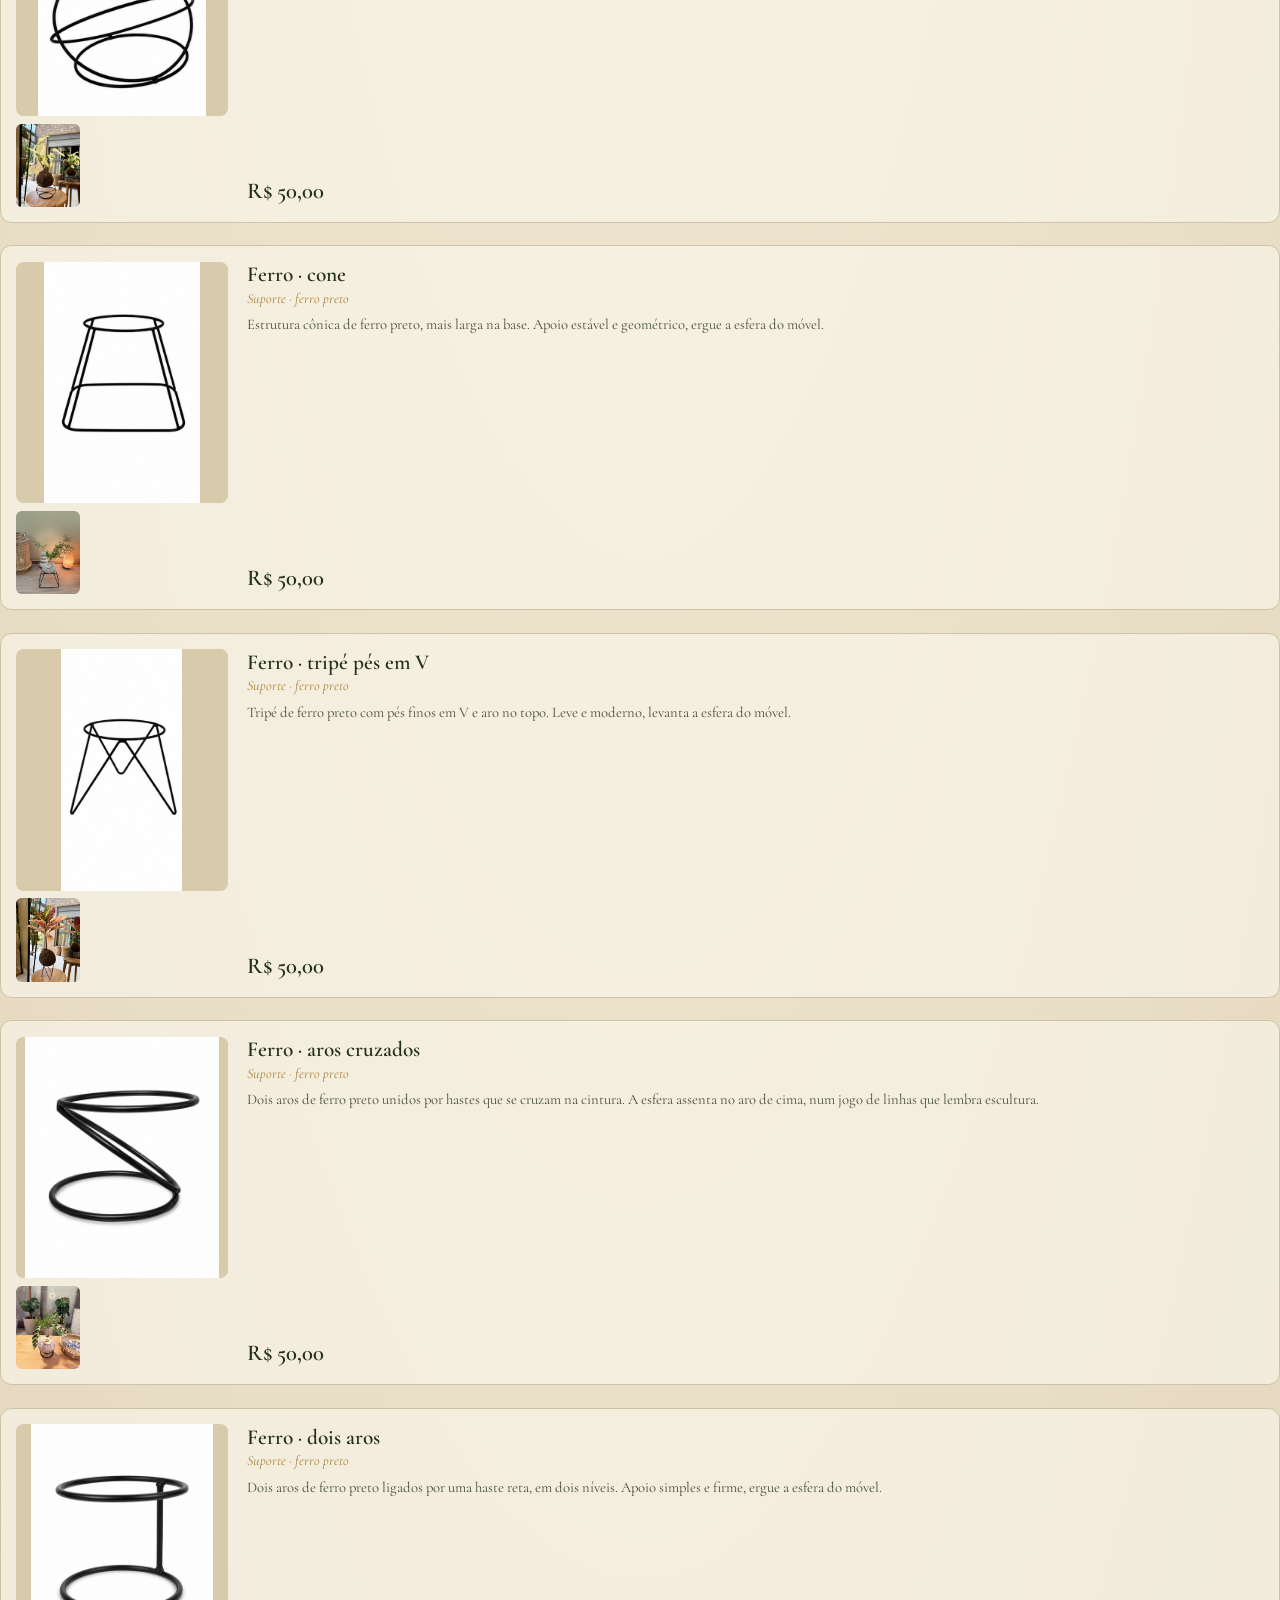
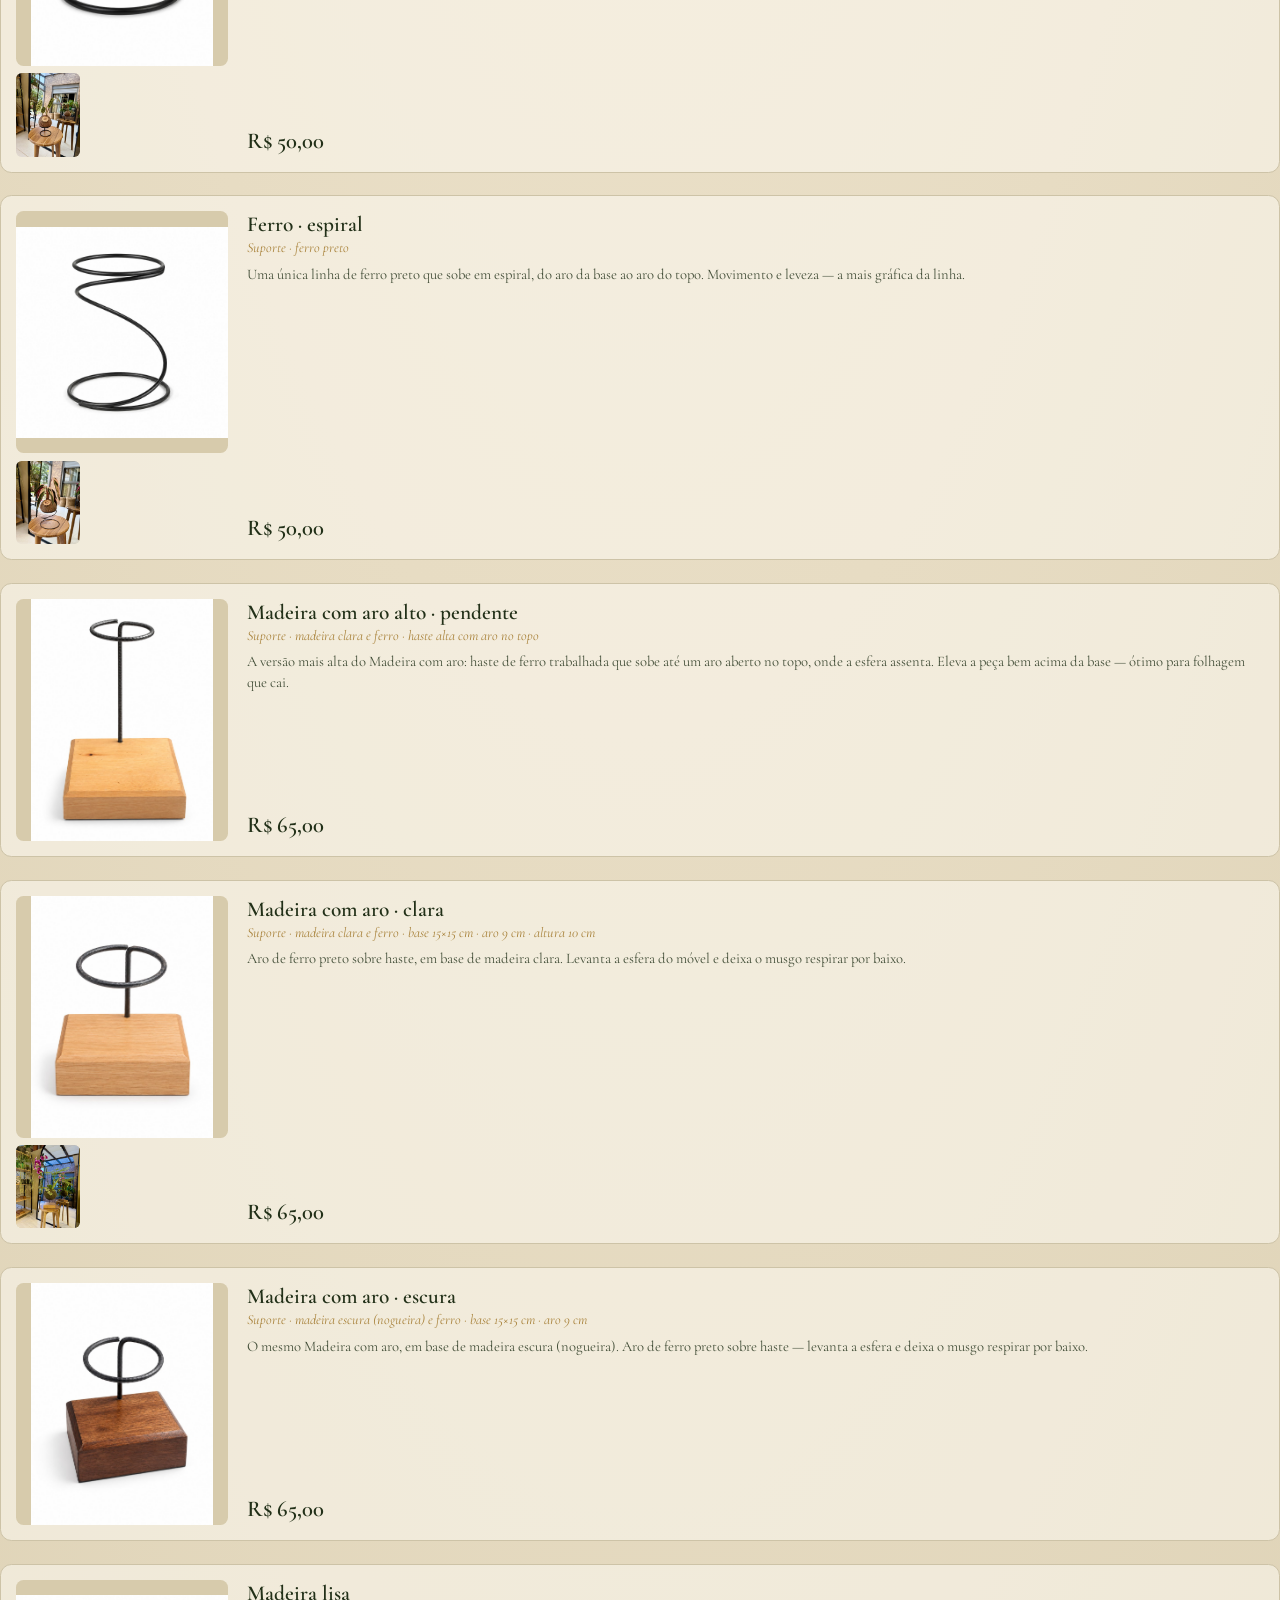
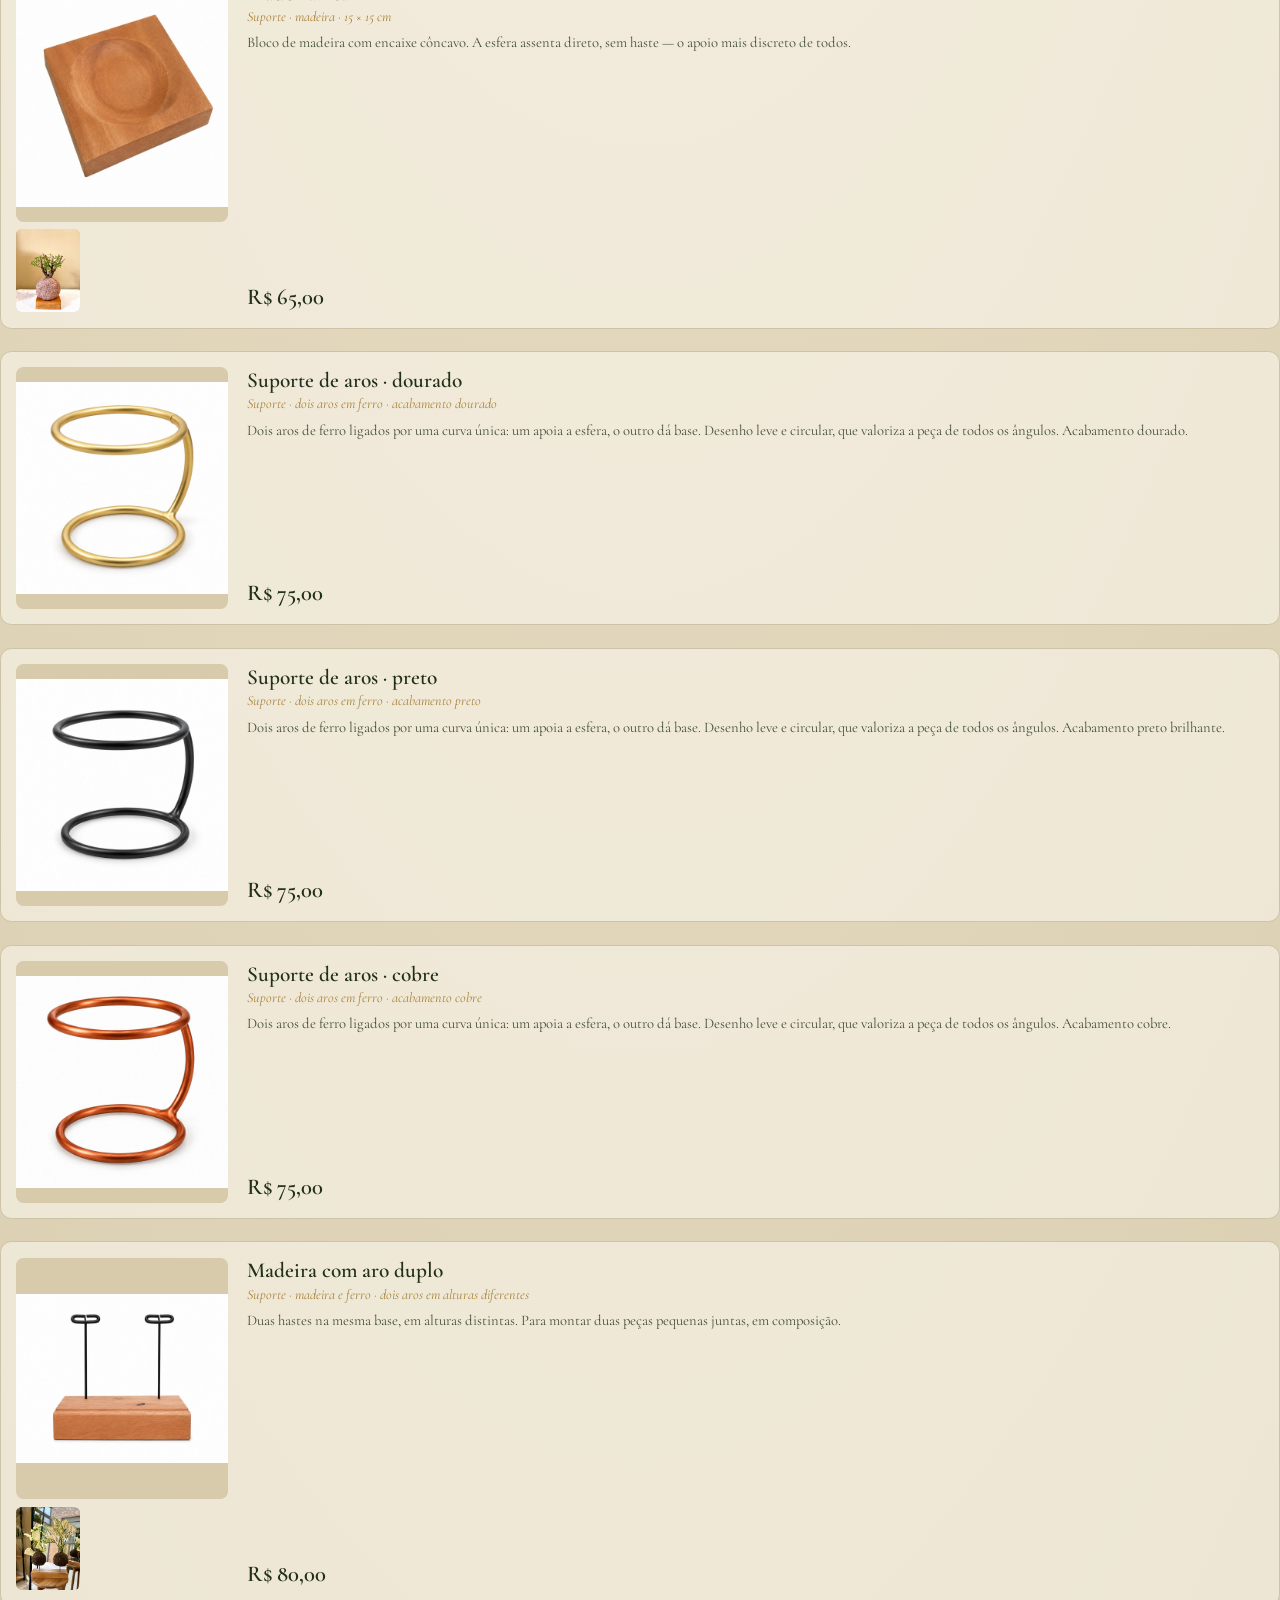
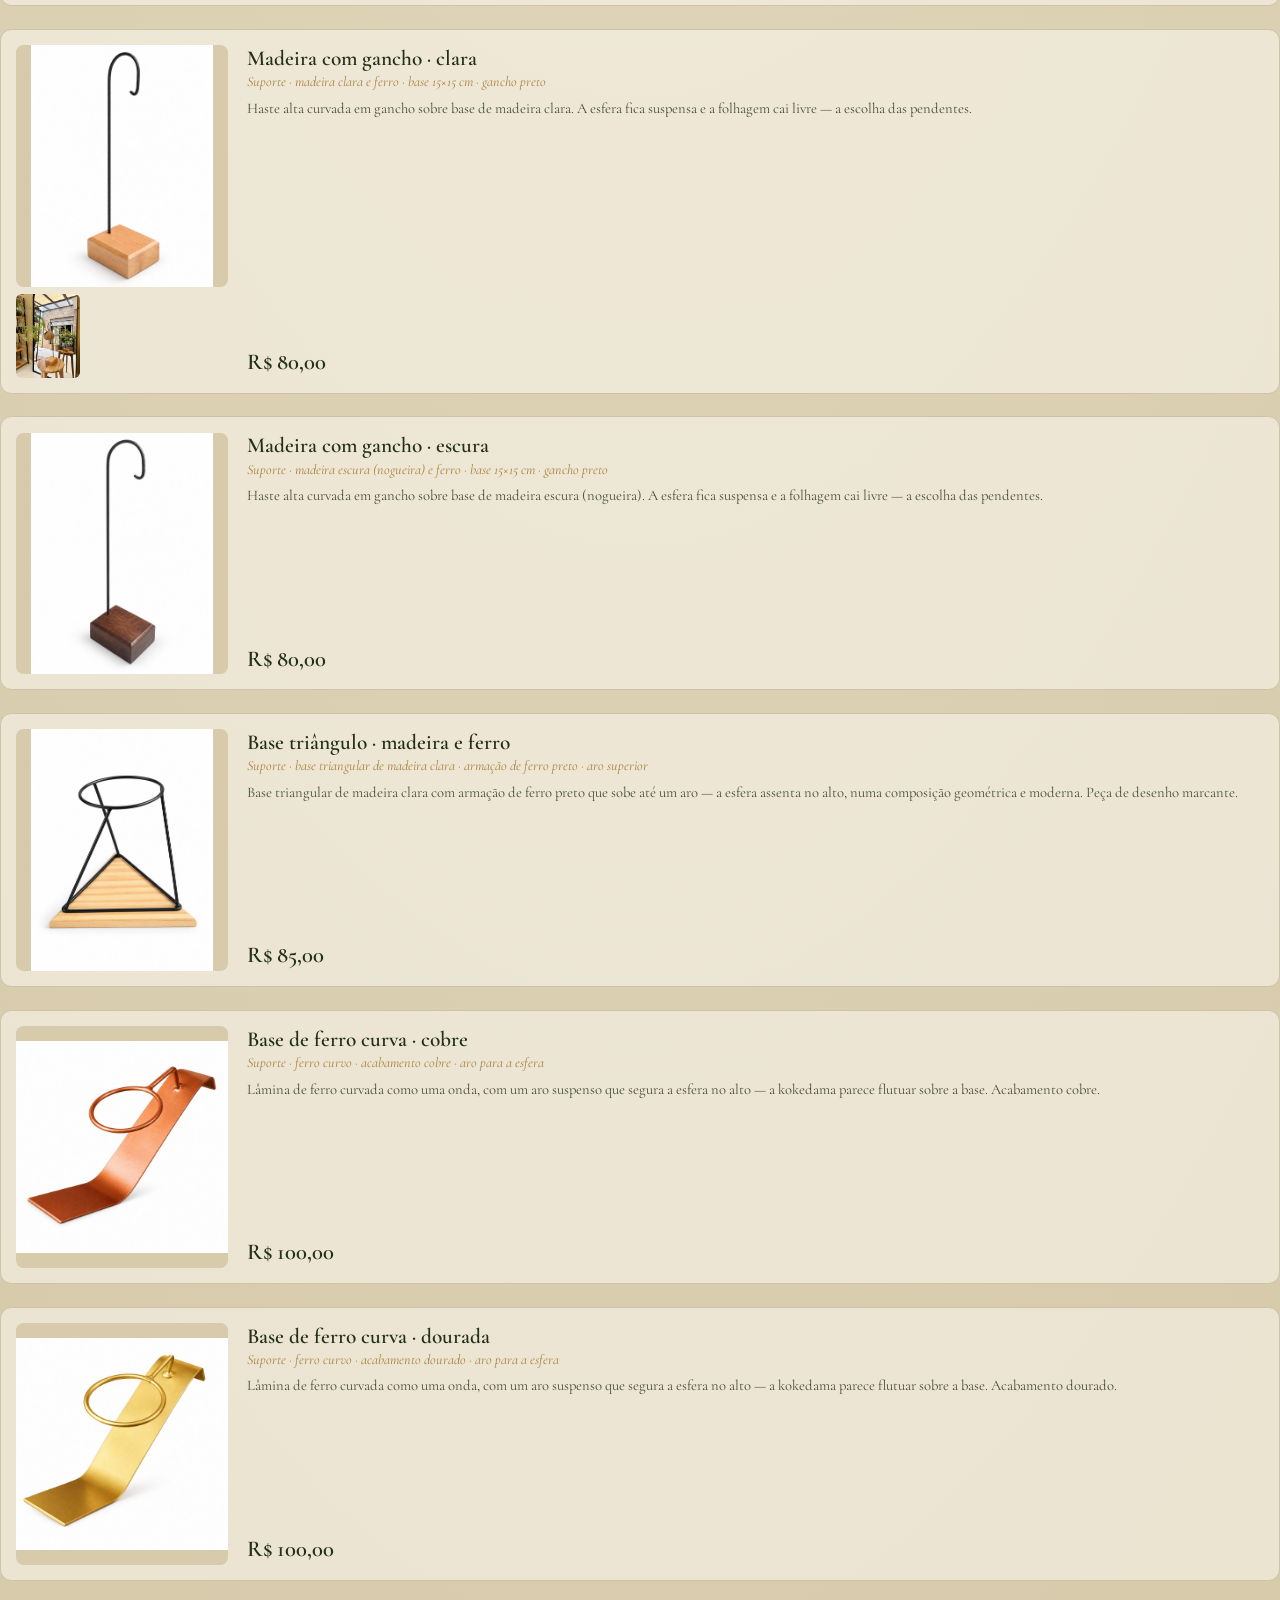
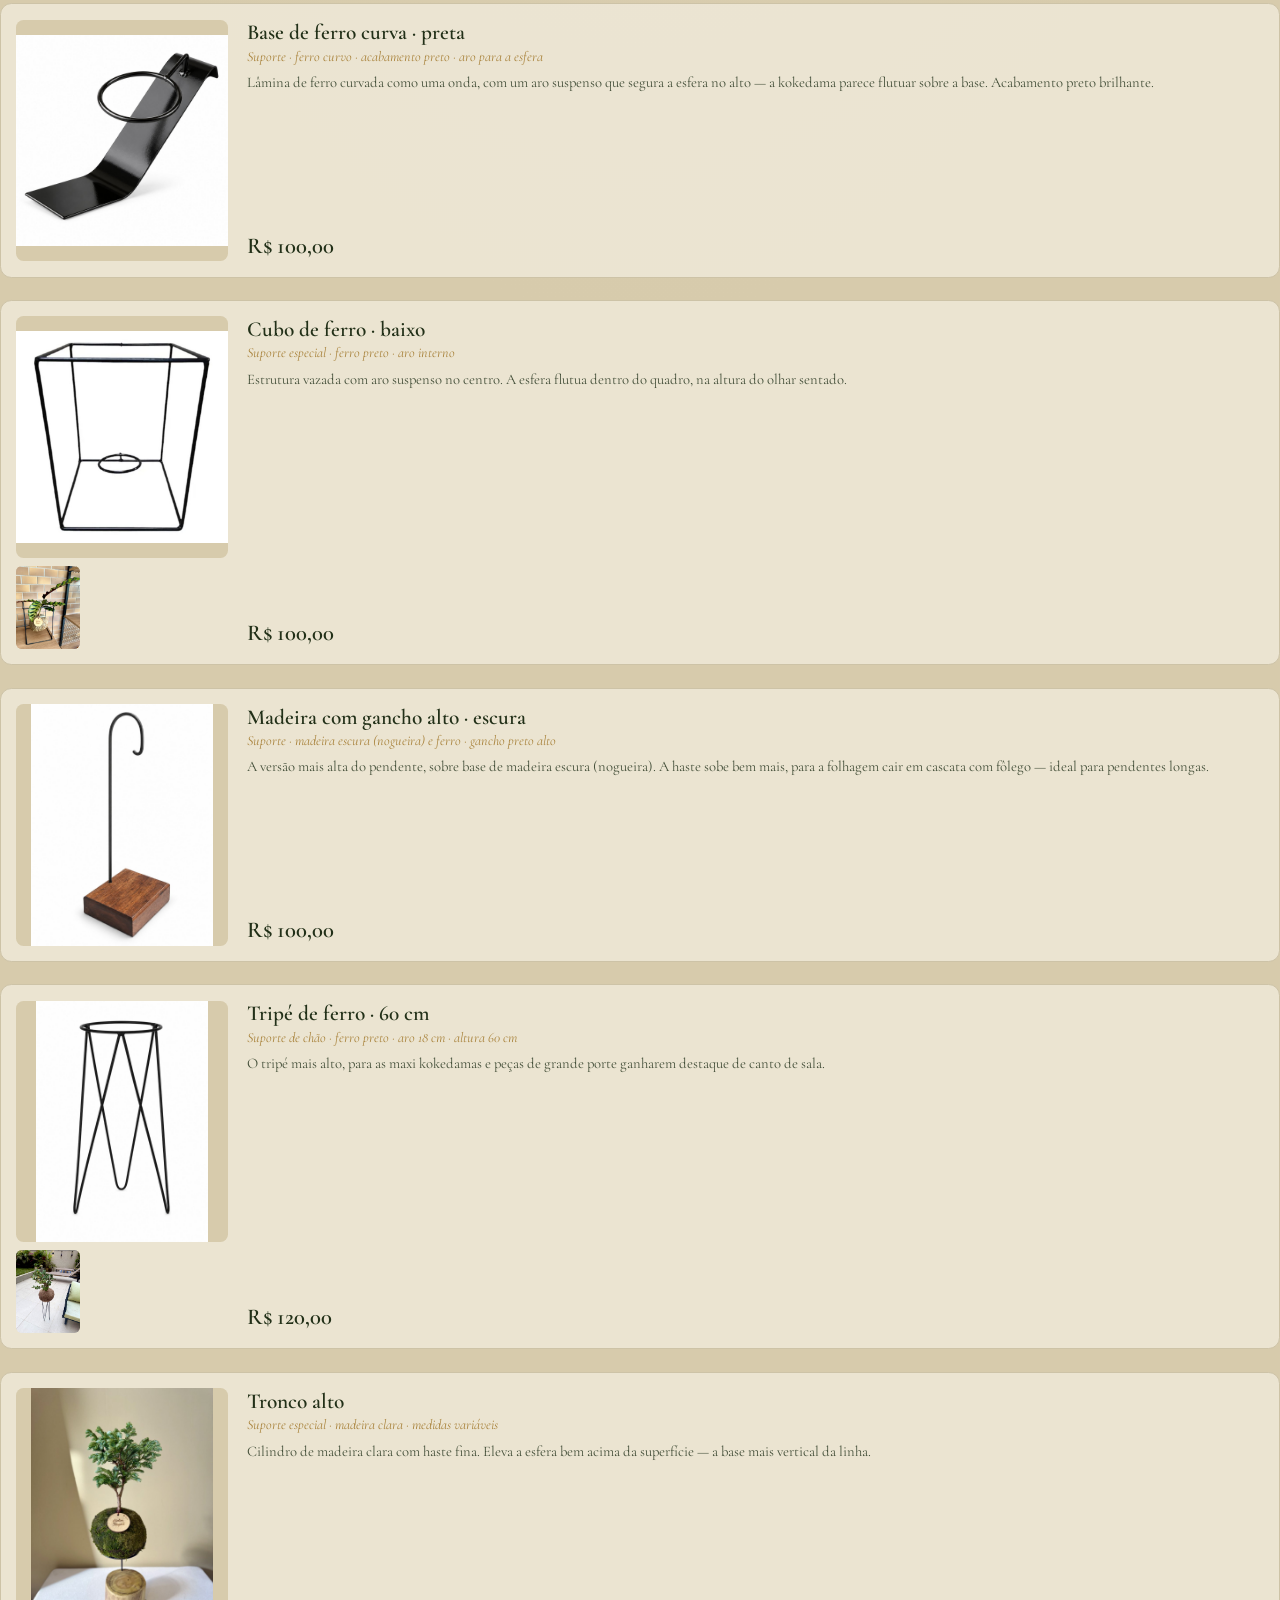
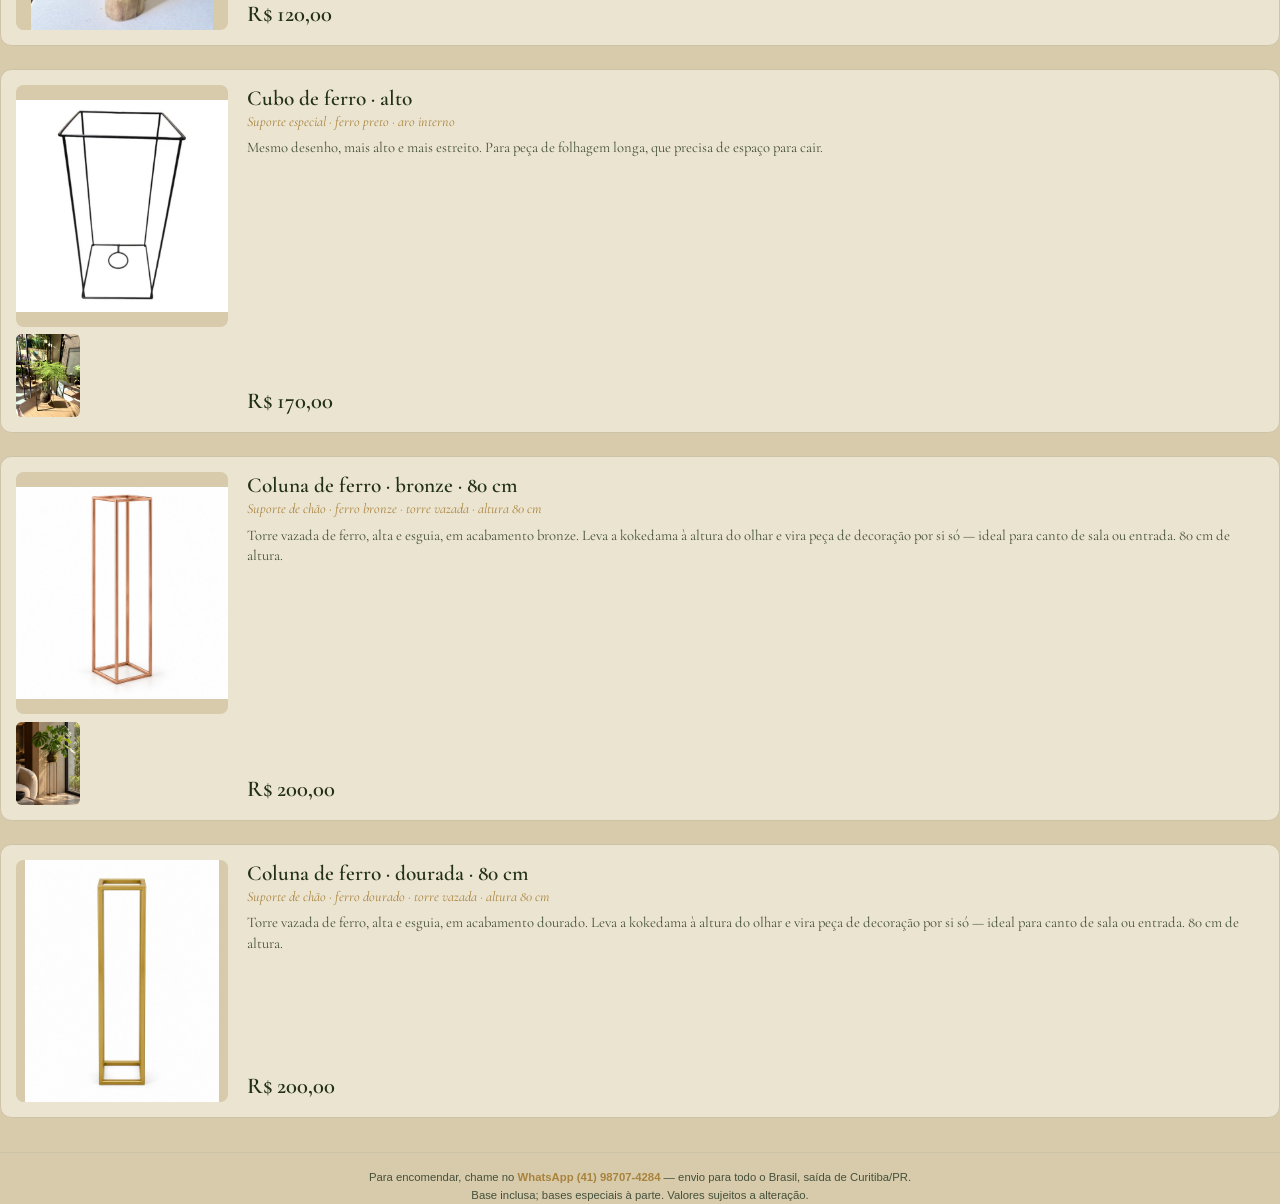
<file: catalogo/suportes.html>
<!doctype html><html lang="pt-BR"><head><meta charset="utf-8">
<link rel="stylesheet" href="gf.css">
<style>
  :root{
    --green:#2a3820; --green-d:#223018; --green-soft:#45503a;
    --badge:#223019; --cream:#f3ead4; --gold:#c0963f; --gold-d:#a9833c; --olive:#8d8f66;
    --paper:#e7dcc3; --paper-lt:#f3ead5; --paper-dk:#d7cbac; --line:#cdc3a7;
    --serif:"Cormorant Garamond","EB Garamond",Georgia,serif;
    --sans:"Helvetica Neue",Arial,sans-serif;
  }
  @page { size: A4; margin: 13mm 13mm 16mm; }
  * { box-sizing: border-box; }
  body { margin: 0; font-family: var(--serif); color: var(--green);
    background: var(--paper);
    -webkit-print-color-adjust: exact; print-color-adjust: exact; }
  .kraft { background:
      radial-gradient(120% 70% at 50% 0%, var(--paper-lt) 0%, var(--paper) 52%, var(--paper-dk) 110%); }
  /* ---------- Capa ---------- */
  .cover { position: relative; height: 263mm; page-break-after: always;
    display: flex; flex-direction: column; align-items: center; justify-content: center; text-align: center; }
  .cframe { position: absolute; inset: 7mm; border: 1.6pt solid var(--green); }
  .cframe::after { content:""; position:absolute; inset: 2.6mm; border: .5pt solid var(--green); }
  .cdia { position: absolute; width: 11px; height: 11px; background: var(--gold); transform: rotate(45deg); }
  .cdia.tl{ left:7mm; top:7mm; margin:-5px 0 0 -5px } .cdia.tr{ right:7mm; top:7mm; margin:-5px -5px 0 0 }
  .cdia.bl{ left:7mm; bottom:7mm; margin:0 0 -5px -5px } .cdia.br{ right:7mm; bottom:7mm; margin:0 -5px -5px 0 }
  .sprig { position: absolute; width: 62mm; opacity: .8; }
  .sprig.tr { top: 15mm; right: 13mm; }
  .sprig.bl { bottom: 15mm; left: 13mm; transform: rotate(180deg); }
  .badge { width: 44mm; height: 44mm; border-radius: 50%; background: var(--badge);
    display: flex; flex-direction: column; align-items: center; justify-content: center; margin-bottom: 9mm; }
  .badge .mk { font-size: 20pt; color: var(--gold); line-height: 1; }
  .badge .nm { font-size: 15pt; color: var(--cream); margin-top: 1mm; white-space: nowrap; }
  .badge .sb { font-style: italic; font-size: 9pt; color: var(--gold); margin-top: .5mm; }
  .cover h1 { font-weight: 600; font-size: 46pt; margin: 2mm 0 0; color: var(--green-d); letter-spacing: .01em; }
  .cover .tsub { font-family: var(--sans); font-size: 8.5pt; letter-spacing: .32em; text-transform: uppercase; color: var(--gold-d); margin-top: 3mm; }
  .cline { display: flex; align-items: center; gap: 4mm; margin: 7mm 0; }
  .cline i { height: .6pt; width: 26mm; background: var(--gold); opacity: .7; }
  .cline b { width: 7px; height: 7px; background: var(--gold); transform: rotate(45deg); }
  .cover .sub { color: var(--green-soft); font-size: 12pt; max-width: 128mm; line-height: 1.55; font-style: italic; }
  .cover .contato { margin-top: 12mm; font-family: var(--sans); font-size: 9pt; color: var(--green); line-height: 1.8; letter-spacing: .02em; }
  .cover .contato b { color: var(--gold-d); letter-spacing: .06em; }
  /* ---------- Cabeçalho das páginas ---------- */
  .page-head { display: flex; justify-content: space-between; align-items: center;
    border-bottom: .8pt solid var(--line); padding-bottom: 3mm; margin-bottom: 6mm; }
  .ph-left { display: flex; align-items: center; gap: 3.5mm; }
  .ph-seal { width: 11mm; height: 11mm; border-radius: 50%; background: var(--badge); color: var(--gold);
    display: inline-flex; align-items: center; justify-content: center; font-family: var(--serif);
    font-size: 10pt; line-height: 1; letter-spacing: .03em; flex: none; }
  .page-head .t { font-family: var(--serif); font-weight: 600; font-size: 19pt; color: var(--green-d); }
  .page-head .n { font-family: var(--sans); font-size: 8pt; letter-spacing: .2em; text-transform: uppercase; color: var(--gold-d); }
  .sec { text-align: center; margin: 9mm 0 5mm; break-after: avoid; display: flex; align-items: center; justify-content: center; gap: 4mm; }
  .sec::before, .sec::after { content:""; height:.6pt; width: 22mm; background: var(--gold); opacity:.55; }
  .sec span { font-family: var(--sans); font-size: 8.5pt; letter-spacing: .24em; text-transform: uppercase; color: var(--green-soft); }
  .grid { display: flex; flex-direction: column; gap: 6mm; }
  /* ---------- Card do produto ---------- */
  .c { break-inside: avoid; border: .8pt solid var(--line); border-radius: 3mm; overflow: hidden;
    display: flex; gap: 5mm; padding: 4mm; background: rgba(255,253,247,.5); }
  .c-img { flex: 0 0 56mm; display: flex; flex-direction: column; gap: 2mm; }
  .c-main { background: var(--paper-dk); border-radius: 2mm; overflow: hidden; display: flex; align-items: center; justify-content: center; }
  .c-main img { width: 100%; height: 64mm; object-fit: contain; display: block; }
  .c-thumbs { display: flex; flex-wrap: wrap; gap: 2mm; }
  .c-thumbs img { flex: 0 0 auto; width: 17mm; height: 22mm; object-fit: cover; background: var(--paper-dk); border-radius: 1.5mm; display: block; }
  .c-b { flex: 1; padding: .5mm 1mm .5mm 0; display: flex; flex-direction: column; }
  .c-b h3 { font-family: var(--serif); font-weight: 600; font-size: 16pt; margin: 0 0 1mm; color: var(--green-d); line-height: 1.05; }
  .c-esp { font-family: var(--serif); font-style: italic; font-size: 10.5pt; color: var(--gold-d); margin: 0 0 2mm; }
  .c-alt { font-family: var(--sans); font-size: 8.5pt; color: var(--green-soft); margin: 0 0 2mm; letter-spacing: .02em; font-weight: 600; }
  .c-desc { font-family: var(--serif); font-size: 11pt; line-height: 1.4; color: var(--green-soft); margin: 0 0 2mm; }
  .c-var { font-family: var(--sans); font-size: 7.5pt; color: var(--olive); margin: 0 0 2mm; letter-spacing: .02em; }
  .c-price { font-family: var(--serif); font-weight: 600; font-size: 17pt; color: var(--green-d); margin-top: auto; }
  .c-price small { font-family: var(--sans); font-size: 7pt; letter-spacing: .04em; color: var(--gold-d); display: block; font-weight: 600; text-transform: uppercase; }
  /* ---------- Rodapé ---------- */
  .foot { margin-top: 9mm; border-top: .8pt solid var(--line); padding-top: 4mm; text-align: center;
    font-family: var(--sans); font-size: 8.5pt; color: var(--green-soft); line-height: 1.6; }
  .foot b { color: var(--gold-d); }
</style></head><body class="kraft">
  <section class="cover">
    <div class="cframe"></div>
    <span class="cdia tl"></span><span class="cdia tr"></span><span class="cdia bl"></span><span class="cdia br"></span>
    <svg class="sprig tr" viewBox="0 0 300 230" xmlns="http://www.w3.org/2000/svg">
  <path d="M298,18 C205,52 150,145 30,214" fill="none" stroke="#8d8f66" stroke-width="1.6" stroke-linecap="round"/><path d="M276.4,27.3 Q281.5,45.4 267.6,58.0 Q262.4,39.9 276.4,27.3 Z" fill="none" stroke="#8d8f66" stroke-width="1.3"/><path d="M276.4,27.3 L267.6,58.0" fill="none" stroke="#8d8f66" stroke-width="0.8" opacity="0.6"/><path d="M257.2,37.7 Q240.0,42.2 228.3,28.8 Q245.5,24.3 257.2,37.7 Z" fill="none" stroke="#8d8f66" stroke-width="1.3"/><path d="M257.2,37.7 L228.3,28.8" fill="none" stroke="#8d8f66" stroke-width="0.8" opacity="0.6"/><path d="M238.8,49.7 Q245.9,64.9 235.3,78.0 Q228.3,62.7 238.8,49.7 Z" fill="none" stroke="#8d8f66" stroke-width="1.3"/><path d="M238.8,49.7 L235.3,78.0" fill="none" stroke="#8d8f66" stroke-width="0.8" opacity="0.6"/><path d="M220.9,63.0 Q206.3,68.8 194.5,58.3 Q209.1,52.5 220.9,63.0 Z" fill="none" stroke="#8d8f66" stroke-width="1.3"/><path d="M220.9,63.0 L194.5,58.3" fill="none" stroke="#8d8f66" stroke-width="0.8" opacity="0.6"/><path d="M203.2,77.4 Q210.6,90.2 202.4,102.5 Q195.1,89.7 203.2,77.4 Z" fill="none" stroke="#8d8f66" stroke-width="1.3"/><path d="M203.2,77.4 L202.4,102.5" fill="none" stroke="#8d8f66" stroke-width="0.8" opacity="0.6"/><path d="M185.5,92.8 Q173.1,98.6 162.3,90.1 Q174.7,84.2 185.5,92.8 Z" fill="none" stroke="#8d8f66" stroke-width="1.3"/><path d="M185.5,92.8 L162.3,90.1" fill="none" stroke="#8d8f66" stroke-width="0.8" opacity="0.6"/><path d="M167.5,108.8 Q174.2,119.7 167.4,130.5 Q160.8,119.6 167.5,108.8 Z" fill="none" stroke="#8d8f66" stroke-width="1.3"/><path d="M167.5,108.8 L167.4,130.5" fill="none" stroke="#8d8f66" stroke-width="0.8" opacity="0.6"/><path d="M148.9,125.4 Q138.3,130.4 129.1,123.2 Q139.7,118.1 148.9,125.4 Z" fill="none" stroke="#8d8f66" stroke-width="1.3"/><path d="M148.9,125.4 L129.1,123.2" fill="none" stroke="#8d8f66" stroke-width="0.8" opacity="0.6"/><path d="M129.6,142.3 Q135.0,151.5 129.1,160.5 Q123.7,151.2 129.6,142.3 Z" fill="none" stroke="#8d8f66" stroke-width="1.3"/><path d="M129.6,142.3 L129.1,160.5" fill="none" stroke="#8d8f66" stroke-width="0.8" opacity="0.6"/><path d="M109.2,159.3 Q100.2,163.0 92.9,156.6 Q101.9,152.9 109.2,159.3 Z" fill="none" stroke="#8d8f66" stroke-width="1.3"/><path d="M109.2,159.3 L92.9,156.6" fill="none" stroke="#8d8f66" stroke-width="0.8" opacity="0.6"/><path d="M87.4,176.1 Q91.3,183.9 86.1,190.8 Q82.2,183.0 87.4,176.1 Z" fill="none" stroke="#8d8f66" stroke-width="1.3"/><path d="M87.4,176.1 L86.1,190.8" fill="none" stroke="#8d8f66" stroke-width="0.8" opacity="0.6"/><path d="M64.2,192.7 Q56.9,195.0 51.5,189.5 Q58.8,187.2 64.2,192.7 Z" fill="none" stroke="#8d8f66" stroke-width="1.3"/><path d="M64.2,192.7 L51.5,189.5" fill="none" stroke="#8d8f66" stroke-width="0.8" opacity="0.6"/><path d="M35.4,210.9 Q30.1,220.6 19.0,220.5 Q24.3,210.8 35.4,210.9 Z" fill="none" stroke="#8d8f66" stroke-width="1.3"/><path d="M35.4,210.9 L19.0,220.5" fill="none" stroke="#8d8f66" stroke-width="0.8" opacity="0.6"/>
  <path d="M196,96 C156,104 128,165 86,220" fill="none" stroke="#8d8f66" stroke-width="1.6" stroke-linecap="round"/><path d="M186.6,98.9 Q189.7,112.7 178.7,121.6 Q175.6,107.8 186.6,98.9 Z" fill="none" stroke="#8d8f66" stroke-width="1.3"/><path d="M186.6,98.9 L178.7,121.6" fill="none" stroke="#8d8f66" stroke-width="0.8" opacity="0.6"/><path d="M168.5,110.5 Q156.9,115.7 147.1,107.6 Q158.7,102.4 168.5,110.5 Z" fill="none" stroke="#8d8f66" stroke-width="1.3"/><path d="M168.5,110.5 L147.1,107.6" fill="none" stroke="#8d8f66" stroke-width="0.8" opacity="0.6"/><path d="M151.3,128.3 Q158.5,136.9 154.0,147.3 Q146.7,138.6 151.3,128.3 Z" fill="none" stroke="#8d8f66" stroke-width="1.3"/><path d="M151.3,128.3 L154.0,147.3" fill="none" stroke="#8d8f66" stroke-width="0.8" opacity="0.6"/><path d="M134.3,150.7 Q126.6,156.9 117.6,152.7 Q125.3,146.5 134.3,150.7 Z" fill="none" stroke="#8d8f66" stroke-width="1.3"/><path d="M134.3,150.7 L117.6,152.7" fill="none" stroke="#8d8f66" stroke-width="0.8" opacity="0.6"/><path d="M116.8,176.3 Q122.9,182.2 120.3,190.2 Q114.2,184.3 116.8,176.3 Z" fill="none" stroke="#8d8f66" stroke-width="1.3"/><path d="M116.8,176.3 L120.3,190.2" fill="none" stroke="#8d8f66" stroke-width="0.8" opacity="0.6"/><path d="M98.2,203.4 Q92.7,207.8 86.3,204.8 Q91.8,200.4 98.2,203.4 Z" fill="none" stroke="#8d8f66" stroke-width="1.3"/><path d="M98.2,203.4 L86.3,204.8" fill="none" stroke="#8d8f66" stroke-width="0.8" opacity="0.6"/><path d="M87.9,217.5 Q86.8,228.0 77.0,231.9 Q78.2,221.5 87.9,217.5 Z" fill="none" stroke="#8d8f66" stroke-width="1.3"/><path d="M87.9,217.5 L77.0,231.9" fill="none" stroke="#8d8f66" stroke-width="0.8" opacity="0.6"/>
</svg><svg class="sprig bl" viewBox="0 0 300 230" xmlns="http://www.w3.org/2000/svg">
  <path d="M298,18 C205,52 150,145 30,214" fill="none" stroke="#8d8f66" stroke-width="1.6" stroke-linecap="round"/><path d="M276.4,27.3 Q281.5,45.4 267.6,58.0 Q262.4,39.9 276.4,27.3 Z" fill="none" stroke="#8d8f66" stroke-width="1.3"/><path d="M276.4,27.3 L267.6,58.0" fill="none" stroke="#8d8f66" stroke-width="0.8" opacity="0.6"/><path d="M257.2,37.7 Q240.0,42.2 228.3,28.8 Q245.5,24.3 257.2,37.7 Z" fill="none" stroke="#8d8f66" stroke-width="1.3"/><path d="M257.2,37.7 L228.3,28.8" fill="none" stroke="#8d8f66" stroke-width="0.8" opacity="0.6"/><path d="M238.8,49.7 Q245.9,64.9 235.3,78.0 Q228.3,62.7 238.8,49.7 Z" fill="none" stroke="#8d8f66" stroke-width="1.3"/><path d="M238.8,49.7 L235.3,78.0" fill="none" stroke="#8d8f66" stroke-width="0.8" opacity="0.6"/><path d="M220.9,63.0 Q206.3,68.8 194.5,58.3 Q209.1,52.5 220.9,63.0 Z" fill="none" stroke="#8d8f66" stroke-width="1.3"/><path d="M220.9,63.0 L194.5,58.3" fill="none" stroke="#8d8f66" stroke-width="0.8" opacity="0.6"/><path d="M203.2,77.4 Q210.6,90.2 202.4,102.5 Q195.1,89.7 203.2,77.4 Z" fill="none" stroke="#8d8f66" stroke-width="1.3"/><path d="M203.2,77.4 L202.4,102.5" fill="none" stroke="#8d8f66" stroke-width="0.8" opacity="0.6"/><path d="M185.5,92.8 Q173.1,98.6 162.3,90.1 Q174.7,84.2 185.5,92.8 Z" fill="none" stroke="#8d8f66" stroke-width="1.3"/><path d="M185.5,92.8 L162.3,90.1" fill="none" stroke="#8d8f66" stroke-width="0.8" opacity="0.6"/><path d="M167.5,108.8 Q174.2,119.7 167.4,130.5 Q160.8,119.6 167.5,108.8 Z" fill="none" stroke="#8d8f66" stroke-width="1.3"/><path d="M167.5,108.8 L167.4,130.5" fill="none" stroke="#8d8f66" stroke-width="0.8" opacity="0.6"/><path d="M148.9,125.4 Q138.3,130.4 129.1,123.2 Q139.7,118.1 148.9,125.4 Z" fill="none" stroke="#8d8f66" stroke-width="1.3"/><path d="M148.9,125.4 L129.1,123.2" fill="none" stroke="#8d8f66" stroke-width="0.8" opacity="0.6"/><path d="M129.6,142.3 Q135.0,151.5 129.1,160.5 Q123.7,151.2 129.6,142.3 Z" fill="none" stroke="#8d8f66" stroke-width="1.3"/><path d="M129.6,142.3 L129.1,160.5" fill="none" stroke="#8d8f66" stroke-width="0.8" opacity="0.6"/><path d="M109.2,159.3 Q100.2,163.0 92.9,156.6 Q101.9,152.9 109.2,159.3 Z" fill="none" stroke="#8d8f66" stroke-width="1.3"/><path d="M109.2,159.3 L92.9,156.6" fill="none" stroke="#8d8f66" stroke-width="0.8" opacity="0.6"/><path d="M87.4,176.1 Q91.3,183.9 86.1,190.8 Q82.2,183.0 87.4,176.1 Z" fill="none" stroke="#8d8f66" stroke-width="1.3"/><path d="M87.4,176.1 L86.1,190.8" fill="none" stroke="#8d8f66" stroke-width="0.8" opacity="0.6"/><path d="M64.2,192.7 Q56.9,195.0 51.5,189.5 Q58.8,187.2 64.2,192.7 Z" fill="none" stroke="#8d8f66" stroke-width="1.3"/><path d="M64.2,192.7 L51.5,189.5" fill="none" stroke="#8d8f66" stroke-width="0.8" opacity="0.6"/><path d="M35.4,210.9 Q30.1,220.6 19.0,220.5 Q24.3,210.8 35.4,210.9 Z" fill="none" stroke="#8d8f66" stroke-width="1.3"/><path d="M35.4,210.9 L19.0,220.5" fill="none" stroke="#8d8f66" stroke-width="0.8" opacity="0.6"/>
  <path d="M196,96 C156,104 128,165 86,220" fill="none" stroke="#8d8f66" stroke-width="1.6" stroke-linecap="round"/><path d="M186.6,98.9 Q189.7,112.7 178.7,121.6 Q175.6,107.8 186.6,98.9 Z" fill="none" stroke="#8d8f66" stroke-width="1.3"/><path d="M186.6,98.9 L178.7,121.6" fill="none" stroke="#8d8f66" stroke-width="0.8" opacity="0.6"/><path d="M168.5,110.5 Q156.9,115.7 147.1,107.6 Q158.7,102.4 168.5,110.5 Z" fill="none" stroke="#8d8f66" stroke-width="1.3"/><path d="M168.5,110.5 L147.1,107.6" fill="none" stroke="#8d8f66" stroke-width="0.8" opacity="0.6"/><path d="M151.3,128.3 Q158.5,136.9 154.0,147.3 Q146.7,138.6 151.3,128.3 Z" fill="none" stroke="#8d8f66" stroke-width="1.3"/><path d="M151.3,128.3 L154.0,147.3" fill="none" stroke="#8d8f66" stroke-width="0.8" opacity="0.6"/><path d="M134.3,150.7 Q126.6,156.9 117.6,152.7 Q125.3,146.5 134.3,150.7 Z" fill="none" stroke="#8d8f66" stroke-width="1.3"/><path d="M134.3,150.7 L117.6,152.7" fill="none" stroke="#8d8f66" stroke-width="0.8" opacity="0.6"/><path d="M116.8,176.3 Q122.9,182.2 120.3,190.2 Q114.2,184.3 116.8,176.3 Z" fill="none" stroke="#8d8f66" stroke-width="1.3"/><path d="M116.8,176.3 L120.3,190.2" fill="none" stroke="#8d8f66" stroke-width="0.8" opacity="0.6"/><path d="M98.2,203.4 Q92.7,207.8 86.3,204.8 Q91.8,200.4 98.2,203.4 Z" fill="none" stroke="#8d8f66" stroke-width="1.3"/><path d="M98.2,203.4 L86.3,204.8" fill="none" stroke="#8d8f66" stroke-width="0.8" opacity="0.6"/><path d="M87.9,217.5 Q86.8,228.0 77.0,231.9 Q78.2,221.5 87.9,217.5 Z" fill="none" stroke="#8d8f66" stroke-width="1.3"/><path d="M87.9,217.5 L77.0,231.9" fill="none" stroke="#8d8f66" stroke-width="0.8" opacity="0.6"/>
</svg>
    <div class="badge"><div class="mk">名残</div><div class="nm">Atelier Nagori</div><div class="sb">o que permanece</div></div>
    <h1>Suportes</h1>
    <div class="tsub">Catálogo · 名残</div>
    <div class="cline"><i></i><b></b><i></i></div>
    <div class="sub">Bases para expor sua kokedama — madeira, tripés de ferro e peças especiais. Vendidas à parte.</div>
    <div class="contato">
      <b>WhatsApp</b> (41) 98707-4284<br>
      <b>Instagram</b> @ateliernagori<br>
      Curitiba · PR — feito à mão
    </div>
  </section>
  <div class="page-head"><span class="ph-left"><span class="ph-seal">名残</span><span class="t">Suportes</span></span><span class="n">Atelier Nagori · 名残</span></div>
  <div class="grid"><article class="c">
    <div class="c-img"><div class="c-main"><img src="/assets/bases/ferro-aro-base.jpg" onerror="this.onerror=null;this.src='data:image/svg+xml,%3Csvg xmlns='http://www.w3.org/2000/svg' viewBox='0 0 400 500'%3E%3Crect width='400' height='500' fill='%23e7dcc3'/%3E%3Cpath d='M200 300c26 16 34 50 0 100-34-50-26-84 0-100z' fill='%238d8f66'/%3E%3Cpath d='M200 306v82' stroke='%236f7a56' stroke-width='4'/%3E%3Ctext x='200' y='432' text-anchor='middle' font-family='Georgia, serif' font-size='18' fill='%238d8f66'%3Efoto em breve%3C/text%3E%3C/svg%3E'"></div><div class="c-thumbs"><img src="/assets/bases/ferro-aro-base-uso.jpg" onerror="this.onerror=null;this.src='data:image/svg+xml,%3Csvg xmlns='http://www.w3.org/2000/svg' viewBox='0 0 400 500'%3E%3Crect width='400' height='500' fill='%23e7dcc3'/%3E%3Cpath d='M200 300c26 16 34 50 0 100-34-50-26-84 0-100z' fill='%238d8f66'/%3E%3Cpath d='M200 306v82' stroke='%236f7a56' stroke-width='4'/%3E%3Ctext x='200' y='432' text-anchor='middle' font-family='Georgia, serif' font-size='18' fill='%238d8f66'%3Efoto em breve%3C/text%3E%3C/svg%3E'"></div></div>
    <div class="c-b">
      <h3>Ferro · aro sobre base quadrada</h3>
      <p class="c-esp">Suporte · ferro preto</p>
      
      <p class="c-desc">Aro de ferro preto suspenso sobre base quadrada. A esfera flutua acima do apoio, com ar de escultura.</p>
      
      <div class="c-price">R$ 50,00</div>
    </div>
  </article><article class="c">
    <div class="c-img"><div class="c-main"><img src="/assets/bases/ferro-esfera.jpg" onerror="this.onerror=null;this.src='data:image/svg+xml,%3Csvg xmlns='http://www.w3.org/2000/svg' viewBox='0 0 400 500'%3E%3Crect width='400' height='500' fill='%23e7dcc3'/%3E%3Cpath d='M200 300c26 16 34 50 0 100-34-50-26-84 0-100z' fill='%238d8f66'/%3E%3Cpath d='M200 306v82' stroke='%236f7a56' stroke-width='4'/%3E%3Ctext x='200' y='432' text-anchor='middle' font-family='Georgia, serif' font-size='18' fill='%238d8f66'%3Efoto em breve%3C/text%3E%3C/svg%3E'"></div><div class="c-thumbs"><img src="/assets/bases/ferro-esfera-uso.jpg" onerror="this.onerror=null;this.src='data:image/svg+xml,%3Csvg xmlns='http://www.w3.org/2000/svg' viewBox='0 0 400 500'%3E%3Crect width='400' height='500' fill='%23e7dcc3'/%3E%3Cpath d='M200 300c26 16 34 50 0 100-34-50-26-84 0-100z' fill='%238d8f66'/%3E%3Cpath d='M200 306v82' stroke='%236f7a56' stroke-width='4'/%3E%3Ctext x='200' y='432' text-anchor='middle' font-family='Georgia, serif' font-size='18' fill='%238d8f66'%3Efoto em breve%3C/text%3E%3C/svg%3E'"></div></div>
    <div class="c-b">
      <h3>Ferro · esfera de arame</h3>
      <p class="c-esp">Suporte · ferro preto</p>
      
      <p class="c-desc">Esfera de arame de ferro preto. A kokedama se aninha entre as linhas curvas, num desenho escultórico.</p>
      
      <div class="c-price">R$ 50,00</div>
    </div>
  </article><article class="c">
    <div class="c-img"><div class="c-main"><img src="/assets/bases/ferro-cone.jpg" onerror="this.onerror=null;this.src='data:image/svg+xml,%3Csvg xmlns='http://www.w3.org/2000/svg' viewBox='0 0 400 500'%3E%3Crect width='400' height='500' fill='%23e7dcc3'/%3E%3Cpath d='M200 300c26 16 34 50 0 100-34-50-26-84 0-100z' fill='%238d8f66'/%3E%3Cpath d='M200 306v82' stroke='%236f7a56' stroke-width='4'/%3E%3Ctext x='200' y='432' text-anchor='middle' font-family='Georgia, serif' font-size='18' fill='%238d8f66'%3Efoto em breve%3C/text%3E%3C/svg%3E'"></div><div class="c-thumbs"><img src="/assets/bases/ferro-cone-uso.jpg" onerror="this.onerror=null;this.src='data:image/svg+xml,%3Csvg xmlns='http://www.w3.org/2000/svg' viewBox='0 0 400 500'%3E%3Crect width='400' height='500' fill='%23e7dcc3'/%3E%3Cpath d='M200 300c26 16 34 50 0 100-34-50-26-84 0-100z' fill='%238d8f66'/%3E%3Cpath d='M200 306v82' stroke='%236f7a56' stroke-width='4'/%3E%3Ctext x='200' y='432' text-anchor='middle' font-family='Georgia, serif' font-size='18' fill='%238d8f66'%3Efoto em breve%3C/text%3E%3C/svg%3E'"></div></div>
    <div class="c-b">
      <h3>Ferro · cone</h3>
      <p class="c-esp">Suporte · ferro preto</p>
      
      <p class="c-desc">Estrutura cônica de ferro preto, mais larga na base. Apoio estável e geométrico, ergue a esfera do móvel.</p>
      
      <div class="c-price">R$ 50,00</div>
    </div>
  </article><article class="c">
    <div class="c-img"><div class="c-main"><img src="/assets/bases/ferro-tripe-v.jpg" onerror="this.onerror=null;this.src='data:image/svg+xml,%3Csvg xmlns='http://www.w3.org/2000/svg' viewBox='0 0 400 500'%3E%3Crect width='400' height='500' fill='%23e7dcc3'/%3E%3Cpath d='M200 300c26 16 34 50 0 100-34-50-26-84 0-100z' fill='%238d8f66'/%3E%3Cpath d='M200 306v82' stroke='%236f7a56' stroke-width='4'/%3E%3Ctext x='200' y='432' text-anchor='middle' font-family='Georgia, serif' font-size='18' fill='%238d8f66'%3Efoto em breve%3C/text%3E%3C/svg%3E'"></div><div class="c-thumbs"><img src="/assets/bases/ferro-tripe-v-uso.jpg" onerror="this.onerror=null;this.src='data:image/svg+xml,%3Csvg xmlns='http://www.w3.org/2000/svg' viewBox='0 0 400 500'%3E%3Crect width='400' height='500' fill='%23e7dcc3'/%3E%3Cpath d='M200 300c26 16 34 50 0 100-34-50-26-84 0-100z' fill='%238d8f66'/%3E%3Cpath d='M200 306v82' stroke='%236f7a56' stroke-width='4'/%3E%3Ctext x='200' y='432' text-anchor='middle' font-family='Georgia, serif' font-size='18' fill='%238d8f66'%3Efoto em breve%3C/text%3E%3C/svg%3E'"></div></div>
    <div class="c-b">
      <h3>Ferro · tripé pés em V</h3>
      <p class="c-esp">Suporte · ferro preto</p>
      
      <p class="c-desc">Tripé de ferro preto com pés finos em V e aro no topo. Leve e moderno, levanta a esfera do móvel.</p>
      
      <div class="c-price">R$ 50,00</div>
    </div>
  </article><article class="c">
    <div class="c-img"><div class="c-main"><img src="/assets/bases/ferro-cruzado.jpg" onerror="this.onerror=null;this.src='data:image/svg+xml,%3Csvg xmlns='http://www.w3.org/2000/svg' viewBox='0 0 400 500'%3E%3Crect width='400' height='500' fill='%23e7dcc3'/%3E%3Cpath d='M200 300c26 16 34 50 0 100-34-50-26-84 0-100z' fill='%238d8f66'/%3E%3Cpath d='M200 306v82' stroke='%236f7a56' stroke-width='4'/%3E%3Ctext x='200' y='432' text-anchor='middle' font-family='Georgia, serif' font-size='18' fill='%238d8f66'%3Efoto em breve%3C/text%3E%3C/svg%3E'"></div><div class="c-thumbs"><img src="/assets/bases/ferro-cruzado-uso.jpg" onerror="this.onerror=null;this.src='data:image/svg+xml,%3Csvg xmlns='http://www.w3.org/2000/svg' viewBox='0 0 400 500'%3E%3Crect width='400' height='500' fill='%23e7dcc3'/%3E%3Cpath d='M200 300c26 16 34 50 0 100-34-50-26-84 0-100z' fill='%238d8f66'/%3E%3Cpath d='M200 306v82' stroke='%236f7a56' stroke-width='4'/%3E%3Ctext x='200' y='432' text-anchor='middle' font-family='Georgia, serif' font-size='18' fill='%238d8f66'%3Efoto em breve%3C/text%3E%3C/svg%3E'"></div></div>
    <div class="c-b">
      <h3>Ferro · aros cruzados</h3>
      <p class="c-esp">Suporte · ferro preto</p>
      
      <p class="c-desc">Dois aros de ferro preto unidos por hastes que se cruzam na cintura. A esfera assenta no aro de cima, num jogo de linhas que lembra escultura.</p>
      
      <div class="c-price">R$ 50,00</div>
    </div>
  </article><article class="c">
    <div class="c-img"><div class="c-main"><img src="/assets/bases/ferro-dois-aros.jpg" onerror="this.onerror=null;this.src='data:image/svg+xml,%3Csvg xmlns='http://www.w3.org/2000/svg' viewBox='0 0 400 500'%3E%3Crect width='400' height='500' fill='%23e7dcc3'/%3E%3Cpath d='M200 300c26 16 34 50 0 100-34-50-26-84 0-100z' fill='%238d8f66'/%3E%3Cpath d='M200 306v82' stroke='%236f7a56' stroke-width='4'/%3E%3Ctext x='200' y='432' text-anchor='middle' font-family='Georgia, serif' font-size='18' fill='%238d8f66'%3Efoto em breve%3C/text%3E%3C/svg%3E'"></div><div class="c-thumbs"><img src="/assets/bases/ferro-dois-aros-uso.jpg" onerror="this.onerror=null;this.src='data:image/svg+xml,%3Csvg xmlns='http://www.w3.org/2000/svg' viewBox='0 0 400 500'%3E%3Crect width='400' height='500' fill='%23e7dcc3'/%3E%3Cpath d='M200 300c26 16 34 50 0 100-34-50-26-84 0-100z' fill='%238d8f66'/%3E%3Cpath d='M200 306v82' stroke='%236f7a56' stroke-width='4'/%3E%3Ctext x='200' y='432' text-anchor='middle' font-family='Georgia, serif' font-size='18' fill='%238d8f66'%3Efoto em breve%3C/text%3E%3C/svg%3E'"></div></div>
    <div class="c-b">
      <h3>Ferro · dois aros</h3>
      <p class="c-esp">Suporte · ferro preto</p>
      
      <p class="c-desc">Dois aros de ferro preto ligados por uma haste reta, em dois níveis. Apoio simples e firme, ergue a esfera do móvel.</p>
      
      <div class="c-price">R$ 50,00</div>
    </div>
  </article><article class="c">
    <div class="c-img"><div class="c-main"><img src="/assets/bases/ferro-espiral.jpg" onerror="this.onerror=null;this.src='data:image/svg+xml,%3Csvg xmlns='http://www.w3.org/2000/svg' viewBox='0 0 400 500'%3E%3Crect width='400' height='500' fill='%23e7dcc3'/%3E%3Cpath d='M200 300c26 16 34 50 0 100-34-50-26-84 0-100z' fill='%238d8f66'/%3E%3Cpath d='M200 306v82' stroke='%236f7a56' stroke-width='4'/%3E%3Ctext x='200' y='432' text-anchor='middle' font-family='Georgia, serif' font-size='18' fill='%238d8f66'%3Efoto em breve%3C/text%3E%3C/svg%3E'"></div><div class="c-thumbs"><img src="/assets/bases/ferro-espiral-uso.jpg" onerror="this.onerror=null;this.src='data:image/svg+xml,%3Csvg xmlns='http://www.w3.org/2000/svg' viewBox='0 0 400 500'%3E%3Crect width='400' height='500' fill='%23e7dcc3'/%3E%3Cpath d='M200 300c26 16 34 50 0 100-34-50-26-84 0-100z' fill='%238d8f66'/%3E%3Cpath d='M200 306v82' stroke='%236f7a56' stroke-width='4'/%3E%3Ctext x='200' y='432' text-anchor='middle' font-family='Georgia, serif' font-size='18' fill='%238d8f66'%3Efoto em breve%3C/text%3E%3C/svg%3E'"></div></div>
    <div class="c-b">
      <h3>Ferro · espiral</h3>
      <p class="c-esp">Suporte · ferro preto</p>
      
      <p class="c-desc">Uma única linha de ferro preto que sobe em espiral, do aro da base ao aro do topo. Movimento e leveza — a mais gráfica da linha.</p>
      
      <div class="c-price">R$ 50,00</div>
    </div>
  </article><article class="c">
    <div class="c-img"><div class="c-main"><img src="/assets/bases/madeira-aro-alto.jpg" onerror="this.onerror=null;this.src='data:image/svg+xml,%3Csvg xmlns='http://www.w3.org/2000/svg' viewBox='0 0 400 500'%3E%3Crect width='400' height='500' fill='%23e7dcc3'/%3E%3Cpath d='M200 300c26 16 34 50 0 100-34-50-26-84 0-100z' fill='%238d8f66'/%3E%3Cpath d='M200 306v82' stroke='%236f7a56' stroke-width='4'/%3E%3Ctext x='200' y='432' text-anchor='middle' font-family='Georgia, serif' font-size='18' fill='%238d8f66'%3Efoto em breve%3C/text%3E%3C/svg%3E'"></div></div>
    <div class="c-b">
      <h3>Madeira com aro alto · pendente</h3>
      <p class="c-esp">Suporte · madeira clara e ferro · haste alta com aro no topo</p>
      
      <p class="c-desc">A versão mais alta do Madeira com aro: haste de ferro trabalhada que sobe até um aro aberto no topo, onde a esfera assenta. Eleva a peça bem acima da base — ótimo para folhagem que cai.</p>
      
      <div class="c-price">R$ 65,00</div>
    </div>
  </article><article class="c">
    <div class="c-img"><div class="c-main"><img src="/assets/bases/madeira-aro.jpg?v=237" onerror="this.onerror=null;this.src='data:image/svg+xml,%3Csvg xmlns='http://www.w3.org/2000/svg' viewBox='0 0 400 500'%3E%3Crect width='400' height='500' fill='%23e7dcc3'/%3E%3Cpath d='M200 300c26 16 34 50 0 100-34-50-26-84 0-100z' fill='%238d8f66'/%3E%3Cpath d='M200 306v82' stroke='%236f7a56' stroke-width='4'/%3E%3Ctext x='200' y='432' text-anchor='middle' font-family='Georgia, serif' font-size='18' fill='%238d8f66'%3Efoto em breve%3C/text%3E%3C/svg%3E'"></div><div class="c-thumbs"><img src="/assets/bases/madeira-aro-uso.jpg" onerror="this.onerror=null;this.src='data:image/svg+xml,%3Csvg xmlns='http://www.w3.org/2000/svg' viewBox='0 0 400 500'%3E%3Crect width='400' height='500' fill='%23e7dcc3'/%3E%3Cpath d='M200 300c26 16 34 50 0 100-34-50-26-84 0-100z' fill='%238d8f66'/%3E%3Cpath d='M200 306v82' stroke='%236f7a56' stroke-width='4'/%3E%3Ctext x='200' y='432' text-anchor='middle' font-family='Georgia, serif' font-size='18' fill='%238d8f66'%3Efoto em breve%3C/text%3E%3C/svg%3E'"></div></div>
    <div class="c-b">
      <h3>Madeira com aro · clara</h3>
      <p class="c-esp">Suporte · madeira clara e ferro · base 15×15 cm · aro 9 cm · altura 10 cm</p>
      
      <p class="c-desc">Aro de ferro preto sobre haste, em base de madeira clara. Levanta a esfera do móvel e deixa o musgo respirar por baixo.</p>
      
      <div class="c-price">R$ 65,00</div>
    </div>
  </article><article class="c">
    <div class="c-img"><div class="c-main"><img src="/assets/bases/madeira-aro-escura.jpg" onerror="this.onerror=null;this.src='data:image/svg+xml,%3Csvg xmlns='http://www.w3.org/2000/svg' viewBox='0 0 400 500'%3E%3Crect width='400' height='500' fill='%23e7dcc3'/%3E%3Cpath d='M200 300c26 16 34 50 0 100-34-50-26-84 0-100z' fill='%238d8f66'/%3E%3Cpath d='M200 306v82' stroke='%236f7a56' stroke-width='4'/%3E%3Ctext x='200' y='432' text-anchor='middle' font-family='Georgia, serif' font-size='18' fill='%238d8f66'%3Efoto em breve%3C/text%3E%3C/svg%3E'"></div></div>
    <div class="c-b">
      <h3>Madeira com aro · escura</h3>
      <p class="c-esp">Suporte · madeira escura (nogueira) e ferro · base 15×15 cm · aro 9 cm</p>
      
      <p class="c-desc">O mesmo Madeira com aro, em base de madeira escura (nogueira). Aro de ferro preto sobre haste — levanta a esfera e deixa o musgo respirar por baixo.</p>
      
      <div class="c-price">R$ 65,00</div>
    </div>
  </article><article class="c">
    <div class="c-img"><div class="c-main"><img src="/assets/bases/madeira-lisa.jpg" onerror="this.onerror=null;this.src='data:image/svg+xml,%3Csvg xmlns='http://www.w3.org/2000/svg' viewBox='0 0 400 500'%3E%3Crect width='400' height='500' fill='%23e7dcc3'/%3E%3Cpath d='M200 300c26 16 34 50 0 100-34-50-26-84 0-100z' fill='%238d8f66'/%3E%3Cpath d='M200 306v82' stroke='%236f7a56' stroke-width='4'/%3E%3Ctext x='200' y='432' text-anchor='middle' font-family='Georgia, serif' font-size='18' fill='%238d8f66'%3Efoto em breve%3C/text%3E%3C/svg%3E'"></div><div class="c-thumbs"><img src="/assets/bases/madeira-lisa-uso.jpg" onerror="this.onerror=null;this.src='data:image/svg+xml,%3Csvg xmlns='http://www.w3.org/2000/svg' viewBox='0 0 400 500'%3E%3Crect width='400' height='500' fill='%23e7dcc3'/%3E%3Cpath d='M200 300c26 16 34 50 0 100-34-50-26-84 0-100z' fill='%238d8f66'/%3E%3Cpath d='M200 306v82' stroke='%236f7a56' stroke-width='4'/%3E%3Ctext x='200' y='432' text-anchor='middle' font-family='Georgia, serif' font-size='18' fill='%238d8f66'%3Efoto em breve%3C/text%3E%3C/svg%3E'"></div></div>
    <div class="c-b">
      <h3>Madeira lisa</h3>
      <p class="c-esp">Suporte · madeira · 15 × 15 cm</p>
      
      <p class="c-desc">Bloco de madeira com encaixe côncavo. A esfera assenta direto, sem haste — o apoio mais discreto de todos.</p>
      
      <div class="c-price">R$ 65,00</div>
    </div>
  </article><article class="c">
    <div class="c-img"><div class="c-main"><img src="/assets/bases/aros-dourado.jpg" onerror="this.onerror=null;this.src='data:image/svg+xml,%3Csvg xmlns='http://www.w3.org/2000/svg' viewBox='0 0 400 500'%3E%3Crect width='400' height='500' fill='%23e7dcc3'/%3E%3Cpath d='M200 300c26 16 34 50 0 100-34-50-26-84 0-100z' fill='%238d8f66'/%3E%3Cpath d='M200 306v82' stroke='%236f7a56' stroke-width='4'/%3E%3Ctext x='200' y='432' text-anchor='middle' font-family='Georgia, serif' font-size='18' fill='%238d8f66'%3Efoto em breve%3C/text%3E%3C/svg%3E'"></div></div>
    <div class="c-b">
      <h3>Suporte de aros · dourado</h3>
      <p class="c-esp">Suporte · dois aros em ferro · acabamento dourado</p>
      
      <p class="c-desc">Dois aros de ferro ligados por uma curva única: um apoia a esfera, o outro dá base. Desenho leve e circular, que valoriza a peça de todos os ângulos. Acabamento dourado.</p>
      
      <div class="c-price">R$ 75,00</div>
    </div>
  </article><article class="c">
    <div class="c-img"><div class="c-main"><img src="/assets/bases/aros-preto.jpg" onerror="this.onerror=null;this.src='data:image/svg+xml,%3Csvg xmlns='http://www.w3.org/2000/svg' viewBox='0 0 400 500'%3E%3Crect width='400' height='500' fill='%23e7dcc3'/%3E%3Cpath d='M200 300c26 16 34 50 0 100-34-50-26-84 0-100z' fill='%238d8f66'/%3E%3Cpath d='M200 306v82' stroke='%236f7a56' stroke-width='4'/%3E%3Ctext x='200' y='432' text-anchor='middle' font-family='Georgia, serif' font-size='18' fill='%238d8f66'%3Efoto em breve%3C/text%3E%3C/svg%3E'"></div></div>
    <div class="c-b">
      <h3>Suporte de aros · preto</h3>
      <p class="c-esp">Suporte · dois aros em ferro · acabamento preto</p>
      
      <p class="c-desc">Dois aros de ferro ligados por uma curva única: um apoia a esfera, o outro dá base. Desenho leve e circular, que valoriza a peça de todos os ângulos. Acabamento preto brilhante.</p>
      
      <div class="c-price">R$ 75,00</div>
    </div>
  </article><article class="c">
    <div class="c-img"><div class="c-main"><img src="/assets/bases/aros-cobre.jpg" onerror="this.onerror=null;this.src='data:image/svg+xml,%3Csvg xmlns='http://www.w3.org/2000/svg' viewBox='0 0 400 500'%3E%3Crect width='400' height='500' fill='%23e7dcc3'/%3E%3Cpath d='M200 300c26 16 34 50 0 100-34-50-26-84 0-100z' fill='%238d8f66'/%3E%3Cpath d='M200 306v82' stroke='%236f7a56' stroke-width='4'/%3E%3Ctext x='200' y='432' text-anchor='middle' font-family='Georgia, serif' font-size='18' fill='%238d8f66'%3Efoto em breve%3C/text%3E%3C/svg%3E'"></div></div>
    <div class="c-b">
      <h3>Suporte de aros · cobre</h3>
      <p class="c-esp">Suporte · dois aros em ferro · acabamento cobre</p>
      
      <p class="c-desc">Dois aros de ferro ligados por uma curva única: um apoia a esfera, o outro dá base. Desenho leve e circular, que valoriza a peça de todos os ângulos. Acabamento cobre.</p>
      
      <div class="c-price">R$ 75,00</div>
    </div>
  </article><article class="c">
    <div class="c-img"><div class="c-main"><img src="/assets/bases/madeira-aro-duplo.jpg" onerror="this.onerror=null;this.src='data:image/svg+xml,%3Csvg xmlns='http://www.w3.org/2000/svg' viewBox='0 0 400 500'%3E%3Crect width='400' height='500' fill='%23e7dcc3'/%3E%3Cpath d='M200 300c26 16 34 50 0 100-34-50-26-84 0-100z' fill='%238d8f66'/%3E%3Cpath d='M200 306v82' stroke='%236f7a56' stroke-width='4'/%3E%3Ctext x='200' y='432' text-anchor='middle' font-family='Georgia, serif' font-size='18' fill='%238d8f66'%3Efoto em breve%3C/text%3E%3C/svg%3E'"></div><div class="c-thumbs"><img src="/assets/bases/madeira-aro-duplo-uso.jpg" onerror="this.onerror=null;this.src='data:image/svg+xml,%3Csvg xmlns='http://www.w3.org/2000/svg' viewBox='0 0 400 500'%3E%3Crect width='400' height='500' fill='%23e7dcc3'/%3E%3Cpath d='M200 300c26 16 34 50 0 100-34-50-26-84 0-100z' fill='%238d8f66'/%3E%3Cpath d='M200 306v82' stroke='%236f7a56' stroke-width='4'/%3E%3Ctext x='200' y='432' text-anchor='middle' font-family='Georgia, serif' font-size='18' fill='%238d8f66'%3Efoto em breve%3C/text%3E%3C/svg%3E'"></div></div>
    <div class="c-b">
      <h3>Madeira com aro duplo</h3>
      <p class="c-esp">Suporte · madeira e ferro · dois aros em alturas diferentes</p>
      
      <p class="c-desc">Duas hastes na mesma base, em alturas distintas. Para montar duas peças pequenas juntas, em composição.</p>
      
      <div class="c-price">R$ 80,00</div>
    </div>
  </article><article class="c">
    <div class="c-img"><div class="c-main"><img src="/assets/bases/madeira-gancho.jpg?v=232" onerror="this.onerror=null;this.src='data:image/svg+xml,%3Csvg xmlns='http://www.w3.org/2000/svg' viewBox='0 0 400 500'%3E%3Crect width='400' height='500' fill='%23e7dcc3'/%3E%3Cpath d='M200 300c26 16 34 50 0 100-34-50-26-84 0-100z' fill='%238d8f66'/%3E%3Cpath d='M200 306v82' stroke='%236f7a56' stroke-width='4'/%3E%3Ctext x='200' y='432' text-anchor='middle' font-family='Georgia, serif' font-size='18' fill='%238d8f66'%3Efoto em breve%3C/text%3E%3C/svg%3E'"></div><div class="c-thumbs"><img src="/assets/bases/madeira-gancho-uso.jpg" onerror="this.onerror=null;this.src='data:image/svg+xml,%3Csvg xmlns='http://www.w3.org/2000/svg' viewBox='0 0 400 500'%3E%3Crect width='400' height='500' fill='%23e7dcc3'/%3E%3Cpath d='M200 300c26 16 34 50 0 100-34-50-26-84 0-100z' fill='%238d8f66'/%3E%3Cpath d='M200 306v82' stroke='%236f7a56' stroke-width='4'/%3E%3Ctext x='200' y='432' text-anchor='middle' font-family='Georgia, serif' font-size='18' fill='%238d8f66'%3Efoto em breve%3C/text%3E%3C/svg%3E'"></div></div>
    <div class="c-b">
      <h3>Madeira com gancho · clara</h3>
      <p class="c-esp">Suporte · madeira clara e ferro · base 15×15 cm · gancho preto</p>
      
      <p class="c-desc">Haste alta curvada em gancho sobre base de madeira clara. A esfera fica suspensa e a folhagem cai livre — a escolha das pendentes.</p>
      
      <div class="c-price">R$ 80,00</div>
    </div>
  </article><article class="c">
    <div class="c-img"><div class="c-main"><img src="/assets/bases/madeira-gancho-escura.jpg" onerror="this.onerror=null;this.src='data:image/svg+xml,%3Csvg xmlns='http://www.w3.org/2000/svg' viewBox='0 0 400 500'%3E%3Crect width='400' height='500' fill='%23e7dcc3'/%3E%3Cpath d='M200 300c26 16 34 50 0 100-34-50-26-84 0-100z' fill='%238d8f66'/%3E%3Cpath d='M200 306v82' stroke='%236f7a56' stroke-width='4'/%3E%3Ctext x='200' y='432' text-anchor='middle' font-family='Georgia, serif' font-size='18' fill='%238d8f66'%3Efoto em breve%3C/text%3E%3C/svg%3E'"></div></div>
    <div class="c-b">
      <h3>Madeira com gancho · escura</h3>
      <p class="c-esp">Suporte · madeira escura (nogueira) e ferro · base 15×15 cm · gancho preto</p>
      
      <p class="c-desc">Haste alta curvada em gancho sobre base de madeira escura (nogueira). A esfera fica suspensa e a folhagem cai livre — a escolha das pendentes.</p>
      
      <div class="c-price">R$ 80,00</div>
    </div>
  </article><article class="c">
    <div class="c-img"><div class="c-main"><img src="/assets/bases/triangulo-madeira.jpg" onerror="this.onerror=null;this.src='data:image/svg+xml,%3Csvg xmlns='http://www.w3.org/2000/svg' viewBox='0 0 400 500'%3E%3Crect width='400' height='500' fill='%23e7dcc3'/%3E%3Cpath d='M200 300c26 16 34 50 0 100-34-50-26-84 0-100z' fill='%238d8f66'/%3E%3Cpath d='M200 306v82' stroke='%236f7a56' stroke-width='4'/%3E%3Ctext x='200' y='432' text-anchor='middle' font-family='Georgia, serif' font-size='18' fill='%238d8f66'%3Efoto em breve%3C/text%3E%3C/svg%3E'"></div></div>
    <div class="c-b">
      <h3>Base triângulo · madeira e ferro</h3>
      <p class="c-esp">Suporte · base triangular de madeira clara · armação de ferro preto · aro superior</p>
      
      <p class="c-desc">Base triangular de madeira clara com armação de ferro preto que sobe até um aro — a esfera assenta no alto, numa composição geométrica e moderna. Peça de desenho marcante.</p>
      
      <div class="c-price">R$ 85,00</div>
    </div>
  </article><article class="c">
    <div class="c-img"><div class="c-main"><img src="/assets/bases/ferro-curvo-cobre.jpg" onerror="this.onerror=null;this.src='data:image/svg+xml,%3Csvg xmlns='http://www.w3.org/2000/svg' viewBox='0 0 400 500'%3E%3Crect width='400' height='500' fill='%23e7dcc3'/%3E%3Cpath d='M200 300c26 16 34 50 0 100-34-50-26-84 0-100z' fill='%238d8f66'/%3E%3Cpath d='M200 306v82' stroke='%236f7a56' stroke-width='4'/%3E%3Ctext x='200' y='432' text-anchor='middle' font-family='Georgia, serif' font-size='18' fill='%238d8f66'%3Efoto em breve%3C/text%3E%3C/svg%3E'"></div></div>
    <div class="c-b">
      <h3>Base de ferro curva · cobre</h3>
      <p class="c-esp">Suporte · ferro curvo · acabamento cobre · aro para a esfera</p>
      
      <p class="c-desc">Lâmina de ferro curvada como uma onda, com um aro suspenso que segura a esfera no alto — a kokedama parece flutuar sobre a base. Acabamento cobre.</p>
      
      <div class="c-price">R$ 100,00</div>
    </div>
  </article><article class="c">
    <div class="c-img"><div class="c-main"><img src="/assets/bases/ferro-curvo-dourado.jpg" onerror="this.onerror=null;this.src='data:image/svg+xml,%3Csvg xmlns='http://www.w3.org/2000/svg' viewBox='0 0 400 500'%3E%3Crect width='400' height='500' fill='%23e7dcc3'/%3E%3Cpath d='M200 300c26 16 34 50 0 100-34-50-26-84 0-100z' fill='%238d8f66'/%3E%3Cpath d='M200 306v82' stroke='%236f7a56' stroke-width='4'/%3E%3Ctext x='200' y='432' text-anchor='middle' font-family='Georgia, serif' font-size='18' fill='%238d8f66'%3Efoto em breve%3C/text%3E%3C/svg%3E'"></div></div>
    <div class="c-b">
      <h3>Base de ferro curva · dourada</h3>
      <p class="c-esp">Suporte · ferro curvo · acabamento dourado · aro para a esfera</p>
      
      <p class="c-desc">Lâmina de ferro curvada como uma onda, com um aro suspenso que segura a esfera no alto — a kokedama parece flutuar sobre a base. Acabamento dourado.</p>
      
      <div class="c-price">R$ 100,00</div>
    </div>
  </article><article class="c">
    <div class="c-img"><div class="c-main"><img src="/assets/bases/ferro-curvo-preto.jpg" onerror="this.onerror=null;this.src='data:image/svg+xml,%3Csvg xmlns='http://www.w3.org/2000/svg' viewBox='0 0 400 500'%3E%3Crect width='400' height='500' fill='%23e7dcc3'/%3E%3Cpath d='M200 300c26 16 34 50 0 100-34-50-26-84 0-100z' fill='%238d8f66'/%3E%3Cpath d='M200 306v82' stroke='%236f7a56' stroke-width='4'/%3E%3Ctext x='200' y='432' text-anchor='middle' font-family='Georgia, serif' font-size='18' fill='%238d8f66'%3Efoto em breve%3C/text%3E%3C/svg%3E'"></div></div>
    <div class="c-b">
      <h3>Base de ferro curva · preta</h3>
      <p class="c-esp">Suporte · ferro curvo · acabamento preto · aro para a esfera</p>
      
      <p class="c-desc">Lâmina de ferro curvada como uma onda, com um aro suspenso que segura a esfera no alto — a kokedama parece flutuar sobre a base. Acabamento preto brilhante.</p>
      
      <div class="c-price">R$ 100,00</div>
    </div>
  </article><article class="c">
    <div class="c-img"><div class="c-main"><img src="/assets/bases/cubo-ferro-baixo.jpg" onerror="this.onerror=null;this.src='data:image/svg+xml,%3Csvg xmlns='http://www.w3.org/2000/svg' viewBox='0 0 400 500'%3E%3Crect width='400' height='500' fill='%23e7dcc3'/%3E%3Cpath d='M200 300c26 16 34 50 0 100-34-50-26-84 0-100z' fill='%238d8f66'/%3E%3Cpath d='M200 306v82' stroke='%236f7a56' stroke-width='4'/%3E%3Ctext x='200' y='432' text-anchor='middle' font-family='Georgia, serif' font-size='18' fill='%238d8f66'%3Efoto em breve%3C/text%3E%3C/svg%3E'"></div><div class="c-thumbs"><img src="/assets/bases/cubo-ferro-baixo-uso.jpg" onerror="this.onerror=null;this.src='data:image/svg+xml,%3Csvg xmlns='http://www.w3.org/2000/svg' viewBox='0 0 400 500'%3E%3Crect width='400' height='500' fill='%23e7dcc3'/%3E%3Cpath d='M200 300c26 16 34 50 0 100-34-50-26-84 0-100z' fill='%238d8f66'/%3E%3Cpath d='M200 306v82' stroke='%236f7a56' stroke-width='4'/%3E%3Ctext x='200' y='432' text-anchor='middle' font-family='Georgia, serif' font-size='18' fill='%238d8f66'%3Efoto em breve%3C/text%3E%3C/svg%3E'"></div></div>
    <div class="c-b">
      <h3>Cubo de ferro · baixo</h3>
      <p class="c-esp">Suporte especial · ferro preto · aro interno</p>
      
      <p class="c-desc">Estrutura vazada com aro suspenso no centro. A esfera flutua dentro do quadro, na altura do olhar sentado.</p>
      
      <div class="c-price">R$ 100,00</div>
    </div>
  </article><article class="c">
    <div class="c-img"><div class="c-main"><img src="/assets/bases/madeira-gancho-alto-escura.jpg" onerror="this.onerror=null;this.src='data:image/svg+xml,%3Csvg xmlns='http://www.w3.org/2000/svg' viewBox='0 0 400 500'%3E%3Crect width='400' height='500' fill='%23e7dcc3'/%3E%3Cpath d='M200 300c26 16 34 50 0 100-34-50-26-84 0-100z' fill='%238d8f66'/%3E%3Cpath d='M200 306v82' stroke='%236f7a56' stroke-width='4'/%3E%3Ctext x='200' y='432' text-anchor='middle' font-family='Georgia, serif' font-size='18' fill='%238d8f66'%3Efoto em breve%3C/text%3E%3C/svg%3E'"></div></div>
    <div class="c-b">
      <h3>Madeira com gancho alto · escura</h3>
      <p class="c-esp">Suporte · madeira escura (nogueira) e ferro · gancho preto alto</p>
      
      <p class="c-desc">A versão mais alta do pendente, sobre base de madeira escura (nogueira). A haste sobe bem mais, para a folhagem cair em cascata com fôlego — ideal para pendentes longas.</p>
      
      <div class="c-price">R$ 100,00</div>
    </div>
  </article><article class="c">
    <div class="c-img"><div class="c-main"><img src="/assets/bases/tripe-60.jpg" onerror="this.onerror=null;this.src='data:image/svg+xml,%3Csvg xmlns='http://www.w3.org/2000/svg' viewBox='0 0 400 500'%3E%3Crect width='400' height='500' fill='%23e7dcc3'/%3E%3Cpath d='M200 300c26 16 34 50 0 100-34-50-26-84 0-100z' fill='%238d8f66'/%3E%3Cpath d='M200 306v82' stroke='%236f7a56' stroke-width='4'/%3E%3Ctext x='200' y='432' text-anchor='middle' font-family='Georgia, serif' font-size='18' fill='%238d8f66'%3Efoto em breve%3C/text%3E%3C/svg%3E'"></div><div class="c-thumbs"><img src="/assets/bases/tripe-60-uso.jpg" onerror="this.onerror=null;this.src='data:image/svg+xml,%3Csvg xmlns='http://www.w3.org/2000/svg' viewBox='0 0 400 500'%3E%3Crect width='400' height='500' fill='%23e7dcc3'/%3E%3Cpath d='M200 300c26 16 34 50 0 100-34-50-26-84 0-100z' fill='%238d8f66'/%3E%3Cpath d='M200 306v82' stroke='%236f7a56' stroke-width='4'/%3E%3Ctext x='200' y='432' text-anchor='middle' font-family='Georgia, serif' font-size='18' fill='%238d8f66'%3Efoto em breve%3C/text%3E%3C/svg%3E'"></div></div>
    <div class="c-b">
      <h3>Tripé de ferro · 60 cm</h3>
      <p class="c-esp">Suporte de chão · ferro preto · aro 18 cm · altura 60 cm</p>
      
      <p class="c-desc">O tripé mais alto, para as maxi kokedamas e peças de grande porte ganharem destaque de canto de sala.</p>
      
      <div class="c-price">R$ 120,00</div>
    </div>
  </article><article class="c">
    <div class="c-img"><div class="c-main"><img src="/assets/bases/tronco-alto-uso.jpg" onerror="this.onerror=null;this.src='data:image/svg+xml,%3Csvg xmlns='http://www.w3.org/2000/svg' viewBox='0 0 400 500'%3E%3Crect width='400' height='500' fill='%23e7dcc3'/%3E%3Cpath d='M200 300c26 16 34 50 0 100-34-50-26-84 0-100z' fill='%238d8f66'/%3E%3Cpath d='M200 306v82' stroke='%236f7a56' stroke-width='4'/%3E%3Ctext x='200' y='432' text-anchor='middle' font-family='Georgia, serif' font-size='18' fill='%238d8f66'%3Efoto em breve%3C/text%3E%3C/svg%3E'"></div></div>
    <div class="c-b">
      <h3>Tronco alto</h3>
      <p class="c-esp">Suporte especial · madeira clara · medidas variáveis</p>
      
      <p class="c-desc">Cilindro de madeira clara com haste fina. Eleva a esfera bem acima da superfície — a base mais vertical da linha.</p>
      
      <div class="c-price">R$ 120,00</div>
    </div>
  </article><article class="c">
    <div class="c-img"><div class="c-main"><img src="/assets/bases/cubo-ferro-alto.jpg" onerror="this.onerror=null;this.src='data:image/svg+xml,%3Csvg xmlns='http://www.w3.org/2000/svg' viewBox='0 0 400 500'%3E%3Crect width='400' height='500' fill='%23e7dcc3'/%3E%3Cpath d='M200 300c26 16 34 50 0 100-34-50-26-84 0-100z' fill='%238d8f66'/%3E%3Cpath d='M200 306v82' stroke='%236f7a56' stroke-width='4'/%3E%3Ctext x='200' y='432' text-anchor='middle' font-family='Georgia, serif' font-size='18' fill='%238d8f66'%3Efoto em breve%3C/text%3E%3C/svg%3E'"></div><div class="c-thumbs"><img src="/assets/bases/cubo-ferro-alto-uso.jpg" onerror="this.onerror=null;this.src='data:image/svg+xml,%3Csvg xmlns='http://www.w3.org/2000/svg' viewBox='0 0 400 500'%3E%3Crect width='400' height='500' fill='%23e7dcc3'/%3E%3Cpath d='M200 300c26 16 34 50 0 100-34-50-26-84 0-100z' fill='%238d8f66'/%3E%3Cpath d='M200 306v82' stroke='%236f7a56' stroke-width='4'/%3E%3Ctext x='200' y='432' text-anchor='middle' font-family='Georgia, serif' font-size='18' fill='%238d8f66'%3Efoto em breve%3C/text%3E%3C/svg%3E'"></div></div>
    <div class="c-b">
      <h3>Cubo de ferro · alto</h3>
      <p class="c-esp">Suporte especial · ferro preto · aro interno</p>
      
      <p class="c-desc">Mesmo desenho, mais alto e mais estreito. Para peça de folhagem longa, que precisa de espaço para cair.</p>
      
      <div class="c-price">R$ 170,00</div>
    </div>
  </article><article class="c">
    <div class="c-img"><div class="c-main"><img src="/assets/bases/coluna-bronze-80.jpg" onerror="this.onerror=null;this.src='data:image/svg+xml,%3Csvg xmlns='http://www.w3.org/2000/svg' viewBox='0 0 400 500'%3E%3Crect width='400' height='500' fill='%23e7dcc3'/%3E%3Cpath d='M200 300c26 16 34 50 0 100-34-50-26-84 0-100z' fill='%238d8f66'/%3E%3Cpath d='M200 306v82' stroke='%236f7a56' stroke-width='4'/%3E%3Ctext x='200' y='432' text-anchor='middle' font-family='Georgia, serif' font-size='18' fill='%238d8f66'%3Efoto em breve%3C/text%3E%3C/svg%3E'"></div><div class="c-thumbs"><img src="/assets/bases/coluna-bronze-80-uso.jpg" onerror="this.onerror=null;this.src='data:image/svg+xml,%3Csvg xmlns='http://www.w3.org/2000/svg' viewBox='0 0 400 500'%3E%3Crect width='400' height='500' fill='%23e7dcc3'/%3E%3Cpath d='M200 300c26 16 34 50 0 100-34-50-26-84 0-100z' fill='%238d8f66'/%3E%3Cpath d='M200 306v82' stroke='%236f7a56' stroke-width='4'/%3E%3Ctext x='200' y='432' text-anchor='middle' font-family='Georgia, serif' font-size='18' fill='%238d8f66'%3Efoto em breve%3C/text%3E%3C/svg%3E'"></div></div>
    <div class="c-b">
      <h3>Coluna de ferro · bronze · 80 cm</h3>
      <p class="c-esp">Suporte de chão · ferro bronze · torre vazada · altura 80 cm</p>
      
      <p class="c-desc">Torre vazada de ferro, alta e esguia, em acabamento bronze. Leva a kokedama à altura do olhar e vira peça de decoração por si só — ideal para canto de sala ou entrada. 80 cm de altura.</p>
      
      <div class="c-price">R$ 200,00</div>
    </div>
  </article><article class="c">
    <div class="c-img"><div class="c-main"><img src="/assets/bases/coluna-dourada-80.jpg" onerror="this.onerror=null;this.src='data:image/svg+xml,%3Csvg xmlns='http://www.w3.org/2000/svg' viewBox='0 0 400 500'%3E%3Crect width='400' height='500' fill='%23e7dcc3'/%3E%3Cpath d='M200 300c26 16 34 50 0 100-34-50-26-84 0-100z' fill='%238d8f66'/%3E%3Cpath d='M200 306v82' stroke='%236f7a56' stroke-width='4'/%3E%3Ctext x='200' y='432' text-anchor='middle' font-family='Georgia, serif' font-size='18' fill='%238d8f66'%3Efoto em breve%3C/text%3E%3C/svg%3E'"></div></div>
    <div class="c-b">
      <h3>Coluna de ferro · dourada · 80 cm</h3>
      <p class="c-esp">Suporte de chão · ferro dourado · torre vazada · altura 80 cm</p>
      
      <p class="c-desc">Torre vazada de ferro, alta e esguia, em acabamento dourado. Leva a kokedama à altura do olhar e vira peça de decoração por si só — ideal para canto de sala ou entrada. 80 cm de altura.</p>
      
      <div class="c-price">R$ 200,00</div>
    </div>
  </article></div>
  <div class="foot">Para encomendar, chame no <b>WhatsApp (41) 98707-4284</b> — envio para todo o Brasil, saída de Curitiba/PR.<br>Base inclusa; bases especiais à parte. Valores sujeitos a alteração.</div>
</body></html>
</file>
<file: css/styles.css>
/* =====================================================================
   ATELIER NAGORI — ESTILOS
   Paleta natural: musgo, areia, terracota, off-white.
   ===================================================================== */
:root {
  /* Paleta minimalista monocromática quente (inspiração The Coffee):
     as fotos das plantas trazem toda a cor; a interface fica neutra. */
  /* Identidade oficial Atelier Nagori: papel kraft, verde-floresta, dourado ocre. */
  --moss:      #2a3820;  /* verde-floresta — botões, chips ativos */
  --moss-deep: #223018;  /* verde escuro — títulos, preços, rodapé, selos */
  --sand:      #e3d9c1;
  --sand-lt:   #efe7d4;
  --cream:     #ece3cf;  /* papel kraft */
  --ink:       #2c3522;  /* verde-grafite — texto */
  --ink-soft:  #6b6a51;  /* olive suave — texto secundário */
  --terra:     #a9833c;  /* dourado ocre — eyebrows, selo, acentos */
  --terra-dk:  #8a6a30;  /* dourado escuro */
  --line:      #d8ccae;
  --white:     #fcfaf4;  /* off-white quente — cards */
  --gold:      #a9833c;

  --radius:    6px;
  --radius-sm: 4px;
  --shadow:    0 1px 2px rgba(30, 28, 22, .05);
  --shadow-lg: 0 10px 34px rgba(30, 28, 22, .10);
  --serif: "Cormorant Garamond", Georgia, serif;
  --sans:  "Inter", system-ui, -apple-system, sans-serif;
}

* { box-sizing: border-box; }
html { scroll-behavior: smooth; }
body {
  margin: 0;
  font-family: var(--sans);
  color: var(--ink);
  background: var(--cream);
  line-height: 1.6;
  -webkit-font-smoothing: antialiased;
}
img, svg { max-width: 100%; display: block; }
a { color: inherit; text-decoration: none; }
.container { width: min(1140px, 92%); margin: 0 auto; }

h1, h2, h3 { font-family: var(--serif); font-weight: 500; line-height: 1.12; margin: 0 0 .4em; }
h1 { font-size: clamp(2.3rem, 5.5vw, 4rem); }
h2 { font-size: clamp(1.9rem, 4vw, 2.9rem); }
.eyebrow {
  font-size: .78rem; letter-spacing: .22em; text-transform: uppercase;
  color: var(--terra); font-weight: 600; margin: 0 0 1rem;
}
.lead { font-size: 1.12rem; color: var(--ink-soft); max-width: 34ch; }

/* ---- Botões ---- */
.btn {
  display: inline-flex; align-items: center; justify-content: center; gap: .5rem;
  font-family: var(--sans); font-weight: 500; font-size: .95rem;
  padding: .85rem 1.6rem; border-radius: 999px; border: 1px solid transparent;
  cursor: pointer; transition: .2s ease; white-space: nowrap;
}
.btn-primary { background: var(--moss); color: #fff; }
.btn-primary:hover { background: var(--moss-deep); transform: translateY(-1px); }
.btn-ghost { background: transparent; color: var(--moss-deep); border-color: var(--line); }
.btn-ghost:hover { background: var(--sand-lt); border-color: var(--moss); }
.btn-block { width: 100%; }
.btn-sm { padding: .6rem 1rem; font-size: .85rem; }

/* ---- Header ---- */
.site-header {
  position: sticky; top: 0; z-index: 40;
  background: rgba(236, 227, 207, .90); backdrop-filter: blur(10px);
  border-top: 3px solid var(--gold);
  border-bottom: 1px solid var(--line);
}
.header-inner { display: flex; align-items: center; gap: 1.5rem; padding: .85rem 0; }
.brand { display: flex; align-items: center; gap: .6rem; margin-right: auto; }
.brand-mark { color: var(--terra); font-size: 1.5rem; }
.brand-text { display: flex; flex-direction: column; line-height: 1.05; }
.brand-text strong { font-family: var(--serif); font-size: 1.35rem; font-weight: 600; letter-spacing: .01em; }
.brand-text em { font-style: normal; font-size: .7rem; letter-spacing: .18em; text-transform: uppercase; color: var(--ink-soft); }
.main-nav { display: flex; gap: 1.6rem; font-size: .95rem; }
.main-nav a { color: var(--ink-soft); transition: color .2s; }
.main-nav a:hover { color: var(--moss-deep); }

.nav-toggle {
  display: none; background: var(--sand-lt); border: 1px solid var(--line);
  width: 44px; height: 44px; border-radius: 50%; cursor: pointer; padding: 0;
  flex-direction: column; align-items: center; justify-content: center; gap: 4px;
}
.nav-toggle span { display: block; width: 20px; height: 2px; background: var(--moss-deep); border-radius: 2px; transition: .25s; }
.nav-toggle[aria-expanded="true"] span:nth-child(1) { transform: translateY(6px) rotate(45deg); }
.nav-toggle[aria-expanded="true"] span:nth-child(2) { opacity: 0; }
.nav-toggle[aria-expanded="true"] span:nth-child(3) { transform: translateY(-6px) rotate(-45deg); }

.cart-btn {
  position: relative; background: var(--sand-lt); border: 1px solid var(--line);
  color: var(--moss-deep); width: 44px; height: 44px; border-radius: 50%;
  display: grid; place-items: center; cursor: pointer; transition: .2s;
}
.cart-btn:hover { background: var(--sand); }
.ig-btn {
  background: var(--sand-lt); border: 1px solid var(--line);
  color: var(--moss-deep); width: 44px; height: 44px; border-radius: 50%;
  display: grid; place-items: center; cursor: pointer; transition: .2s;
}
.ig-btn:hover { background: var(--sand); color: var(--terra); }
.cart-count {
  position: absolute; top: -6px; right: -6px; background: var(--terra); color: #fff;
  font-size: .72rem; font-weight: 600; min-width: 20px; height: 20px; padding: 0 5px;
  border-radius: 999px; display: grid; place-items: center;
}

/* ---- Hero ---- */
.hero { background: var(--cream); overflow: hidden; border-bottom: 1px solid var(--line); }
.hero-inner { display: grid; grid-template-columns: 1fr 1.12fr; align-items: center; gap: clamp(1.5rem, 4vw, 3.2rem); padding: clamp(3rem, 8vw, 6rem) 0; }
.hero h1 { font-size: clamp(2.1rem, 4.4vw, 3.4rem); }
.hero-actions { display: flex; gap: .8rem; margin-top: 1.8rem; flex-wrap: wrap; }
.hero-art { display: grid; place-items: center; }
.hero-carousel {
  position: relative; width: 100%; max-width: 780px; aspect-ratio: 4 / 3;
  overflow: hidden; border-radius: 18px; cursor: pointer;
  background: var(--sand-lt);
  box-shadow: 0 26px 60px rgba(51, 71, 46, .22), 0 6px 16px rgba(51, 71, 46, .10);
}
.hero-track { display: flex; height: 100%; transition: transform .6s cubic-bezier(.4, 0, .2, 1); }
.hero-slide { min-width: 100%; height: 100%; }
.hero-slide img { width: 100%; height: 100%; object-fit: cover; display: block; }
.hero-slide.portrait img { object-fit: contain; }
.hero-nav {
  position: absolute; top: 50%; transform: translateY(-50%);
  width: 38px; height: 38px; border-radius: 50%; border: none;
  background: rgba(251, 249, 243, .9); color: var(--moss-deep);
  font-size: 1.6rem; line-height: 1; cursor: pointer;
  display: grid; place-items: center; box-shadow: var(--shadow);
  opacity: .9; transition: .18s; z-index: 2;
}
.hero-nav:hover { background: #fff; transform: translateY(-50%) scale(1.08); }
.hero-prev { left: 10px; }
.hero-next { right: 10px; }
.hero-dots {
  position: absolute; left: 0; right: 0; bottom: 12px; z-index: 2;
  display: flex; gap: 7px; justify-content: center; pointer-events: none;
}
.hero-dots i {
  width: 8px; height: 8px; border-radius: 50%;
  background: rgba(255, 255, 255, .65); box-shadow: 0 0 3px rgba(0,0,0,.35);
  transition: .18s;
}
.hero-dots i.on { background: #fff; transform: scale(1.25); }

/* ---- Selos ---- */
.badges { background: var(--moss-deep); color: #f3efe4; }
.badges-inner { display: flex; flex-wrap: wrap; justify-content: center; gap: 1.2rem 2.4rem; padding: 1.1rem 0; font-size: .9rem; }
.badge span { color: #cbe0b8; margin-right: .35rem; }
.badge strong { color: #fff; font-weight: 600; }

/* ---- Seções ---- */
.section { padding: clamp(3.5rem, 8vw, 6rem) 0; }
.section-alt { background: var(--sand-lt); }
.section-head { text-align: center; max-width: 44ch; margin: 0 auto 2.6rem; }
.section-head p { color: var(--ink-soft); }

/* ---- Filtros ---- */
.filters { display: flex; flex-wrap: wrap; gap: .55rem; justify-content: center; margin-bottom: 2.2rem; }
.chip {
  border: 1px solid var(--line); background: var(--white); color: var(--ink-soft);
  padding: .5rem 1.1rem; border-radius: 999px; font-size: .88rem; cursor: pointer; transition: .2s;
}
.chip:hover { border-color: var(--moss); color: var(--moss-deep); }
.chip.active { background: var(--moss); color: #fff; border-color: var(--moss); }
/* separador entre as categorias e o "guia de presentes" */
.chip-sep { width: 1px; align-self: stretch; margin: .1rem .4rem; background: var(--line); }
/* chips de faixa de preço (guia de presentes) */
.chip-gift { font-family: var(--sans); font-size: .82rem; letter-spacing: .01em; }
.chip-gift.active { background: var(--gold, #a9833c); border-color: var(--gold, #a9833c); color: #fff; }
/* chip de Natal em destaque */
.chip-natal { border-color: #9c2b2b; color: #9c2b2b; font-weight: 600; }
.chip-natal:hover { border-color: #7f1f1f; color: #7f1f1f; }
.chip-natal.active { background: #9c2b2b; border-color: #9c2b2b; color: #fff; }
.product-grid .grid-empty { grid-column: 1 / -1; text-align: center; color: var(--ink-soft); padding: 2.4rem 0; }

/* ---- Grid de produtos ---- */
.product-grid { display: grid; grid-template-columns: repeat(auto-fill, minmax(250px, 1fr)); gap: 1.6rem; }
.product-grid .grid-section { grid-column: 1 / -1; font-family: var(--sans); font-size: .8rem; font-weight: 600; text-transform: uppercase; letter-spacing: .24em; color: var(--ink-soft); margin: 2.6rem 0 .4rem; padding-bottom: .9rem; border-bottom: 1px solid var(--line); display: flex; align-items: center; gap: .5rem; }
.product-grid .grid-section::before { content: none; }
.product-grid .grid-section:first-child { margin-top: 0; }
.card {
  background: var(--white); border: 1px solid var(--line); border-radius: var(--radius);
  overflow: hidden; display: flex; flex-direction: column; transition: .25s ease;
}
.card:hover { transform: translateY(-4px); box-shadow: var(--shadow-lg); }
.card-media { position: relative; cursor: pointer; background: var(--sand-lt); }
.card-media svg, .card-media img { width: 100%; aspect-ratio: 4 / 5; object-fit: cover; }

/* carrossel de fotos no card (mais de uma foto) */
.card-gal { position: relative; }
.card-nav {
  position: absolute; top: 50%; transform: translateY(-50%);
  width: 32px; height: 32px; border-radius: 50%; border: none;
  background: rgba(251, 249, 243, .9); color: var(--moss-deep);
  font-size: 1.4rem; line-height: 1; cursor: pointer;
  display: grid; place-items: center; box-shadow: var(--shadow);
  opacity: .85; transition: .18s; z-index: 2;
}
.card-nav:hover { background: #fff; opacity: 1; transform: translateY(-50%) scale(1.08); }
.card-prev { left: 8px; }
.card-next { right: 8px; }
.card-dots {
  position: absolute; left: 0; right: 0; bottom: 8px; z-index: 2;
  display: flex; gap: 5px; justify-content: center; pointer-events: none;
}
.card-dots i {
  width: 6px; height: 6px; border-radius: 50%;
  background: rgba(255, 255, 255, .6); box-shadow: 0 0 2px rgba(0,0,0,.35);
  transition: .18s;
}
.card-dots i.on { background: #fff; transform: scale(1.25); }
@media (hover: none) { .card-nav { opacity: .95; } }
.card-cat {
  position: absolute; top: .8rem; left: .8rem; background: rgba(251,249,243,.92);
  color: var(--moss-deep); font-size: .72rem; letter-spacing: .06em; text-transform: uppercase;
  padding: .25rem .7rem; border-radius: 999px; font-weight: 600;
}
.card-flag {
  position: absolute; top: .8rem; right: .8rem; background: var(--terra); color: #fff;
  font-size: .68rem; letter-spacing: .08em; text-transform: uppercase; font-weight: 600;
  padding: .25rem .6rem; border-radius: 999px;
}
/* Selo discreto: avisa que o suporte da foto não vem junto (evita confusão) */
.card-nobase, .modal-nobase {
  position: absolute; z-index: 2; pointer-events: none;
  background: rgba(251, 249, 243, .94); color: var(--ink);
  font-size: .66rem; letter-spacing: .03em; font-weight: 600;
  padding: .24rem .62rem; border-radius: 999px;
  box-shadow: 0 1px 4px rgba(0, 0, 0, .18);
}
.card-nobase { bottom: .8rem; left: .8rem; }
.modal-nobase { top: .9rem; left: .9rem; }
.card-body { padding: 1.1rem 1.2rem 1.3rem; display: flex; flex-direction: column; flex: 1; }
.card-body h3 { font-size: 1.24rem; margin-bottom: .15rem; line-height: 1.15; }
.card-especie { font-family: var(--serif); font-style: italic; font-size: .92rem; color: var(--terra-dk); margin: 0 0 .6rem; }
.card-desc { font-size: .88rem; color: var(--ink-soft); flex: 1; margin: 0 0 .6rem; }
.card-mean { font-size: .82rem; color: var(--moss); font-style: italic; line-height: 1.4; margin: 0 0 .8rem; }
.card-tags { display: flex; flex-wrap: wrap; gap: .35rem; margin-bottom: 1rem; }
.tag { font-size: .68rem; padding: .2rem .55rem; border-radius: 999px; border: 1px solid var(--line); color: var(--ink-soft); white-space: nowrap; }
.tag-amb { background: var(--sand-lt); }
.pet-safe { background: #eef4e8; color: #4a6b3a; border-color: #d3e3c5; }
.pet-toxic { background: #fbeee7; color: #a1543a; border-color: #f0d6c9; }
.card-foot { display: flex; align-items: center; justify-content: space-between; gap: .8rem; margin-top: auto; }
.card-price { font-family: var(--serif); font-size: 1.5rem; color: var(--moss-deep); line-height: 1.1; }
.card-price small { display: block; font-size: .68rem; color: var(--terra-dk); font-family: var(--sans); letter-spacing: .04em; text-transform: uppercase; font-weight: 600; }

/* ---- Suportes ---- */
.suporte-grid { display: grid; grid-template-columns: repeat(auto-fill, minmax(250px, 1fr)); gap: 1.4rem; }
.suporte-card { background: var(--white); border: 1px solid var(--line); border-radius: var(--radius); overflow: hidden; display: flex; flex-direction: column; transition: .25s ease; }
.suporte-card:hover { transform: translateY(-4px); box-shadow: var(--shadow-lg); }
.sup-media { background: var(--sand-lt); display: grid; place-items: center; }
.sup-media img { width: 100%; aspect-ratio: 1; object-fit: contain; padding: 1.1rem; }
.sup-body { padding: 0 1.2rem 1.3rem; display: flex; flex-direction: column; flex: 1; }
.sup-body h3 { font-size: 1.2rem; margin-bottom: .15rem; }
.sup-specs { font-family: var(--serif); font-style: italic; font-size: .9rem; color: var(--terra-dk); margin: 0 0 .6rem; }
.sup-desc { font-size: .86rem; color: var(--ink-soft); flex: 1; margin: 0 0 1rem; }
.sup-foot { display: flex; align-items: center; justify-content: space-between; gap: .6rem; flex-wrap: wrap; }
.sup-price { font-family: var(--serif); font-size: 1.35rem; color: var(--moss-deep); }
.sup-price small { display: block; font-family: var(--sans); font-size: .68rem; color: var(--terra); letter-spacing: .04em; text-transform: uppercase; }
.sup-incl { font-size: .85rem; color: #4a6b3a; font-weight: 500; }
.sup-note { font-size: .78rem; color: var(--terra-dk); background: var(--sand-lt); border-radius: 8px; padding: .5rem .7rem; margin: 0 0 1rem; }
.ci-suporte { margin-top: .5rem; font-size: .74rem; color: var(--terra-dk); }

/* ---- Sobre / nossa história ---- */
.sobre-intro { text-align: center; max-width: 62ch; margin: 0 auto 2.4rem; }
.sobre-intro p { color: var(--ink-soft); }
.sobre-fig { margin: 0; display: grid; place-items: center; }
.sobre-fig img { width: min(760px, 100%); border-radius: var(--radius); box-shadow: var(--shadow-lg); border: 6px solid #fff; }
.sobre-cta { text-align: center; margin-top: 2.2rem; }

/* ---- Frete ---- */
.frete-box { display: grid; grid-template-columns: .8fr 1.2fr; gap: 2rem; align-items: start; background: var(--white); border: 1px solid var(--line); border-radius: var(--radius); padding: clamp(1.4rem, 3vw, 2.2rem); box-shadow: var(--shadow); }
.frete-form label { font-weight: 500; font-size: .95rem; display: block; margin-bottom: .5rem; }
.cep-row { display: flex; gap: .5rem; }
.cep-row input {
  flex: 1; min-width: 0; padding: .8rem 1rem; border: 1px solid var(--line); border-radius: var(--radius-sm);
  font-family: var(--sans); font-size: 1rem; background: var(--sand-lt);
}
.cep-row input:focus { outline: 2px solid var(--moss); outline-offset: 1px; background: #fff; }
.frete-local { display: block; margin-top: .6rem; color: var(--moss-deep); font-weight: 500; min-height: 1.2em; }
.frete-note { font-size: .82rem; color: var(--ink-soft); margin-top: 1rem; }
.frete-results { min-height: 120px; }
.frete-placeholder { color: var(--ink-soft); font-style: italic; }
.ship-list { display: flex; flex-direction: column; gap: .55rem; }
.ship-row {
  display: flex; align-items: center; justify-content: space-between; gap: .8rem;
  padding: .75rem 1rem; border: 1px solid var(--line); border-radius: var(--radius-sm); background: var(--sand-lt);
}
.ship-row .ship-name { font-weight: 500; }
.ship-row .ship-tag { font-size: .74rem; color: var(--terra); text-transform: uppercase; letter-spacing: .05em; margin-left: .5rem; }
.ship-row .ship-meta { font-size: .82rem; color: var(--ink-soft); }
.ship-row .ship-price { font-family: var(--serif); font-size: 1.3rem; color: var(--moss-deep); white-space: nowrap; }
.ship-free { color: var(--terra-dk); font-weight: 600; }

/* ---- Contato ---- */
.contact-inner { display: grid; grid-template-columns: 1fr 1fr; gap: clamp(2rem, 5vw, 4rem); align-items: start; }
.contact-text p { color: var(--ink-soft); }
.contact-list { list-style: none; padding: 0; margin: 1.8rem 0 0; display: flex; flex-direction: column; gap: .6rem; }
.contact-list a { color: var(--moss-deep); font-weight: 500; border-bottom: 1px solid var(--line); padding-bottom: .5rem; display: inline-block; }
.contact-list a:hover { color: var(--terra); }
.contact-map { margin-top: 1.6rem; border-radius: 14px; overflow: hidden; border: 1px solid var(--line); }
.contact-map iframe { width: 100%; height: 240px; border: 0; display: block; }
.wa-float {
  position: fixed; right: 18px; bottom: 18px; z-index: 45;
  display: inline-flex; align-items: center; gap: .5rem;
  background: #25D366; color: #fff; padding: 13px; border-radius: 999px;
  box-shadow: 0 6px 20px rgba(0,0,0,.22); transition: transform .2s, background .2s;
}
.wa-float:hover { background: #1ebe5b; transform: translateY(-2px); }
.wa-float svg { display: block; }
.wa-float-txt { font-weight: 600; font-size: .95rem; padding-right: .3rem; }
@media (max-width: 600px) {
  .wa-float { right: 14px; bottom: 14px; padding: 14px; }
  .wa-float-txt { display: none; }
}
.contact-form { background: var(--white); border: 1px solid var(--line); border-radius: var(--radius); padding: clamp(1.4rem, 3vw, 2.2rem); box-shadow: var(--shadow); }
.field { margin-bottom: 1rem; }
.field label { display: block; font-size: .9rem; font-weight: 500; margin-bottom: .4rem; }
.field input, .field textarea {
  width: 100%; padding: .8rem 1rem; border: 1px solid var(--line); border-radius: var(--radius-sm);
  font-family: var(--sans); font-size: 1rem; background: var(--sand-lt); resize: vertical;
}
.field input:focus, .field textarea:focus { outline: 2px solid var(--moss); outline-offset: 1px; background: #fff; }
.form-hint { font-size: .85rem; color: var(--moss-deep); margin: .8rem 0 0; min-height: 1.2em; }

/* ---- Footer ---- */
.site-footer { background: var(--moss-deep); color: #dfe5d5; padding: 2.6rem 0 1.6rem; }
.footer-inner { display: flex; flex-wrap: wrap; gap: 1.4rem; justify-content: space-between; align-items: center; }
.footer-brand { display: flex; flex-direction: column; }
.footer-brand strong { font-family: var(--serif); font-size: 1.4rem; color: #fff; }
.footer-brand span { font-size: .85rem; opacity: .8; }
.footer-links { display: flex; gap: 1.4rem; }
.footer-links a:hover { color: #fff; }
.footer-copy { text-align: center; font-size: .8rem; opacity: .7; margin: 1.8rem 0 0; }

/* ---- Carrinho drawer ---- */
.drawer-overlay, .modal-overlay { position: fixed; inset: 0; background: rgba(44,42,36,.5); opacity: 0; visibility: hidden; transition: .3s; z-index: 50; }
.drawer-overlay.open, .modal-overlay.open { opacity: 1; visibility: visible; }
.cart-drawer {
  position: fixed; top: 0; right: 0; height: 100%; width: min(420px, 100%);
  background: var(--cream); z-index: 60; transform: translateX(100%); transition: transform .32s ease;
  display: flex; flex-direction: column; box-shadow: var(--shadow-lg);
}
.cart-drawer.open { transform: translateX(0); }
.cart-head { display: flex; align-items: center; justify-content: space-between; padding: 1.2rem 1.4rem; border-bottom: 1px solid var(--line); flex-shrink: 0; }
.cart-head h3 { margin: 0; font-size: 1.5rem; }
.close-btn { background: none; border: none; font-size: 1.8rem; line-height: 1; cursor: pointer; color: var(--ink-soft); }
.cart-scroll { flex: 1 1 auto; min-height: 0; overflow-y: auto; display: flex; flex-direction: column; }
.cart-items { flex: 0 0 auto; padding: 1rem 1.4rem; }
.cart-item { display: grid; grid-template-columns: 64px 1fr auto; gap: .9rem; padding: .9rem 0; border-bottom: 1px solid var(--line); align-items: center; }
.cart-item .ci-media { width: 64px; height: 64px; border-radius: var(--radius-sm); overflow: hidden; background: var(--sand-lt); }
.cart-item h4 { margin: 0 0 .2rem; font-family: var(--sans); font-size: .95rem; font-weight: 600; }
.cart-item .ci-price { color: var(--ink-soft); font-size: .85rem; }
.qty { display: inline-flex; align-items: center; gap: .1rem; margin-top: .4rem; border: 1px solid var(--line); border-radius: 999px; overflow: hidden; }
.qty button { width: 26px; height: 26px; border: none; background: var(--sand-lt); cursor: pointer; font-size: 1rem; color: var(--moss-deep); }
.qty button:hover { background: var(--sand); }
.qty span { min-width: 26px; text-align: center; font-size: .9rem; }
.ci-remove { background: none; border: none; color: var(--ink-soft); cursor: pointer; font-size: .78rem; text-decoration: underline; }
.ci-right { text-align: right; }
.ci-line { font-family: var(--serif); font-size: 1.15rem; color: var(--moss-deep); }

.cart-foot { border-top: 1px solid var(--line); padding: 1.1rem 1.4rem 1.4rem; background: var(--sand-lt); }
.cart-ship { margin-bottom: 1rem; }
.cart-ship > label { font-size: .85rem; font-weight: 500; display: block; margin-bottom: .4rem; }
.cart-ship-options { display: flex; flex-direction: column; gap: .4rem; margin-top: .7rem; }
.ship-opt { display: flex; align-items: center; gap: .6rem; padding: .55rem .7rem; border: 1px solid var(--line); border-radius: var(--radius-sm); background: #fff; cursor: pointer; font-size: .85rem; }
.ship-opt.selected { border-color: var(--moss); box-shadow: 0 0 0 1px var(--moss); }
.ship-opt input { accent-color: var(--moss); }
.ship-opt .so-name { font-weight: 500; }
.ship-opt .so-meta { color: var(--ink-soft); font-size: .78rem; }
.ship-opt .so-price { margin-left: auto; font-weight: 600; color: var(--moss-deep); }
.cart-totals { margin: .3rem 0 1rem; }
.cart-totals .line { display: flex; justify-content: space-between; padding: .3rem 0; font-size: .95rem; color: var(--ink-soft); }
.cart-totals .line.total { font-size: 1.15rem; color: var(--ink); font-weight: 600; border-top: 1px solid var(--line); margin-top: .3rem; padding-top: .7rem; }
.cart-totals .line.total span:last-child { font-family: var(--serif); font-size: 1.5rem; color: var(--moss-deep); }
.cart-totals .line.pix { color: var(--moss-deep); font-weight: 600; border-top: 1px dashed var(--line); margin-top: .2rem; padding-top: .6rem; }
.cart-totals .line.pix span:last-child { font-family: var(--serif); font-size: 1.15rem; }
.cart-totals .line.pix small { font-weight: 500; opacity: .8; }
.cart-secure { font-size: .76rem; color: var(--ink-soft); text-align: center; margin: .8rem 0 0; }
.cart-empty { display: none; flex-direction: column; align-items: center; gap: 1rem; text-align: center; padding: 3rem 1.4rem; color: var(--ink-soft); }
.cart-drawer.empty .cart-scroll { display: none; }
.cart-drawer.empty .cart-empty { display: flex; }

/* ---- Toast ---- */
.toast {
  position: fixed; bottom: 1.5rem; left: 50%; transform: translateX(-50%) translateY(120%);
  background: var(--moss-deep); color: #fff; padding: .85rem 1.4rem; border-radius: 999px;
  font-size: .9rem; z-index: 80; transition: transform .3s ease; box-shadow: var(--shadow-lg); max-width: 90%;
}
.toast.show { transform: translateX(-50%) translateY(0); }

/* ---- Modal produto ---- */
.modal {
  position: fixed; top: 50%; left: 50%; transform: translate(-50%, -46%) scale(.98);
  width: min(760px, 92%); max-height: 88vh; overflow-y: auto; background: var(--cream);
  border-radius: var(--radius); z-index: 70; opacity: 0; visibility: hidden; transition: .28s;
  box-shadow: var(--shadow-lg);
}
.modal.open { opacity: 1; visibility: visible; transform: translate(-50%, -50%) scale(1); }
.modal-inner { display: grid; grid-template-columns: 1fr 1fr; }
.modal-media { background: var(--sand-lt); display: flex; flex-direction: column; }
.modal-media > svg { width: 100%; flex: 1; min-height: 0; object-fit: cover; display: block; }
.modal-gallery { position: relative; flex: 1; min-height: 260px; display: grid; place-items: center; }
.modal-gallery img { width: 100%; height: 100%; object-fit: contain; display: block; }
.gal-caption { position: absolute; left: 12px; bottom: 12px; background: rgba(44,42,36,.80); color: #fff; padding: 5px 13px; border-radius: 20px; font-size: .82rem; font-weight: 600; letter-spacing: .02em; pointer-events: none; }
.gal-nav { position: absolute; top: 50%; transform: translateY(-50%); width: 40px; height: 40px; border-radius: 50%; border: none; background: rgba(251, 249, 243, .92); color: var(--moss-deep); font-size: 1.7rem; line-height: 1; cursor: pointer; display: grid; place-items: center; box-shadow: var(--shadow); transition: .18s; }
.gal-nav:hover { background: #fff; transform: translateY(-50%) scale(1.06); }
.gal-prev { left: .6rem; } .gal-next { right: .6rem; }
.gal-count { position: absolute; bottom: .6rem; right: .6rem; background: rgba(44, 42, 36, .74); color: #fff; font-size: .76rem; padding: .22rem .6rem; border-radius: 999px; }
.modal-thumbs { display: flex; gap: .4rem; padding: .5rem; background: var(--sand-lt); flex-wrap: wrap; }
.mthumb { width: 54px; height: 54px; padding: 0; border: 2px solid transparent; border-radius: 8px; overflow: hidden; cursor: pointer; background: none; }
.mthumb img { width: 100%; height: 100%; object-fit: cover; display: block; }
.mthumb.active { border-color: var(--moss); }
.modal-info { padding: 1.8rem; position: relative; }
.modal-close { position: absolute; top: 1rem; right: 1rem; background: var(--sand-lt); border: none; width: 34px; height: 34px; border-radius: 50%; font-size: 1.3rem; cursor: pointer; color: var(--ink-soft); }
.modal-cat { color: var(--terra); font-size: .74rem; letter-spacing: .1em; text-transform: uppercase; font-weight: 600; }
.modal-info h3 { font-size: 1.8rem; margin: .3rem 0 .1rem; }
.modal-especie { font-family: var(--serif); font-style: italic; color: var(--terra-dk); margin: 0 0 .5rem; }
.modal-info .modal-price { font-family: var(--serif); font-size: 2rem; color: var(--moss-deep); margin: .3rem 0 .8rem; }
.modal-desc { color: var(--ink-soft); font-size: .95rem; }
.modal-mean { font-size: .92rem; color: var(--ink-soft); line-height: 1.5; margin: .7rem 0 0; padding: .6rem .8rem; background: rgba(92, 138, 74, .08); border-left: 3px solid var(--moss); border-radius: 6px; }
.modal-mean span { display: block; font-size: .72rem; letter-spacing: .06em; text-transform: uppercase; color: var(--moss); font-weight: 600; margin-bottom: .2rem; }
.modal-variants { display: flex; flex-wrap: wrap; gap: .5rem; margin: 1rem 0; }
.vbtn { display: flex; flex-direction: column; align-items: flex-start; gap: .1rem; border: 1px solid var(--line); background: var(--sand-lt); border-radius: var(--radius-sm); padding: .5rem .9rem; cursor: pointer; transition: .18s; }
.vbtn span { font-size: .82rem; color: var(--ink-soft); }
.vbtn strong { font-family: var(--serif); font-size: 1.1rem; color: var(--moss-deep); }
.vbtn.active { border-color: var(--moss); box-shadow: 0 0 0 1px var(--moss); background: #fff; }
.modal-tags { display: flex; flex-wrap: wrap; gap: .4rem; margin: 1rem 0; }
.modal-base { background: var(--sand-lt); border-left: 3px solid var(--terra); border-radius: var(--radius-sm); padding: .7rem .9rem; font-size: .82rem; color: var(--ink-soft); margin: 0 0 1.2rem; }
.modal-base strong { color: var(--ink); }
.modal-hint { font-size: .8rem; color: var(--ink-soft); margin: .6rem 0 0; }

/* base selector no carrinho */
.ci-var { font-size: .78rem; color: var(--terra-dk); margin-bottom: .1rem; }
.ci-base-label { display: block; margin-top: .55rem; font-size: .72rem; color: var(--ink-soft); }
.ci-base { display: block; width: 100%; margin-top: .2rem; padding: .4rem .5rem; border: 1px solid var(--line); border-radius: 8px; background: #fff; font-family: var(--sans); font-size: .8rem; }

/* seletor de base com miniatura */
.ci-basepick { margin-top: .55rem; }
.bp-label { display: block; font-size: .72rem; color: var(--ink-soft); margin-bottom: .25rem; }
.bp-current { width: 100%; display: flex; align-items: center; gap: .5rem; padding: .35rem .5rem; border: 1px solid var(--line); border-radius: 8px; background: #fff; cursor: pointer; font-family: var(--sans); text-align: left; }
.bp-current img { width: 34px; height: 34px; object-fit: contain; background: var(--sand-lt); border-radius: 6px; flex: none; padding: 2px; }
.bp-cur-name { flex: 1; font-size: .82rem; color: var(--ink); }
.bp-chev { color: var(--ink-soft); font-size: .7rem; transition: .2s; }
.ci-basepick.open .bp-chev { transform: rotate(180deg); }
.bp-list { display: none; margin-top: .35rem; border: 1px solid var(--line); border-radius: 8px; background: #fff; max-height: 288px; overflow-y: auto; }
.ci-basepick.open .bp-list { display: block; }
.bp-opt { width: 100%; display: flex; align-items: center; gap: .55rem; padding: .4rem .5rem; border: none; border-top: 1px solid var(--line); background: #fff; cursor: pointer; text-align: left; font-family: var(--sans); }
.bp-opt:first-child { border-top: none; }
.bp-opt:hover { background: var(--sand-lt); }
.bp-opt.sel { background: #eef4e8; }
.bp-opt img { width: 40px; height: 40px; object-fit: contain; background: var(--sand-lt); border-radius: 6px; flex: none; padding: 2px; }
.bp-opt-name { font-size: .82rem; color: var(--ink); display: flex; flex-direction: column; line-height: 1.25; }
.bp-opt-name small { color: var(--ink-soft); font-size: .72rem; }
.ci-base-cost { font-size: .74rem; color: var(--terra-dk); margin-top: .25rem; }
.base-hint { display: block; font-size: .76rem; color: var(--ink-soft); line-height: 1.35; margin: 0 0 1rem; }

/* formulário de endereço no carrinho */
.cart-address { display: flex; flex-direction: column; gap: .5rem; margin-bottom: 1rem; }
.ca-title { font-size: .85rem; font-weight: 500; margin-bottom: .1rem; }
.cart-address input { width: 100%; padding: .6rem .8rem; border: 1px solid var(--line); border-radius: var(--radius-sm); background: #fff; font-family: var(--sans); font-size: .9rem; }
.cart-address input:focus { outline: 2px solid var(--moss); outline-offset: 1px; }
.ca-row { display: flex; gap: .5rem; }
.ca-row > input { flex: 1; min-width: 0; }
.ca-num { max-width: 84px; flex: none !important; }
.ca-uf { max-width: 62px; flex: none !important; text-transform: uppercase; }
.ca-hint { font-size: .74rem; color: var(--ink-soft); line-height: 1.35; }

/* ---- Tela de entrada (splash) ---- */
.splash {
  position: fixed; inset: 0; z-index: 100;
  background:
    linear-gradient(rgba(28, 40, 24, .68), rgba(20, 30, 18, .82)),
    url("../assets/hero/entrada.jpg") center / cover no-repeat;
  display: grid; place-items: center; padding: 1.5rem;
  transition: opacity .45s ease, visibility .45s ease;
}
.splash.hide { opacity: 0; visibility: hidden; }
body.splash-open { overflow: hidden; }
.splash-card {
  width: min(560px, 100%); text-align: center; color: #f3efe4;
  animation: splashIn .6s ease both;
}
@keyframes splashIn { from { opacity: 0; transform: translateY(14px); } to { opacity: 1; transform: none; } }
.splash-mark { color: #cbe0b8; font-size: 2.4rem; display: block; }
.splash-brand h1 { color: #fff; font-size: clamp(2.4rem, 7vw, 3.4rem); margin: .3rem 0 .2rem; }
.splash-sub { color: #cbd7bd; font-size: .95rem; letter-spacing: .04em; margin: 0; }
.splash-q { margin: 2.2rem 0 1.2rem; font-family: var(--serif); font-size: 1.5rem; color: #f3efe4; }
.splash-options { display: grid; grid-template-columns: 1fr 1fr; gap: 1rem; }
.splash-opt {
  display: flex; flex-direction: column; align-items: center; gap: .5rem;
  background: rgba(251, 249, 243, .06); border: 1px solid rgba(255,255,255,.18);
  border-radius: var(--radius); padding: 1.7rem 1.2rem; cursor: pointer;
  color: #f3efe4; font-family: var(--sans); transition: .22s ease; text-align: center;
}
.splash-opt:hover { transform: translateY(-3px); background: rgba(251, 249, 243, .12); border-color: rgba(255,255,255,.4); }
.splash-opt strong { font-size: 1.05rem; }
.splash-opt small { color: #c3d1b7; font-size: .82rem; line-height: 1.35; }
.splash-ico { width: 62px; height: 62px; border-radius: 50%; display: grid; place-items: center; margin-bottom: .3rem; }
.splash-wa .splash-ico { background: #128C7E; }
.splash-ico-leaf { font-size: 2.2rem; background: rgba(203,224,184,.18); }
.splash-skip { margin-top: 1.6rem; }
.splash-skip button { background: none; border: none; color: #cbd7bd; font-size: .85rem; text-decoration: underline; cursor: pointer; }

/* ---- Responsivo ---- */
@media (max-width: 860px) {
  .nav-toggle { display: flex; }
  .main-nav {
    display: flex; flex-direction: column; gap: 0;
    position: absolute; top: 100%; left: 0; right: 0;
    background: var(--cream); border-bottom: 1px solid var(--line);
    box-shadow: var(--shadow); overflow: hidden;
    max-height: 0; transition: max-height .3s ease; z-index: 45;
  }
  .main-nav.open { max-height: 60vh; }
  .main-nav a { padding: .95rem 1.4rem; border-top: 1px solid var(--line); font-size: 1rem; }
  .hero-inner { grid-template-columns: 1fr; text-align: center; }
  .hero-text .lead { margin-inline: auto; }
  .hero-actions { justify-content: center; }
  .hero-art { order: -1; }
  .frete-box, .contact-inner { grid-template-columns: 1fr; }
  .modal-inner { grid-template-columns: 1fr; }
  .modal-media > svg { max-height: 300px; }
  .modal-gallery { flex: none; height: 56vh; max-height: 440px; }
  .splash-options { grid-template-columns: 1fr; }
}

/* =====================================================================
   PASSAGEM MINIMALISTA (inspiração The Coffee) — refinamentos finais
   Paleta monocromática, planos, tipografia com respiro.
   ===================================================================== */
body { letter-spacing: .004em; }
.eyebrow { color: var(--ink-soft); letter-spacing: .28em; }
.brand-mark { color: var(--ink); }

/* Botões e controles: cantos discretos, hover calmo */
.btn { border-radius: 4px; letter-spacing: .02em; }
.btn-primary { background: var(--ink); }
.btn-primary:hover { background: #000; transform: none; }
.btn-ghost:hover { background: transparent; border-color: var(--ink); }
.chip { border-radius: 4px; }
.chip.active { background: var(--ink); border-color: var(--ink); }
.chip-gift.active { background: var(--gold, #a9833c); border-color: var(--gold, #a9833c); color: #fff; }
.chip-natal { border-color: #9c2b2b; color: #9c2b2b; }
.chip-natal:hover { border-color: #7f1f1f; color: #7f1f1f; }
.chip-natal.active { background: #9c2b2b; border-color: #9c2b2b; color: #fff; }
.cart-btn, .ig-btn, .nav-toggle { border-radius: 4px; background: transparent; }
.cart-btn:hover, .ig-btn:hover { background: var(--sand-lt); }
.ig-btn:hover { color: var(--ink); }
.cart-count { background: var(--ink); }

/* Header e hero planos */
.site-header { background: rgba(246, 244, 238, .9); }
.hero-carousel { border-radius: 6px; box-shadow: none; border: 1px solid var(--line); }

/* Selos: barra escura discreta, texto neutro */
.badges { background: var(--ink); }
.badge span { color: #b7b2a5; }
.badge strong { color: #fff; }

/* Cards planos, elevação sutil */
.card:hover, .suporte-card:hover { transform: translateY(-2px); box-shadow: 0 6px 22px rgba(30, 28, 22, .08); }
.card-cat { background: rgba(255, 255, 255, .94); color: var(--ink); border-radius: 3px; }
.card-flag { background: var(--ink); border-radius: 3px; }
.card-flag-natal { background: #9c2b2b; }

/* Selo pet: neutro (mantém só a leitura de seguro/tóxico bem discreta) */
.pet-safe { background: var(--sand-lt); color: var(--ink); border-color: var(--line); }
.pet-toxic { background: var(--sand-lt); color: var(--ink-soft); border-color: var(--line); }
.sup-incl { color: var(--ink); }

/* Modal minimal */
.modal-mean { background: var(--sand-lt); border-left: 2px solid var(--ink); }
.modal-mean span { color: var(--ink); }

/* Rodapé preto quente */
.site-footer { background: var(--ink); }

/* Splash: acentos neutros no lugar dos verdes */
.splash-mark, .splash-ico-leaf { color: #d8d3c6; }
.splash-sub, .splash-opt small { color: #cbc6ba; }
.splash-ico-leaf { background: rgba(255, 255, 255, .12); }
</file>
<file: catalogo/gf.css>
/* cyrillic-ext */
@font-face {
  font-family: 'Cormorant Garamond';
  font-style: normal;
  font-weight: 400;
  font-display: swap;
  src: url(fonts/co3bmX5slCNuHLi8bLeY9MK7whWMhyjYpHtKgS4.woff2) format('woff2');
  unicode-range: U+0460-052F, U+1C80-1C8A, U+20B4, U+2DE0-2DFF, U+A640-A69F, U+FE2E-FE2F;
}
/* cyrillic */
@font-face {
  font-family: 'Cormorant Garamond';
  font-style: normal;
  font-weight: 400;
  font-display: swap;
  src: url(fonts/co3bmX5slCNuHLi8bLeY9MK7whWMhyjYrXtKgS4.woff2) format('woff2');
  unicode-range: U+0301, U+0400-045F, U+0490-0491, U+04B0-04B1, U+2116;
}
/* vietnamese */
@font-face {
  font-family: 'Cormorant Garamond';
  font-style: normal;
  font-weight: 400;
  font-display: swap;
  src: url(fonts/co3bmX5slCNuHLi8bLeY9MK7whWMhyjYpntKgS4.woff2) format('woff2');
  unicode-range: U+0102-0103, U+0110-0111, U+0128-0129, U+0168-0169, U+01A0-01A1, U+01AF-01B0, U+0300-0301, U+0303-0304, U+0308-0309, U+0323, U+0329, U+1EA0-1EF9, U+20AB;
}
/* latin-ext */
@font-face {
  font-family: 'Cormorant Garamond';
  font-style: normal;
  font-weight: 400;
  font-display: swap;
  src: url(fonts/co3bmX5slCNuHLi8bLeY9MK7whWMhyjYp3tKgS4.woff2) format('woff2');
  unicode-range: U+0100-02BA, U+02BD-02C5, U+02C7-02CC, U+02CE-02D7, U+02DD-02FF, U+0304, U+0308, U+0329, U+1D00-1DBF, U+1E00-1E9F, U+1EF2-1EFF, U+2020, U+20A0-20AB, U+20AD-20C4, U+2113, U+2C60-2C7F, U+A720-A7FF;
}
/* latin */
@font-face {
  font-family: 'Cormorant Garamond';
  font-style: normal;
  font-weight: 400;
  font-display: swap;
  src: url(fonts/co3bmX5slCNuHLi8bLeY9MK7whWMhyjYqXtK.woff2) format('woff2');
  unicode-range: U+0000-00FF, U+0131, U+0152-0153, U+02BB-02BC, U+02C6, U+02DA, U+02DC, U+0304, U+0308, U+0329, U+2000-206F, U+20AC, U+2122, U+2191, U+2193, U+2212, U+2215, U+FEFF, U+FFFD;
}
/* cyrillic-ext */
@font-face {
  font-family: 'Cormorant Garamond';
  font-style: normal;
  font-weight: 500;
  font-display: swap;
  src: url(fonts/co3bmX5slCNuHLi8bLeY9MK7whWMhyjYpHtKgS4.woff2) format('woff2');
  unicode-range: U+0460-052F, U+1C80-1C8A, U+20B4, U+2DE0-2DFF, U+A640-A69F, U+FE2E-FE2F;
}
/* cyrillic */
@font-face {
  font-family: 'Cormorant Garamond';
  font-style: normal;
  font-weight: 500;
  font-display: swap;
  src: url(fonts/co3bmX5slCNuHLi8bLeY9MK7whWMhyjYrXtKgS4.woff2) format('woff2');
  unicode-range: U+0301, U+0400-045F, U+0490-0491, U+04B0-04B1, U+2116;
}
/* vietnamese */
@font-face {
  font-family: 'Cormorant Garamond';
  font-style: normal;
  font-weight: 500;
  font-display: swap;
  src: url(fonts/co3bmX5slCNuHLi8bLeY9MK7whWMhyjYpntKgS4.woff2) format('woff2');
  unicode-range: U+0102-0103, U+0110-0111, U+0128-0129, U+0168-0169, U+01A0-01A1, U+01AF-01B0, U+0300-0301, U+0303-0304, U+0308-0309, U+0323, U+0329, U+1EA0-1EF9, U+20AB;
}
/* latin-ext */
@font-face {
  font-family: 'Cormorant Garamond';
  font-style: normal;
  font-weight: 500;
  font-display: swap;
  src: url(fonts/co3bmX5slCNuHLi8bLeY9MK7whWMhyjYp3tKgS4.woff2) format('woff2');
  unicode-range: U+0100-02BA, U+02BD-02C5, U+02C7-02CC, U+02CE-02D7, U+02DD-02FF, U+0304, U+0308, U+0329, U+1D00-1DBF, U+1E00-1E9F, U+1EF2-1EFF, U+2020, U+20A0-20AB, U+20AD-20C4, U+2113, U+2C60-2C7F, U+A720-A7FF;
}
/* latin */
@font-face {
  font-family: 'Cormorant Garamond';
  font-style: normal;
  font-weight: 500;
  font-display: swap;
  src: url(fonts/co3bmX5slCNuHLi8bLeY9MK7whWMhyjYqXtK.woff2) format('woff2');
  unicode-range: U+0000-00FF, U+0131, U+0152-0153, U+02BB-02BC, U+02C6, U+02DA, U+02DC, U+0304, U+0308, U+0329, U+2000-206F, U+20AC, U+2122, U+2191, U+2193, U+2212, U+2215, U+FEFF, U+FFFD;
}
/* cyrillic-ext */
@font-face {
  font-family: 'Cormorant Garamond';
  font-style: normal;
  font-weight: 600;
  font-display: swap;
  src: url(fonts/co3bmX5slCNuHLi8bLeY9MK7whWMhyjYpHtKgS4.woff2) format('woff2');
  unicode-range: U+0460-052F, U+1C80-1C8A, U+20B4, U+2DE0-2DFF, U+A640-A69F, U+FE2E-FE2F;
}
/* cyrillic */
@font-face {
  font-family: 'Cormorant Garamond';
  font-style: normal;
  font-weight: 600;
  font-display: swap;
  src: url(fonts/co3bmX5slCNuHLi8bLeY9MK7whWMhyjYrXtKgS4.woff2) format('woff2');
  unicode-range: U+0301, U+0400-045F, U+0490-0491, U+04B0-04B1, U+2116;
}
/* vietnamese */
@font-face {
  font-family: 'Cormorant Garamond';
  font-style: normal;
  font-weight: 600;
  font-display: swap;
  src: url(fonts/co3bmX5slCNuHLi8bLeY9MK7whWMhyjYpntKgS4.woff2) format('woff2');
  unicode-range: U+0102-0103, U+0110-0111, U+0128-0129, U+0168-0169, U+01A0-01A1, U+01AF-01B0, U+0300-0301, U+0303-0304, U+0308-0309, U+0323, U+0329, U+1EA0-1EF9, U+20AB;
}
/* latin-ext */
@font-face {
  font-family: 'Cormorant Garamond';
  font-style: normal;
  font-weight: 600;
  font-display: swap;
  src: url(fonts/co3bmX5slCNuHLi8bLeY9MK7whWMhyjYp3tKgS4.woff2) format('woff2');
  unicode-range: U+0100-02BA, U+02BD-02C5, U+02C7-02CC, U+02CE-02D7, U+02DD-02FF, U+0304, U+0308, U+0329, U+1D00-1DBF, U+1E00-1E9F, U+1EF2-1EFF, U+2020, U+20A0-20AB, U+20AD-20C4, U+2113, U+2C60-2C7F, U+A720-A7FF;
}
/* latin */
@font-face {
  font-family: 'Cormorant Garamond';
  font-style: normal;
  font-weight: 600;
  font-display: swap;
  src: url(fonts/co3bmX5slCNuHLi8bLeY9MK7whWMhyjYqXtK.woff2) format('woff2');
  unicode-range: U+0000-00FF, U+0131, U+0152-0153, U+02BB-02BC, U+02C6, U+02DA, U+02DC, U+0304, U+0308, U+0329, U+2000-206F, U+20AC, U+2122, U+2191, U+2193, U+2212, U+2215, U+FEFF, U+FFFD;
}
/* cyrillic-ext */
@font-face {
  font-family: 'Cormorant Garamond';
  font-style: normal;
  font-weight: 700;
  font-display: swap;
  src: url(fonts/co3bmX5slCNuHLi8bLeY9MK7whWMhyjYpHtKgS4.woff2) format('woff2');
  unicode-range: U+0460-052F, U+1C80-1C8A, U+20B4, U+2DE0-2DFF, U+A640-A69F, U+FE2E-FE2F;
}
/* cyrillic */
@font-face {
  font-family: 'Cormorant Garamond';
  font-style: normal;
  font-weight: 700;
  font-display: swap;
  src: url(fonts/co3bmX5slCNuHLi8bLeY9MK7whWMhyjYrXtKgS4.woff2) format('woff2');
  unicode-range: U+0301, U+0400-045F, U+0490-0491, U+04B0-04B1, U+2116;
}
/* vietnamese */
@font-face {
  font-family: 'Cormorant Garamond';
  font-style: normal;
  font-weight: 700;
  font-display: swap;
  src: url(fonts/co3bmX5slCNuHLi8bLeY9MK7whWMhyjYpntKgS4.woff2) format('woff2');
  unicode-range: U+0102-0103, U+0110-0111, U+0128-0129, U+0168-0169, U+01A0-01A1, U+01AF-01B0, U+0300-0301, U+0303-0304, U+0308-0309, U+0323, U+0329, U+1EA0-1EF9, U+20AB;
}
/* latin-ext */
@font-face {
  font-family: 'Cormorant Garamond';
  font-style: normal;
  font-weight: 700;
  font-display: swap;
  src: url(fonts/co3bmX5slCNuHLi8bLeY9MK7whWMhyjYp3tKgS4.woff2) format('woff2');
  unicode-range: U+0100-02BA, U+02BD-02C5, U+02C7-02CC, U+02CE-02D7, U+02DD-02FF, U+0304, U+0308, U+0329, U+1D00-1DBF, U+1E00-1E9F, U+1EF2-1EFF, U+2020, U+20A0-20AB, U+20AD-20C4, U+2113, U+2C60-2C7F, U+A720-A7FF;
}
/* latin */
@font-face {
  font-family: 'Cormorant Garamond';
  font-style: normal;
  font-weight: 700;
  font-display: swap;
  src: url(fonts/co3bmX5slCNuHLi8bLeY9MK7whWMhyjYqXtK.woff2) format('woff2');
  unicode-range: U+0000-00FF, U+0131, U+0152-0153, U+02BB-02BC, U+02C6, U+02DA, U+02DC, U+0304, U+0308, U+0329, U+2000-206F, U+20AC, U+2122, U+2191, U+2193, U+2212, U+2215, U+FEFF, U+FFFD;
}

/* cyrillic-ext */
@font-face {
  font-family: 'Cormorant Garamond';
  font-style: italic;
  font-weight: 400;
  font-display: swap;
  src: url(fonts/co3ZmX5slCNuHLi8bLeY9MK7whWMhyjYrEtFmSq17w.woff2) format('woff2');
  unicode-range: U+0460-052F, U+1C80-1C8A, U+20B4, U+2DE0-2DFF, U+A640-A69F, U+FE2E-FE2F;
}
/* cyrillic */
@font-face {
  font-family: 'Cormorant Garamond';
  font-style: italic;
  font-weight: 400;
  font-display: swap;
  src: url(fonts/co3ZmX5slCNuHLi8bLeY9MK7whWMhyjYrEtMmSq17w.woff2) format('woff2');
  unicode-range: U+0301, U+0400-045F, U+0490-0491, U+04B0-04B1, U+2116;
}
/* vietnamese */
@font-face {
  font-family: 'Cormorant Garamond';
  font-style: italic;
  font-weight: 400;
  font-display: swap;
  src: url(fonts/co3ZmX5slCNuHLi8bLeY9MK7whWMhyjYrEtHmSq17w.woff2) format('woff2');
  unicode-range: U+0102-0103, U+0110-0111, U+0128-0129, U+0168-0169, U+01A0-01A1, U+01AF-01B0, U+0300-0301, U+0303-0304, U+0308-0309, U+0323, U+0329, U+1EA0-1EF9, U+20AB;
}
/* latin-ext */
@font-face {
  font-family: 'Cormorant Garamond';
  font-style: italic;
  font-weight: 400;
  font-display: swap;
  src: url(fonts/co3ZmX5slCNuHLi8bLeY9MK7whWMhyjYrEtGmSq17w.woff2) format('woff2');
  unicode-range: U+0100-02BA, U+02BD-02C5, U+02C7-02CC, U+02CE-02D7, U+02DD-02FF, U+0304, U+0308, U+0329, U+1D00-1DBF, U+1E00-1E9F, U+1EF2-1EFF, U+2020, U+20A0-20AB, U+20AD-20C4, U+2113, U+2C60-2C7F, U+A720-A7FF;
}
/* latin */
@font-face {
  font-family: 'Cormorant Garamond';
  font-style: italic;
  font-weight: 400;
  font-display: swap;
  src: url(fonts/co3ZmX5slCNuHLi8bLeY9MK7whWMhyjYrEtImSo.woff2) format('woff2');
  unicode-range: U+0000-00FF, U+0131, U+0152-0153, U+02BB-02BC, U+02C6, U+02DA, U+02DC, U+0304, U+0308, U+0329, U+2000-206F, U+20AC, U+2122, U+2191, U+2193, U+2212, U+2215, U+FEFF, U+FFFD;
}
/* cyrillic-ext */
@font-face {
  font-family: 'Cormorant Garamond';
  font-style: italic;
  font-weight: 500;
  font-display: swap;
  src: url(fonts/co3ZmX5slCNuHLi8bLeY9MK7whWMhyjYrEtFmSq17w.woff2) format('woff2');
  unicode-range: U+0460-052F, U+1C80-1C8A, U+20B4, U+2DE0-2DFF, U+A640-A69F, U+FE2E-FE2F;
}
/* cyrillic */
@font-face {
  font-family: 'Cormorant Garamond';
  font-style: italic;
  font-weight: 500;
  font-display: swap;
  src: url(fonts/co3ZmX5slCNuHLi8bLeY9MK7whWMhyjYrEtMmSq17w.woff2) format('woff2');
  unicode-range: U+0301, U+0400-045F, U+0490-0491, U+04B0-04B1, U+2116;
}
/* vietnamese */
@font-face {
  font-family: 'Cormorant Garamond';
  font-style: italic;
  font-weight: 500;
  font-display: swap;
  src: url(fonts/co3ZmX5slCNuHLi8bLeY9MK7whWMhyjYrEtHmSq17w.woff2) format('woff2');
  unicode-range: U+0102-0103, U+0110-0111, U+0128-0129, U+0168-0169, U+01A0-01A1, U+01AF-01B0, U+0300-0301, U+0303-0304, U+0308-0309, U+0323, U+0329, U+1EA0-1EF9, U+20AB;
}
/* latin-ext */
@font-face {
  font-family: 'Cormorant Garamond';
  font-style: italic;
  font-weight: 500;
  font-display: swap;
  src: url(fonts/co3ZmX5slCNuHLi8bLeY9MK7whWMhyjYrEtGmSq17w.woff2) format('woff2');
  unicode-range: U+0100-02BA, U+02BD-02C5, U+02C7-02CC, U+02CE-02D7, U+02DD-02FF, U+0304, U+0308, U+0329, U+1D00-1DBF, U+1E00-1E9F, U+1EF2-1EFF, U+2020, U+20A0-20AB, U+20AD-20C4, U+2113, U+2C60-2C7F, U+A720-A7FF;
}
/* latin */
@font-face {
  font-family: 'Cormorant Garamond';
  font-style: italic;
  font-weight: 500;
  font-display: swap;
  src: url(fonts/co3ZmX5slCNuHLi8bLeY9MK7whWMhyjYrEtImSo.woff2) format('woff2');
  unicode-range: U+0000-00FF, U+0131, U+0152-0153, U+02BB-02BC, U+02C6, U+02DA, U+02DC, U+0304, U+0308, U+0329, U+2000-206F, U+20AC, U+2122, U+2191, U+2193, U+2212, U+2215, U+FEFF, U+FFFD;
}

/* cyrillic-ext */
@font-face {
  font-family: 'EB Garamond';
  font-style: normal;
  font-weight: 400;
  font-display: swap;
  src: url(fonts/SlGUmQSNjdsmc35JDF1K5GR4SDktYw.woff2) format('woff2');
  unicode-range: U+0460-052F, U+1C80-1C8A, U+20B4, U+2DE0-2DFF, U+A640-A69F, U+FE2E-FE2F;
}
/* cyrillic */
@font-face {
  font-family: 'EB Garamond';
  font-style: normal;
  font-weight: 400;
  font-display: swap;
  src: url(fonts/SlGUmQSNjdsmc35JDF1K5GRxSDktYw.woff2) format('woff2');
  unicode-range: U+0301, U+0400-045F, U+0490-0491, U+04B0-04B1, U+2116;
}
/* greek-ext */
@font-face {
  font-family: 'EB Garamond';
  font-style: normal;
  font-weight: 400;
  font-display: swap;
  src: url(fonts/SlGUmQSNjdsmc35JDF1K5GR5SDktYw.woff2) format('woff2');
  unicode-range: U+1F00-1FFF;
}
/* greek */
@font-face {
  font-family: 'EB Garamond';
  font-style: normal;
  font-weight: 400;
  font-display: swap;
  src: url(fonts/SlGUmQSNjdsmc35JDF1K5GR2SDktYw.woff2) format('woff2');
  unicode-range: U+0370-0377, U+037A-037F, U+0384-038A, U+038C, U+038E-03A1, U+03A3-03FF;
}
/* vietnamese */
@font-face {
  font-family: 'EB Garamond';
  font-style: normal;
  font-weight: 400;
  font-display: swap;
  src: url(fonts/SlGUmQSNjdsmc35JDF1K5GR6SDktYw.woff2) format('woff2');
  unicode-range: U+0102-0103, U+0110-0111, U+0128-0129, U+0168-0169, U+01A0-01A1, U+01AF-01B0, U+0300-0301, U+0303-0304, U+0308-0309, U+0323, U+0329, U+1EA0-1EF9, U+20AB;
}
/* latin-ext */
@font-face {
  font-family: 'EB Garamond';
  font-style: normal;
  font-weight: 400;
  font-display: swap;
  src: url(fonts/SlGUmQSNjdsmc35JDF1K5GR7SDktYw.woff2) format('woff2');
  unicode-range: U+0100-02BA, U+02BD-02C5, U+02C7-02CC, U+02CE-02D7, U+02DD-02FF, U+0304, U+0308, U+0329, U+1D00-1DBF, U+1E00-1E9F, U+1EF2-1EFF, U+2020, U+20A0-20AB, U+20AD-20C4, U+2113, U+2C60-2C7F, U+A720-A7FF;
}
/* latin */
@font-face {
  font-family: 'EB Garamond';
  font-style: normal;
  font-weight: 400;
  font-display: swap;
  src: url(fonts/SlGUmQSNjdsmc35JDF1K5GR1SDk.woff2) format('woff2');
  unicode-range: U+0000-00FF, U+0131, U+0152-0153, U+02BB-02BC, U+02C6, U+02DA, U+02DC, U+0304, U+0308, U+0329, U+2000-206F, U+20AC, U+2122, U+2191, U+2193, U+2212, U+2215, U+FEFF, U+FFFD;
}
/* cyrillic-ext */
@font-face {
  font-family: 'EB Garamond';
  font-style: normal;
  font-weight: 500;
  font-display: swap;
  src: url(fonts/SlGUmQSNjdsmc35JDF1K5GR4SDktYw.woff2) format('woff2');
  unicode-range: U+0460-052F, U+1C80-1C8A, U+20B4, U+2DE0-2DFF, U+A640-A69F, U+FE2E-FE2F;
}
/* cyrillic */
@font-face {
  font-family: 'EB Garamond';
  font-style: normal;
  font-weight: 500;
  font-display: swap;
  src: url(fonts/SlGUmQSNjdsmc35JDF1K5GRxSDktYw.woff2) format('woff2');
  unicode-range: U+0301, U+0400-045F, U+0490-0491, U+04B0-04B1, U+2116;
}
/* greek-ext */
@font-face {
  font-family: 'EB Garamond';
  font-style: normal;
  font-weight: 500;
  font-display: swap;
  src: url(fonts/SlGUmQSNjdsmc35JDF1K5GR5SDktYw.woff2) format('woff2');
  unicode-range: U+1F00-1FFF;
}
/* greek */
@font-face {
  font-family: 'EB Garamond';
  font-style: normal;
  font-weight: 500;
  font-display: swap;
  src: url(fonts/SlGUmQSNjdsmc35JDF1K5GR2SDktYw.woff2) format('woff2');
  unicode-range: U+0370-0377, U+037A-037F, U+0384-038A, U+038C, U+038E-03A1, U+03A3-03FF;
}
/* vietnamese */
@font-face {
  font-family: 'EB Garamond';
  font-style: normal;
  font-weight: 500;
  font-display: swap;
  src: url(fonts/SlGUmQSNjdsmc35JDF1K5GR6SDktYw.woff2) format('woff2');
  unicode-range: U+0102-0103, U+0110-0111, U+0128-0129, U+0168-0169, U+01A0-01A1, U+01AF-01B0, U+0300-0301, U+0303-0304, U+0308-0309, U+0323, U+0329, U+1EA0-1EF9, U+20AB;
}
/* latin-ext */
@font-face {
  font-family: 'EB Garamond';
  font-style: normal;
  font-weight: 500;
  font-display: swap;
  src: url(fonts/SlGUmQSNjdsmc35JDF1K5GR7SDktYw.woff2) format('woff2');
  unicode-range: U+0100-02BA, U+02BD-02C5, U+02C7-02CC, U+02CE-02D7, U+02DD-02FF, U+0304, U+0308, U+0329, U+1D00-1DBF, U+1E00-1E9F, U+1EF2-1EFF, U+2020, U+20A0-20AB, U+20AD-20C4, U+2113, U+2C60-2C7F, U+A720-A7FF;
}
/* latin */
@font-face {
  font-family: 'EB Garamond';
  font-style: normal;
  font-weight: 500;
  font-display: swap;
  src: url(fonts/SlGUmQSNjdsmc35JDF1K5GR1SDk.woff2) format('woff2');
  unicode-range: U+0000-00FF, U+0131, U+0152-0153, U+02BB-02BC, U+02C6, U+02DA, U+02DC, U+0304, U+0308, U+0329, U+2000-206F, U+20AC, U+2122, U+2191, U+2193, U+2212, U+2215, U+FEFF, U+FFFD;
}
</file>
